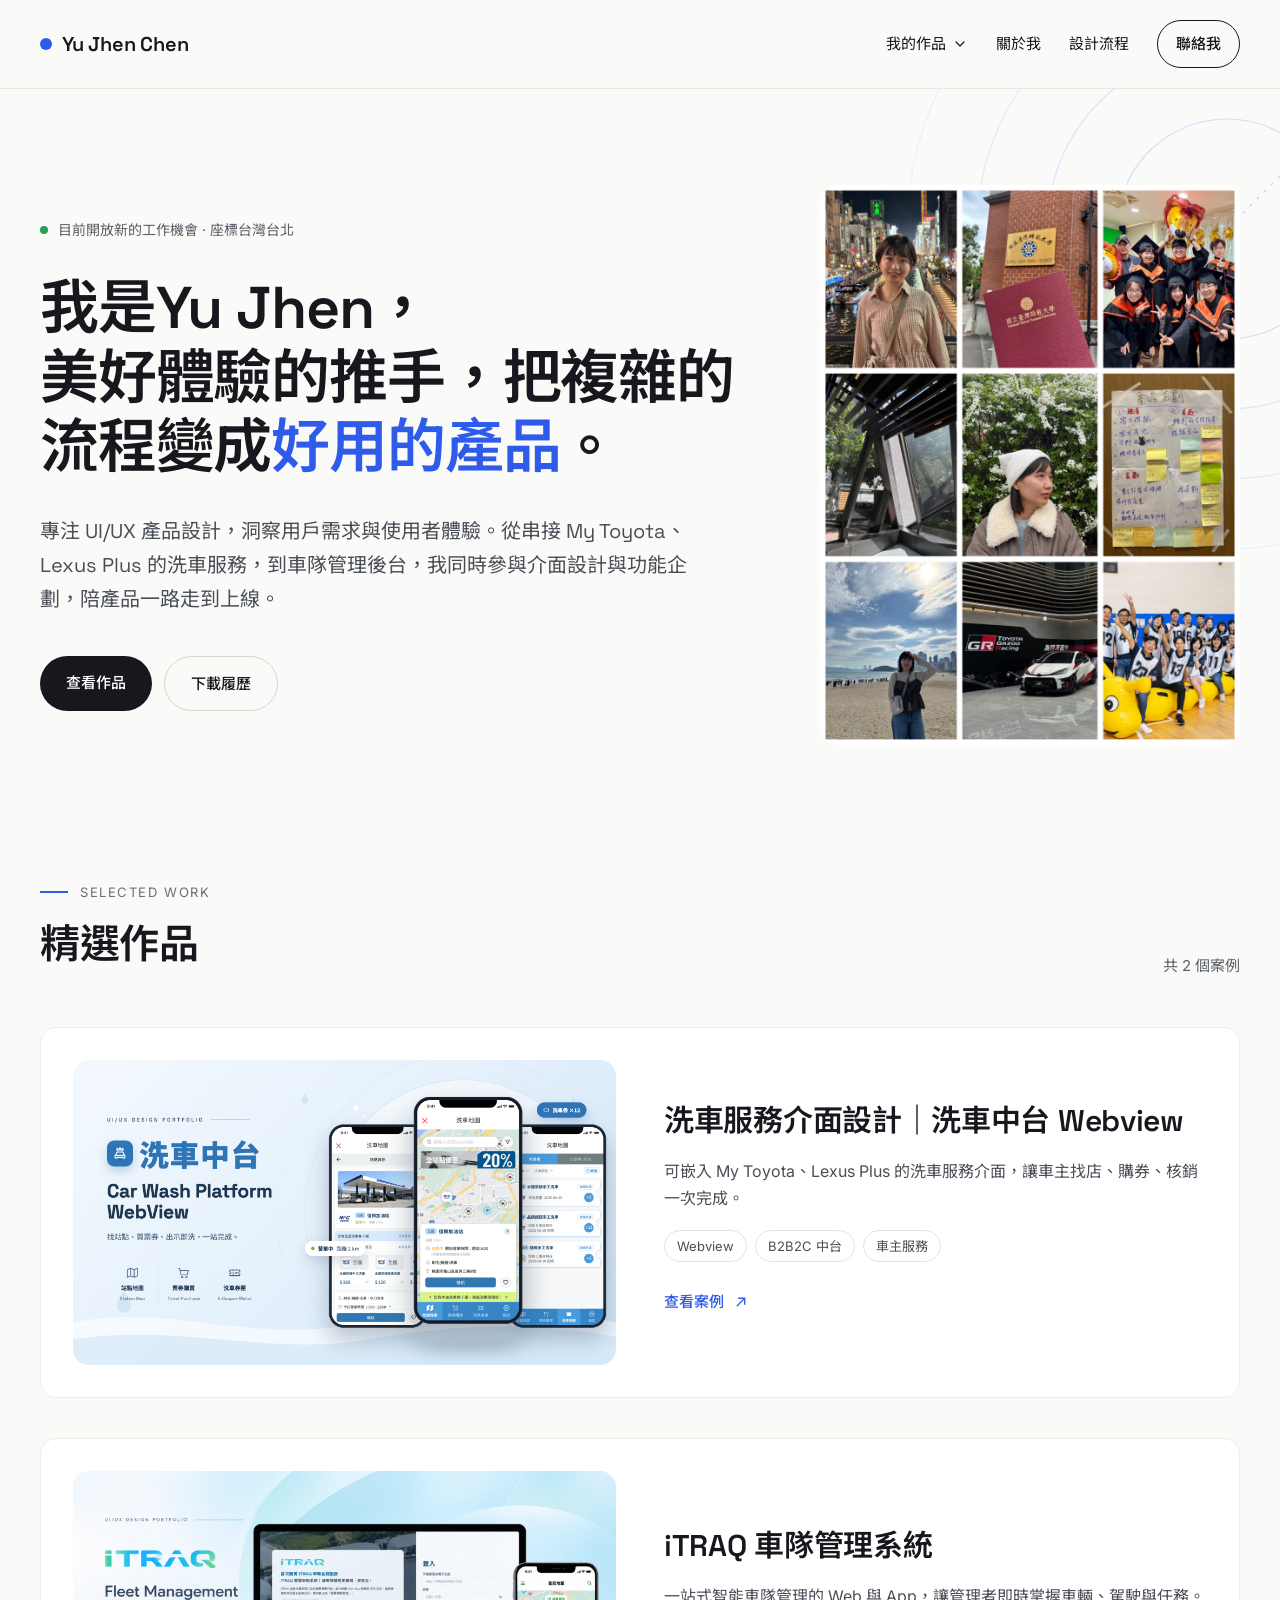
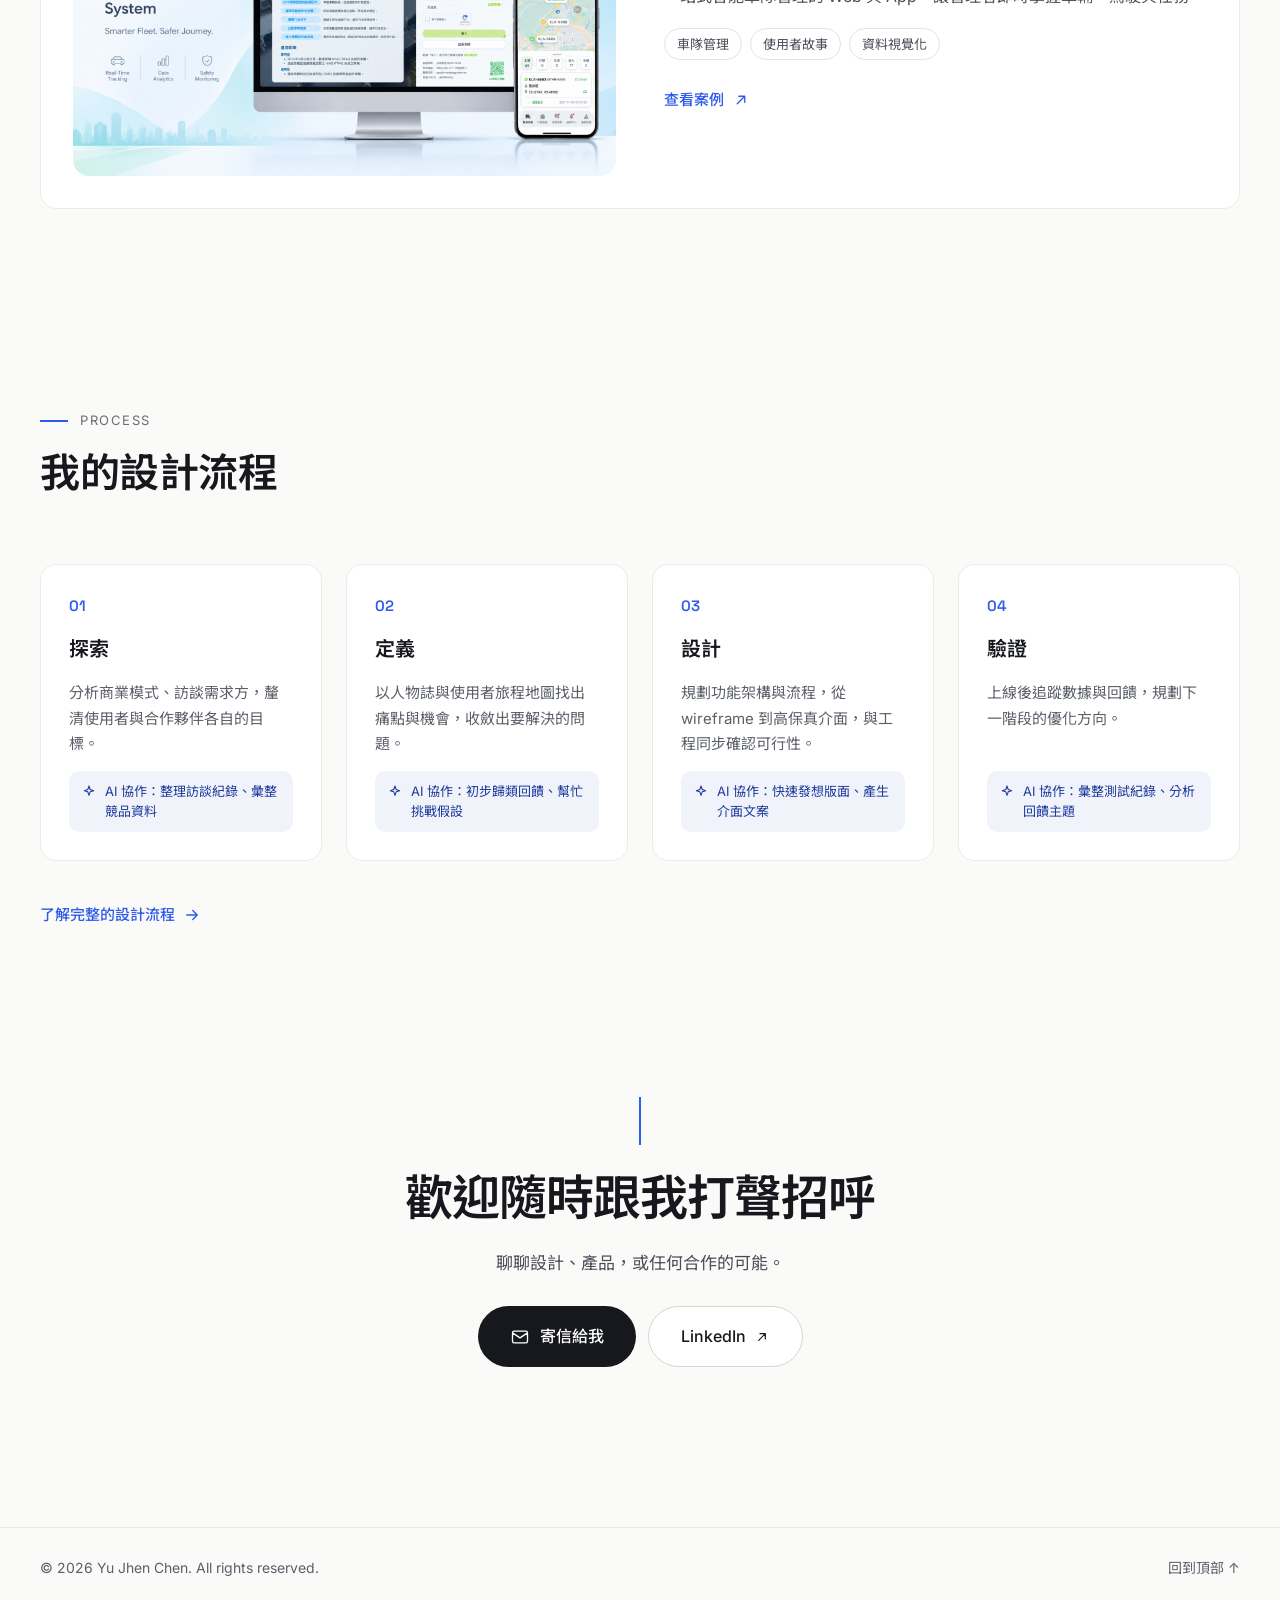
<file: index.html>
<!doctype html>
<html lang="zh-Hant">
<head>
<meta charset="utf-8">
<meta name="viewport" content="width=device-width, initial-scale=1">
<title>Yu Jhen Chen｜產品設計師｜UI/UX 作品集</title>
<link rel="preconnect" href="https://fonts.googleapis.com">
<link href="https://fonts.googleapis.com/css2?family=Inter:wght@400;500;600&amp;family=Noto+Sans+TC:wght@400;500;700&amp;family=Space+Grotesk:wght@500;600&amp;display=swap" rel="stylesheet">
<link rel="stylesheet" href="css/site.css">
</head>
<body>
<div class="page">

<!-- 導覽列與頁尾由 js/site.js 產生 -->
<header id="site-header" class="site-header">
<nav aria-label="主要導覽" class="site-nav"><a href="index.html" class="brand">Yu Jhen Chen</a></nav>
</header>
<script src="js/site.js"></script>

<main id="top">

<!-- Hero -->
<section class="home-section1">
<svg data-ln="arcs" aria-hidden="true" viewBox="0 0 560 560" fill="none" class="home-svg1">
<circle cx="420" cy="140" r="110" stroke="#D5DDF9" stroke-width="1.2"></circle>
<circle cx="420" cy="140" r="180" stroke="#DDE4FA" stroke-width="1.2"></circle>
<circle cx="420" cy="140" r="250" stroke="#E4E9FB" stroke-width="1.2"></circle>
<circle cx="420" cy="140" r="320" stroke="#EBEFFC" stroke-width="1.2"></circle>
<path d="M40 520L540 20" stroke="#C2CEF7" stroke-width="1.2" stroke-dasharray="2 8" stroke-linecap="round"></path>
</svg>
<div class="home-div2">
<p class="home-p3"><span aria-hidden="true" class="home-span2"></span>
目前開放新的工作機會 · 座標台灣台北
</p>
<h1 class="home-h11">我是Yu Jhen，<br>美好體驗的推手，把複雜的流程變成<span class="home-span3">好用的產品</span>。
</h1>
<p class="home-p4">
專注 UI/UX 產品設計，洞察用戶需求與使用者體驗。從串接 My Toyota、Lexus Plus 的洗車服務，到車隊管理後台，我同時參與介面設計與功能企劃，陪產品一路走到上線。
</p>
<div class="c-div3">
<a href="#work" class="btn-primary" data-h="primary">查看作品</a>
<a href="assets/resume.pdf" download="Yu-Jhen-Chen-Resume.pdf" class="btn-outline" data-h="pill">下載履歷</a>
</div>
</div>
<img src="assets/images/hero-collage.jpg" alt="Yu Jhen 的生活與工作照片拼貼：旅行、畢業、工作坊與團隊活動" class="home-img1">
</section>

<!-- 作品 -->
<section id="work" class="home-section2">
<div class="home-div3">
<div>
<p class="eyebrow" data-ln="eyebrow">Selected Work</p>
<h2 class="home-h21">精選作品</h2>
</div>
<p class="text-15-muted">共 2 個案例</p>
</div>

<div class="home-div4">

<a href="carwash.html" class="home-a1" data-h="card">

<!-- 封面 -->
<div class="home-div5">


<img src="assets/images/carwash-cover.png" alt="洗車中台 Car Wash Platform WebView 封面：站點資訊、地圖探索與洗車券匣三支手機畫面" class="img-cover">


</div>

<!-- 說明 -->
<div class="home-div1">
<h3 class="home-h31">洗車服務介面設計｜洗車中台 Webview</h3>
<p class="home-p2">可嵌入 My Toyota、Lexus Plus 的洗車服務介面，讓車主找店、購券、核銷一次完成。</p>
<div class="wrap-8">

<span class="tag">Webview</span>

<span class="tag">B2B2C 中台</span>

<span class="tag">車主服務</span>

</div>
<span class="home-span1">查看案例
<svg aria-hidden="true" width="18" height="18" viewBox="0 0 24 24" fill="none" stroke="currentColor" stroke-width="1.8" stroke-linecap="round" stroke-linejoin="round"><path d="M7 17L17 7M9 7h8v8"></path></svg>
</span>
</div>
</a>

<a href="itraq.html" class="home-a1" data-h="card">

<!-- 封面 -->
<div class="home-div6">


<img src="assets/images/itraq-cover.png" alt="iTRAQ Fleet Management System 主視覺：桌機版登入頁與手機版監控地圖" class="img-cover">


</div>

<!-- 說明 -->
<div class="home-div1">
<h3 class="home-h31">iTRAQ 車隊管理系統</h3>
<p class="home-p2">一站式智能車隊管理的 Web 與 App，讓管理者即時掌握車輛、駕駛與任務。</p>
<div class="wrap-8">

<span class="tag">車隊管理</span>

<span class="tag">使用者故事</span>

<span class="tag">資料視覺化</span>

</div>
<span class="home-span1">查看案例
<svg aria-hidden="true" width="18" height="18" viewBox="0 0 24 24" fill="none" stroke="currentColor" stroke-width="1.8" stroke-linecap="round" stroke-linejoin="round"><path d="M7 17L17 7M9 7h8v8"></path></svg>
</span>
</div>
</a>

</div>
</section>

<!-- 設計流程 -->
<section id="process" class="home-section3">
<p class="eyebrow" data-ln="eyebrow">Process</p>
<h2 class="home-h22">我的設計流程</h2>
<ol class="home-ol1">

<li class="home-li1">
<span class="num-accent">01</span>
<h3 class="title-20">探索</h3>
<p class="text-15-muted">分析商業模式、訪談需求方，釐清使用者與合作夥伴各自的目標。</p>
<p class="home-p1">
<svg aria-hidden="true" width="16" height="16" viewBox="0 0 24 24" fill="none" stroke="currentColor" stroke-width="1.6" stroke-linecap="round" stroke-linejoin="round" class="icon-inline"><path d="M12 3l1.8 5.2L19 10l-5.2 1.8L12 17l-1.8-5.2L5 10l5.2-1.8z"></path></svg>
<span>AI 協作：整理訪談紀錄、彙整競品資料</span>
</p>
</li>

<li class="home-li1">
<span class="num-accent">02</span>
<h3 class="title-20">定義</h3>
<p class="text-15-muted">以人物誌與使用者旅程地圖找出痛點與機會，收斂出要解決的問題。</p>
<p class="home-p1">
<svg aria-hidden="true" width="16" height="16" viewBox="0 0 24 24" fill="none" stroke="currentColor" stroke-width="1.6" stroke-linecap="round" stroke-linejoin="round" class="icon-inline"><path d="M12 3l1.8 5.2L19 10l-5.2 1.8L12 17l-1.8-5.2L5 10l5.2-1.8z"></path></svg>
<span>AI 協作：初步歸類回饋、幫忙挑戰假設</span>
</p>
</li>

<li class="home-li1">
<span class="num-accent">03</span>
<h3 class="title-20">設計</h3>
<p class="text-15-muted">規劃功能架構與流程，從 wireframe 到高保真介面，與工程同步確認可行性。</p>
<p class="home-p1">
<svg aria-hidden="true" width="16" height="16" viewBox="0 0 24 24" fill="none" stroke="currentColor" stroke-width="1.6" stroke-linecap="round" stroke-linejoin="round" class="icon-inline"><path d="M12 3l1.8 5.2L19 10l-5.2 1.8L12 17l-1.8-5.2L5 10l5.2-1.8z"></path></svg>
<span>AI 協作：快速發想版面、產生介面文案</span>
</p>
</li>

<li class="home-li1">
<span class="num-accent">04</span>
<h3 class="title-20">驗證</h3>
<p class="text-15-muted">上線後追蹤數據與回饋，規劃下一階段的優化方向。</p>
<p class="home-p1">
<svg aria-hidden="true" width="16" height="16" viewBox="0 0 24 24" fill="none" stroke="currentColor" stroke-width="1.6" stroke-linecap="round" stroke-linejoin="round" class="icon-inline"><path d="M12 3l1.8 5.2L19 10l-5.2 1.8L12 17l-1.8-5.2L5 10l5.2-1.8z"></path></svg>
<span>AI 協作：彙整測試紀錄、分析回饋主題</span>
</p>
</li>

</ol>
<a href="process.html" class="home-a2" data-h="link">了解完整的設計流程
<svg aria-hidden="true" width="18" height="18" viewBox="0 0 24 24" fill="none" stroke="currentColor" stroke-width="1.8" stroke-linecap="round" stroke-linejoin="round"><path d="M5 12h14M13 6l6 6-6 6"></path></svg>
</a>
</section>

<!-- 聯絡 -->
<section id="contact" class="home-section4">
<div class="contact-inner">
<h2 class="c-h21" data-ln="contact">歡迎隨時跟我打聲招呼</h2>
<p class="text-17">聊聊設計、產品，或任何合作的可能。</p>
<div class="c-div1">
<a href="mailto:yujhen99127@gmail.com" class="btn-primary-lg" data-h="primary">
<svg aria-hidden="true" width="20" height="20" viewBox="0 0 24 24" fill="none" stroke="currentColor" stroke-width="1.6" stroke-linecap="round" stroke-linejoin="round"><path d="M5 5h14a2 2 0 0 1 2 2v10a2 2 0 0 1-2 2H5a2 2 0 0 1-2-2V7a2 2 0 0 1 2-2zM3 7l9 6 9-6"></path></svg>
寄信給我
</a>
<a href="https://www.linkedin.com/in/yu-jhen-c-207bb4201/" class="btn-outline-lg" data-h="pill">LinkedIn
<svg aria-hidden="true" width="16" height="16" viewBox="0 0 24 24" fill="none" stroke="currentColor" stroke-width="1.8" stroke-linecap="round" stroke-linejoin="round"><path d="M7 17L17 7M9 7h8v8"></path></svg>
</a>
</div>
</div>
</section>

</main>

<footer id="site-footer" class="site-footer"></footer>

</div>
</body>
</html>
</file>
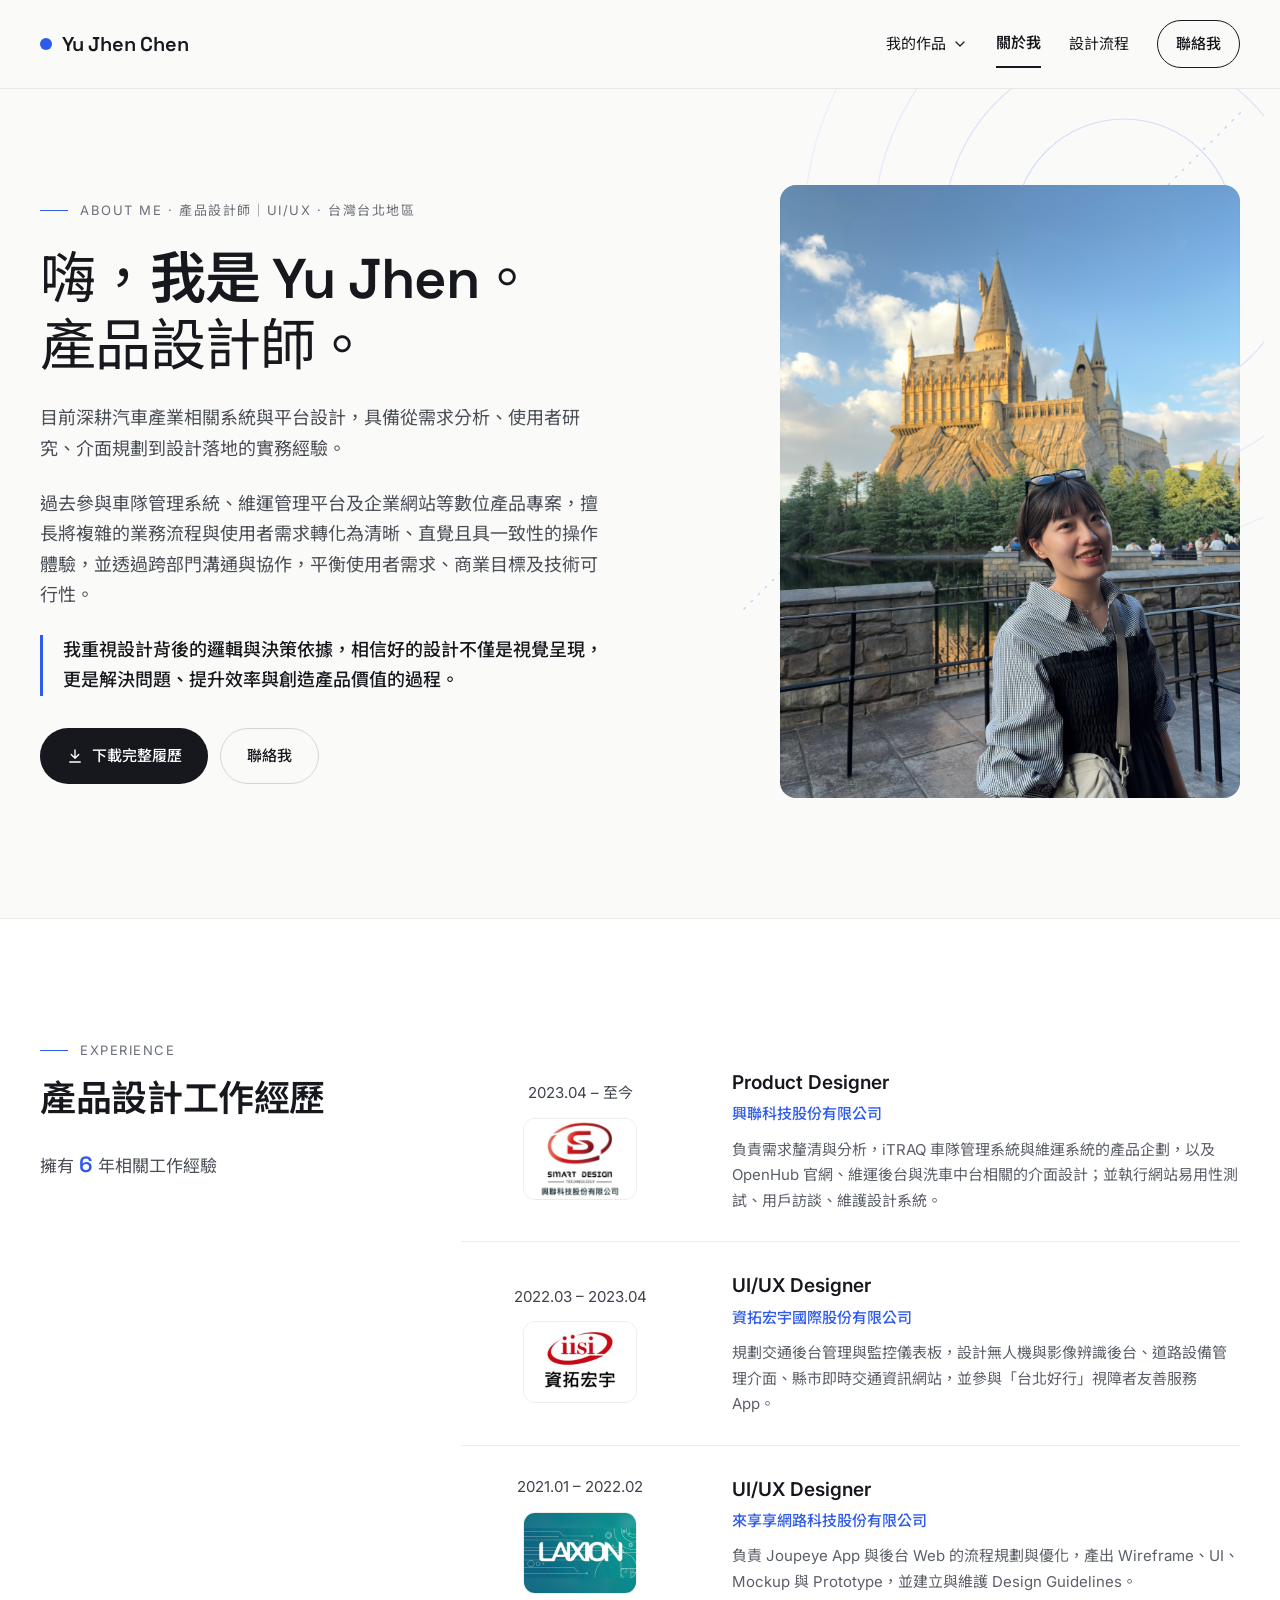
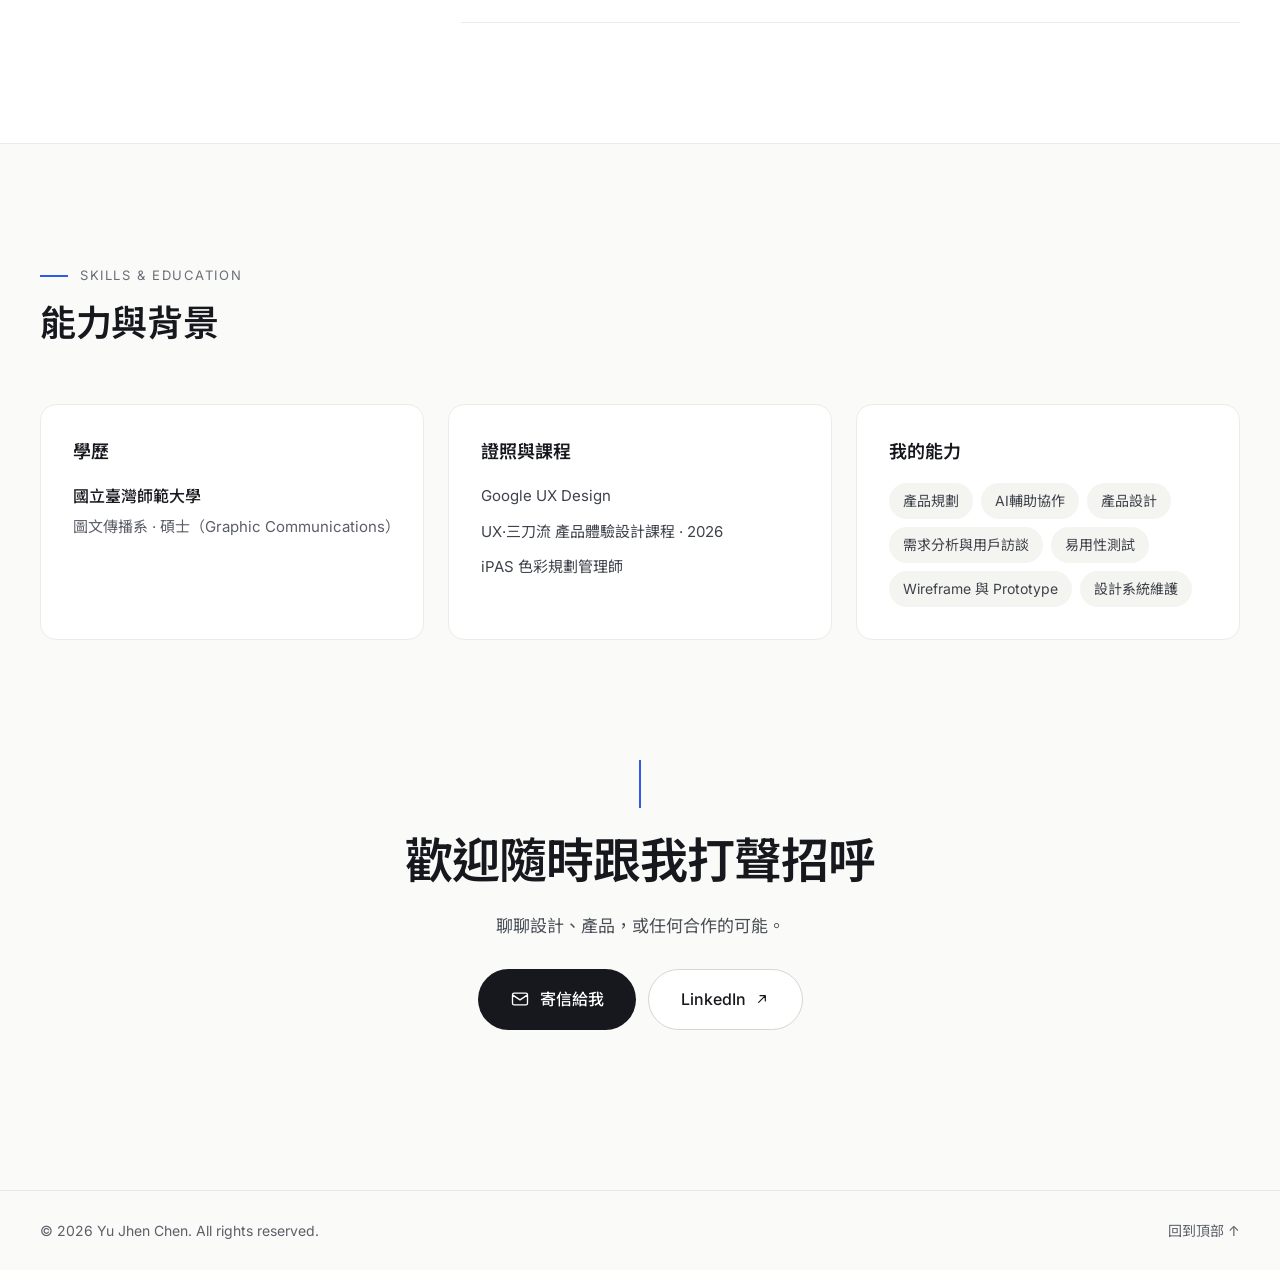
<file: about.html>
<!doctype html>
<html lang="zh-Hant">
<head>
<meta charset="utf-8">
<meta name="viewport" content="width=device-width, initial-scale=1">
<title>關於我與履歷</title>
<link rel="preconnect" href="https://fonts.googleapis.com">
<link href="https://fonts.googleapis.com/css2?family=Inter:wght@400;500;600&amp;family=Noto+Sans+TC:wght@400;500;700&amp;family=Space+Grotesk:wght@500;600&amp;display=swap" rel="stylesheet">
<link rel="stylesheet" href="css/site.css">
</head>
<body>
<div class="page">

<!-- 導覽列與頁尾由 js/site.js 產生 -->
<header id="site-header" class="site-header">
<nav aria-label="主要導覽" class="site-nav"><a href="index.html" class="brand">Yu Jhen Chen</a></nav>
</header>
<script src="js/site.js"></script>

<main id="top">

<!-- 介紹 -->
<section class="about-section1">
<svg data-ln="arcs" aria-hidden="true" viewBox="0 0 560 560" fill="none" class="c-svg1">
<circle cx="420" cy="140" r="110" stroke="#D5DDF9" stroke-width="1.2"></circle>
<circle cx="420" cy="140" r="180" stroke="#DDE4FA" stroke-width="1.2"></circle>
<circle cx="420" cy="140" r="250" stroke="#E4E9FB" stroke-width="1.2"></circle>
<circle cx="420" cy="140" r="320" stroke="#EBEFFC" stroke-width="1.2"></circle>
<path d="M40 520L540 20" stroke="#C2CEF7" stroke-width="1.2" stroke-dasharray="2 8" stroke-linecap="round"></path>
</svg>
<div class="about-div5">
<p class="c-p2" data-ln="eyebrow">ABOUT ME · 產品設計師｜UI/UX · 台灣台北地區</p>
<h1 class="about-h11"><span class="about-span3">嗨，</span>我是 Yu Jhen<span class="about-span3">。<br>產品設計師。</span></h1>
<p class="about-p2">目前深耕汽車產業相關系統與平台設計，具備從需求分析、使用者研究、介面規劃到設計落地的實務經驗。</p>
<p class="about-p2">過去參與車隊管理系統、維運管理平台及企業網站等數位產品專案，擅長將複雜的業務流程與使用者需求轉化為清晰、直覺且具一致性的操作體驗，並透過跨部門溝通與協作，平衡使用者需求、商業目標及技術可行性。</p>
<p class="about-p3">我重視設計背後的邏輯與決策依據，相信好的設計不僅是視覺呈現，更是解決問題、提升效率與創造產品價值的過程。</p>
<div class="c-div3">
<a href="assets/resume.pdf" download="Yu-Jhen-Chen-Resume.pdf" class="about-a1" data-h="primary">
<svg aria-hidden="true" width="18" height="18" viewBox="0 0 24 24" fill="none" stroke="currentColor" stroke-width="1.8" stroke-linecap="round" stroke-linejoin="round"><path d="M12 4v11M7 10l5 5 5-5M5 20h14"></path></svg>
下載完整履歷
</a>
<a href="#contact" class="btn-outline" data-h="pill">聯絡我</a>
</div>
</div>
<img src="assets/images/portrait.jpg" alt="Yu Jhen 的個人照片" class="about-img1">
</section>

<!-- 工作經歷 -->
<section class="c-section1">
<div class="about-div6">
<div>
<p class="eyebrow" data-ln="eyebrow">Experience</p>
<h2 class="about-h21">產品設計工作經歷</h2>
<p class="about-p4">擁有 <strong class="about-strong1">6</strong> 年相關工作經驗</p>
</div>
<ol class="c-ol1">

<li class="about-li1">
<div class="about-div1">
<span class="about-span1">2023.04 – 至今</span>
<div class="about-div2">

<img src="assets/images/logo-smartdesign.png" alt="興聯科技股份有限公司 標誌" class="img-cover">


</div>
</div>
<div class="about-div3">
<div class="stack-2">
<h3 class="about-h31">Product Designer</h3>
<span class="about-span2">興聯科技股份有限公司</span>
</div>
<p class="about-p1">負責需求釐清與分析，iTRAQ 車隊管理系統與維運系統的產品企劃，以及 OpenHub 官網、維運後台與洗車中台相關的介面設計；並執行網站易用性測試、用戶訪談、維護設計系統。</p>
</div>
</li>

<li class="about-li1">
<div class="about-div1">
<span class="about-span1">2022.03 – 2023.04</span>
<div class="about-div2">

<img src="assets/images/logo-iisi.png" alt="資拓宏宇國際股份有限公司 標誌" class="img-cover">


</div>
</div>
<div class="about-div3">
<div class="stack-2">
<h3 class="about-h31">UI/UX Designer</h3>
<span class="about-span2">資拓宏宇國際股份有限公司</span>
</div>
<p class="about-p1">規劃交通後台管理與監控儀表板，設計無人機與影像辨識後台、道路設備管理介面、縣市即時交通資訊網站，並參與「台北好行」視障者友善服務 App。</p>
</div>
</li>

<li class="about-li1">
<div class="about-div1">
<span class="about-span1">2021.01 – 2022.02</span>
<div class="about-div2">

<img src="assets/images/logo-laixion.png" alt="來享享網路科技股份有限公司 標誌" class="img-cover">


</div>
</div>
<div class="about-div3">
<div class="stack-2">
<h3 class="about-h31">UI/UX Designer</h3>
<span class="about-span2">來享享網路科技股份有限公司</span>
</div>
<p class="about-p1">負責 Joupeye App 與後台 Web 的流程規劃與優化，產出 Wireframe、UI、Mockup 與 Prototype，並建立與維護 Design Guidelines。</p>
</div>
</li>

</ol>
</div>
</section>

<!-- 技能 / 工具 / 學歷 -->
<section class="about-section2">
<p class="eyebrow" data-ln="eyebrow">Skills &amp; Education</p>
<h2 class="about-h22">能力與背景</h2>
<div class="about-div7">

<div class="about-div4">
<h3 class="title-18">學歷</h3>
<div class="about-div8">
<span class="about-span5">國立臺灣師範大學</span>
<span class="about-span6">圖文傳播系 · 碩士（Graphic Communications）</span>
</div>
</div><div class="about-div4">
<h3 class="title-18">證照與課程</h3>
<ul class="c-ul1">
<li>Google UX Design</li>
<li>UX‧三刀流 產品體驗設計課程 · 2026</li>
<li>iPAS 色彩規劃管理師</li>
</ul>
</div><div class="about-div4">
<h3 class="title-18">我的能力</h3>
<div class="wrap-8"><span class="skill-chip">產品規劃</span><span class="skill-chip">AI輔助協作</span><span class="skill-chip">產品設計</span><span class="skill-chip">需求分析與用戶訪談</span><span class="skill-chip">易用性測試</span><span class="skill-chip">Wireframe 與 Prototype</span><span class="skill-chip">設計系統維護</span></div>
</div>







</div>
</section>

<!-- 聯絡 -->
<section id="contact" class="about-section3">
<div class="contact-inner">
<h2 class="c-h21" data-ln="contact">歡迎隨時跟我打聲招呼</h2>
<p class="text-17">聊聊設計、產品，或任何合作的可能。</p>
<div class="c-div1">
<a href="mailto:yujhen99127@gmail.com" class="btn-primary-lg" data-h="primary">
<svg aria-hidden="true" width="20" height="20" viewBox="0 0 24 24" fill="none" stroke="currentColor" stroke-width="1.6" stroke-linecap="round" stroke-linejoin="round"><path d="M5 5h14a2 2 0 0 1 2 2v10a2 2 0 0 1-2 2H5a2 2 0 0 1-2-2V7a2 2 0 0 1 2-2zM3 7l9 6 9-6"></path></svg>
寄信給我
</a>
<a href="https://www.linkedin.com/in/yu-jhen-c-207bb4201/" class="btn-outline-lg" data-h="pill">LinkedIn
<svg aria-hidden="true" width="16" height="16" viewBox="0 0 24 24" fill="none" stroke="currentColor" stroke-width="1.8" stroke-linecap="round" stroke-linejoin="round"><path d="M7 17L17 7M9 7h8v8"></path></svg>
</a>
</div>
</div>
</section>

</main>

<footer id="site-footer" class="site-footer"></footer>

</div>
</body>
</html>
</file>
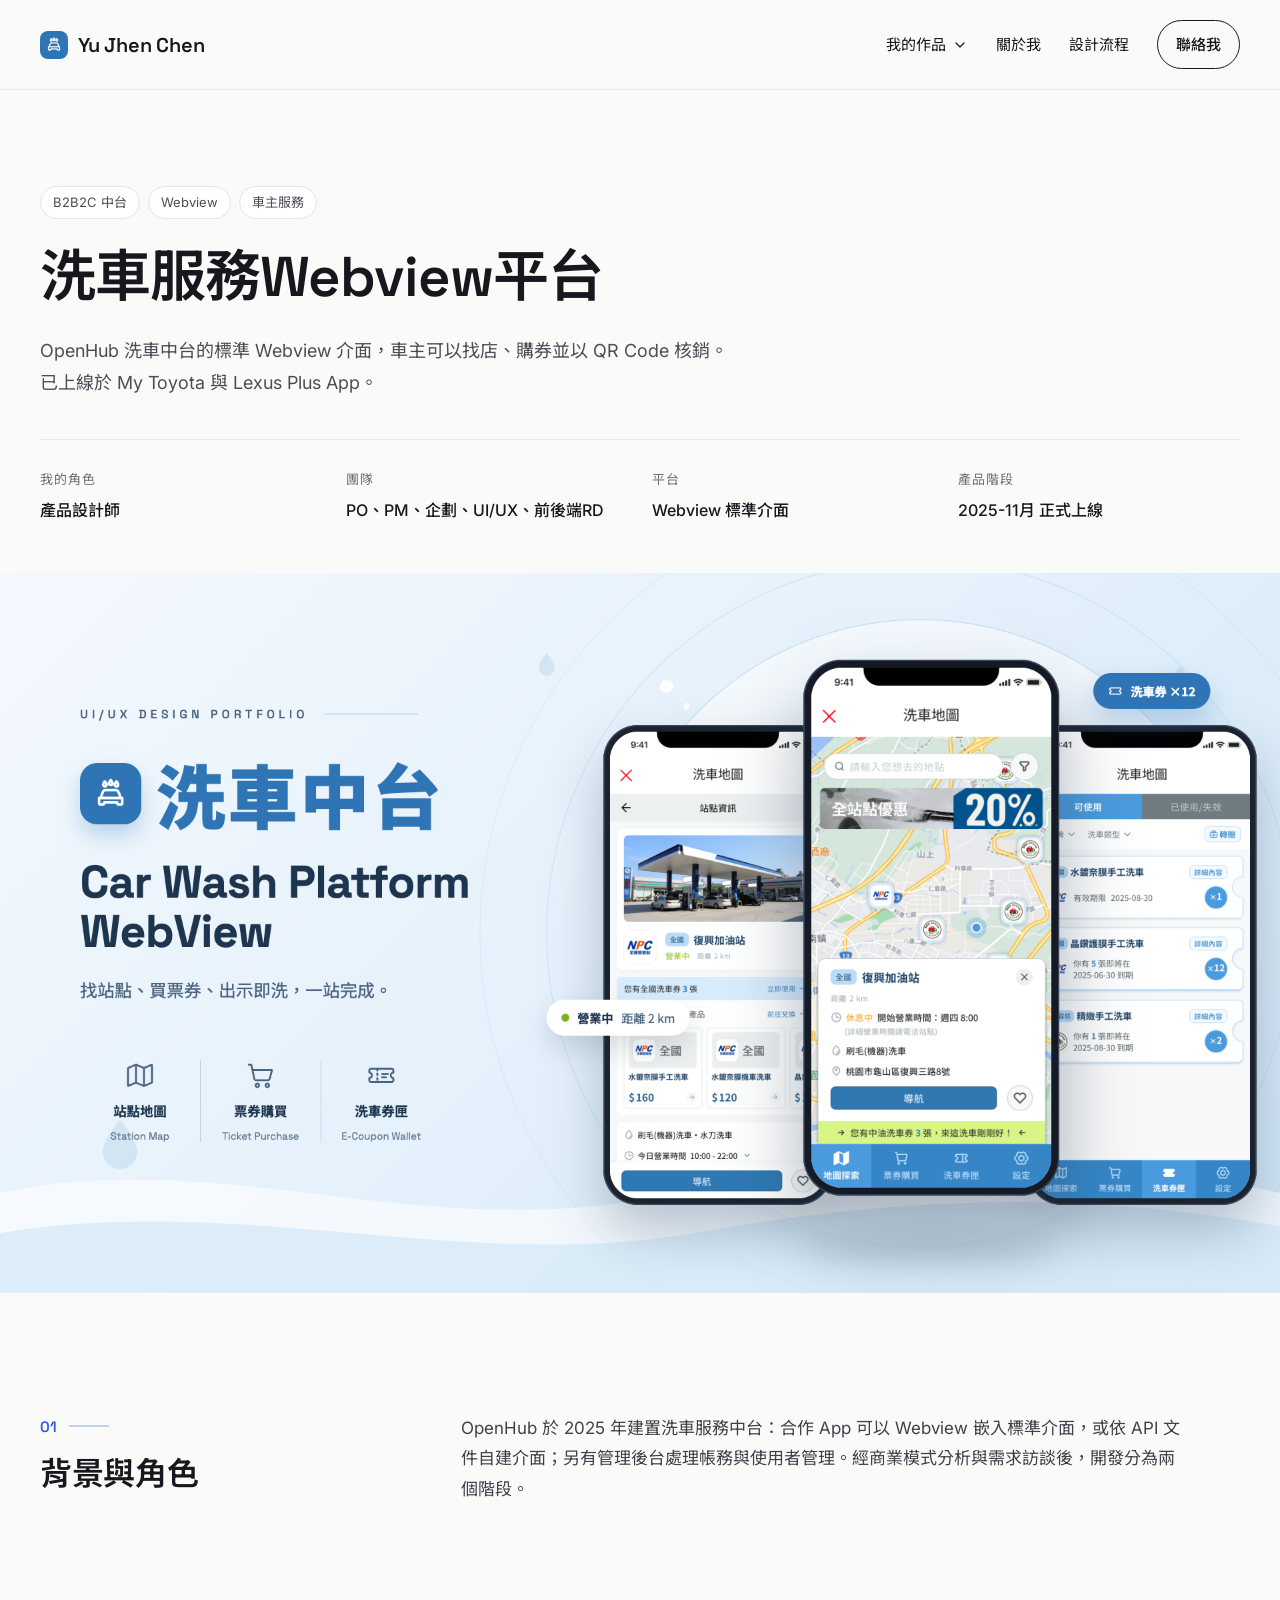
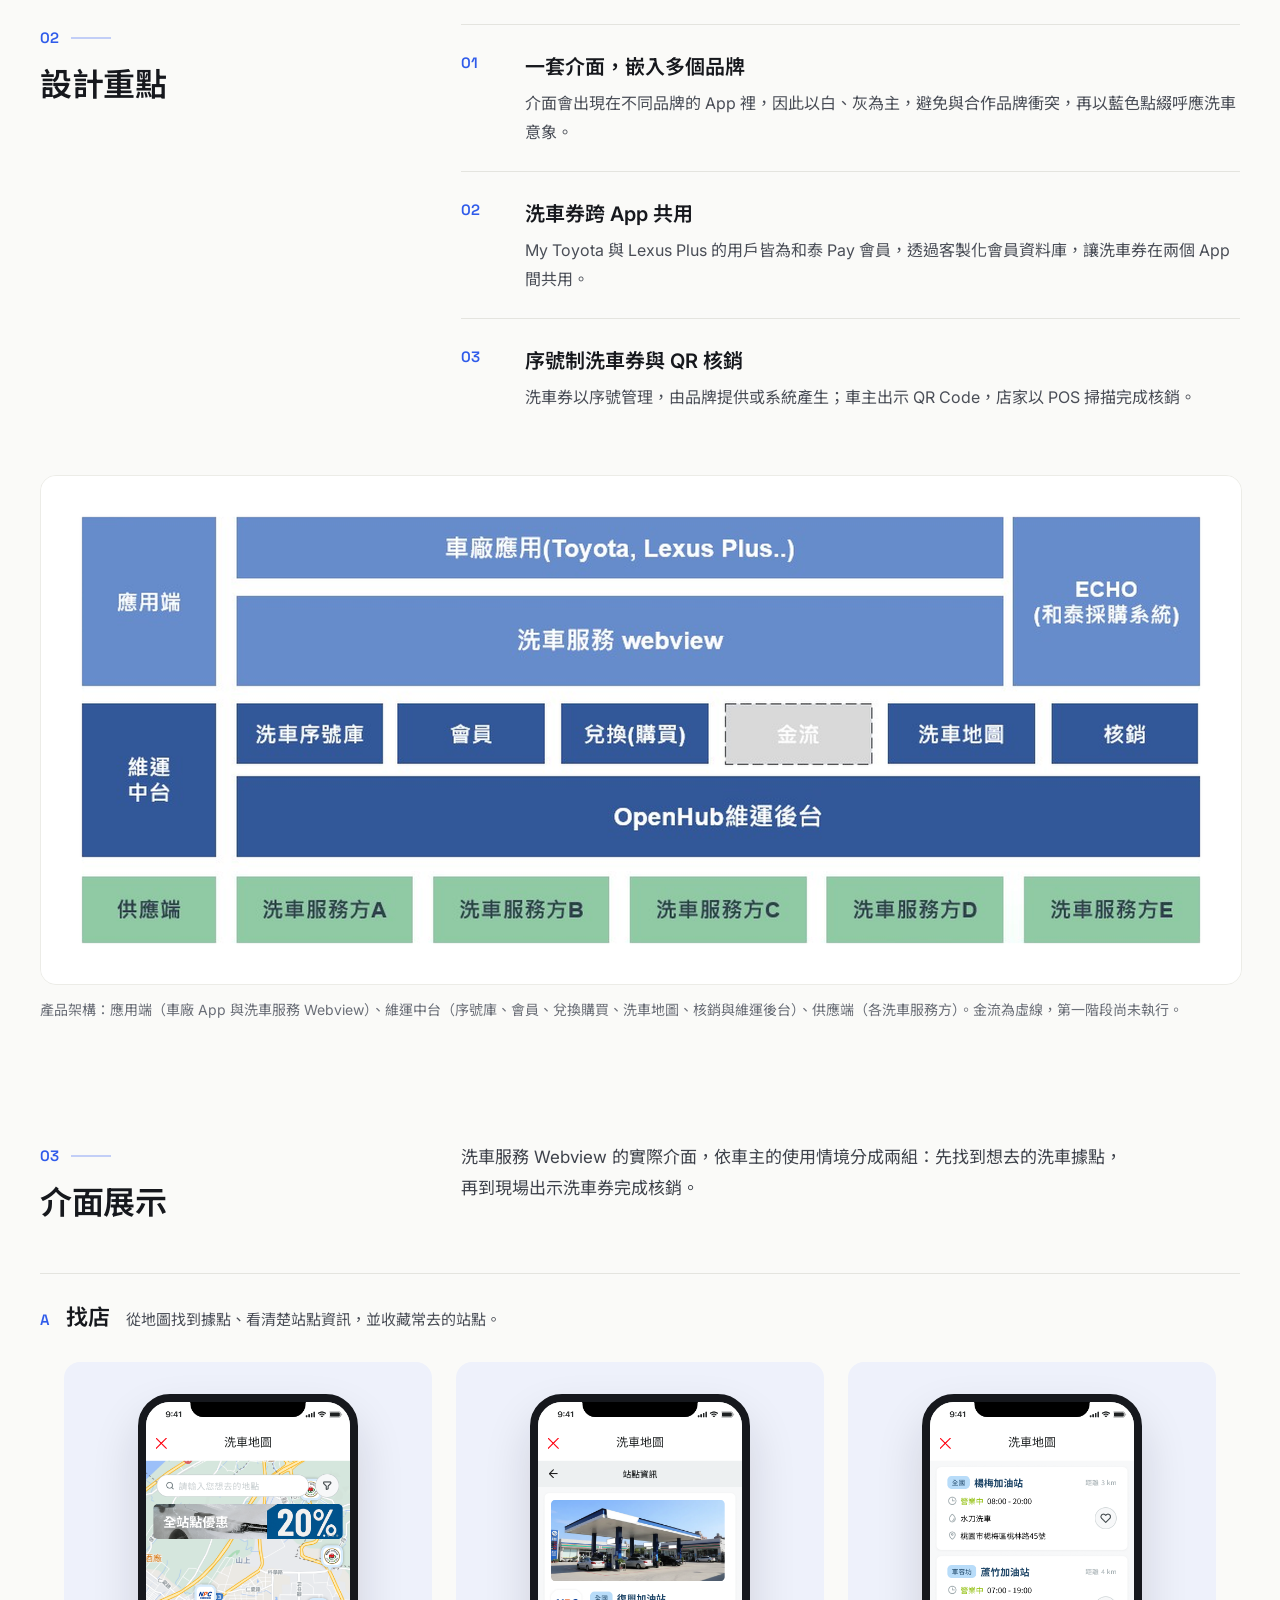
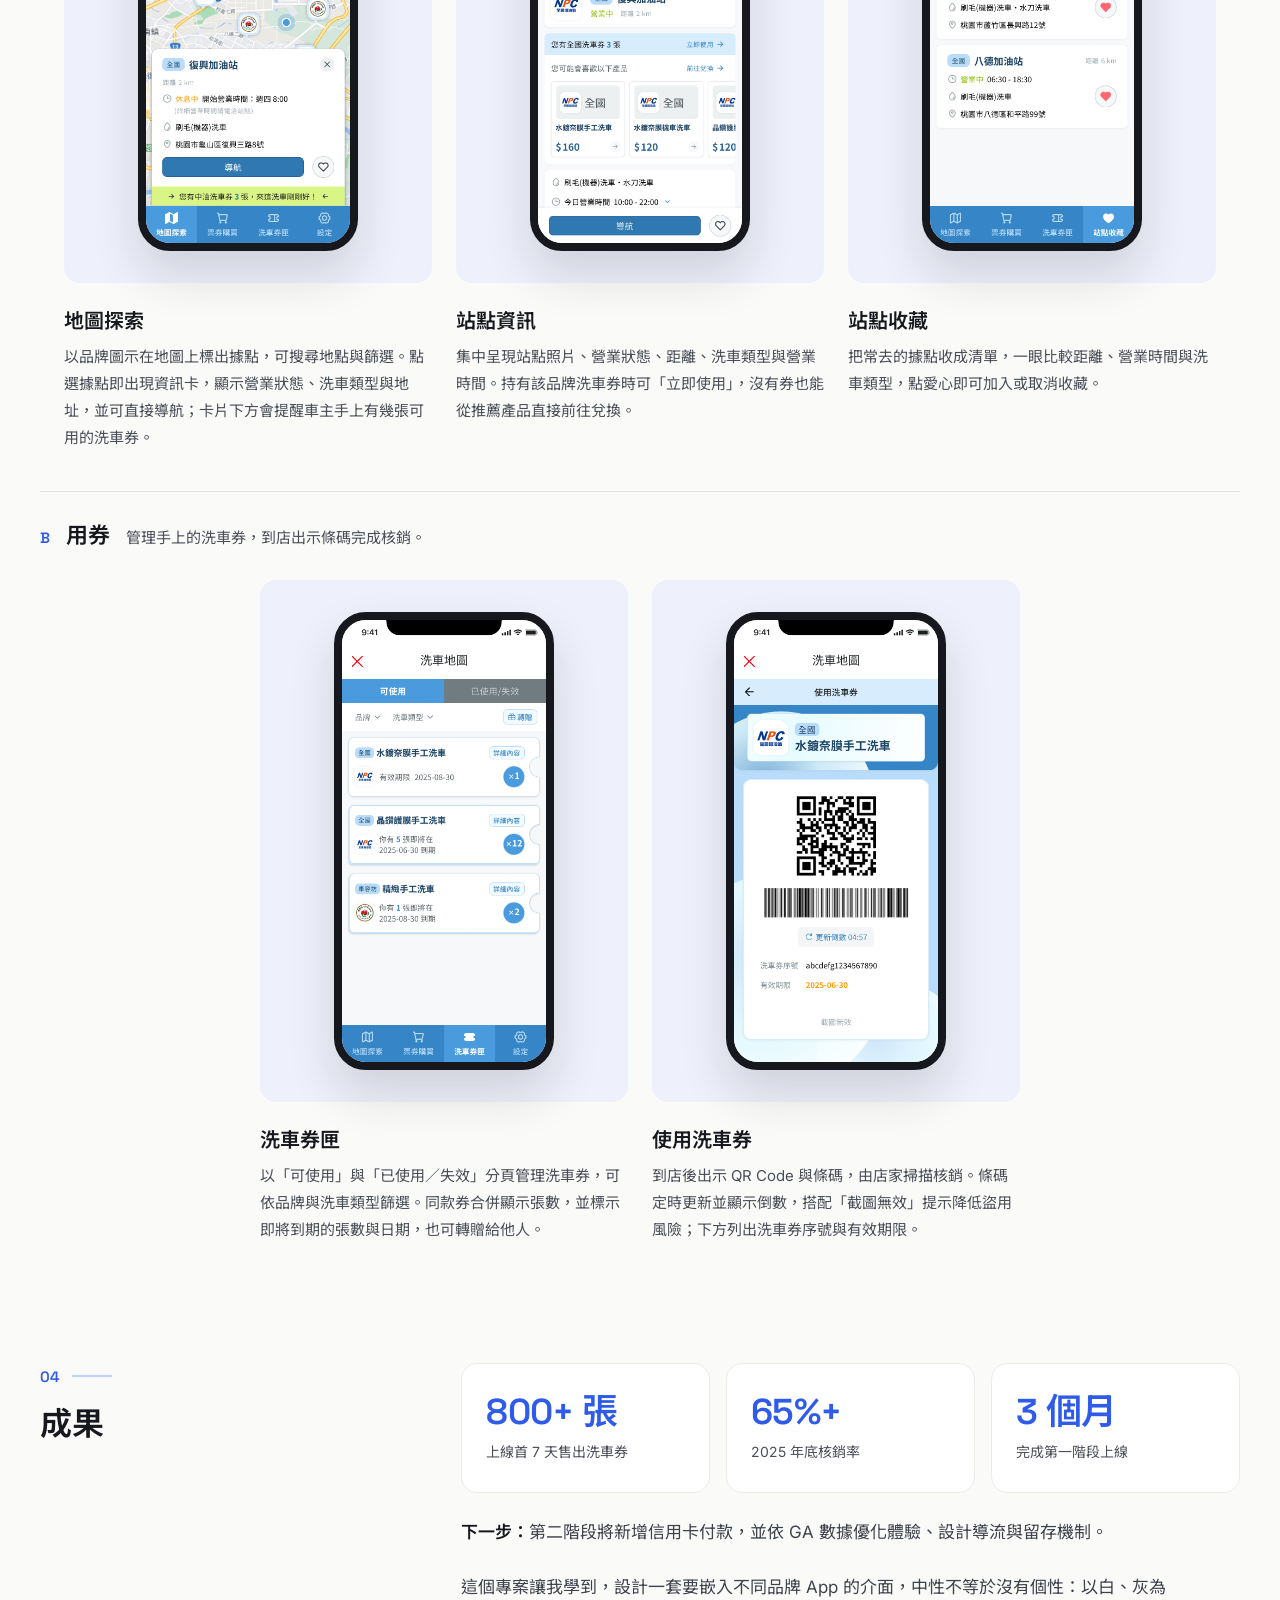
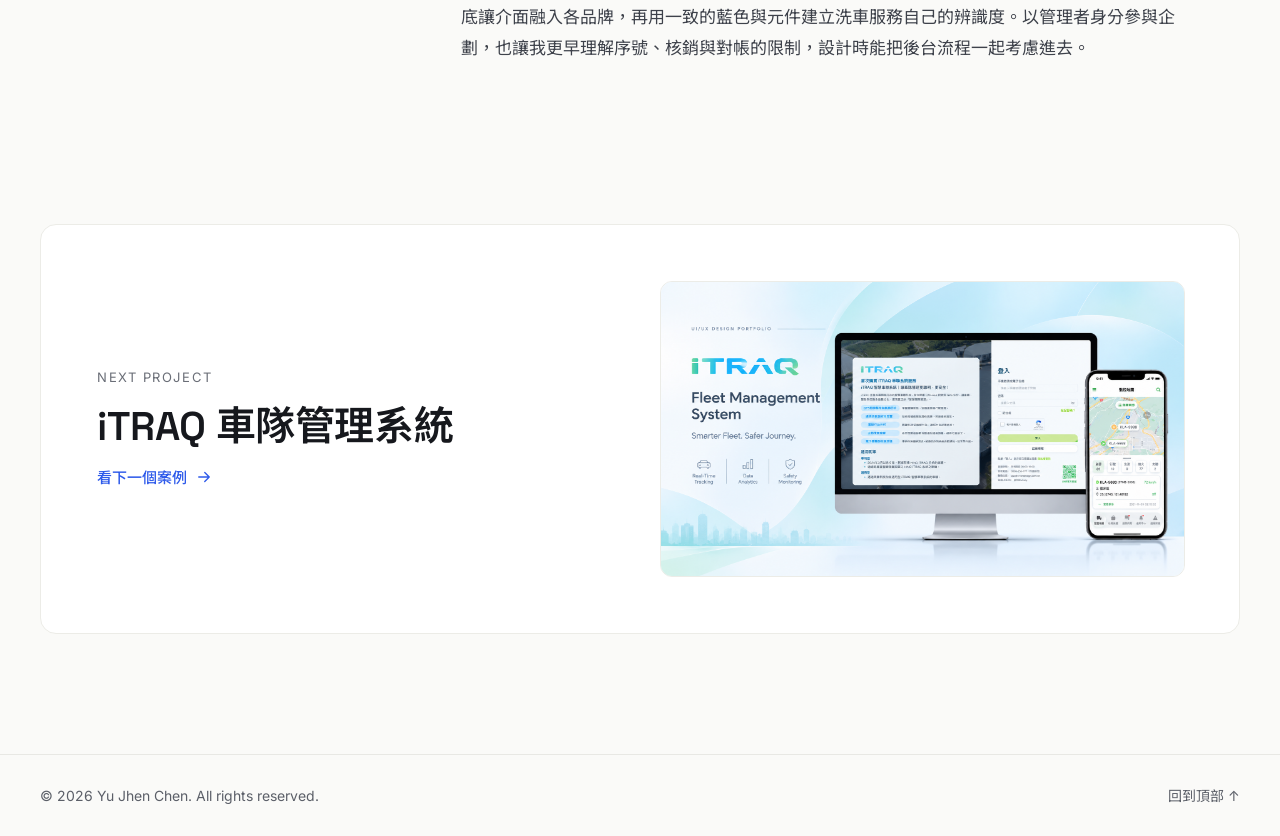
<file: carwash.html>
<!doctype html>
<html lang="zh-Hant">
<head>
<meta charset="utf-8">
<meta name="viewport" content="width=device-width, initial-scale=1">
<title>洗車服務介面設計</title>
<link rel="preconnect" href="https://fonts.googleapis.com">
<link href="https://fonts.googleapis.com/css2?family=Inter:wght@400;500;600&amp;family=Noto+Sans+TC:wght@400;500;700&amp;family=Space+Grotesk:wght@500;600&amp;display=swap" rel="stylesheet">
<link rel="stylesheet" href="css/site.css">
</head>
<body data-brand-icon="assets/images/carwash-icon.png">
<div class="page page-case">

<header id="site-header" class="site-header">
<nav aria-label="主要導覽" class="site-nav"><a href="index.html" class="brand">Yu Jhen Chen</a></nav>
</header>
<script src="js/site.js"></script>

<main id="top">

<section class="c-section2">
<div class="wrap-8">
<span class="tag">B2B2C 中台</span><span class="tag">Webview</span><span class="tag">車主服務</span>
</div>
<h1 class="carwash-h11">洗車服務Webview平台</h1>
<p class="carwash-p1">OpenHub 洗車中台的標準 Webview 介面，車主可以找店、購券並以 QR Code 核銷。已上線於 My Toyota 與 Lexus Plus App。</p>
<dl class="c-dl1">

<div><dt class="label-caps">我的角色</dt><dd class="meta-value">產品設計師</dd></div>

<div><dt class="label-caps">團隊</dt><dd class="meta-value">PO、PM、企劃、UI/UX、前後端RD</dd></div>

<div><dt class="label-caps">平台</dt><dd class="meta-value">Webview 標準介面</dd></div>

<div><dt class="label-caps">產品階段</dt><dd class="meta-value">2025-11月 正式上線</dd></div>

</dl>

</section>

<img src="assets/images/carwash-cover.png" alt="洗車中台 Car Wash Platform WebView 封面：站點資訊、地圖探索與洗車券匣三支手機畫面" width="1920" height="1080" class="carwash-img3">

<div class="c-div5">
<section class="case-section">
<div>
<p class="section-num" data-ln="num">01</p>
<h2 class="section-title">背景與角色</h2>
</div>
<div class="c-div6">
<p class="c-p1">OpenHub 於 2025 年建置洗車服務中台：合作 App 可以 Webview 嵌入標準介面，或依 API 文件自建介面；另有管理後台處理帳務與使用者管理。經商業模式分析與需求訪談後，開發分為兩個階段。</p>

</div>
</section>

<section class="case-section">
<div>
<p class="section-num" data-ln="num">02</p>
<h2 class="section-title">設計重點</h2>
</div>
<ol class="c-ol1">

<li class="point-row">
<span class="num-accent">01</span>
<div class="stack-4"><h3 class="title-20">一套介面，嵌入多個品牌</h3><p class="text-16-muted">介面會出現在不同品牌的 App 裡，因此以白、灰為主，避免與合作品牌衝突，再以藍色點綴呼應洗車意象。</p></div>
</li>

<li class="point-row">
<span class="num-accent">02</span>
<div class="stack-4"><h3 class="title-20">洗車券跨 App 共用</h3><p class="text-16-muted">My Toyota 與 Lexus Plus 的用戶皆為和泰 Pay 會員，透過客製化會員資料庫，讓洗車券在兩個 App 間共用。</p></div>
</li>

<li class="point-row">
<span class="num-accent">03</span>
<div class="stack-4"><h3 class="title-20">序號制洗車券與 QR 核銷</h3><p class="text-16-muted">洗車券以序號管理，由品牌提供或系統產生；車主出示 QR Code，店家以 POS 掃描完成核銷。</p></div>
</li>

</ol>
<figure class="c-figure1">
<img src="assets/images/carwash-architecture.png" alt="洗車中台產品架構圖：應用端為車廠 App 與洗車服務 Webview，維運中台包含洗車序號庫、會員、兌換購買、金流、洗車地圖、核銷與 OpenHub 維運後台，供應端為各洗車服務方" class="carwash-img4">
<figcaption class="caption">產品架構：應用端（車廠 App 與洗車服務 Webview）、維運中台（序號庫、會員、兌換購買、洗車地圖、核銷與維運後台）、供應端（各洗車服務方）。金流為虛線，第一階段尚未執行。</figcaption>
</figure>
</section>

<section class="case-section">
<div>
<p class="section-num" data-ln="num">03</p>
<h2 class="section-title">介面展示</h2>
</div>
<div class="c-div2"><p class="carwash-p2">洗車服務 Webview 的實際介面，依車主的使用情境分成兩組：先找到想去的洗車據點，再到現場出示洗車券完成核銷。</p></div>
<div class="carwash-div3">
<div class="carwash-div4">
<span class="carwash-span1">A</span>
<h3 class="title-22">找店</h3>
<p class="text-15">從地圖找到據點、看清楚站點資訊，並收藏常去的站點。</p>
</div>
<ul class="carwash-ul1">

<li class="carwash-li1">
<div class="carwash-div1">
<div class="carwash-div2">
<img src="assets/images/carwash-map.png" alt="地圖探索畫面：地圖上標示各品牌洗車據點，下方為復興加油站的資訊卡" class="carwash-img1">
</div>
</div>
<div class="stack-4"><h4 class="title-20">地圖探索</h4><p class="text-15">以品牌圖示在地圖上標出據點，可搜尋地點與篩選。點選據點即出現資訊卡，顯示營業狀態、洗車類型與地址，並可直接導航；卡片下方會提醒車主手上有幾張可用的洗車券。</p></div>
</li>

<li class="carwash-li1">
<div class="carwash-div1">
<div class="carwash-div2">
<img src="assets/images/carwash-station.png" alt="站點資訊畫面：站點照片、營業狀態、持有的洗車券與推薦產品" class="carwash-img1">
</div>
</div>
<div class="stack-4"><h4 class="title-20">站點資訊</h4><p class="text-15">集中呈現站點照片、營業狀態、距離、洗車類型與營業時間。持有該品牌洗車券時可「立即使用」，沒有券也能從推薦產品直接前往兌換。</p></div>
</li>

<li class="carwash-li1">
<div class="carwash-div1">
<div class="carwash-div2">
<img src="assets/images/carwash-favorites.png" alt="站點收藏畫面：已收藏的加油站列表" class="carwash-img1">
</div>
</div>
<div class="stack-4"><h4 class="title-20">站點收藏</h4><p class="text-15">把常去的據點收成清單，一眼比較距離、營業時間與洗車類型，點愛心即可加入或取消收藏。</p></div>
</li>

</ul>
</div>
<div class="carwash-div3">
<div class="carwash-div4">
<span class="carwash-span1">B</span>
<h3 class="title-22">用券</h3>
<p class="text-15">管理手上的洗車券，到店出示條碼完成核銷。</p>
</div>
<ul class="carwash-ul1">

<li class="carwash-li1">
<div class="carwash-div1">
<div class="carwash-div2">
<img src="assets/images/carwash-wallet.png" alt="洗車券匣畫面：可使用的洗車券列表，顯示張數與到期日" class="carwash-img1">
</div>
</div>
<div class="stack-4"><h4 class="title-20">洗車券匣</h4><p class="text-15">以「可使用」與「已使用／失效」分頁管理洗車券，可依品牌與洗車類型篩選。同款券合併顯示張數，並標示即將到期的張數與日期，也可轉贈給他人。</p></div>
</li>

<li class="carwash-li1">
<div class="carwash-div1">
<div class="carwash-div2">
<img src="assets/images/carwash-redeem.png" alt="使用洗車券畫面：QR Code、條碼、更新倒數與洗車券序號" class="carwash-img1">
</div>
</div>
<div class="stack-4"><h4 class="title-20">使用洗車券</h4><p class="text-15">到店後出示 QR Code 與條碼，由店家掃描核銷。條碼定時更新並顯示倒數，搭配「截圖無效」提示降低盜用風險；下方列出洗車券序號與有效期限。</p></div>
</li>

</ul>
</div>
</section>

<section class="case-section">
<div>
<p class="section-num" data-ln="num">04</p>
<h2 class="section-title">成果</h2>
</div>
<div class="c-div7">
<div class="c-div8">

<div class="stat-card">
<span class="stat-value">800+ 張</span>
<span class="text-14">上線首 7 天售出洗車券</span>
</div>

<div class="stat-card">
<span class="stat-value">65%+</span>
<span class="text-14">2025 年底核銷率</span>
</div>

<div class="stat-card">
<span class="stat-value">3 個月</span>
<span class="text-14">完成第一階段上線</span>
</div>

</div>
<p class="c-p3"><strong class="c-strong2">下一步：</strong>第二階段將新增信用卡付款，並依 GA 數據優化體驗、設計導流與留存機制。</p>
<p class="c-p3">這個專案讓我學到，設計一套要嵌入不同品牌 App 的介面，中性不等於沒有個性：以白、灰為底讓介面融入各品牌，再用一致的藍色與元件建立洗車服務自己的辨識度。以管理者身分參與企劃，也讓我更早理解序號、核銷與對帳的限制，設計時能把後台流程一起考慮進去。</p>
</div>
</section>
</div>

<section class="c-section3">
<a href="itraq.html" class="c-a5" data-h="card">
<div class="c-div9">
<span class="c-span1">Next Project</span>
<span class="c-span2">iTRAQ 車隊管理系統</span>
<span class="c-span3">看下一個案例
<svg aria-hidden="true" width="18" height="18" viewBox="0 0 24 24" fill="none" stroke="currentColor" stroke-width="1.8" stroke-linecap="round" stroke-linejoin="round"><path d="M5 12h14M13 6l6 6-6 6"></path></svg>
</span>
</div>
<img src="assets/images/itraq-cover.png" alt="iTRAQ Fleet Management System 主視覺" class="c-img1">
</a>
</section>

</main>

<footer id="site-footer" class="site-footer"></footer>

</div>
</body>
</html>
</file>
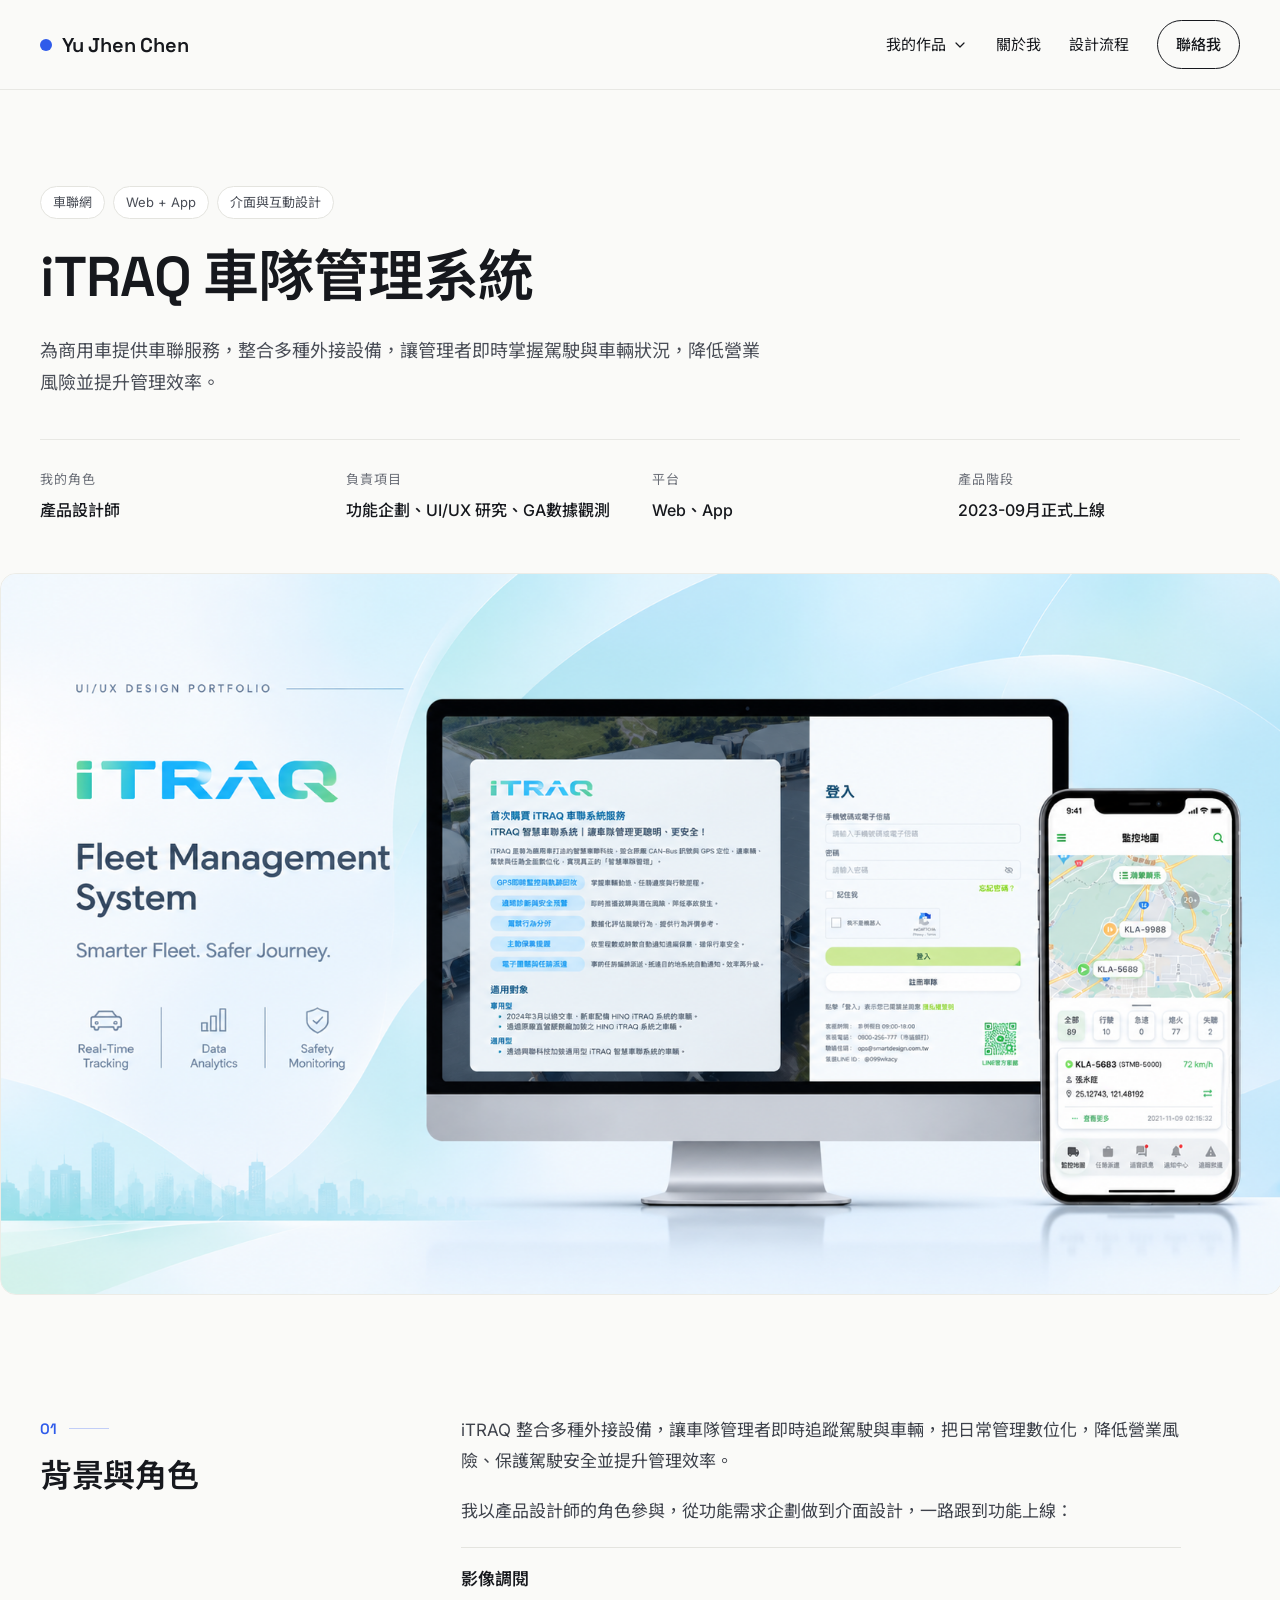
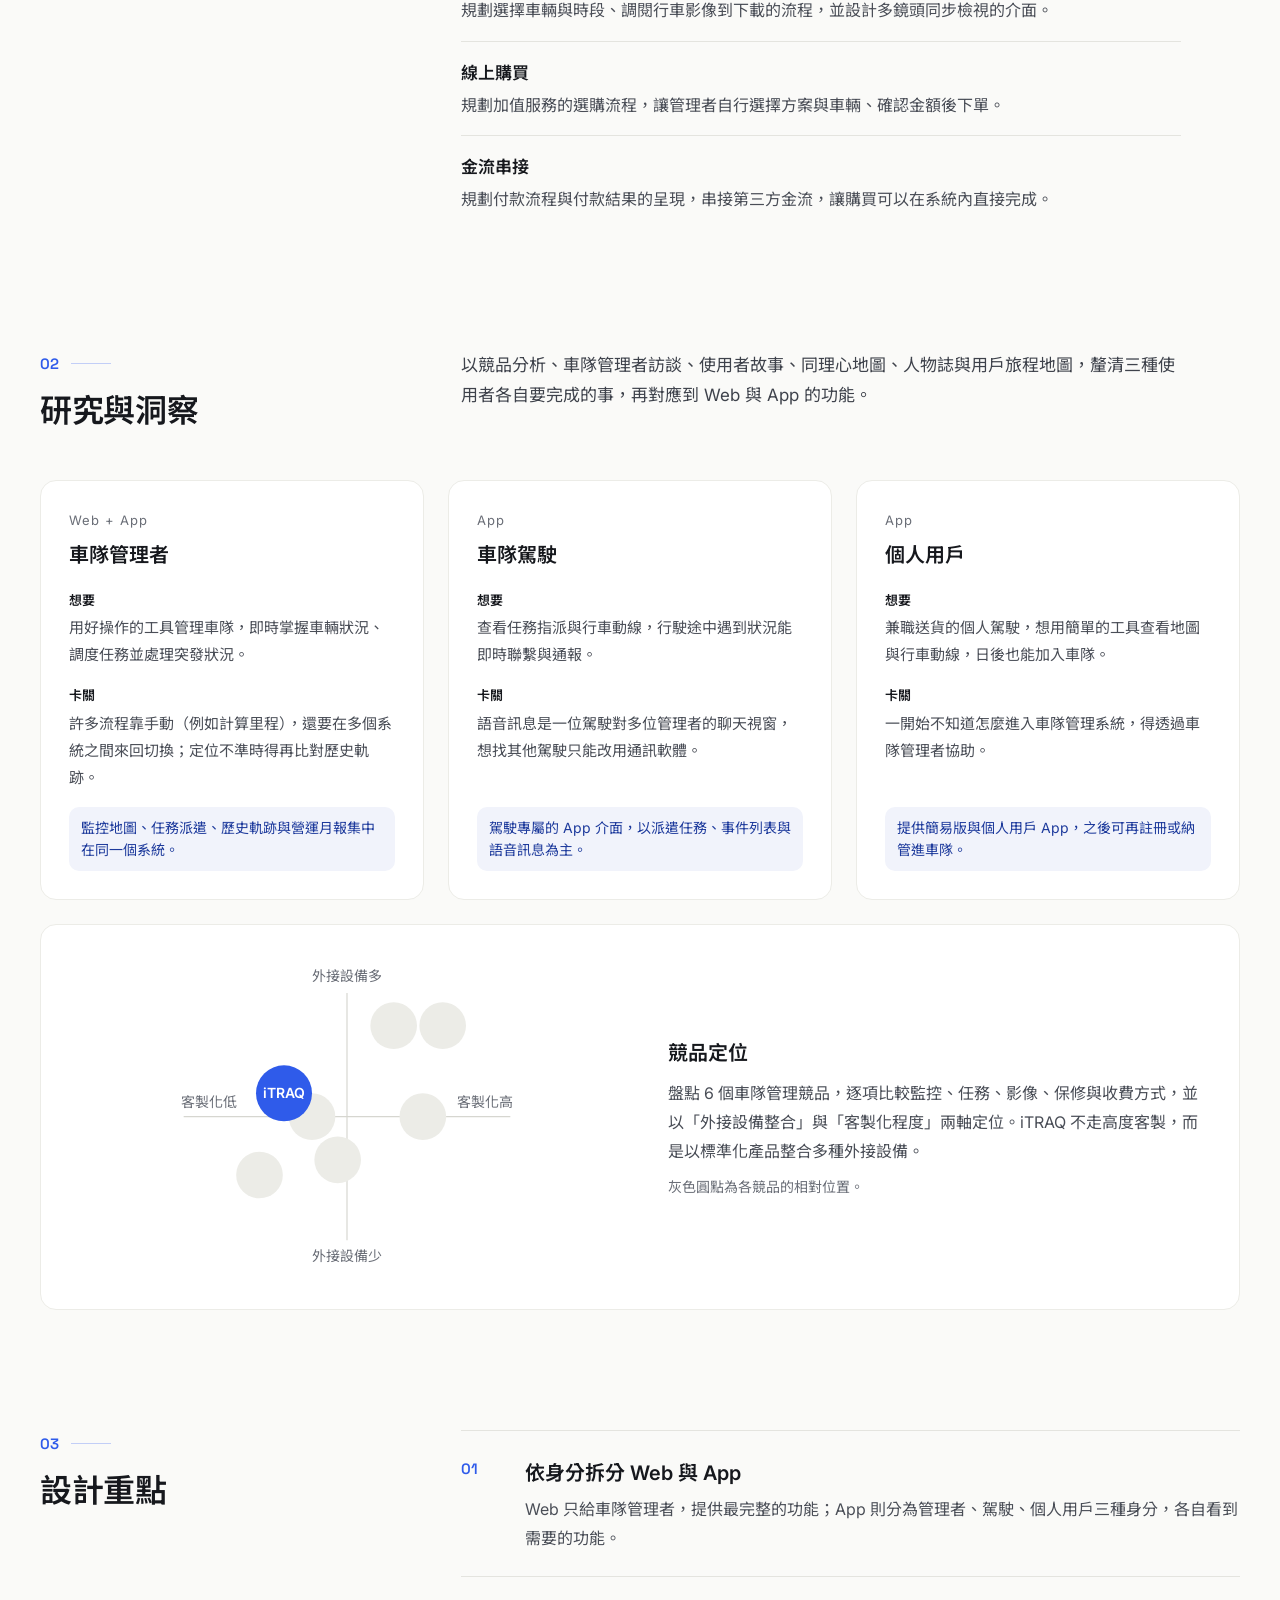
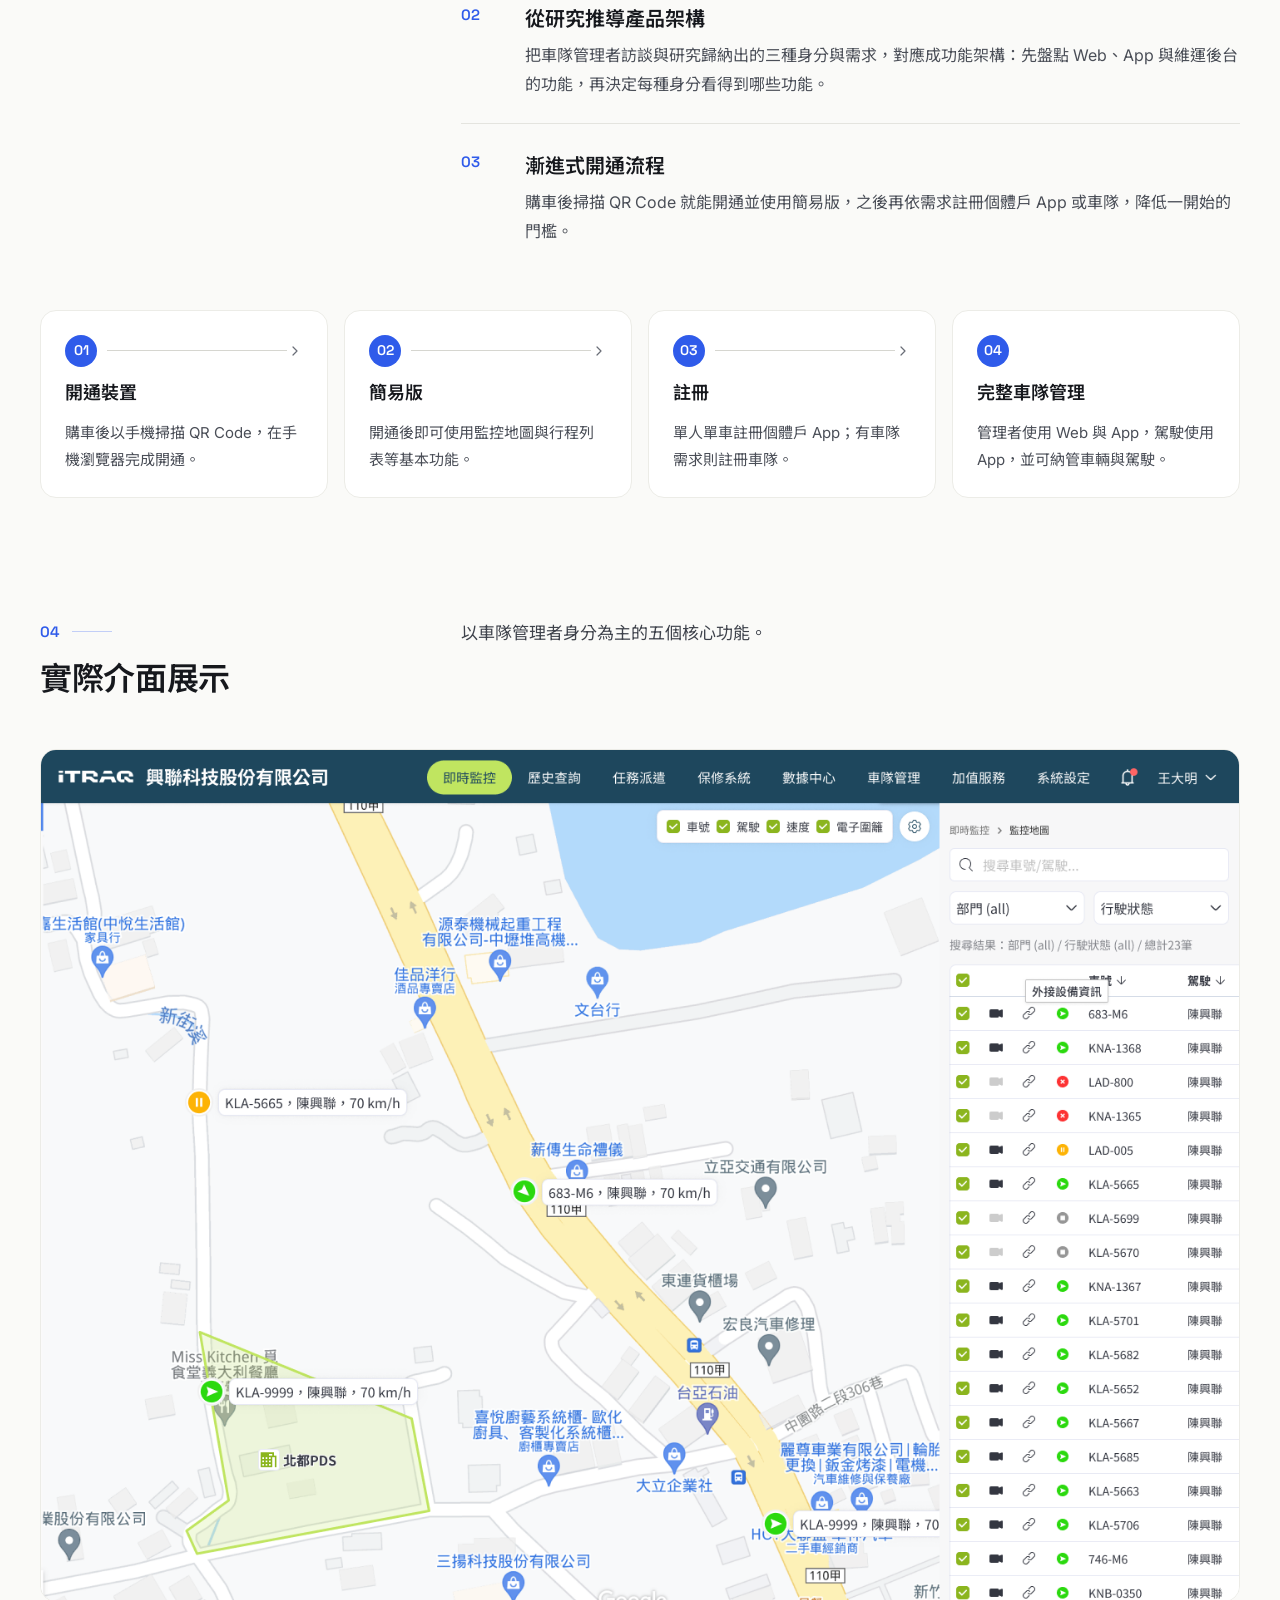
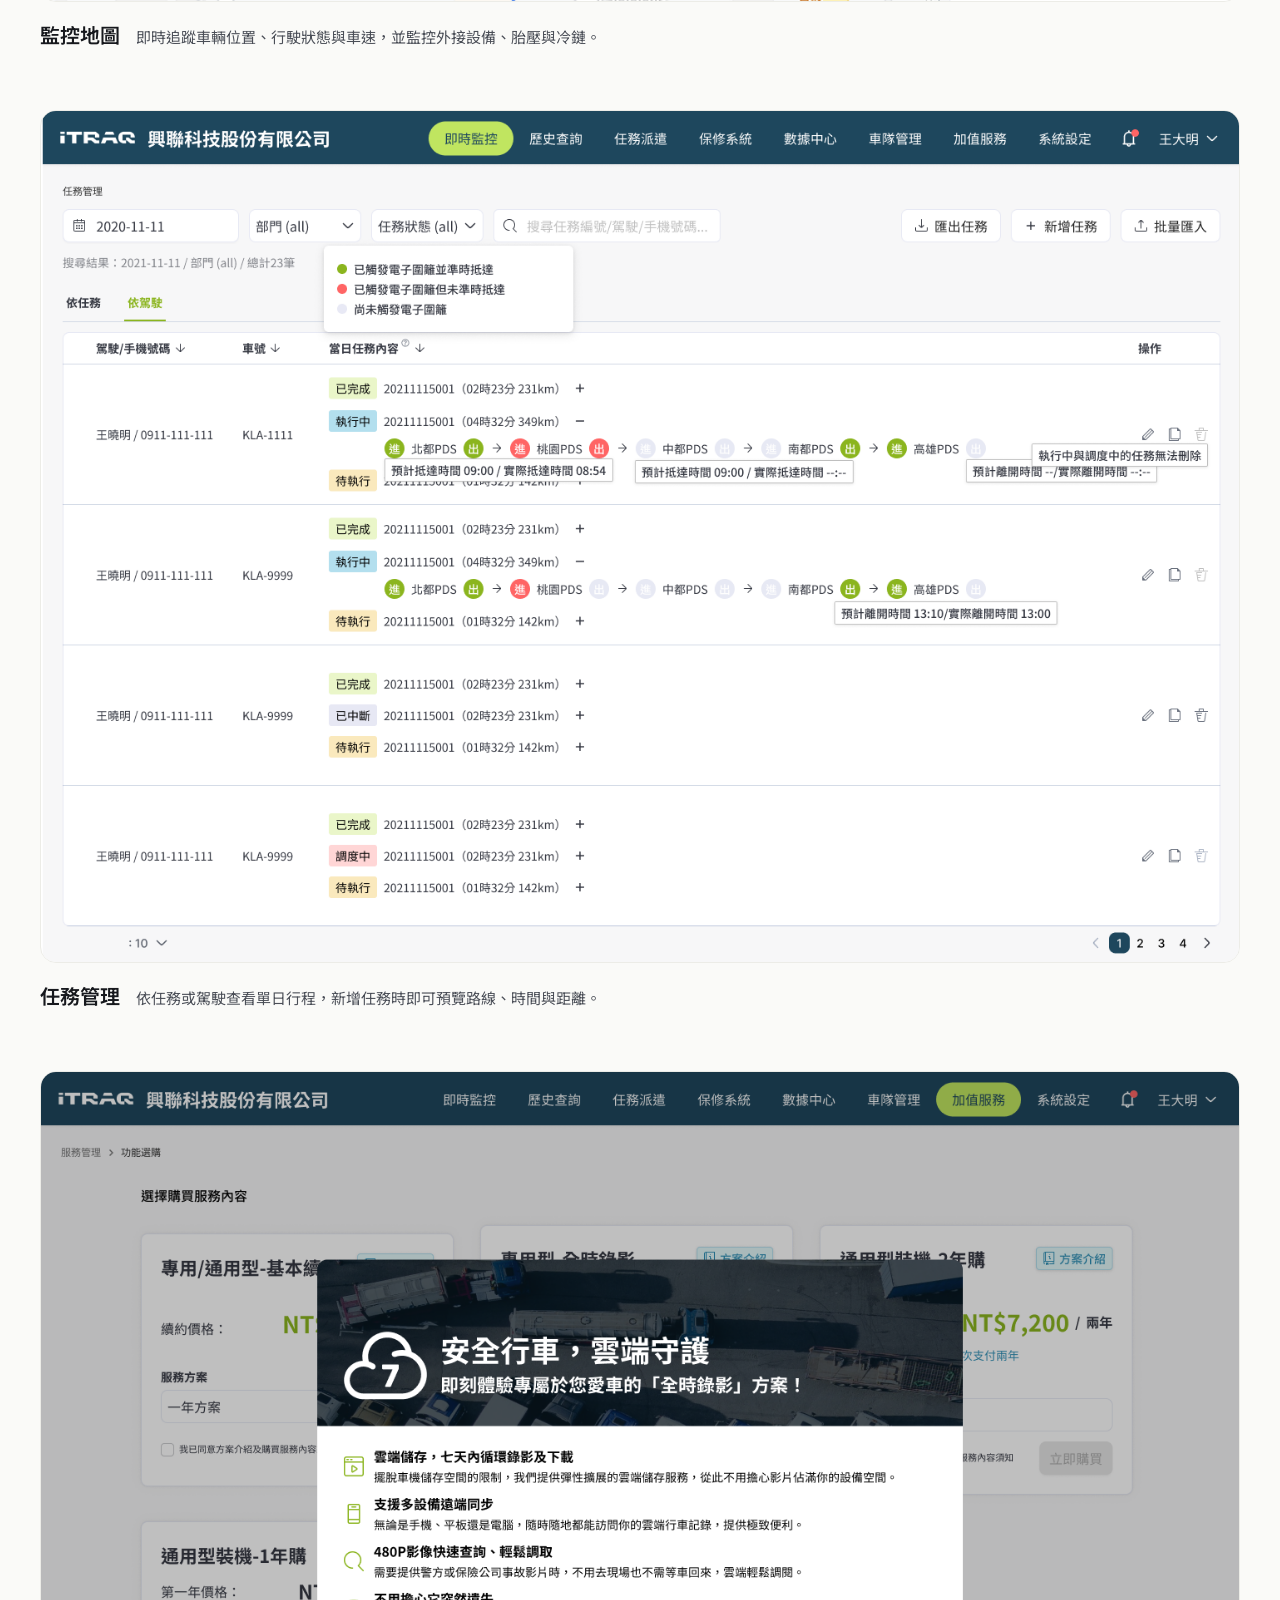
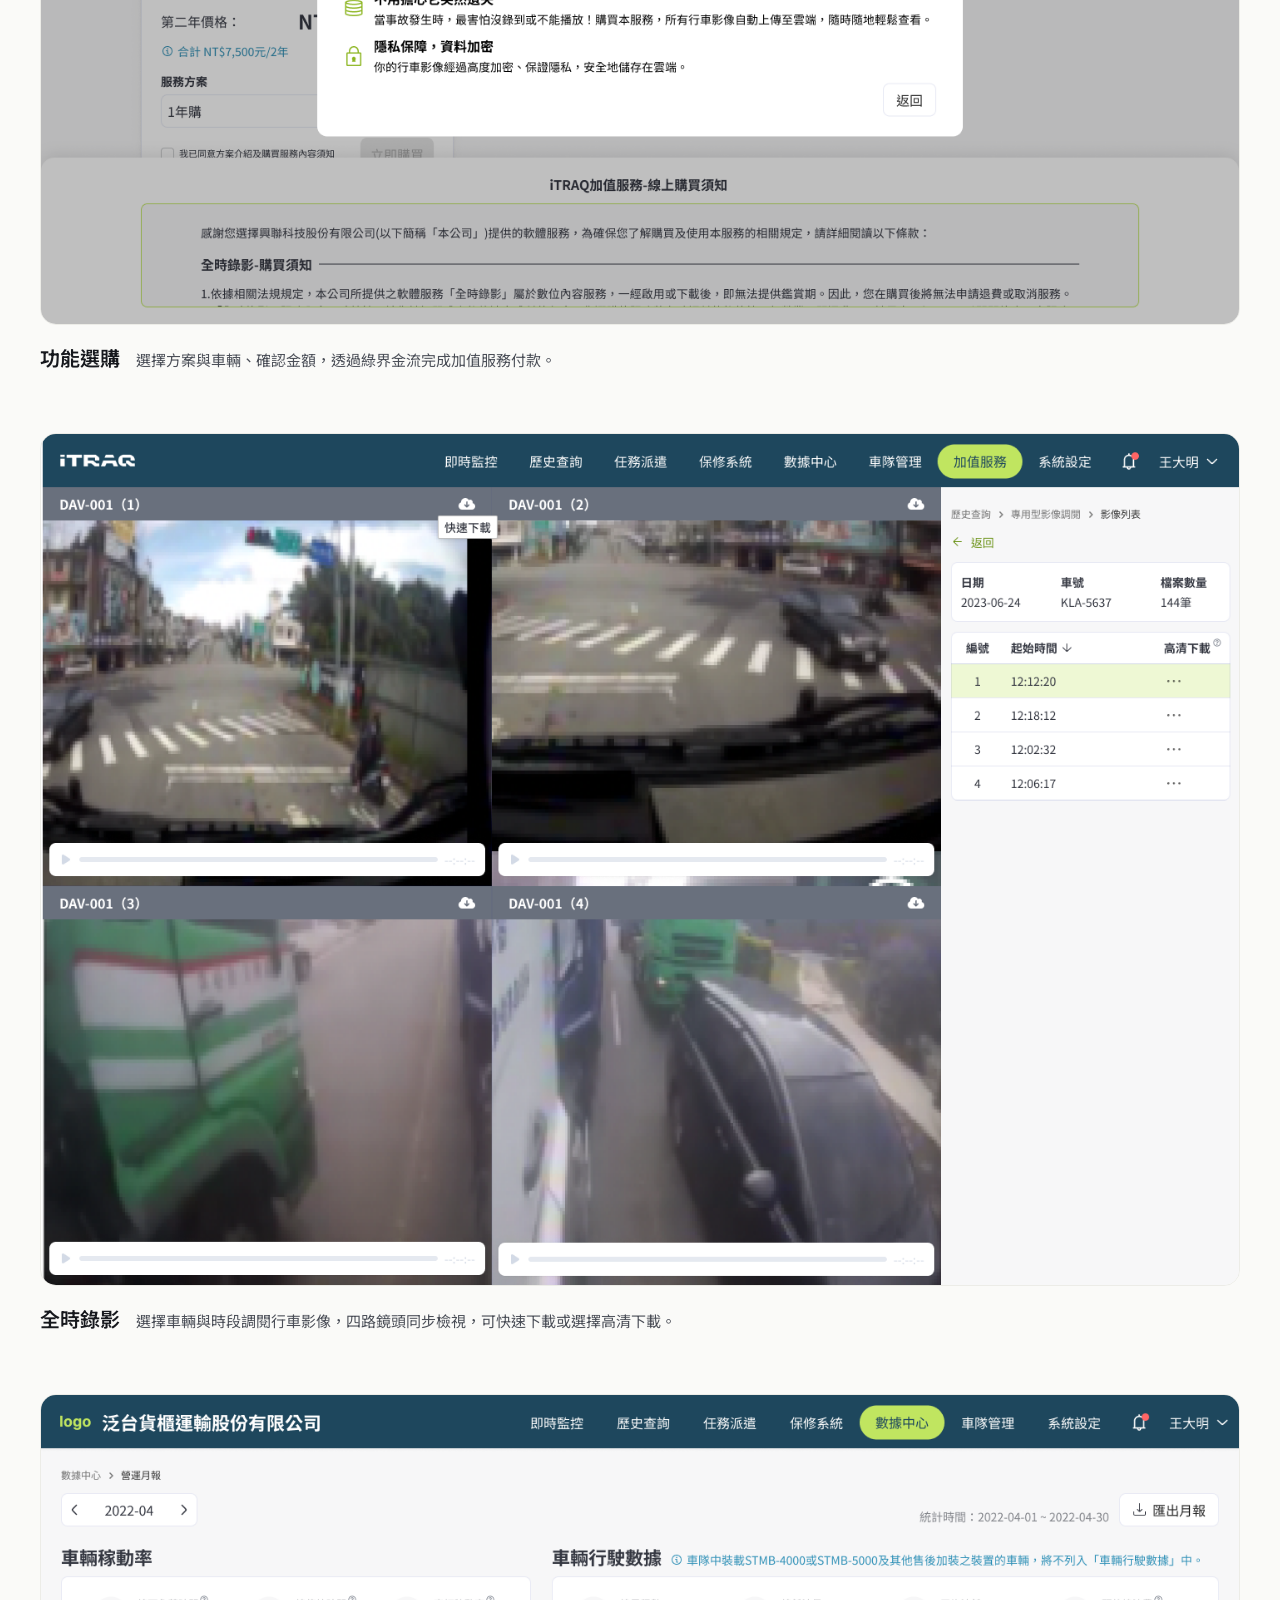
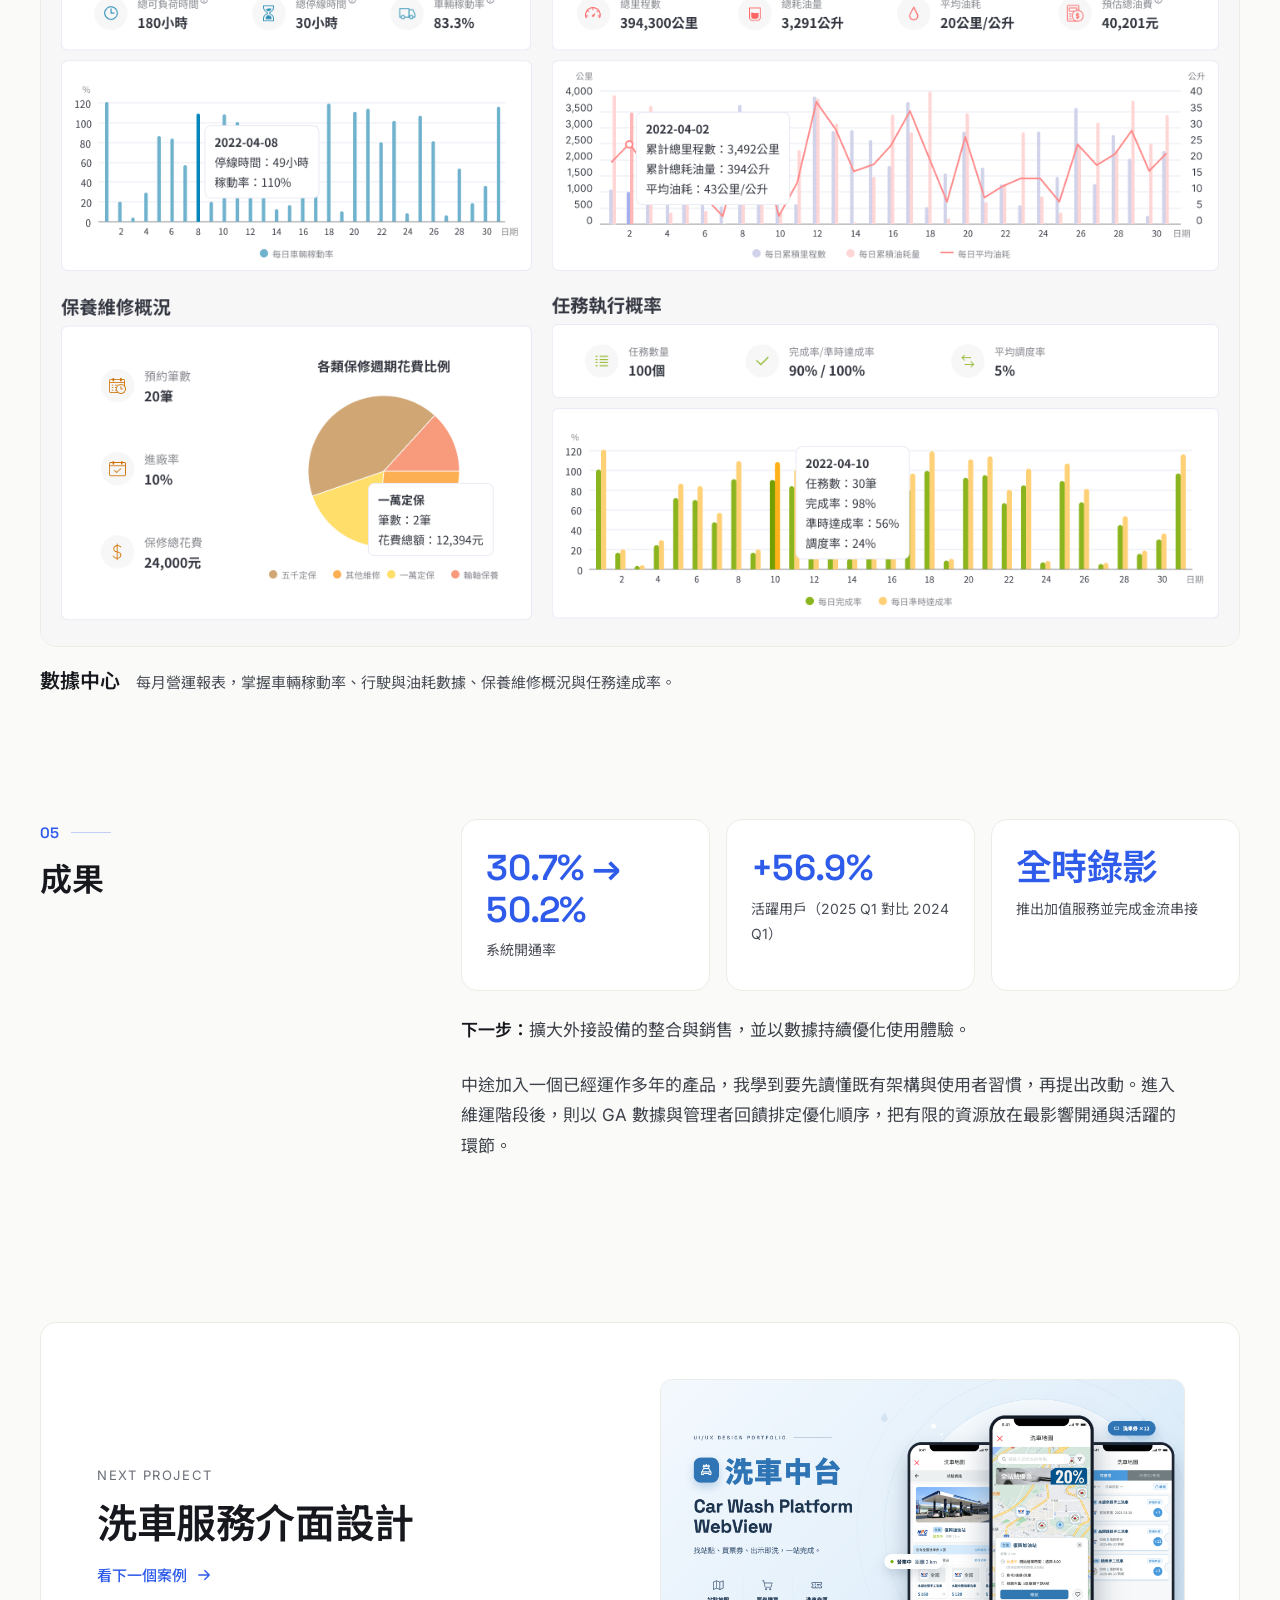
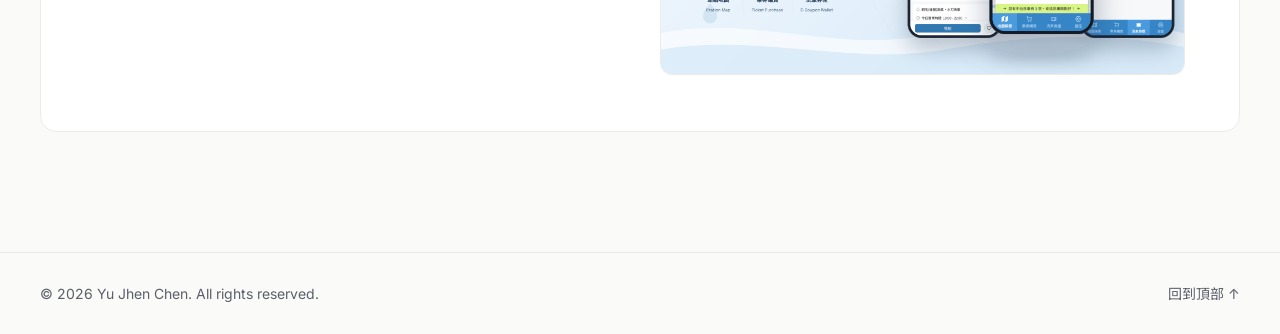
<file: itraq.html>
<!doctype html>
<html lang="zh-Hant">
<head>
<meta charset="utf-8">
<meta name="viewport" content="width=device-width, initial-scale=1">
<title>iTRAQ 車隊管理系統</title>
<link rel="preconnect" href="https://fonts.googleapis.com">
<link href="https://fonts.googleapis.com/css2?family=Inter:wght@400;500;600&amp;family=Noto+Sans+TC:wght@400;500;700&amp;family=Space+Grotesk:wght@500;600&amp;display=swap" rel="stylesheet">
<link rel="stylesheet" href="css/site.css">
</head>
<body>
<div class="page page-case">

<header id="site-header" class="site-header">
<nav aria-label="主要導覽" class="site-nav"><a href="index.html" class="brand">Yu Jhen Chen</a></nav>
</header>
<script src="js/site.js"></script>

<main id="top">

<section class="c-section2">
<div class="wrap-8">
<span class="tag">車聯網</span><span class="tag">Web + App</span><span class="tag">介面與互動設計</span>
</div>
<h1 class="itraq-h11">iTRAQ 車隊管理系統</h1>
<p class="itraq-p2">為商用車提供車聯服務，整合多種外接設備，讓管理者即時掌握駕駛與車輛狀況，降低營業風險並提升管理效率。</p>
<dl class="c-dl1">

<div><dt class="label-caps">我的角色</dt><dd class="meta-value">產品設計師</dd></div>

<div><dt class="label-caps">負責項目</dt><dd class="meta-value">功能企劃、UI/UX 研究、GA數據觀測</dd></div>

<div><dt class="label-caps">平台</dt><dd class="meta-value">Web、App</dd></div>

<div><dt class="label-caps">產品階段</dt><dd class="meta-value">2023-09月正式上線</dd></div>

</dl>

</section>

<img src="assets/images/itraq-cover.png" alt="iTRAQ Fleet Management System 主視覺：桌機版登入頁與手機版監控地圖" class="itraq-img2"><section class="itraq-section1">

</section>

<div class="c-div5">
<section class="case-section">
<div>
<p class="section-num" data-ln="num">01</p>
<h2 class="section-title">背景與角色</h2>
</div>
<div class="c-div6">
<p class="c-p1">iTRAQ 整合多種外接設備，讓車隊管理者即時追蹤駕駛與車輛，把日常管理數位化，降低營業風險、保護駕駛安全並提升管理效率。</p>
<p class="c-p1">我以產品設計師的角色參與，從功能需求企劃做到介面設計，一路跟到功能上線：</p>
<ul class="c-ol2">
<li class="itraq-li1"><strong class="itraq-strong2">影像調閱</strong><span class="itraq-span2">規劃選擇車輛與時段、調閱行車影像到下載的流程，並設計多鏡頭同步檢視的介面。</span></li>
<li class="itraq-li1"><strong class="itraq-strong2">線上購買</strong><span class="itraq-span2">規劃加值服務的選購流程，讓管理者自行選擇方案與車輛、確認金額後下單。</span></li>
<li class="itraq-li1"><strong class="itraq-strong2">金流串接</strong><span class="itraq-span2">規劃付款流程與付款結果的呈現，串接第三方金流，讓購買可以在系統內直接完成。</span></li>
</ul>


</div>
</section>

<section class="case-section">
<div>
<p class="section-num" data-ln="num">02</p>
<h2 class="section-title">研究與洞察</h2>
</div>
<div class="c-div2"><p class="c-p1">以競品分析、車隊管理者訪談、使用者故事、同理心地圖、人物誌與用戶旅程地圖，釐清三種使用者各自要完成的事，再對應到 Web 與 App 的功能。</p></div>
<ul class="itraq-ul1">

<li class="itraq-li2">
<div class="stack-4">
<span class="label-caps">Web + App</span>
<h3 class="title-20">車隊管理者</h3>
</div>
<div class="stack-2"><span class="label-13">想要</span><p class="text-15">用好操作的工具管理車隊，即時掌握車輛狀況、調度任務並處理突發狀況。</p></div>
<div class="stack-2"><span class="label-13">卡關</span><p class="text-15">許多流程靠手動（例如計算里程），還要在多個系統之間來回切換；定位不準時得再比對歷史軌跡。</p></div>
<p class="itraq-p1">監控地圖、任務派遣、歷史軌跡與營運月報集中在同一個系統。</p>
</li>

<li class="itraq-li2">
<div class="stack-4">
<span class="label-caps">App</span>
<h3 class="title-20">車隊駕駛</h3>
</div>
<div class="stack-2"><span class="label-13">想要</span><p class="text-15">查看任務指派與行車動線，行駛途中遇到狀況能即時聯繫與通報。</p></div>
<div class="stack-2"><span class="label-13">卡關</span><p class="text-15">語音訊息是一位駕駛對多位管理者的聊天視窗，想找其他駕駛只能改用通訊軟體。</p></div>
<p class="itraq-p1">駕駛專屬的 App 介面，以派遣任務、事件列表與語音訊息為主。</p>
</li>

<li class="itraq-li2">
<div class="stack-4">
<span class="label-caps">App</span>
<h3 class="title-20">個人用戶</h3>
</div>
<div class="stack-2"><span class="label-13">想要</span><p class="text-15">兼職送貨的個人駕駛，想用簡單的工具查看地圖與行車動線，日後也能加入車隊。</p></div>
<div class="stack-2"><span class="label-13">卡關</span><p class="text-15">一開始不知道怎麼進入車隊管理系統，得透過車隊管理者協助。</p></div>
<p class="itraq-p1">提供簡易版與個人用戶 App，之後可再註冊或納管進車隊。</p>
</li>

</ul>
<figure class="itraq-figure2">
<svg role="img" aria-label="競品定位圖：縱軸為外接設備整合，橫軸為客製化程度，iTRAQ 位於外接設備偏多、客製化偏低的象限" viewBox="0 0 360 260" class="itraq-svg2">
<line x1="40" y1="130" x2="320" y2="130" stroke="#D6D6D0" stroke-width="1"></line>
<line x1="180" y1="24" x2="180" y2="236" stroke="#D6D6D0" stroke-width="1"></line>
<text x="180" y="14" text-anchor="middle" font-size="12" fill="#6A6E77">外接設備多</text>
<text x="180" y="254" text-anchor="middle" font-size="12" fill="#6A6E77">外接設備少</text>
<text x="322" y="122" text-anchor="end" font-size="12" fill="#6A6E77">客製化高</text>
<text x="38" y="122" text-anchor="start" font-size="12" fill="#6A6E77">客製化低</text>
<circle cx="220" cy="52" r="20" fill="#ECECE7"></circle>
<circle cx="262" cy="52" r="20" fill="#ECECE7"></circle>
<circle cx="150" cy="130" r="20" fill="#ECECE7"></circle>
<circle cx="245" cy="130" r="20" fill="#ECECE7"></circle>
<circle cx="172" cy="167" r="20" fill="#ECECE7"></circle>
<circle cx="105" cy="180" r="20" fill="#ECECE7"></circle>
<circle cx="126" cy="110" r="24" fill="#2F5BEA"></circle>
<text x="126" y="114" text-anchor="middle" font-size="12" font-weight="600" fill="#FFFFFF">iTRAQ</text>
</svg>
<figcaption class="stack-8">
<strong class="c-strong1">競品定位</strong>
<span class="itraq-span2">盤點 6 個車隊管理競品，逐項比較監控、任務、影像、保修與收費方式，並以「外接設備整合」與「客製化程度」兩軸定位。iTRAQ 不走高度客製，而是以標準化產品整合多種外接設備。</span>
<span class="caption">灰色圓點為各競品的相對位置。</span>
</figcaption>
</figure>
</section>

<section class="case-section">
<div>
<p class="section-num" data-ln="num">03</p>
<h2 class="section-title">設計重點</h2>
</div>
<ol class="c-ol1">

<li class="point-row">
<span class="num-accent">01</span>
<div class="stack-4"><h3 class="title-20">依身分拆分 Web 與 App</h3><p class="text-16-muted">Web 只給車隊管理者，提供最完整的功能；App 則分為管理者、駕駛、個人用戶三種身分，各自看到需要的功能。</p></div>
</li>

<li class="point-row">
<span class="num-accent">02</span>
<div class="stack-4"><h3 class="title-20">從研究推導產品架構</h3><p class="text-16-muted">把車隊管理者訪談與研究歸納出的三種身分與需求，對應成功能架構：先盤點 Web、App 與維運後台的功能，再決定每種身分看得到哪些功能。</p></div>
</li>

<li class="point-row">
<span class="num-accent">03</span>
<div class="stack-4"><h3 class="title-20">漸進式開通流程</h3><p class="text-16-muted">購車後掃描 QR Code 就能開通並使用簡易版，之後再依需求註冊個體戶 App 或車隊，降低一開始的門檻。</p></div>
</li>

</ol>
<figure class="c-figure1">
<ol class="c-ol3">

<li class="flow-card">
<div class="itraq-div1">
<span class="itraq-span3">01</span>
<span aria-hidden="true" class="itraq-span4"></span><svg aria-hidden="true" width="16" height="16" viewBox="0 0 24 24" fill="none" stroke="#6A6E77" stroke-width="1.8" stroke-linecap="round" stroke-linejoin="round" class="itraq-svg1"><path d="M9 6l6 6-6 6"></path></svg>
</div>
<h3 class="title-18">開通裝置</h3>
<p class="text-15">購車後以手機掃描 QR Code，在手機瀏覽器完成開通。</p>
</li>

<li class="flow-card">
<div class="itraq-div1">
<span class="itraq-span3">02</span>
<span aria-hidden="true" class="itraq-span4"></span><svg aria-hidden="true" width="16" height="16" viewBox="0 0 24 24" fill="none" stroke="#6A6E77" stroke-width="1.8" stroke-linecap="round" stroke-linejoin="round" class="itraq-svg1"><path d="M9 6l6 6-6 6"></path></svg>
</div>
<h3 class="title-18">簡易版</h3>
<p class="text-15">開通後即可使用監控地圖與行程列表等基本功能。</p>
</li>

<li class="flow-card">
<div class="itraq-div1">
<span class="itraq-span3">03</span>
<span aria-hidden="true" class="itraq-span4"></span><svg aria-hidden="true" width="16" height="16" viewBox="0 0 24 24" fill="none" stroke="#6A6E77" stroke-width="1.8" stroke-linecap="round" stroke-linejoin="round" class="itraq-svg1"><path d="M9 6l6 6-6 6"></path></svg>
</div>
<h3 class="title-18">註冊</h3>
<p class="text-15">單人單車註冊個體戶 App；有車隊需求則註冊車隊。</p>
</li>

<li class="flow-card">
<div class="itraq-div1">
<span class="itraq-span3">04</span>

</div>
<h3 class="title-18">完整車隊管理</h3>
<p class="text-15">管理者使用 Web 與 App，駕駛使用 App，並可納管車輛與駕駛。</p>
</li>

</ol>

</figure>

</section>

<section class="case-section">
<div>
<p class="section-num" data-ln="num">04</p>
<h2 class="section-title">實際介面展示</h2>
</div>
<div class="c-div2"><p class="c-p1">以車隊管理者身分為主的五個核心功能。</p></div>
<div class="itraq-div2">

<figure class="itraq-figure1">

<img src="assets/images/itraq-monitor-map.png" alt="監控地圖畫面" class="itraq-img1">


<figcaption class="group-head"><strong class="itraq-strong1">監控地圖</strong><span class="itraq-span1">即時追蹤車輛位置、行駛狀態與車速，並監控外接設備、胎壓與冷鏈。</span></figcaption>
</figure>

<figure class="itraq-figure1">

<img src="assets/images/itraq-task.png" alt="任務管理畫面" class="itraq-img1">


<figcaption class="group-head"><strong class="itraq-strong1">任務管理</strong><span class="itraq-span1">依任務或駕駛查看單日行程，新增任務時即可預覽路線、時間與距離。</span></figcaption>
</figure>

<figure class="itraq-figure1">

<img src="assets/images/itraq-purchase.png" alt="功能選購畫面" class="itraq-img1">


<figcaption class="group-head"><strong class="itraq-strong1">功能選購</strong><span class="itraq-span1">選擇方案與車輛、確認金額，透過綠界金流完成加值服務付款。</span></figcaption>
</figure>

<figure class="itraq-figure1">

<img src="assets/images/itraq-video.png" alt="全時錄影畫面" class="itraq-img1">


<figcaption class="group-head"><strong class="itraq-strong1">全時錄影</strong><span class="itraq-span1">選擇車輛與時段調閱行車影像，四路鏡頭同步檢視，可快速下載或選擇高清下載。</span></figcaption>
</figure>

<figure class="itraq-figure1">

<img src="assets/images/itraq-data-center.png" alt="數據中心畫面" class="itraq-img1">


<figcaption class="group-head"><strong class="itraq-strong1">數據中心</strong><span class="itraq-span1">每月營運報表，掌握車輛稼動率、行駛與油耗數據、保養維修概況與任務達成率。</span></figcaption>
</figure>

</div>
</section>

<section class="case-section">
<div>
<p class="section-num" data-ln="num">05</p>
<h2 class="section-title">成果</h2>
</div>
<div class="c-div7">
<div class="c-div8">

<div class="stat-card">
<span class="stat-value">30.7% → 50.2%</span>
<span class="text-14">系統開通率</span>
</div>

<div class="stat-card">
<span class="stat-value">+56.9%</span>
<span class="text-14">活躍用戶（2025 Q1 對比 2024 Q1）</span>
</div>

<div class="stat-card">
<span class="stat-value">全時錄影</span>
<span class="text-14">推出加值服務並完成金流串接</span>
</div>

</div>
<p class="c-p3"><strong class="c-strong2">下一步：</strong>擴大外接設備的整合與銷售，並以數據持續優化使用體驗。</p>
<p class="c-p3">中途加入一個已經運作多年的產品，我學到要先讀懂既有架構與使用者習慣，再提出改動。進入維運階段後，則以 GA 數據與管理者回饋排定優化順序，把有限的資源放在最影響開通與活躍的環節。</p>
</div>
</section>
</div>

<section class="c-section3">
<a href="carwash.html" class="c-a5" data-h="card">
<div class="c-div9">
<span class="c-span1">Next Project</span>
<span class="c-span2">洗車服務介面設計</span>
<span class="c-span3">看下一個案例
<svg aria-hidden="true" width="18" height="18" viewBox="0 0 24 24" fill="none" stroke="currentColor" stroke-width="1.8" stroke-linecap="round" stroke-linejoin="round"><path d="M5 12h14M13 6l6 6-6 6"></path></svg>
</span>
</div>
<img src="assets/images/carwash-cover.png" alt="洗車中台 Car Wash Platform WebView 封面：站點資訊、地圖探索與洗車券匣三支手機畫面" class="c-img1">
</a>
</section>

</main>

<footer id="site-footer" class="site-footer"></footer>

</div>
</body>
</html>
</file>
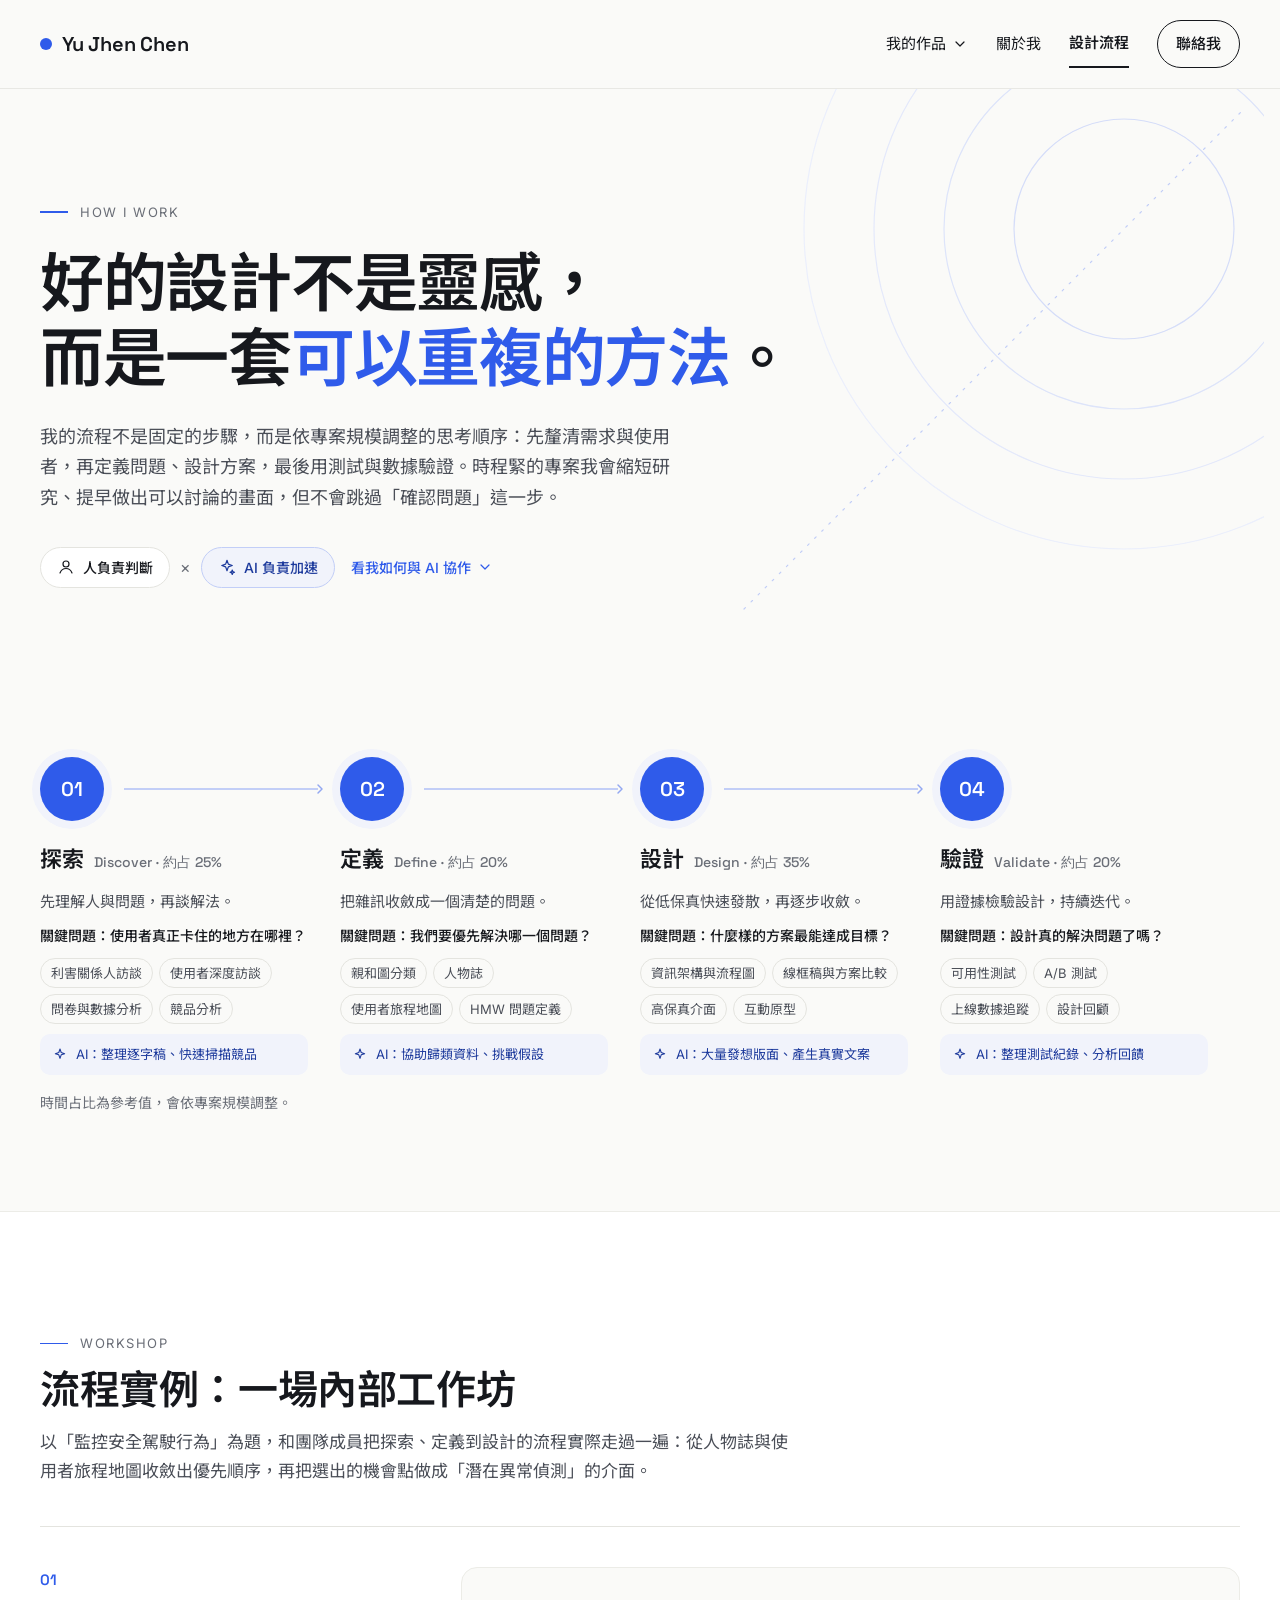
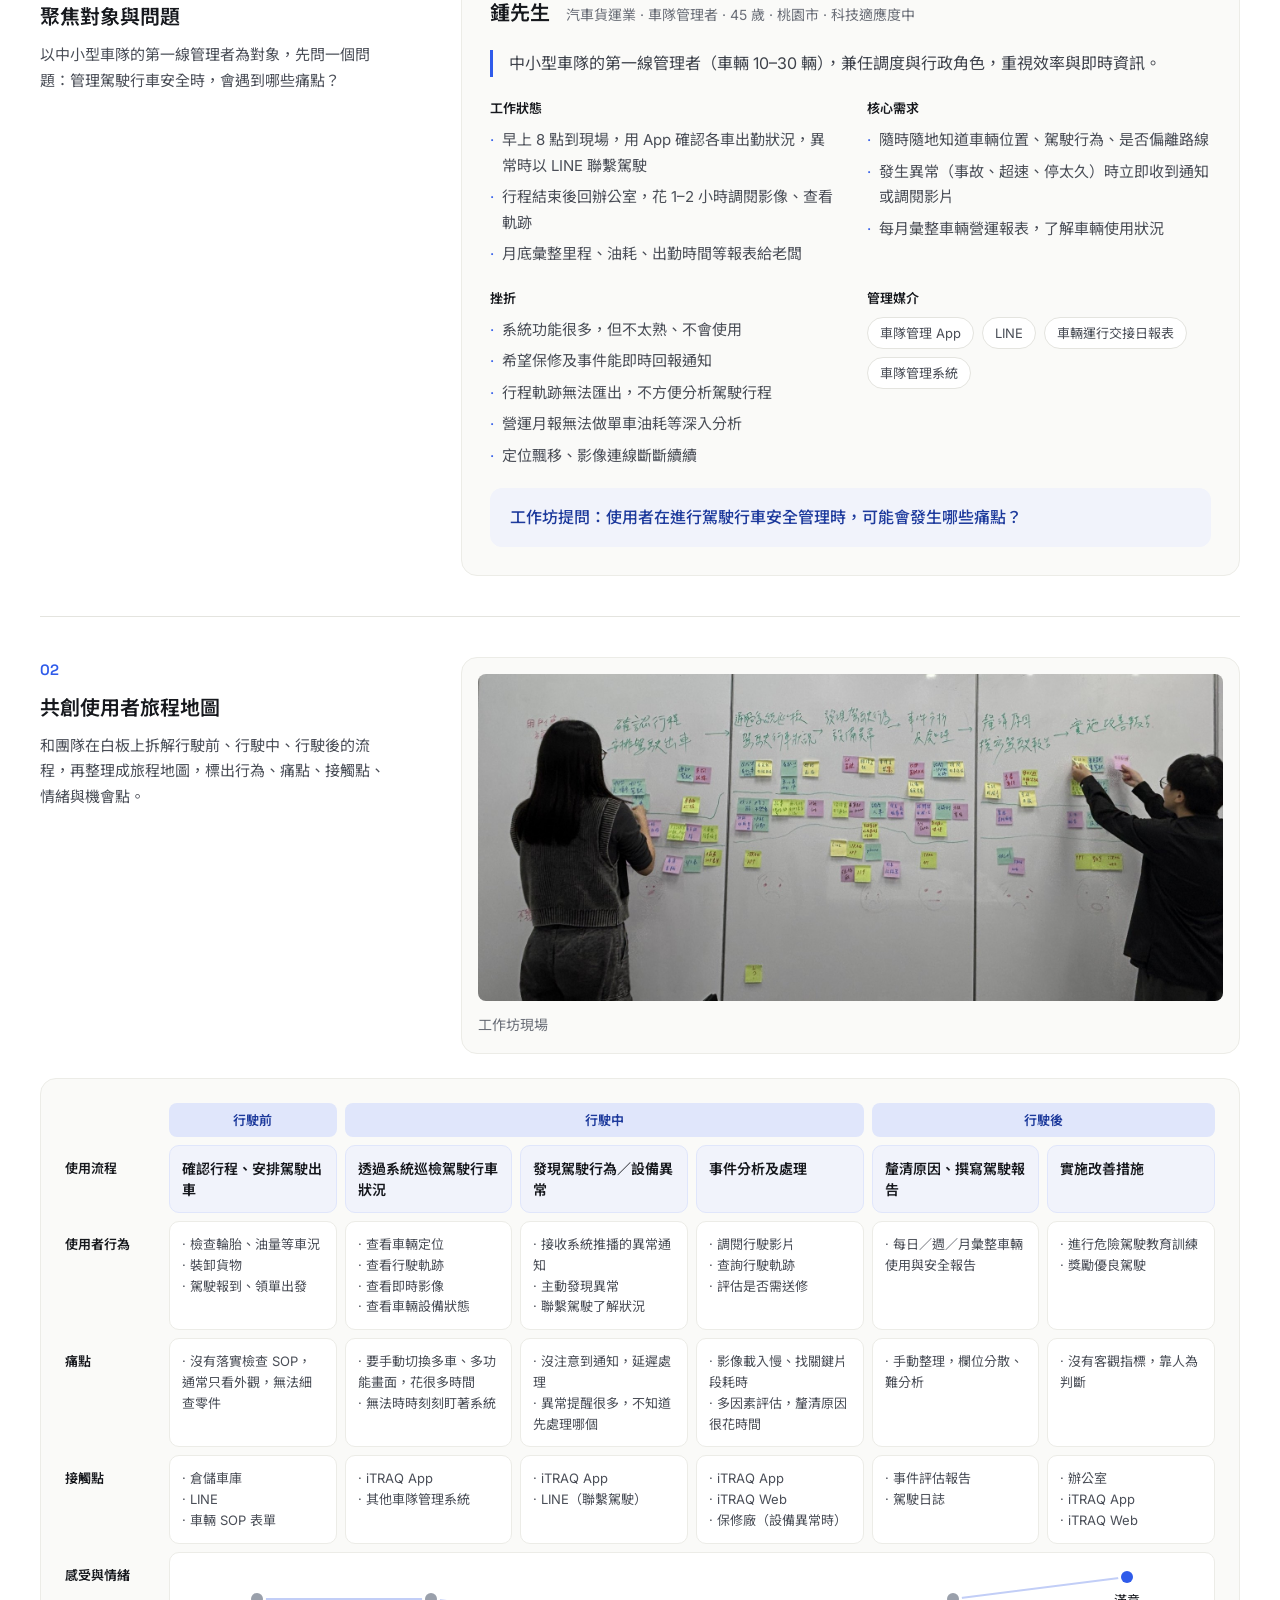
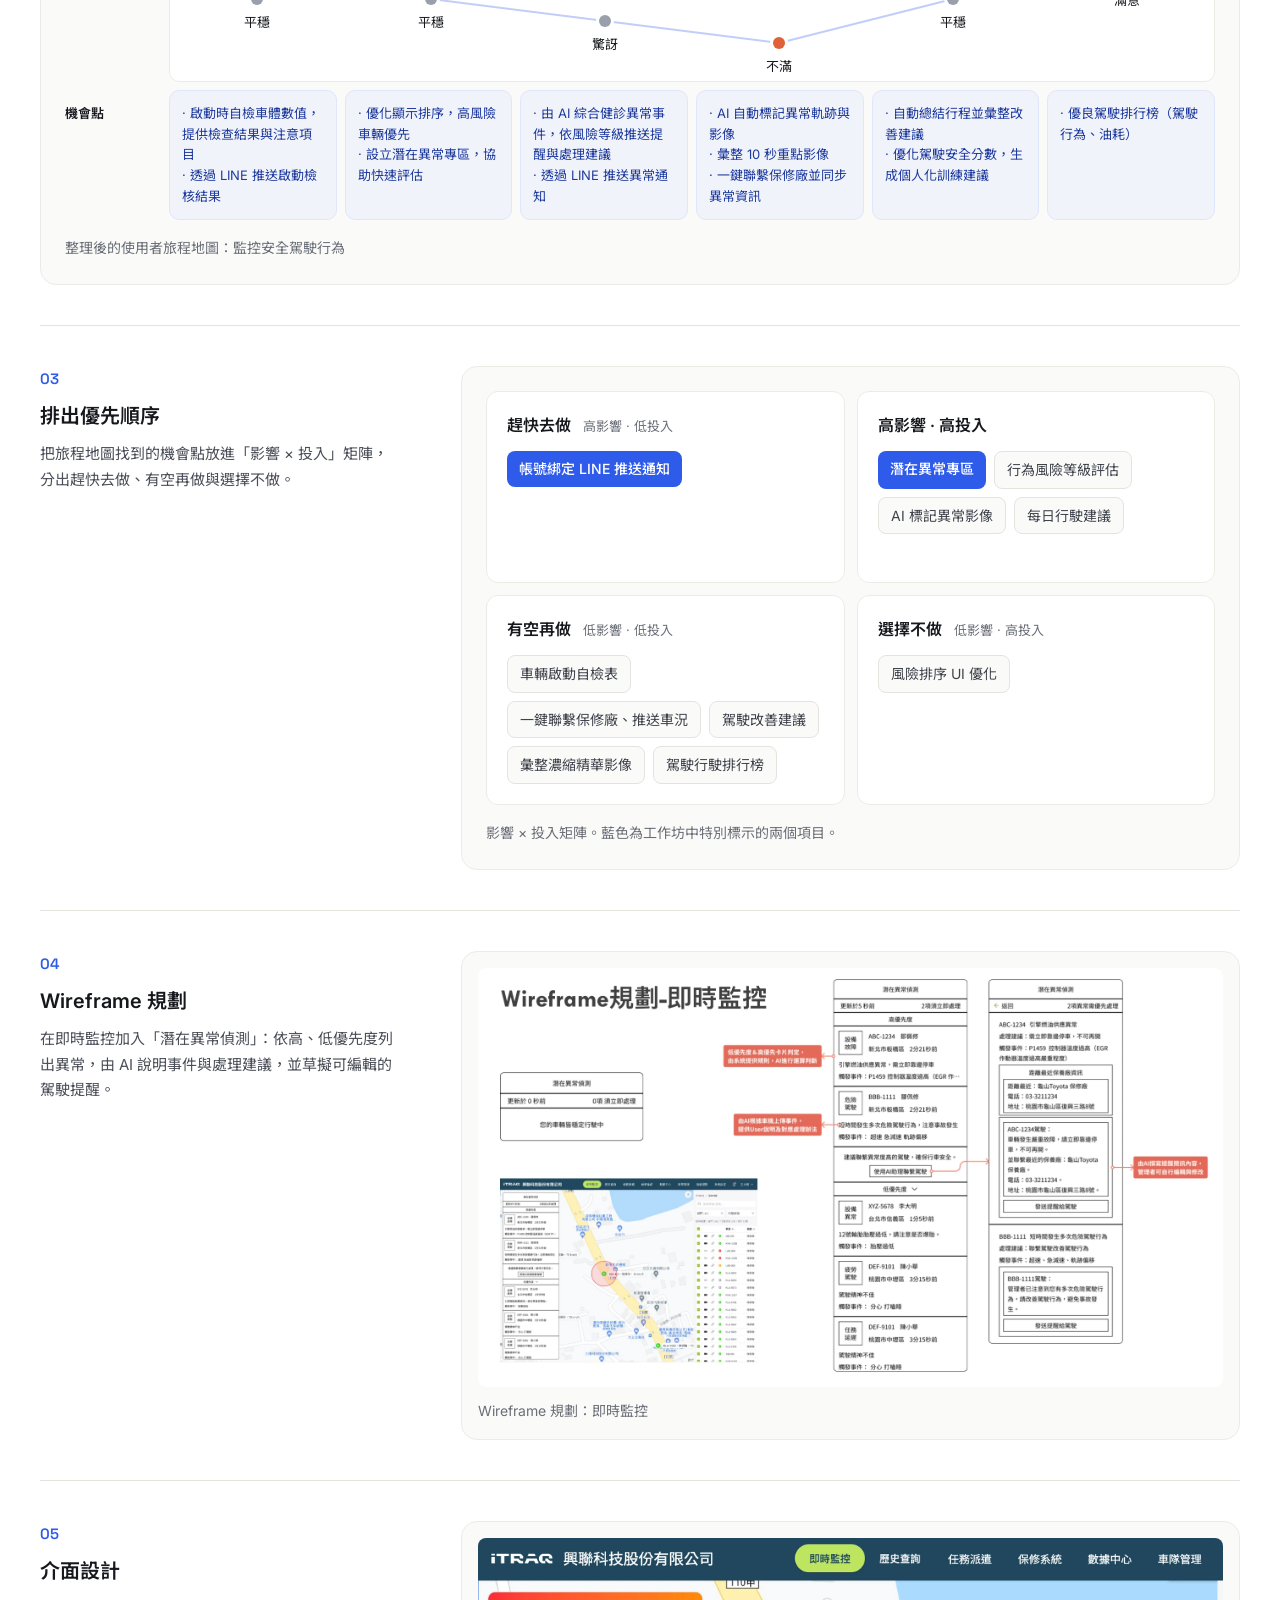
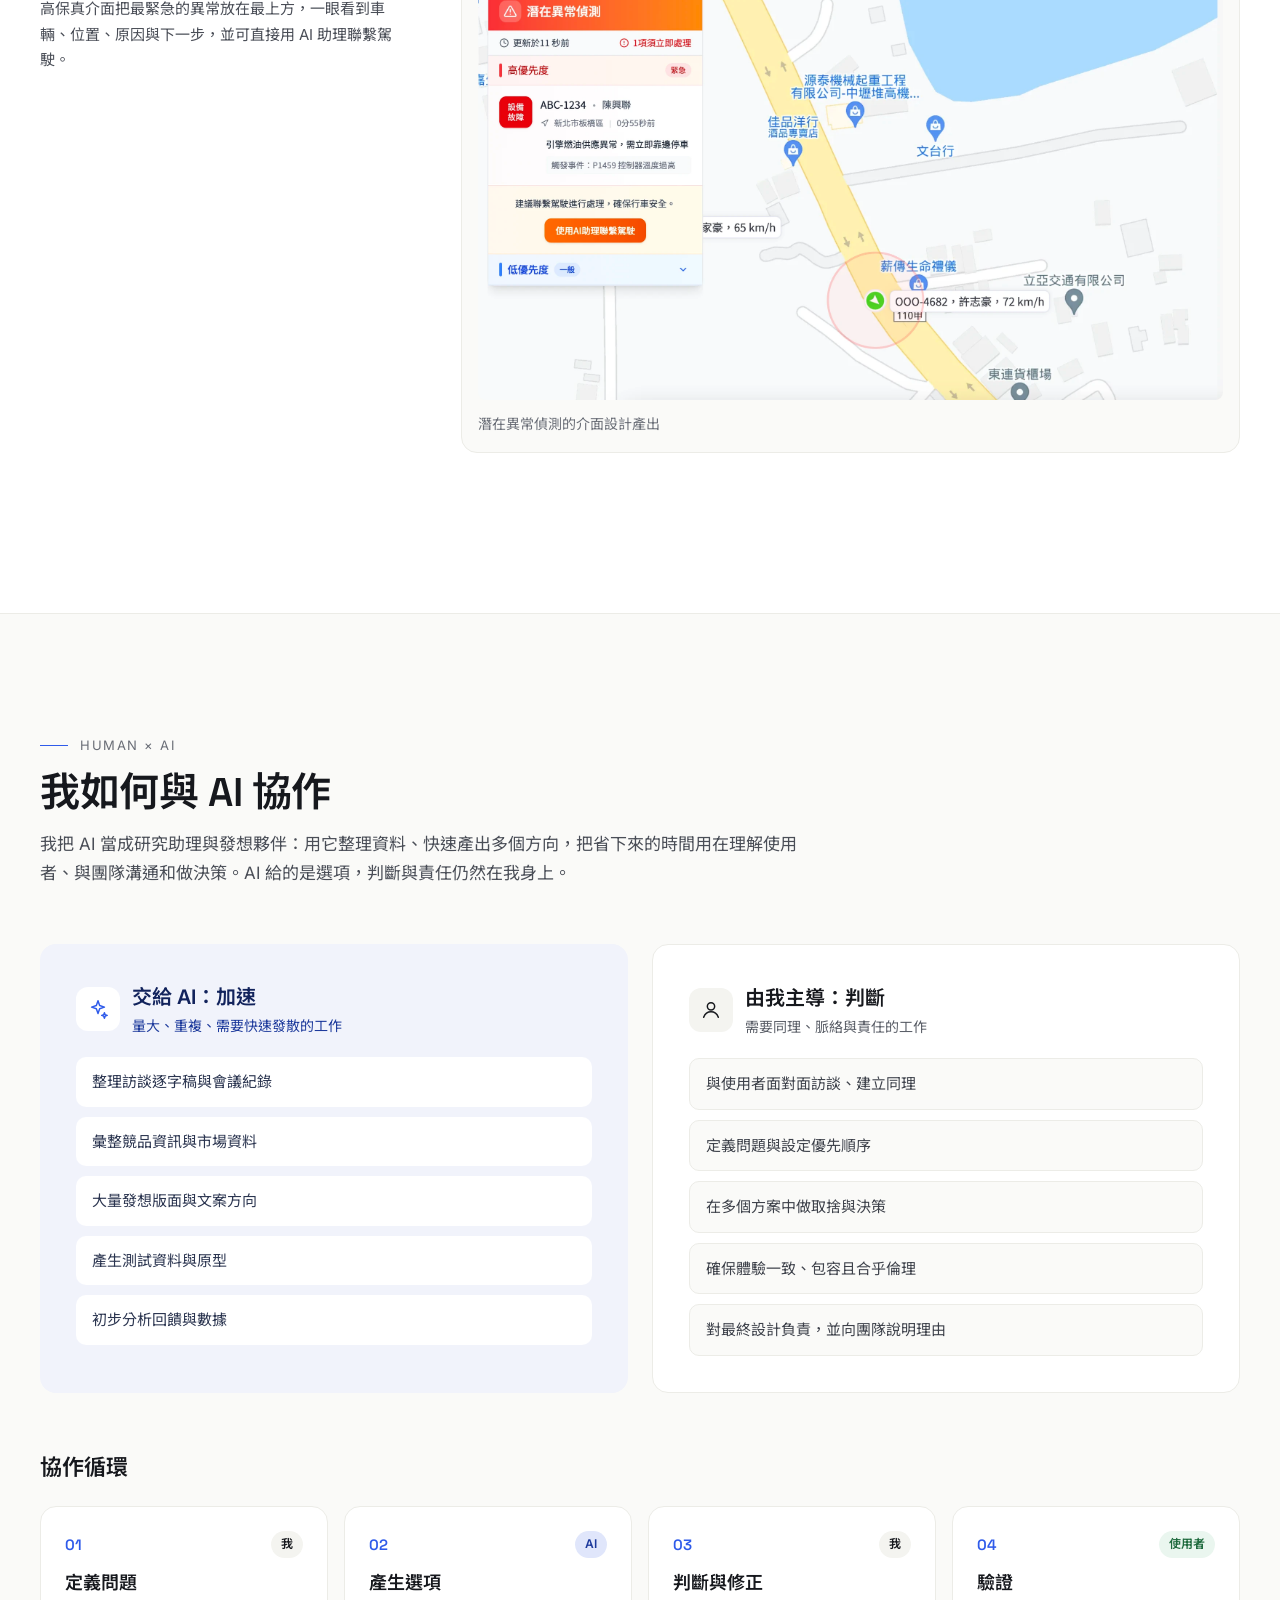
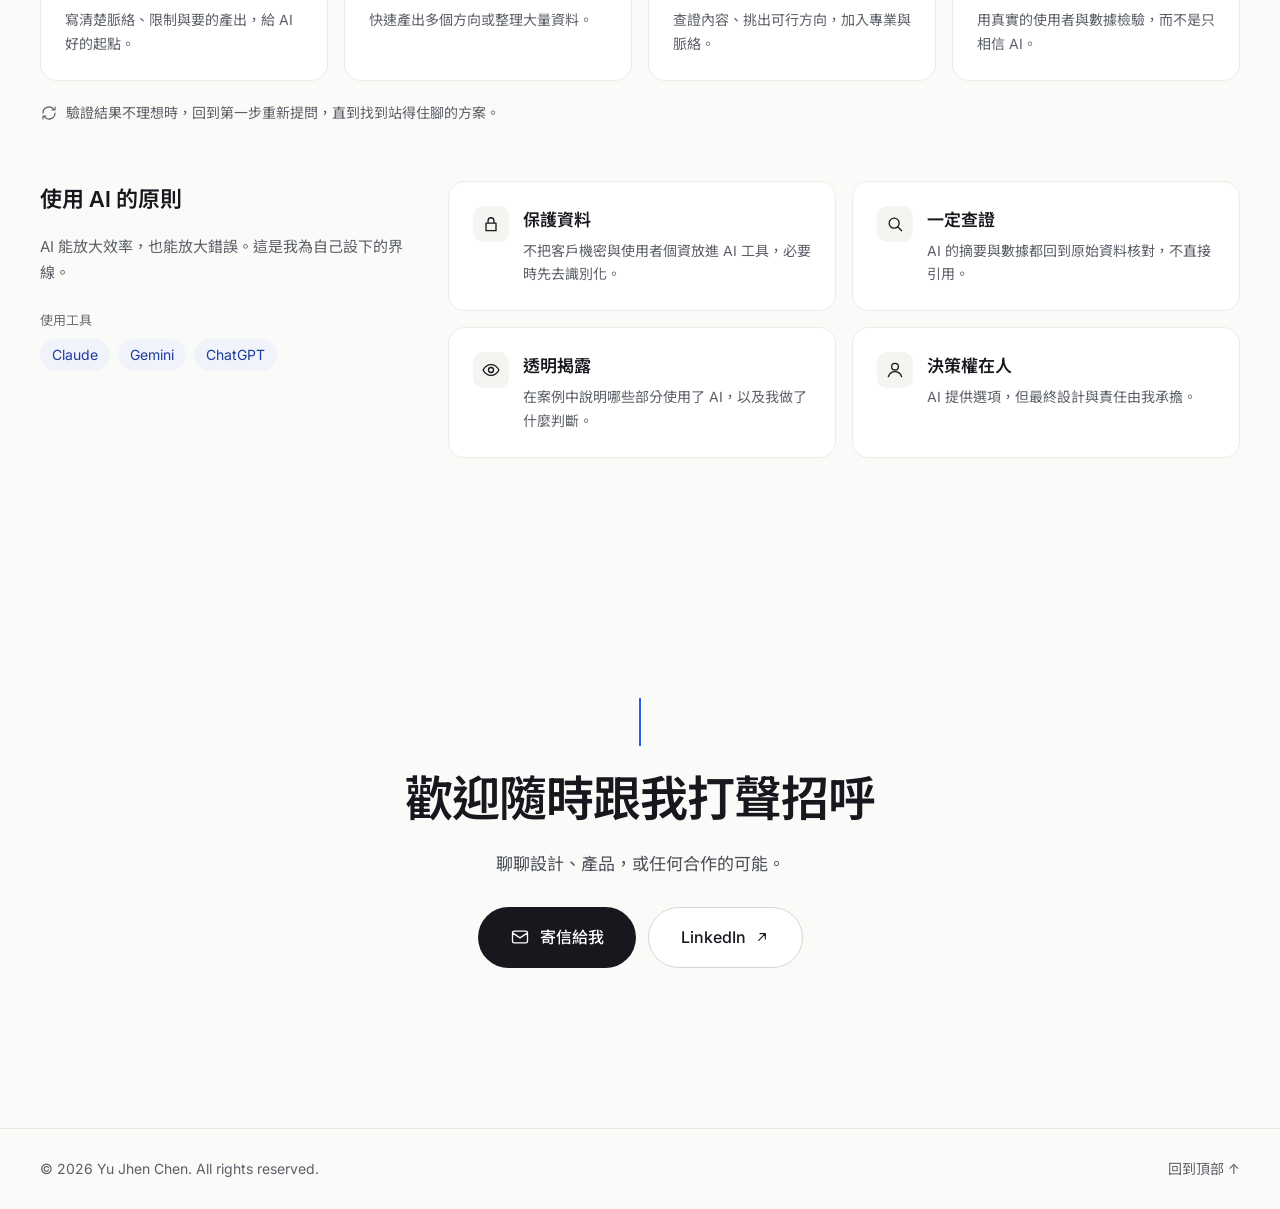
<file: process.html>
<!doctype html>
<html lang="zh-Hant">
<head>
<meta charset="utf-8">
<meta name="viewport" content="width=device-width, initial-scale=1">
<title>我的設計流程</title>
<link rel="preconnect" href="https://fonts.googleapis.com">
<link href="https://fonts.googleapis.com/css2?family=Inter:wght@400;500;600&amp;family=Noto+Sans+TC:wght@400;500;700&amp;family=Space+Grotesk:wght@500;600&amp;display=swap" rel="stylesheet">
<link rel="stylesheet" href="css/site.css">
</head>
<body>
<div class="page">

<!-- 導覽列與頁尾由 js/site.js 產生 -->
<header id="site-header" class="site-header">
<nav aria-label="主要導覽" class="site-nav"><a href="index.html" class="brand">Yu Jhen Chen</a></nav>
</header>
<script src="js/site.js"></script>

<main id="top">

<!-- Hero -->
<section class="process-section1">
<svg data-ln="arcs" aria-hidden="true" viewBox="0 0 560 560" fill="none" class="c-svg1">
<circle cx="420" cy="140" r="110" stroke="#D5DDF9" stroke-width="1.2"></circle>
<circle cx="420" cy="140" r="180" stroke="#DDE4FA" stroke-width="1.2"></circle>
<circle cx="420" cy="140" r="250" stroke="#E4E9FB" stroke-width="1.2"></circle>
<circle cx="420" cy="140" r="320" stroke="#EBEFFC" stroke-width="1.2"></circle>
<path d="M40 520L540 20" stroke="#C2CEF7" stroke-width="1.2" stroke-dasharray="2 8" stroke-linecap="round"></path>
</svg>
<p class="c-p2" data-ln="eyebrow">How I Work</p>
<h1 class="process-h11">好的設計不是靈感，<br>而是一套<span class="text-accent">可以重複的方法</span>。</h1>
<p class="process-p3">我的流程不是固定的步驟，而是依專案規模調整的思考順序：先釐清需求與使用者，再定義問題、設計方案，最後用測試與數據驗證。時程緊的專案我會縮短研究、提早做出可以討論的畫面，但不會跳過「確認問題」這一步。</p>
<div class="process-div12">
<span class="process-span9">
<svg aria-hidden="true" width="18" height="18" viewBox="0 0 24 24" fill="none" stroke="currentColor" stroke-width="1.6" stroke-linecap="round" stroke-linejoin="round"><path d="M8 8a4 4 0 1 0 8 0a4 4 0 1 0-8 0M4 20c1.5-4 4.5-6 8-6s6.5 2 8 6"></path></svg>
人負責判斷
</span>
<span aria-hidden="true" class="process-span10">×</span>
<span class="process-span11">
<svg aria-hidden="true" width="18" height="18" viewBox="0 0 24 24" fill="none" stroke="currentColor" stroke-width="1.6" stroke-linecap="round" stroke-linejoin="round"><path d="M12 3l1.8 5.2L19 10l-5.2 1.8L12 17l-1.8-5.2L5 10l5.2-1.8zM19 16l.8 2.2L22 19l-2.2.8L19 22l-.8-2.2L16 19l2.2-.8z"></path></svg>
AI 負責加速
</span>
<a href="#ai" class="process-a1" data-h="link">看我如何與 AI 協作
<svg aria-hidden="true" width="16" height="16" viewBox="0 0 24 24" fill="none" stroke="currentColor" stroke-width="1.8" stroke-linecap="round" stroke-linejoin="round"><path d="M6 9l6 6 6-6"></path></svg>
</a>
</div>
</section>

<!-- 流程總覽 -->
<div>
<section aria-label="流程總覽" class="process-section2">
<ol aria-label="設計流程：探索、定義、設計、驗證，依序進行" class="process-ol1">

<li class="process-li1">
<div class="process-div2">
<span class="process-span2">01</span>

<div aria-hidden="true" class="process-div9">
<span class="process-span5"></span>
<svg width="16" height="16" viewBox="0 0 24 24" fill="none" stroke="currentColor" stroke-width="2.2" stroke-linecap="round" stroke-linejoin="round" class="process-svg1"><path d="M9 6l6 6-6 6"></path></svg>
</div>

</div>
<div class="process-div3">
<div class="process-div4">
<h2 class="title-22">探索</h2>
<span class="process-span3">Discover · 約占 25%</span>
</div>
<p class="text-15">先理解人與問題，再談解法。</p>
<p class="process-p1">關鍵問題：使用者真正卡住的地方在哪裡？</p>
<ul aria-label="常用方法" class="process-ul1">
<li class="method-chip">利害關係人訪談</li><li class="method-chip">使用者深度訪談</li><li class="method-chip">問卷與數據分析</li><li class="method-chip">競品分析</li>
</ul>
<p class="process-p2">
<svg aria-hidden="true" width="16" height="16" viewBox="0 0 24 24" fill="none" stroke="currentColor" stroke-width="1.6" stroke-linecap="round" stroke-linejoin="round" class="icon-inline"><path d="M12 3l1.8 5.2L19 10l-5.2 1.8L12 17l-1.8-5.2L5 10l5.2-1.8z"></path></svg>
<span>AI：整理逐字稿、快速掃描競品</span>
</p>
</div>
</li>

<li class="process-li1">
<div class="process-div2">
<span class="process-span2">02</span>

<div aria-hidden="true" class="process-div9">
<span class="process-span5"></span>
<svg width="16" height="16" viewBox="0 0 24 24" fill="none" stroke="currentColor" stroke-width="2.2" stroke-linecap="round" stroke-linejoin="round" class="process-svg1"><path d="M9 6l6 6-6 6"></path></svg>
</div>

</div>
<div class="process-div3">
<div class="process-div4">
<h2 class="title-22">定義</h2>
<span class="process-span3">Define · 約占 20%</span>
</div>
<p class="text-15">把雜訊收斂成一個清楚的問題。</p>
<p class="process-p1">關鍵問題：我們要優先解決哪一個問題？</p>
<ul aria-label="常用方法" class="process-ul1">
<li class="method-chip">親和圖分類</li><li class="method-chip">人物誌</li><li class="method-chip">使用者旅程地圖</li><li class="method-chip">HMW 問題定義</li>
</ul>
<p class="process-p2">
<svg aria-hidden="true" width="16" height="16" viewBox="0 0 24 24" fill="none" stroke="currentColor" stroke-width="1.6" stroke-linecap="round" stroke-linejoin="round" class="icon-inline"><path d="M12 3l1.8 5.2L19 10l-5.2 1.8L12 17l-1.8-5.2L5 10l5.2-1.8z"></path></svg>
<span>AI：協助歸類資料、挑戰假設</span>
</p>
</div>
</li>

<li class="process-li1">
<div class="process-div2">
<span class="process-span2">03</span>

<div aria-hidden="true" class="process-div9">
<span class="process-span5"></span>
<svg width="16" height="16" viewBox="0 0 24 24" fill="none" stroke="currentColor" stroke-width="2.2" stroke-linecap="round" stroke-linejoin="round" class="process-svg1"><path d="M9 6l6 6-6 6"></path></svg>
</div>

</div>
<div class="process-div3">
<div class="process-div4">
<h2 class="title-22">設計</h2>
<span class="process-span3">Design · 約占 35%</span>
</div>
<p class="text-15">從低保真快速發散，再逐步收斂。</p>
<p class="process-p1">關鍵問題：什麼樣的方案最能達成目標？</p>
<ul aria-label="常用方法" class="process-ul1">
<li class="method-chip">資訊架構與流程圖</li><li class="method-chip">線框稿與方案比較</li><li class="method-chip">高保真介面</li><li class="method-chip">互動原型</li>
</ul>
<p class="process-p2">
<svg aria-hidden="true" width="16" height="16" viewBox="0 0 24 24" fill="none" stroke="currentColor" stroke-width="1.6" stroke-linecap="round" stroke-linejoin="round" class="icon-inline"><path d="M12 3l1.8 5.2L19 10l-5.2 1.8L12 17l-1.8-5.2L5 10l5.2-1.8z"></path></svg>
<span>AI：大量發想版面、產生真實文案</span>
</p>
</div>
</li>

<li class="process-li1">
<div class="process-div2">
<span class="process-span2">04</span>

</div>
<div class="process-div3">
<div class="process-div4">
<h2 class="title-22">驗證</h2>
<span class="process-span3">Validate · 約占 20%</span>
</div>
<p class="text-15">用證據檢驗設計，持續迭代。</p>
<p class="process-p1">關鍵問題：設計真的解決問題了嗎？</p>
<ul aria-label="常用方法" class="process-ul1">
<li class="method-chip">可用性測試</li><li class="method-chip">A/B 測試</li><li class="method-chip">上線數據追蹤</li><li class="method-chip">設計回顧</li>
</ul>
<p class="process-p2">
<svg aria-hidden="true" width="16" height="16" viewBox="0 0 24 24" fill="none" stroke="currentColor" stroke-width="1.6" stroke-linecap="round" stroke-linejoin="round" class="icon-inline"><path d="M12 3l1.8 5.2L19 10l-5.2 1.8L12 17l-1.8-5.2L5 10l5.2-1.8z"></path></svg>
<span>AI：整理測試紀錄、分析回饋</span>
</p>
</div>
</li>

</ol>
<p class="process-p4">時間占比為參考值，會依專案規模調整。</p>
</section>
</div>

<!-- 流程實例：工作坊 -->
<div class="c-section1">
<section id="workshop" class="process-section3">
<div class="process-div10">
<p class="c-p2" data-ln="eyebrow">Workshop</p>
<h2 class="process-h21">流程實例：一場內部工作坊</h2>
<p class="text-17">以「監控安全駕駛行為」為題，和團隊成員把探索、定義到設計的流程實際走過一遍：從人物誌與使用者旅程地圖收斂出優先順序，再把選出的機會點做成「潛在異常偵測」的介面。</p>
</div>
<ol class="c-ol2">
<li class="process-li2">
<div class="stack-8">
<span class="num-accent">01</span>
<h3 class="title-20">聚焦對象與問題</h3>
<p class="text-15">以中小型車隊的第一線管理者為對象，先問一個問題：管理駕駛行車安全時，會遇到哪些痛點？</p>
</div>
<div class="process-div1">
<figure class="process-figure2">
<div class="group-head">
<strong class="c-strong1">鍾先生</strong>
<span class="caption">汽車貨運業 · 車隊管理者 · 45 歲 · 桃園市 · 科技適應度中</span>
</div>
<p class="process-p5">中小型車隊的第一線管理者（車輛 10–30 輛），兼任調度與行政角色，重視效率與即時資訊。</p>
<div class="process-div13">
<div class="stack-8"><span class="label-13">工作狀態</span><ul class="process-ul2"><li class="row-8"><span aria-hidden="true" class="text-accent">·</span><span>早上 8 點到現場，用 App 確認各車出勤狀況，異常時以 LINE 聯繫駕駛</span></li><li class="row-8"><span aria-hidden="true" class="text-accent">·</span><span>行程結束後回辦公室，花 1–2 小時調閱影像、查看軌跡</span></li><li class="row-8"><span aria-hidden="true" class="text-accent">·</span><span>月底彙整里程、油耗、出勤時間等報表給老闆</span></li></ul></div>
<div class="stack-8"><span class="label-13">核心需求</span><ul class="process-ul2"><li class="row-8"><span aria-hidden="true" class="text-accent">·</span><span>隨時隨地知道車輛位置、駕駛行為、是否偏離路線</span></li><li class="row-8"><span aria-hidden="true" class="text-accent">·</span><span>發生異常（事故、超速、停太久）時立即收到通知或調閱影片</span></li><li class="row-8"><span aria-hidden="true" class="text-accent">·</span><span>每月彙整車輛營運報表，了解車輛使用狀況</span></li></ul></div>
<div class="stack-8"><span class="label-13">挫折</span><ul class="process-ul2"><li class="row-8"><span aria-hidden="true" class="text-accent">·</span><span>系統功能很多，但不太熟、不會使用</span></li><li class="row-8"><span aria-hidden="true" class="text-accent">·</span><span>希望保修及事件能即時回報通知</span></li><li class="row-8"><span aria-hidden="true" class="text-accent">·</span><span>行程軌跡無法匯出，不方便分析駕駛行程</span></li><li class="row-8"><span aria-hidden="true" class="text-accent">·</span><span>營運月報無法做單車油耗等深入分析</span></li><li class="row-8"><span aria-hidden="true" class="text-accent">·</span><span>定位飄移、影像連線斷斷續續</span></li></ul></div>
<div class="stack-8"><span class="label-13">管理媒介</span><div class="wrap-8"><span class="tag">車隊管理 App</span><span class="tag">LINE</span><span class="tag">車輛運行交接日報表</span><span class="tag">車隊管理系統</span></div></div>
</div>
<p class="process-p6">工作坊提問：使用者在進行駕駛行車安全管理時，可能會發生哪些痛點？</p>
</figure>
</div>
</li>
<li class="process-li2">
<div class="stack-8">
<span class="num-accent">02</span>
<h3 class="title-20">共創使用者旅程地圖</h3>
<p class="text-15">和團隊在白板上拆解行駛前、行駛中、行駛後的流程，再整理成旅程地圖，標出行為、痛點、接觸點、情緒與機會點。</p>
</div>
<div class="process-div1">
<figure class="process-figure1">
<img src="assets/images/workshop-photo.jpg" alt="兩位團隊成員在白板前以便利貼排出使用者旅程地圖" class="process-img1">
<figcaption class="caption">工作坊現場</figcaption>
</figure>
</div>
<figure class="process-figure3">
<div class="process-div14"><div class="process-div15"><div></div><div class="process-div16">行駛前</div><div class="process-div17">行駛中</div><div class="process-div18">行駛後</div><div class="jm-row-label">使用流程</div><div class="jm-step">確認行程、安排駕駛出車</div><div class="jm-step">透過系統巡檢駕駛行車狀況</div><div class="jm-step">發現駕駛行為／設備異常</div><div class="jm-step">事件分析及處理</div><div class="jm-step">釐清原因、撰寫駕駛報告</div><div class="jm-step">實施改善措施</div><div class="jm-row-label">使用者行為</div><div class="jm-cell">· 檢查輪胎、油量等車況<br>· 裝卸貨物<br>· 駕駛報到、領單出發</div><div class="jm-cell">· 查看車輛定位<br>· 查看行駛軌跡<br>· 查看即時影像<br>· 查看車輛設備狀態</div><div class="jm-cell">· 接收系統推播的異常通知<br>· 主動發現異常<br>· 聯繫駕駛了解狀況</div><div class="jm-cell">· 調閱行駛影片<br>· 查詢行駛軌跡<br>· 評估是否需送修</div><div class="jm-cell">· 每日／週／月彙整車輛使用與安全報告</div><div class="jm-cell">· 進行危險駕駛教育訓練<br>· 獎勵優良駕駛</div><div class="jm-row-label">痛點</div><div class="jm-cell">· 沒有落實檢查 SOP，通常只看外觀，無法細查零件</div><div class="jm-cell">· 要手動切換多車、多功能畫面，花很多時間<br>· 無法時時刻刻盯著系統</div><div class="jm-cell">· 沒注意到通知，延遲處理<br>· 異常提醒很多，不知道先處理哪個</div><div class="jm-cell">· 影像載入慢、找關鍵片段耗時<br>· 多因素評估，釐清原因很花時間</div><div class="jm-cell">· 手動整理，欄位分散、難分析</div><div class="jm-cell">· 沒有客觀指標，靠人為判斷</div><div class="jm-row-label">接觸點</div><div class="jm-cell">· 倉儲車庫<br>· LINE<br>· 車輛 SOP 表單</div><div class="jm-cell">· iTRAQ App<br>· 其他車隊管理系統</div><div class="jm-cell">· iTRAQ App<br>· LINE（聯繫駕駛）</div><div class="jm-cell">· iTRAQ App<br>· iTRAQ Web<br>· 保修廠（設備異常時）</div><div class="jm-cell">· 事件評估報告<br>· 駕駛日誌</div><div class="jm-cell">· 辦公室<br>· iTRAQ App<br>· iTRAQ Web</div><div class="jm-row-label">感受與情緒</div><div class="process-div19"><svg aria-hidden="true" viewBox="0 0 600 128" preserveAspectRatio="none" class="process-svg2"><polyline points="50,46 150,46 250,68 350,90 450,46 550,24" fill="none" stroke="#C2CEF7" stroke-width="2" stroke-linejoin="round" stroke-linecap="round" vector-effect="non-scaling-stroke"></polyline></svg><span class="process-span12"></span><span class="process-span13">平穩</span><span class="process-span14"></span><span class="process-span15">平穩</span><span class="process-span16"></span><span class="process-span17">驚訝</span><span class="process-span18"></span><span class="process-span19">不滿</span><span class="process-span20"></span><span class="process-span21">平穩</span><span class="process-span22"></span><span class="process-span23">滿意</span></div><div class="jm-row-label">機會點</div><div class="jm-opportunity">· 啟動時自檢車體數值，提供檢查結果與注意項目<br>· 透過 LINE 推送啟動檢核結果</div><div class="jm-opportunity">· 優化顯示排序，高風險車輛優先<br>· 設立潛在異常專區，協助快速評估</div><div class="jm-opportunity">· 由 AI 綜合健診異常事件，依風險等級推送提醒與處理建議<br>· 透過 LINE 推送異常通知</div><div class="jm-opportunity">· AI 自動標記異常軌跡與影像<br>· 彙整 10 秒重點影像<br>· 一鍵聯繫保修廠並同步異常資訊</div><div class="jm-opportunity">· 自動總結行程並彙整改善建議<br>· 優化駕駛安全分數，生成個人化訓練建議</div><div class="jm-opportunity">· 優良駕駛排行榜（駕駛行為、油耗）</div></div></div>
<figcaption class="caption">整理後的使用者旅程地圖：監控安全駕駛行為</figcaption>
</figure>
</li>
<li class="process-li2">
<div class="stack-8">
<span class="num-accent">03</span>
<h3 class="title-20">排出優先順序</h3>
<p class="text-15">把旅程地圖找到的機會點放進「影響 × 投入」矩陣，分出趕快去做、有空再做與選擇不做。</p>
</div>
<div class="process-div1">
<figure class="process-figure4">
<div class="process-div20">
<div class="process-div5"><div class="process-div6"><strong class="process-strong1">趕快去做</strong><span class="process-span1">高影響 · 低投入</span></div><div class="wrap-8"><span class="process-span7">帳號綁定 LINE 推送通知</span></div></div>
<div class="process-div5"><div class="process-div6"><strong class="process-strong1">高影響 · 高投入</strong><span class="process-span1"></span></div><div class="wrap-8"><span class="process-span7">潛在異常專區</span><span class="matrix-chip">行為風險等級評估</span><span class="matrix-chip">AI 標記異常影像</span><span class="matrix-chip">每日行駛建議</span></div></div>
<div class="process-div5"><div class="process-div6"><strong class="process-strong1">有空再做</strong><span class="process-span1">低影響 · 低投入</span></div><div class="wrap-8"><span class="matrix-chip">車輛啟動自檢表</span><span class="matrix-chip">一鍵聯繫保修廠、推送車況</span><span class="matrix-chip">駕駛改善建議</span><span class="matrix-chip">彙整濃縮精華影像</span><span class="matrix-chip">駕駛行駛排行榜</span></div></div>
<div class="process-div5"><div class="process-div6"><strong class="process-strong1">選擇不做</strong><span class="process-span1">低影響 · 高投入</span></div><div class="wrap-8"><span class="matrix-chip">風險排序 UI 優化</span></div></div>
</div>
<figcaption class="caption">影響 × 投入矩陣。藍色為工作坊中特別標示的兩個項目。</figcaption>
</figure>
</div>
</li>
<li class="process-li2">
<div class="stack-8">
<span class="num-accent">04</span>
<h3 class="title-20">Wireframe 規劃</h3>
<p class="text-15">在即時監控加入「潛在異常偵測」：依高、低優先度列出異常，由 AI 說明事件與處理建議，並草擬可編輯的駕駛提醒。</p>
</div>
<div class="process-div1">
<figure class="process-figure1">
<img src="assets/images/workshop-wireframe.png" alt="即時監控的 Wireframe：潛在異常偵測面板的空狀態、列表與處理建議頁" class="process-img1">
<figcaption class="caption">Wireframe 規劃：即時監控</figcaption>
</figure>
</div>
</li>
<li class="process-li2">
<div class="stack-8">
<span class="num-accent">05</span>
<h3 class="title-20">介面設計</h3>
<p class="text-15">高保真介面把最緊急的異常放在最上方，一眼看到車輛、位置、原因與下一步，並可直接用 AI 助理聯繫駕駛。</p>
</div>
<div class="process-div1">
<figure class="process-figure1">
<img src="assets/images/workshop-ui.png" alt="iTRAQ 即時監控畫面，左側為潛在異常偵測面板" class="process-img1">
<figcaption class="caption">潛在異常偵測的介面設計產出</figcaption>
</figure>
</div>
</li>
</ol>
</section>
</div>

<!-- 與 AI 協作 -->
<div>
<section id="ai" class="process-section4">
<div class="process-div10">
<p class="c-p2" data-ln="eyebrow">Human × AI</p>
<h2 class="process-h21">我如何與 AI 協作</h2>
<p class="text-17">我把 AI 當成研究助理與發想夥伴：用它整理資料、快速產出多個方向，把省下來的時間用在理解使用者、與團隊溝通和做決策。AI 給的是選項，判斷與責任仍然在我身上。</p>
</div>

<!-- 分工 -->
<div class="process-div21">
<div class="process-div22">
<div class="process-div11">
<span aria-hidden="true" class="process-span24"><svg width="22" height="22" viewBox="0 0 24 24" fill="none" stroke="currentColor" stroke-width="1.6" stroke-linecap="round" stroke-linejoin="round"><path d="M12 3l1.8 5.2L19 10l-5.2 1.8L12 17l-1.8-5.2L5 10l5.2-1.8zM19 16l.8 2.2L22 19l-2.2.8L19 22l-.8-2.2L16 19l2.2-.8z"></path></svg></span>
<div><h3 class="process-h31">交給 AI：加速</h3><p class="process-p7">量大、重複、需要快速發散的工作</p></div>
</div>
<ul class="process-ul3">
<li class="process-li3">整理訪談逐字稿與會議紀錄</li><li class="process-li3">彙整競品資訊與市場資料</li><li class="process-li3">大量發想版面與文案方向</li><li class="process-li3">產生測試資料與原型</li><li class="process-li3">初步分析回饋與數據</li>
</ul>
</div>
<div class="process-div23">
<div class="process-div11">
<span aria-hidden="true" class="process-span25"><svg width="22" height="22" viewBox="0 0 24 24" fill="none" stroke="currentColor" stroke-width="1.6" stroke-linecap="round" stroke-linejoin="round"><path d="M8 8a4 4 0 1 0 8 0a4 4 0 1 0-8 0M4 20c1.5-4 4.5-6 8-6s6.5 2 8 6"></path></svg></span>
<div><h3 class="title-20">由我主導：判斷</h3><p class="text-14-muted">需要同理、脈絡與責任的工作</p></div>
</div>
<ul class="c-ul1">
<li class="process-li4">與使用者面對面訪談、建立同理</li><li class="process-li4">定義問題與設定優先順序</li><li class="process-li4">在多個方案中做取捨與決策</li><li class="process-li4">確保體驗一致、包容且合乎倫理</li><li class="process-li4">對最終設計負責，並向團隊說明理由</li>
</ul>
</div>
</div>

<!-- 協作循環 -->
<div class="process-li1">
<h3 class="title-22">協作循環</h3>
<ol class="c-ol3">

<li class="flow-card">
<div class="process-div7">
<span class="num-accent">01</span>
<span class="process-span8">我</span>
</div>
<h4 class="title-18">定義問題</h4>
<p class="text-14-muted">寫清楚脈絡、限制與要的產出，給 AI 好的起點。</p>
</li>

<li class="flow-card">
<div class="process-div7">
<span class="num-accent">02</span>
<span class="process-span26">AI</span>
</div>
<h4 class="title-18">產生選項</h4>
<p class="text-14-muted">快速產出多個方向或整理大量資料。</p>
</li>

<li class="flow-card">
<div class="process-div7">
<span class="num-accent">03</span>
<span class="process-span8">我</span>
</div>
<h4 class="title-18">判斷與修正</h4>
<p class="text-14-muted">查證內容、挑出可行方向，加入專業與脈絡。</p>
</li>

<li class="flow-card">
<div class="process-div7">
<span class="num-accent">04</span>
<span class="process-span27">使用者</span>
</div>
<h4 class="title-18">驗證</h4>
<p class="text-14-muted">用真實的使用者與數據檢驗，而不是只相信 AI。</p>
</li>

</ol>
<p class="process-p8">
<svg aria-hidden="true" width="18" height="18" viewBox="0 0 24 24" fill="none" stroke="currentColor" stroke-width="1.6" stroke-linecap="round" stroke-linejoin="round"><path d="M4 12a8 8 0 0 1 14-5.3M20 4v4h-4M20 12a8 8 0 0 1-14 5.3M4 20v-4h4"></path></svg>
驗證結果不理想時，回到第一步重新提問，直到找到站得住腳的方案。
</p>
</div>

<!-- 使用原則 -->
<div class="process-div24">
<div class="process-div25">
<h3 class="title-22">使用 AI 的原則</h3>
<p class="process-p9">AI 能放大效率，也能放大錯誤。這是我為自己設下的界線。</p>
<div class="process-div26">
<span class="process-span1">使用工具</span>
<div class="wrap-8"><span class="process-span6">Claude</span><span class="process-span6">Gemini</span><span class="process-span6">ChatGPT</span></div>
</div>
</div>
<div class="process-div27">

<div class="process-div8">
<span aria-hidden="true" class="process-span4"><svg width="20" height="20" viewBox="0 0 24 24" fill="none" stroke="#16181D" stroke-width="1.6" stroke-linecap="round" stroke-linejoin="round"><path d="M6 11h12v9H6zM8.5 11V8a3.5 3.5 0 0 1 7 0v3"></path></svg></span>
<div class="stack-4"><h4 class="process-h41">保護資料</h4><p class="text-14-muted">不把客戶機密與使用者個資放進 AI 工具，必要時先去識別化。</p></div>
</div>

<div class="process-div8">
<span aria-hidden="true" class="process-span4"><svg width="20" height="20" viewBox="0 0 24 24" fill="none" stroke="#16181D" stroke-width="1.6" stroke-linecap="round" stroke-linejoin="round"><path d="M5 11a6 6 0 1 0 12 0a6 6 0 1 0-12 0M20 20l-4.5-4.5"></path></svg></span>
<div class="stack-4"><h4 class="process-h41">一定查證</h4><p class="text-14-muted">AI 的摘要與數據都回到原始資料核對，不直接引用。</p></div>
</div>

<div class="process-div8">
<span aria-hidden="true" class="process-span4"><svg width="20" height="20" viewBox="0 0 24 24" fill="none" stroke="#16181D" stroke-width="1.6" stroke-linecap="round" stroke-linejoin="round"><path d="M2.5 12S6 5.5 12 5.5 21.5 12 21.5 12 18 18.5 12 18.5 2.5 12 2.5 12zM9 12a3 3 0 1 0 6 0a3 3 0 1 0-6 0"></path></svg></span>
<div class="stack-4"><h4 class="process-h41">透明揭露</h4><p class="text-14-muted">在案例中說明哪些部分使用了 AI，以及我做了什麼判斷。</p></div>
</div>

<div class="process-div8">
<span aria-hidden="true" class="process-span4"><svg width="20" height="20" viewBox="0 0 24 24" fill="none" stroke="#16181D" stroke-width="1.6" stroke-linecap="round" stroke-linejoin="round"><path d="M8 8a4 4 0 1 0 8 0a4 4 0 1 0-8 0M4 20c1.5-4 4.5-6 8-6s6.5 2 8 6"></path></svg></span>
<div class="stack-4"><h4 class="process-h41">決策權在人</h4><p class="text-14-muted">AI 提供選項，但最終設計與責任由我承擔。</p></div>
</div>

</div>
</div>
</section>
</div>

<!-- 聯絡 -->
<section id="contact" class="process-section5">
<div class="contact-inner">
<h2 class="c-h21" data-ln="contact">歡迎隨時跟我打聲招呼</h2>
<p class="text-17">聊聊設計、產品，或任何合作的可能。</p>
<div class="c-div1">
<a href="mailto:yujhen99127@gmail.com" class="btn-primary-lg" data-h="primary">
<svg aria-hidden="true" width="20" height="20" viewBox="0 0 24 24" fill="none" stroke="currentColor" stroke-width="1.6" stroke-linecap="round" stroke-linejoin="round"><path d="M5 5h14a2 2 0 0 1 2 2v10a2 2 0 0 1-2 2H5a2 2 0 0 1-2-2V7a2 2 0 0 1 2-2zM3 7l9 6 9-6"></path></svg>
寄信給我
</a>
<a href="https://www.linkedin.com/in/yu-jhen-c-207bb4201/" class="btn-outline-lg" data-h="pill">LinkedIn
<svg aria-hidden="true" width="16" height="16" viewBox="0 0 24 24" fill="none" stroke="currentColor" stroke-width="1.8" stroke-linecap="round" stroke-linejoin="round"><path d="M7 17L17 7M9 7h8v8"></path></svg>
</a>
</div>
</div>
</section>

</main>

<footer id="site-footer" class="site-footer"></footer>

</div>
</body>
</html>
</file>
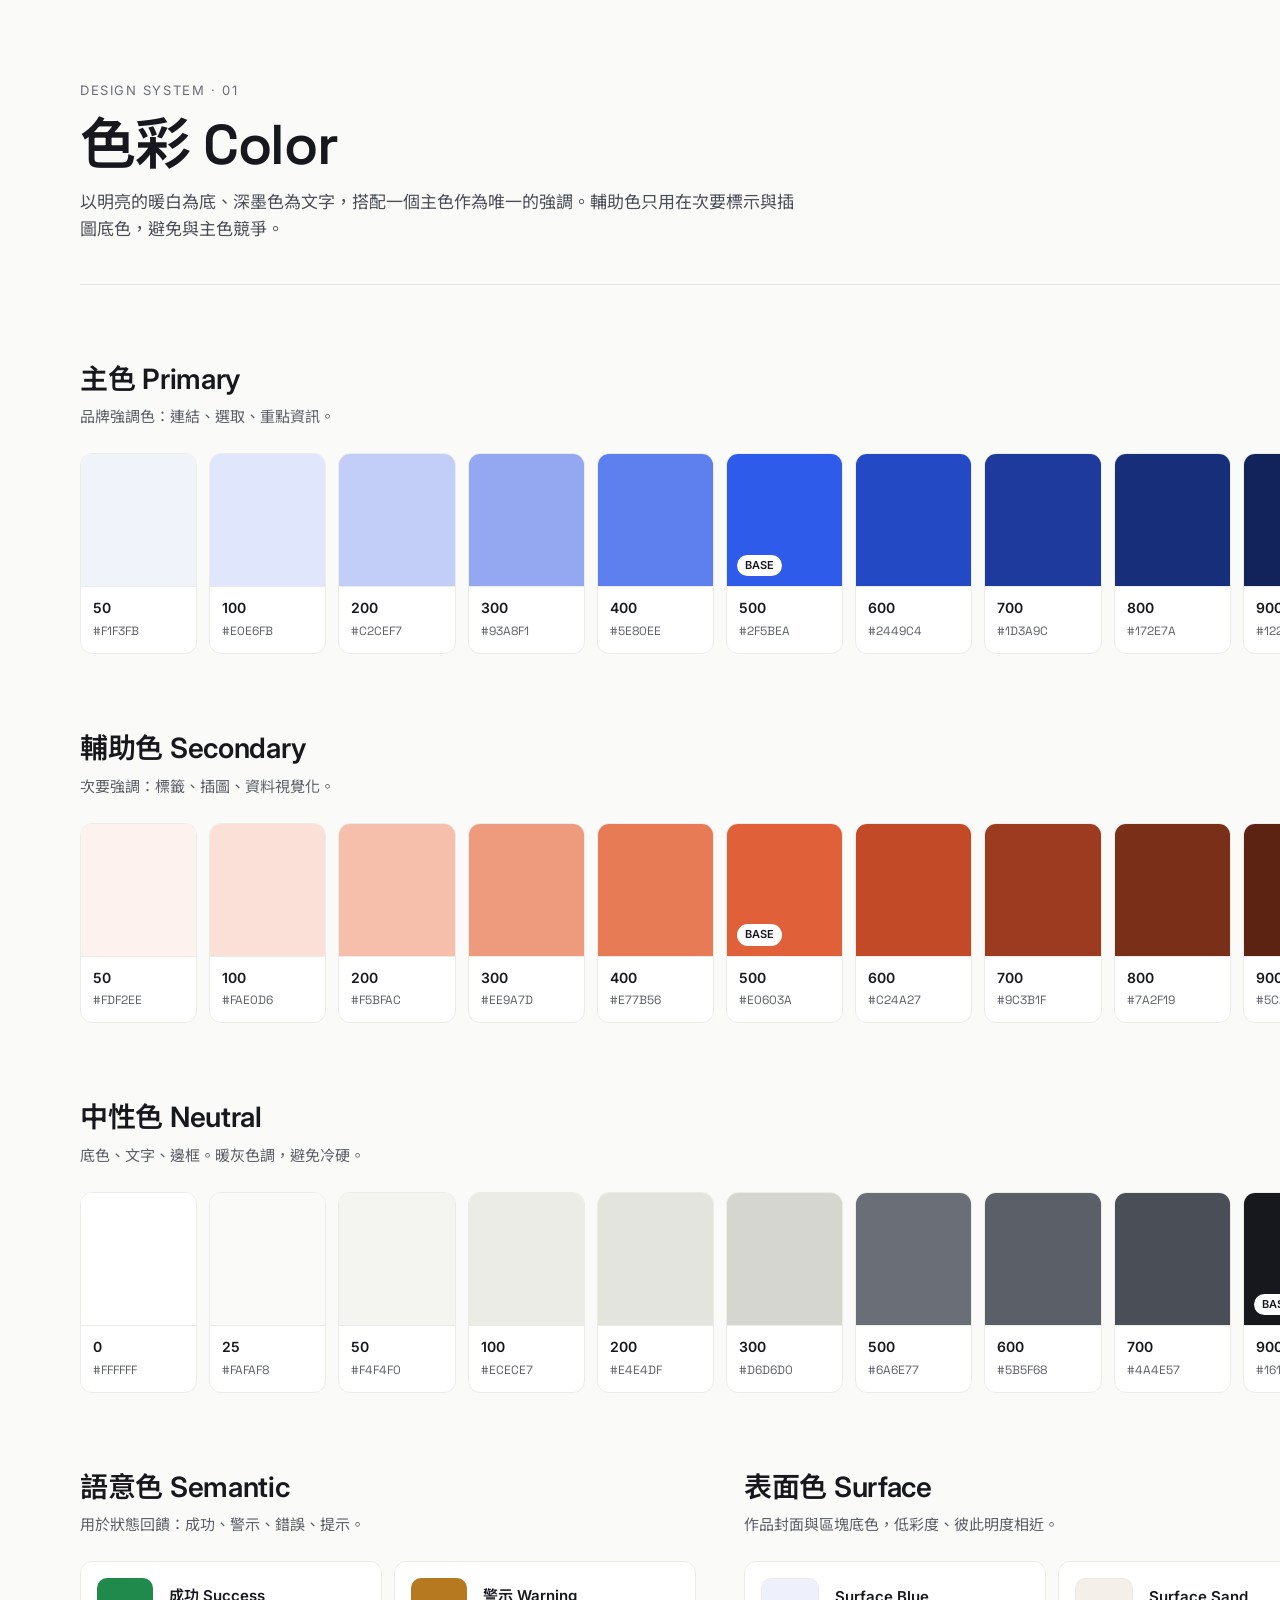
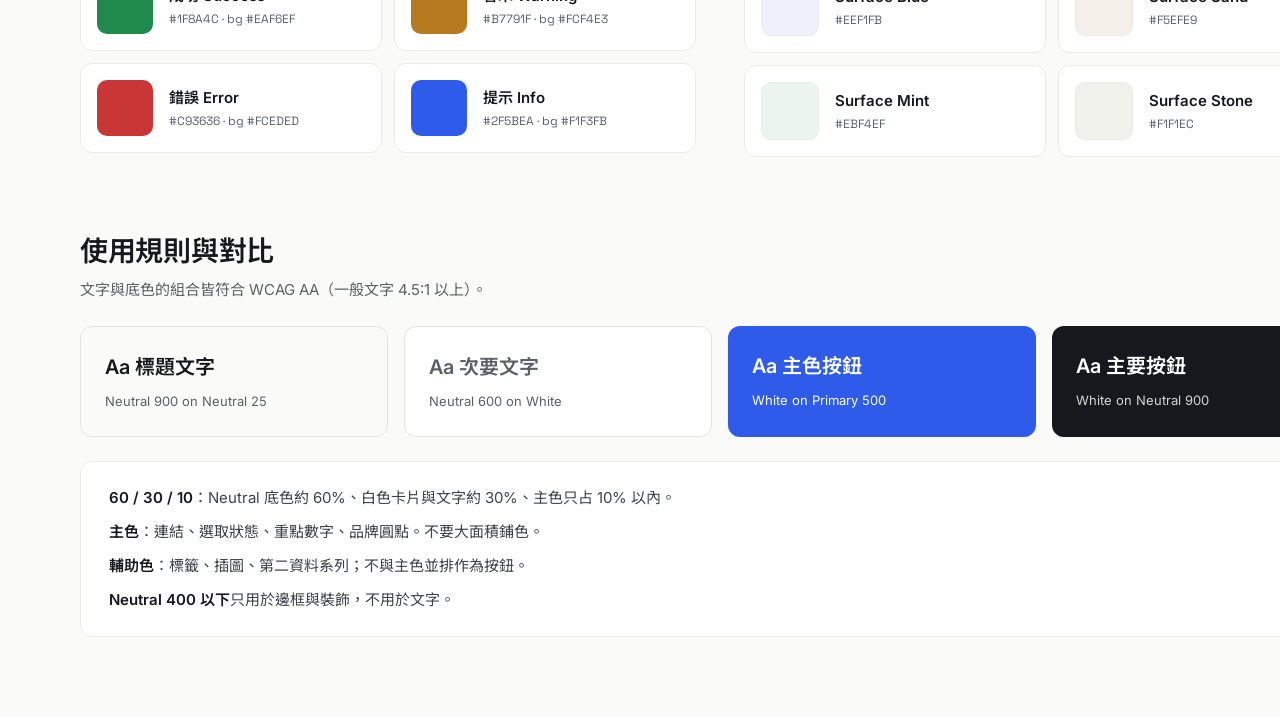
<file: design-system/01-colors.html>
<!doctype html>
<html lang="zh-Hant">
<head>
<meta charset="utf-8">
<meta name="viewport" content="width=device-width, initial-scale=1">
<title>設計系統：色彩</title>
<link rel="preconnect" href="https://fonts.googleapis.com">
<link href="https://fonts.googleapis.com/css2?family=Inter:wght@400;500;600;700&amp;family=Noto+Sans+TC:wght@400;500;700&amp;family=Space+Grotesk:wght@500;600&amp;display=swap" rel="stylesheet">
<style>
body{margin:0;background:#FAFAF8}
</style>
</head>
<body>
<div style="width: 1440px; min-height: 2000px; box-sizing: border-box; padding: 80px; background: #FAFAF8; color: #16181D; font-family: Inter, 'Noto Sans TC', system-ui, sans-serif; font-size: 16px; line-height: 1.6; display: flex; flex-direction: column; gap: 72px">

<header style="display: flex; flex-direction: column; gap: 12px; padding-bottom: 40px; border-bottom: 1px solid #E4E4DF">
<p style="margin: 0; font-size: 13px; letter-spacing: 0.12em; text-transform: uppercase; color: #6A6E77">Design System · 01</p>
<h1 style="margin: 0; font-family: 'Space Grotesk', 'Noto Sans TC', sans-serif; font-weight: 600; font-size: 56px; letter-spacing: -0.02em; line-height: 1.15">色彩 Color</h1>
<p style="margin: 0; max-width: 720px; color: #4A4E57; font-size: 17px">以明亮的暖白為底、深墨色為文字，搭配一個主色作為唯一的強調。輔助色只用在次要標示與插圖底色，避免與主色競爭。</p>
</header>


<section style="display: flex; flex-direction: column; gap: 24px">
<div style="display: flex; align-items: baseline; justify-content: space-between; gap: 24px">
<div style="display: flex; flex-direction: column; gap: 4px">
<h2 style="margin: 0; font-size: 28px; font-weight: 600; letter-spacing: -0.01em">主色 Primary</h2>
<p style="margin: 0; color: #5B5F68; font-size: 15px">品牌強調色：連結、選取、重點資訊。</p>
</div>
<span style="font-size: 14px; color: #5B5F68; font-family: 'Space Grotesk', monospace">primary</span>
</div>
<div style="display: grid; grid-template-columns: repeat(10, minmax(0, 1fr)); gap: 12px">

<div style="border-radius: 12px; overflow: hidden; background: #FFFFFF; border: 1px solid #ECECE7; display: flex; flex-direction: column">
<div style="height: 112px; background: #F1F3FB; border-bottom: 1px solid #ECECE7; display: flex; align-items: flex-end; padding: 10px">

</div>
<div style="padding: 10px 12px 12px; display: flex; flex-direction: column; gap: 2px">
<span style="font-size: 14px; font-weight: 600">50</span>
<span style="font-size: 12px; color: #5B5F68; font-family: 'Space Grotesk', monospace">#F1F3FB</span>
</div>
</div>

<div style="border-radius: 12px; overflow: hidden; background: #FFFFFF; border: 1px solid #ECECE7; display: flex; flex-direction: column">
<div style="height: 112px; background: #E0E6FB; border-bottom: 1px solid #ECECE7; display: flex; align-items: flex-end; padding: 10px">

</div>
<div style="padding: 10px 12px 12px; display: flex; flex-direction: column; gap: 2px">
<span style="font-size: 14px; font-weight: 600">100</span>
<span style="font-size: 12px; color: #5B5F68; font-family: 'Space Grotesk', monospace">#E0E6FB</span>
</div>
</div>

<div style="border-radius: 12px; overflow: hidden; background: #FFFFFF; border: 1px solid #ECECE7; display: flex; flex-direction: column">
<div style="height: 112px; background: #C2CEF7; border-bottom: 1px solid #ECECE7; display: flex; align-items: flex-end; padding: 10px">

</div>
<div style="padding: 10px 12px 12px; display: flex; flex-direction: column; gap: 2px">
<span style="font-size: 14px; font-weight: 600">200</span>
<span style="font-size: 12px; color: #5B5F68; font-family: 'Space Grotesk', monospace">#C2CEF7</span>
</div>
</div>

<div style="border-radius: 12px; overflow: hidden; background: #FFFFFF; border: 1px solid #ECECE7; display: flex; flex-direction: column">
<div style="height: 112px; background: #93A8F1; border-bottom: 1px solid #ECECE7; display: flex; align-items: flex-end; padding: 10px">

</div>
<div style="padding: 10px 12px 12px; display: flex; flex-direction: column; gap: 2px">
<span style="font-size: 14px; font-weight: 600">300</span>
<span style="font-size: 12px; color: #5B5F68; font-family: 'Space Grotesk', monospace">#93A8F1</span>
</div>
</div>

<div style="border-radius: 12px; overflow: hidden; background: #FFFFFF; border: 1px solid #ECECE7; display: flex; flex-direction: column">
<div style="height: 112px; background: #5E80EE; border-bottom: 1px solid #ECECE7; display: flex; align-items: flex-end; padding: 10px">

</div>
<div style="padding: 10px 12px 12px; display: flex; flex-direction: column; gap: 2px">
<span style="font-size: 14px; font-weight: 600">400</span>
<span style="font-size: 12px; color: #5B5F68; font-family: 'Space Grotesk', monospace">#5E80EE</span>
</div>
</div>

<div style="border-radius: 12px; overflow: hidden; background: #FFFFFF; border: 1px solid #ECECE7; display: flex; flex-direction: column">
<div style="height: 112px; background: #2F5BEA; border-bottom: 1px solid #ECECE7; display: flex; align-items: flex-end; padding: 10px">

<span style="font-size: 11px; font-weight: 600; padding: 2px 8px; border-radius: 999px; background: #FFFFFF; color: #16181D">BASE</span>

</div>
<div style="padding: 10px 12px 12px; display: flex; flex-direction: column; gap: 2px">
<span style="font-size: 14px; font-weight: 600">500</span>
<span style="font-size: 12px; color: #5B5F68; font-family: 'Space Grotesk', monospace">#2F5BEA</span>
</div>
</div>

<div style="border-radius: 12px; overflow: hidden; background: #FFFFFF; border: 1px solid #ECECE7; display: flex; flex-direction: column">
<div style="height: 112px; background: #2449C4; border-bottom: 1px solid #ECECE7; display: flex; align-items: flex-end; padding: 10px">

</div>
<div style="padding: 10px 12px 12px; display: flex; flex-direction: column; gap: 2px">
<span style="font-size: 14px; font-weight: 600">600</span>
<span style="font-size: 12px; color: #5B5F68; font-family: 'Space Grotesk', monospace">#2449C4</span>
</div>
</div>

<div style="border-radius: 12px; overflow: hidden; background: #FFFFFF; border: 1px solid #ECECE7; display: flex; flex-direction: column">
<div style="height: 112px; background: #1D3A9C; border-bottom: 1px solid #ECECE7; display: flex; align-items: flex-end; padding: 10px">

</div>
<div style="padding: 10px 12px 12px; display: flex; flex-direction: column; gap: 2px">
<span style="font-size: 14px; font-weight: 600">700</span>
<span style="font-size: 12px; color: #5B5F68; font-family: 'Space Grotesk', monospace">#1D3A9C</span>
</div>
</div>

<div style="border-radius: 12px; overflow: hidden; background: #FFFFFF; border: 1px solid #ECECE7; display: flex; flex-direction: column">
<div style="height: 112px; background: #172E7A; border-bottom: 1px solid #ECECE7; display: flex; align-items: flex-end; padding: 10px">

</div>
<div style="padding: 10px 12px 12px; display: flex; flex-direction: column; gap: 2px">
<span style="font-size: 14px; font-weight: 600">800</span>
<span style="font-size: 12px; color: #5B5F68; font-family: 'Space Grotesk', monospace">#172E7A</span>
</div>
</div>

<div style="border-radius: 12px; overflow: hidden; background: #FFFFFF; border: 1px solid #ECECE7; display: flex; flex-direction: column">
<div style="height: 112px; background: #12235C; border-bottom: 1px solid #ECECE7; display: flex; align-items: flex-end; padding: 10px">

</div>
<div style="padding: 10px 12px 12px; display: flex; flex-direction: column; gap: 2px">
<span style="font-size: 14px; font-weight: 600">900</span>
<span style="font-size: 12px; color: #5B5F68; font-family: 'Space Grotesk', monospace">#12235C</span>
</div>
</div>

</div>
</section>

<section style="display: flex; flex-direction: column; gap: 24px">
<div style="display: flex; align-items: baseline; justify-content: space-between; gap: 24px">
<div style="display: flex; flex-direction: column; gap: 4px">
<h2 style="margin: 0; font-size: 28px; font-weight: 600; letter-spacing: -0.01em">輔助色 Secondary</h2>
<p style="margin: 0; color: #5B5F68; font-size: 15px">次要強調：標籤、插圖、資料視覺化。</p>
</div>
<span style="font-size: 14px; color: #5B5F68; font-family: 'Space Grotesk', monospace">secondary</span>
</div>
<div style="display: grid; grid-template-columns: repeat(10, minmax(0, 1fr)); gap: 12px">

<div style="border-radius: 12px; overflow: hidden; background: #FFFFFF; border: 1px solid #ECECE7; display: flex; flex-direction: column">
<div style="height: 112px; background: #FDF2EE; border-bottom: 1px solid #ECECE7; display: flex; align-items: flex-end; padding: 10px">

</div>
<div style="padding: 10px 12px 12px; display: flex; flex-direction: column; gap: 2px">
<span style="font-size: 14px; font-weight: 600">50</span>
<span style="font-size: 12px; color: #5B5F68; font-family: 'Space Grotesk', monospace">#FDF2EE</span>
</div>
</div>

<div style="border-radius: 12px; overflow: hidden; background: #FFFFFF; border: 1px solid #ECECE7; display: flex; flex-direction: column">
<div style="height: 112px; background: #FAE0D6; border-bottom: 1px solid #ECECE7; display: flex; align-items: flex-end; padding: 10px">

</div>
<div style="padding: 10px 12px 12px; display: flex; flex-direction: column; gap: 2px">
<span style="font-size: 14px; font-weight: 600">100</span>
<span style="font-size: 12px; color: #5B5F68; font-family: 'Space Grotesk', monospace">#FAE0D6</span>
</div>
</div>

<div style="border-radius: 12px; overflow: hidden; background: #FFFFFF; border: 1px solid #ECECE7; display: flex; flex-direction: column">
<div style="height: 112px; background: #F5BFAC; border-bottom: 1px solid #ECECE7; display: flex; align-items: flex-end; padding: 10px">

</div>
<div style="padding: 10px 12px 12px; display: flex; flex-direction: column; gap: 2px">
<span style="font-size: 14px; font-weight: 600">200</span>
<span style="font-size: 12px; color: #5B5F68; font-family: 'Space Grotesk', monospace">#F5BFAC</span>
</div>
</div>

<div style="border-radius: 12px; overflow: hidden; background: #FFFFFF; border: 1px solid #ECECE7; display: flex; flex-direction: column">
<div style="height: 112px; background: #EE9A7D; border-bottom: 1px solid #ECECE7; display: flex; align-items: flex-end; padding: 10px">

</div>
<div style="padding: 10px 12px 12px; display: flex; flex-direction: column; gap: 2px">
<span style="font-size: 14px; font-weight: 600">300</span>
<span style="font-size: 12px; color: #5B5F68; font-family: 'Space Grotesk', monospace">#EE9A7D</span>
</div>
</div>

<div style="border-radius: 12px; overflow: hidden; background: #FFFFFF; border: 1px solid #ECECE7; display: flex; flex-direction: column">
<div style="height: 112px; background: #E77B56; border-bottom: 1px solid #ECECE7; display: flex; align-items: flex-end; padding: 10px">

</div>
<div style="padding: 10px 12px 12px; display: flex; flex-direction: column; gap: 2px">
<span style="font-size: 14px; font-weight: 600">400</span>
<span style="font-size: 12px; color: #5B5F68; font-family: 'Space Grotesk', monospace">#E77B56</span>
</div>
</div>

<div style="border-radius: 12px; overflow: hidden; background: #FFFFFF; border: 1px solid #ECECE7; display: flex; flex-direction: column">
<div style="height: 112px; background: #E0603A; border-bottom: 1px solid #ECECE7; display: flex; align-items: flex-end; padding: 10px">

<span style="font-size: 11px; font-weight: 600; padding: 2px 8px; border-radius: 999px; background: #FFFFFF; color: #16181D">BASE</span>

</div>
<div style="padding: 10px 12px 12px; display: flex; flex-direction: column; gap: 2px">
<span style="font-size: 14px; font-weight: 600">500</span>
<span style="font-size: 12px; color: #5B5F68; font-family: 'Space Grotesk', monospace">#E0603A</span>
</div>
</div>

<div style="border-radius: 12px; overflow: hidden; background: #FFFFFF; border: 1px solid #ECECE7; display: flex; flex-direction: column">
<div style="height: 112px; background: #C24A27; border-bottom: 1px solid #ECECE7; display: flex; align-items: flex-end; padding: 10px">

</div>
<div style="padding: 10px 12px 12px; display: flex; flex-direction: column; gap: 2px">
<span style="font-size: 14px; font-weight: 600">600</span>
<span style="font-size: 12px; color: #5B5F68; font-family: 'Space Grotesk', monospace">#C24A27</span>
</div>
</div>

<div style="border-radius: 12px; overflow: hidden; background: #FFFFFF; border: 1px solid #ECECE7; display: flex; flex-direction: column">
<div style="height: 112px; background: #9C3B1F; border-bottom: 1px solid #ECECE7; display: flex; align-items: flex-end; padding: 10px">

</div>
<div style="padding: 10px 12px 12px; display: flex; flex-direction: column; gap: 2px">
<span style="font-size: 14px; font-weight: 600">700</span>
<span style="font-size: 12px; color: #5B5F68; font-family: 'Space Grotesk', monospace">#9C3B1F</span>
</div>
</div>

<div style="border-radius: 12px; overflow: hidden; background: #FFFFFF; border: 1px solid #ECECE7; display: flex; flex-direction: column">
<div style="height: 112px; background: #7A2F19; border-bottom: 1px solid #ECECE7; display: flex; align-items: flex-end; padding: 10px">

</div>
<div style="padding: 10px 12px 12px; display: flex; flex-direction: column; gap: 2px">
<span style="font-size: 14px; font-weight: 600">800</span>
<span style="font-size: 12px; color: #5B5F68; font-family: 'Space Grotesk', monospace">#7A2F19</span>
</div>
</div>

<div style="border-radius: 12px; overflow: hidden; background: #FFFFFF; border: 1px solid #ECECE7; display: flex; flex-direction: column">
<div style="height: 112px; background: #5C2313; border-bottom: 1px solid #ECECE7; display: flex; align-items: flex-end; padding: 10px">

</div>
<div style="padding: 10px 12px 12px; display: flex; flex-direction: column; gap: 2px">
<span style="font-size: 14px; font-weight: 600">900</span>
<span style="font-size: 12px; color: #5B5F68; font-family: 'Space Grotesk', monospace">#5C2313</span>
</div>
</div>

</div>
</section>

<section style="display: flex; flex-direction: column; gap: 24px">
<div style="display: flex; align-items: baseline; justify-content: space-between; gap: 24px">
<div style="display: flex; flex-direction: column; gap: 4px">
<h2 style="margin: 0; font-size: 28px; font-weight: 600; letter-spacing: -0.01em">中性色 Neutral</h2>
<p style="margin: 0; color: #5B5F68; font-size: 15px">底色、文字、邊框。暖灰色調，避免冷硬。</p>
</div>
<span style="font-size: 14px; color: #5B5F68; font-family: 'Space Grotesk', monospace">neutral</span>
</div>
<div style="display: grid; grid-template-columns: repeat(10, minmax(0, 1fr)); gap: 12px">

<div style="border-radius: 12px; overflow: hidden; background: #FFFFFF; border: 1px solid #ECECE7; display: flex; flex-direction: column">
<div style="height: 112px; background: #FFFFFF; border-bottom: 1px solid #ECECE7; display: flex; align-items: flex-end; padding: 10px">

</div>
<div style="padding: 10px 12px 12px; display: flex; flex-direction: column; gap: 2px">
<span style="font-size: 14px; font-weight: 600">0</span>
<span style="font-size: 12px; color: #5B5F68; font-family: 'Space Grotesk', monospace">#FFFFFF</span>
</div>
</div>

<div style="border-radius: 12px; overflow: hidden; background: #FFFFFF; border: 1px solid #ECECE7; display: flex; flex-direction: column">
<div style="height: 112px; background: #FAFAF8; border-bottom: 1px solid #ECECE7; display: flex; align-items: flex-end; padding: 10px">

</div>
<div style="padding: 10px 12px 12px; display: flex; flex-direction: column; gap: 2px">
<span style="font-size: 14px; font-weight: 600">25</span>
<span style="font-size: 12px; color: #5B5F68; font-family: 'Space Grotesk', monospace">#FAFAF8</span>
</div>
</div>

<div style="border-radius: 12px; overflow: hidden; background: #FFFFFF; border: 1px solid #ECECE7; display: flex; flex-direction: column">
<div style="height: 112px; background: #F4F4F0; border-bottom: 1px solid #ECECE7; display: flex; align-items: flex-end; padding: 10px">

</div>
<div style="padding: 10px 12px 12px; display: flex; flex-direction: column; gap: 2px">
<span style="font-size: 14px; font-weight: 600">50</span>
<span style="font-size: 12px; color: #5B5F68; font-family: 'Space Grotesk', monospace">#F4F4F0</span>
</div>
</div>

<div style="border-radius: 12px; overflow: hidden; background: #FFFFFF; border: 1px solid #ECECE7; display: flex; flex-direction: column">
<div style="height: 112px; background: #ECECE7; border-bottom: 1px solid #ECECE7; display: flex; align-items: flex-end; padding: 10px">

</div>
<div style="padding: 10px 12px 12px; display: flex; flex-direction: column; gap: 2px">
<span style="font-size: 14px; font-weight: 600">100</span>
<span style="font-size: 12px; color: #5B5F68; font-family: 'Space Grotesk', monospace">#ECECE7</span>
</div>
</div>

<div style="border-radius: 12px; overflow: hidden; background: #FFFFFF; border: 1px solid #ECECE7; display: flex; flex-direction: column">
<div style="height: 112px; background: #E4E4DF; border-bottom: 1px solid #ECECE7; display: flex; align-items: flex-end; padding: 10px">

</div>
<div style="padding: 10px 12px 12px; display: flex; flex-direction: column; gap: 2px">
<span style="font-size: 14px; font-weight: 600">200</span>
<span style="font-size: 12px; color: #5B5F68; font-family: 'Space Grotesk', monospace">#E4E4DF</span>
</div>
</div>

<div style="border-radius: 12px; overflow: hidden; background: #FFFFFF; border: 1px solid #ECECE7; display: flex; flex-direction: column">
<div style="height: 112px; background: #D6D6D0; border-bottom: 1px solid #ECECE7; display: flex; align-items: flex-end; padding: 10px">

</div>
<div style="padding: 10px 12px 12px; display: flex; flex-direction: column; gap: 2px">
<span style="font-size: 14px; font-weight: 600">300</span>
<span style="font-size: 12px; color: #5B5F68; font-family: 'Space Grotesk', monospace">#D6D6D0</span>
</div>
</div>

<div style="border-radius: 12px; overflow: hidden; background: #FFFFFF; border: 1px solid #ECECE7; display: flex; flex-direction: column">
<div style="height: 112px; background: #6A6E77; border-bottom: 1px solid #ECECE7; display: flex; align-items: flex-end; padding: 10px">

</div>
<div style="padding: 10px 12px 12px; display: flex; flex-direction: column; gap: 2px">
<span style="font-size: 14px; font-weight: 600">500</span>
<span style="font-size: 12px; color: #5B5F68; font-family: 'Space Grotesk', monospace">#6A6E77</span>
</div>
</div>

<div style="border-radius: 12px; overflow: hidden; background: #FFFFFF; border: 1px solid #ECECE7; display: flex; flex-direction: column">
<div style="height: 112px; background: #5B5F68; border-bottom: 1px solid #ECECE7; display: flex; align-items: flex-end; padding: 10px">

</div>
<div style="padding: 10px 12px 12px; display: flex; flex-direction: column; gap: 2px">
<span style="font-size: 14px; font-weight: 600">600</span>
<span style="font-size: 12px; color: #5B5F68; font-family: 'Space Grotesk', monospace">#5B5F68</span>
</div>
</div>

<div style="border-radius: 12px; overflow: hidden; background: #FFFFFF; border: 1px solid #ECECE7; display: flex; flex-direction: column">
<div style="height: 112px; background: #4A4E57; border-bottom: 1px solid #ECECE7; display: flex; align-items: flex-end; padding: 10px">

</div>
<div style="padding: 10px 12px 12px; display: flex; flex-direction: column; gap: 2px">
<span style="font-size: 14px; font-weight: 600">700</span>
<span style="font-size: 12px; color: #5B5F68; font-family: 'Space Grotesk', monospace">#4A4E57</span>
</div>
</div>

<div style="border-radius: 12px; overflow: hidden; background: #FFFFFF; border: 1px solid #ECECE7; display: flex; flex-direction: column">
<div style="height: 112px; background: #16181D; border-bottom: 1px solid #ECECE7; display: flex; align-items: flex-end; padding: 10px">

<span style="font-size: 11px; font-weight: 600; padding: 2px 8px; border-radius: 999px; background: #FFFFFF; color: #16181D">BASE</span>

</div>
<div style="padding: 10px 12px 12px; display: flex; flex-direction: column; gap: 2px">
<span style="font-size: 14px; font-weight: 600">900</span>
<span style="font-size: 12px; color: #5B5F68; font-family: 'Space Grotesk', monospace">#16181D</span>
</div>
</div>

</div>
</section>


<section style="display: grid; grid-template-columns: repeat(2, minmax(0, 1fr)); gap: 48px">
<div style="display: flex; flex-direction: column; gap: 24px">
<div style="display: flex; flex-direction: column; gap: 4px">
<h2 style="margin: 0; font-size: 28px; font-weight: 600; letter-spacing: -0.01em">語意色 Semantic</h2>
<p style="margin: 0; color: #5B5F68; font-size: 15px">用於狀態回饋：成功、警示、錯誤、提示。</p>
</div>
<div style="display: grid; grid-template-columns: repeat(2, minmax(0, 1fr)); gap: 12px">

<div style="display: flex; align-items: center; gap: 16px; padding: 16px; border-radius: 12px; background: #FFFFFF; border: 1px solid #ECECE7">
<div style="width: 56px; height: 56px; border-radius: 10px; background: #1F8A4C; flex: none"></div>
<div style="display: flex; flex-direction: column; gap: 2px">
<span style="font-size: 15px; font-weight: 600">成功 Success</span>
<span style="font-size: 12px; color: #5B5F68; font-family: 'Space Grotesk', monospace">#1F8A4C · bg #EAF6EF</span>
</div>
</div>

<div style="display: flex; align-items: center; gap: 16px; padding: 16px; border-radius: 12px; background: #FFFFFF; border: 1px solid #ECECE7">
<div style="width: 56px; height: 56px; border-radius: 10px; background: #B7791F; flex: none"></div>
<div style="display: flex; flex-direction: column; gap: 2px">
<span style="font-size: 15px; font-weight: 600">警示 Warning</span>
<span style="font-size: 12px; color: #5B5F68; font-family: 'Space Grotesk', monospace">#B7791F · bg #FCF4E3</span>
</div>
</div>

<div style="display: flex; align-items: center; gap: 16px; padding: 16px; border-radius: 12px; background: #FFFFFF; border: 1px solid #ECECE7">
<div style="width: 56px; height: 56px; border-radius: 10px; background: #C93636; flex: none"></div>
<div style="display: flex; flex-direction: column; gap: 2px">
<span style="font-size: 15px; font-weight: 600">錯誤 Error</span>
<span style="font-size: 12px; color: #5B5F68; font-family: 'Space Grotesk', monospace">#C93636 · bg #FCEDED</span>
</div>
</div>

<div style="display: flex; align-items: center; gap: 16px; padding: 16px; border-radius: 12px; background: #FFFFFF; border: 1px solid #ECECE7">
<div style="width: 56px; height: 56px; border-radius: 10px; background: #2F5BEA; flex: none"></div>
<div style="display: flex; flex-direction: column; gap: 2px">
<span style="font-size: 15px; font-weight: 600">提示 Info</span>
<span style="font-size: 12px; color: #5B5F68; font-family: 'Space Grotesk', monospace">#2F5BEA · bg #F1F3FB</span>
</div>
</div>

</div>
</div>
<div style="display: flex; flex-direction: column; gap: 24px">
<div style="display: flex; flex-direction: column; gap: 4px">
<h2 style="margin: 0; font-size: 28px; font-weight: 600; letter-spacing: -0.01em">表面色 Surface</h2>
<p style="margin: 0; color: #5B5F68; font-size: 15px">作品封面與區塊底色，低彩度、彼此明度相近。</p>
</div>
<div style="display: grid; grid-template-columns: repeat(2, minmax(0, 1fr)); gap: 12px">

<div style="display: flex; align-items: center; gap: 16px; padding: 16px; border-radius: 12px; background: #FFFFFF; border: 1px solid #ECECE7">
<div style="width: 56px; height: 56px; border-radius: 10px; background: #EEF1FB; border: 1px solid #ECECE7; flex: none"></div>
<div style="display: flex; flex-direction: column; gap: 2px">
<span style="font-size: 15px; font-weight: 600">Surface Blue</span>
<span style="font-size: 12px; color: #5B5F68; font-family: 'Space Grotesk', monospace">#EEF1FB</span>
</div>
</div>

<div style="display: flex; align-items: center; gap: 16px; padding: 16px; border-radius: 12px; background: #FFFFFF; border: 1px solid #ECECE7">
<div style="width: 56px; height: 56px; border-radius: 10px; background: #F5EFE9; border: 1px solid #ECECE7; flex: none"></div>
<div style="display: flex; flex-direction: column; gap: 2px">
<span style="font-size: 15px; font-weight: 600">Surface Sand</span>
<span style="font-size: 12px; color: #5B5F68; font-family: 'Space Grotesk', monospace">#F5EFE9</span>
</div>
</div>

<div style="display: flex; align-items: center; gap: 16px; padding: 16px; border-radius: 12px; background: #FFFFFF; border: 1px solid #ECECE7">
<div style="width: 56px; height: 56px; border-radius: 10px; background: #EBF4EF; border: 1px solid #ECECE7; flex: none"></div>
<div style="display: flex; flex-direction: column; gap: 2px">
<span style="font-size: 15px; font-weight: 600">Surface Mint</span>
<span style="font-size: 12px; color: #5B5F68; font-family: 'Space Grotesk', monospace">#EBF4EF</span>
</div>
</div>

<div style="display: flex; align-items: center; gap: 16px; padding: 16px; border-radius: 12px; background: #FFFFFF; border: 1px solid #ECECE7">
<div style="width: 56px; height: 56px; border-radius: 10px; background: #F1F1EC; border: 1px solid #ECECE7; flex: none"></div>
<div style="display: flex; flex-direction: column; gap: 2px">
<span style="font-size: 15px; font-weight: 600">Surface Stone</span>
<span style="font-size: 12px; color: #5B5F68; font-family: 'Space Grotesk', monospace">#F1F1EC</span>
</div>
</div>

</div>
</div>
</section>

<section style="display: flex; flex-direction: column; gap: 24px">
<div style="display: flex; flex-direction: column; gap: 4px">
<h2 style="margin: 0; font-size: 28px; font-weight: 600; letter-spacing: -0.01em">使用規則與對比</h2>
<p style="margin: 0; color: #5B5F68; font-size: 15px">文字與底色的組合皆符合 WCAG AA（一般文字 4.5:1 以上）。</p>
</div>
<div style="display: grid; grid-template-columns: repeat(4, minmax(0, 1fr)); gap: 16px">
<div style="padding: 24px; border-radius: 12px; background: #FAFAF8; border: 1px solid #E4E4DF; display: flex; flex-direction: column; gap: 8px"><span style="font-size: 20px; font-weight: 600; color: #16181D">Aa 標題文字</span><span style="font-size: 13px; color: #5B5F68">Neutral 900 on Neutral 25</span></div>
<div style="padding: 24px; border-radius: 12px; background: #FFFFFF; border: 1px solid #E4E4DF; display: flex; flex-direction: column; gap: 8px"><span style="font-size: 20px; font-weight: 600; color: #5B5F68">Aa 次要文字</span><span style="font-size: 13px; color: #5B5F68">Neutral 600 on White</span></div>
<div style="padding: 24px; border-radius: 12px; background: #2F5BEA; display: flex; flex-direction: column; gap: 8px"><span style="font-size: 20px; font-weight: 600; color: #FFFFFF">Aa 主色按鈕</span><span style="font-size: 13px; color: #FFFFFF">White on Primary 500</span></div>
<div style="padding: 24px; border-radius: 12px; background: #16181D; display: flex; flex-direction: column; gap: 8px"><span style="font-size: 20px; font-weight: 600; color: #FFFFFF">Aa 主要按鈕</span><span style="font-size: 13px; color: #D6D6D0">White on Neutral 900</span></div>
</div>
<ul style="margin: 0; padding: 24px 28px; border-radius: 12px; background: #FFFFFF; border: 1px solid #ECECE7; list-style: none; display: flex; flex-direction: column; gap: 10px; font-size: 15px; color: #3E424B">
<li><strong style="font-weight: 600; color: #16181D">60 / 30 / 10</strong>：Neutral 底色約 60%、白色卡片與文字約 30%、主色只占 10% 以內。</li>
<li><strong style="font-weight: 600; color: #16181D">主色</strong>：連結、選取狀態、重點數字、品牌圓點。不要大面積鋪色。</li>
<li><strong style="font-weight: 600; color: #16181D">輔助色</strong>：標籤、插圖、第二資料系列；不與主色並排作為按鈕。</li>
<li><strong style="font-weight: 600; color: #16181D">Neutral 400 以下</strong>只用於邊框與裝飾，不用於文字。</li>
</ul>
</section>

</div>
</body>
</html>
</file>
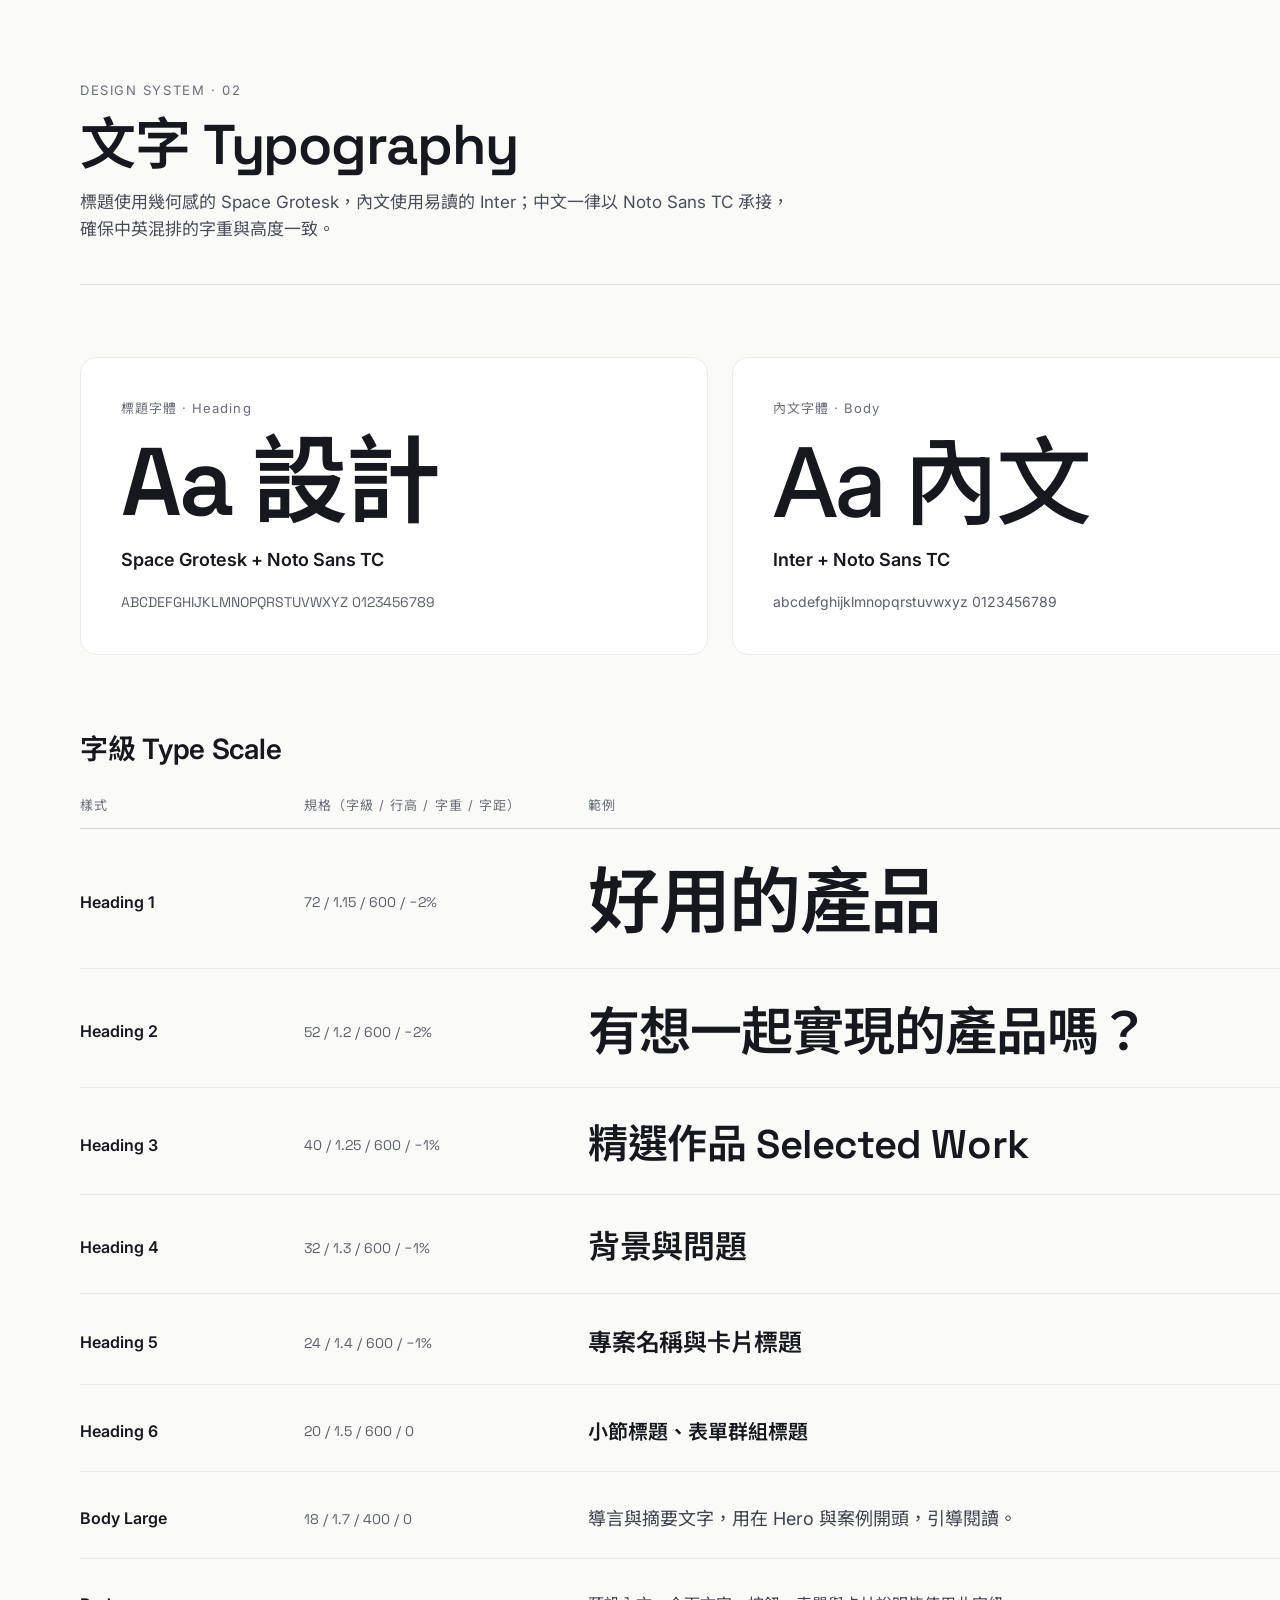
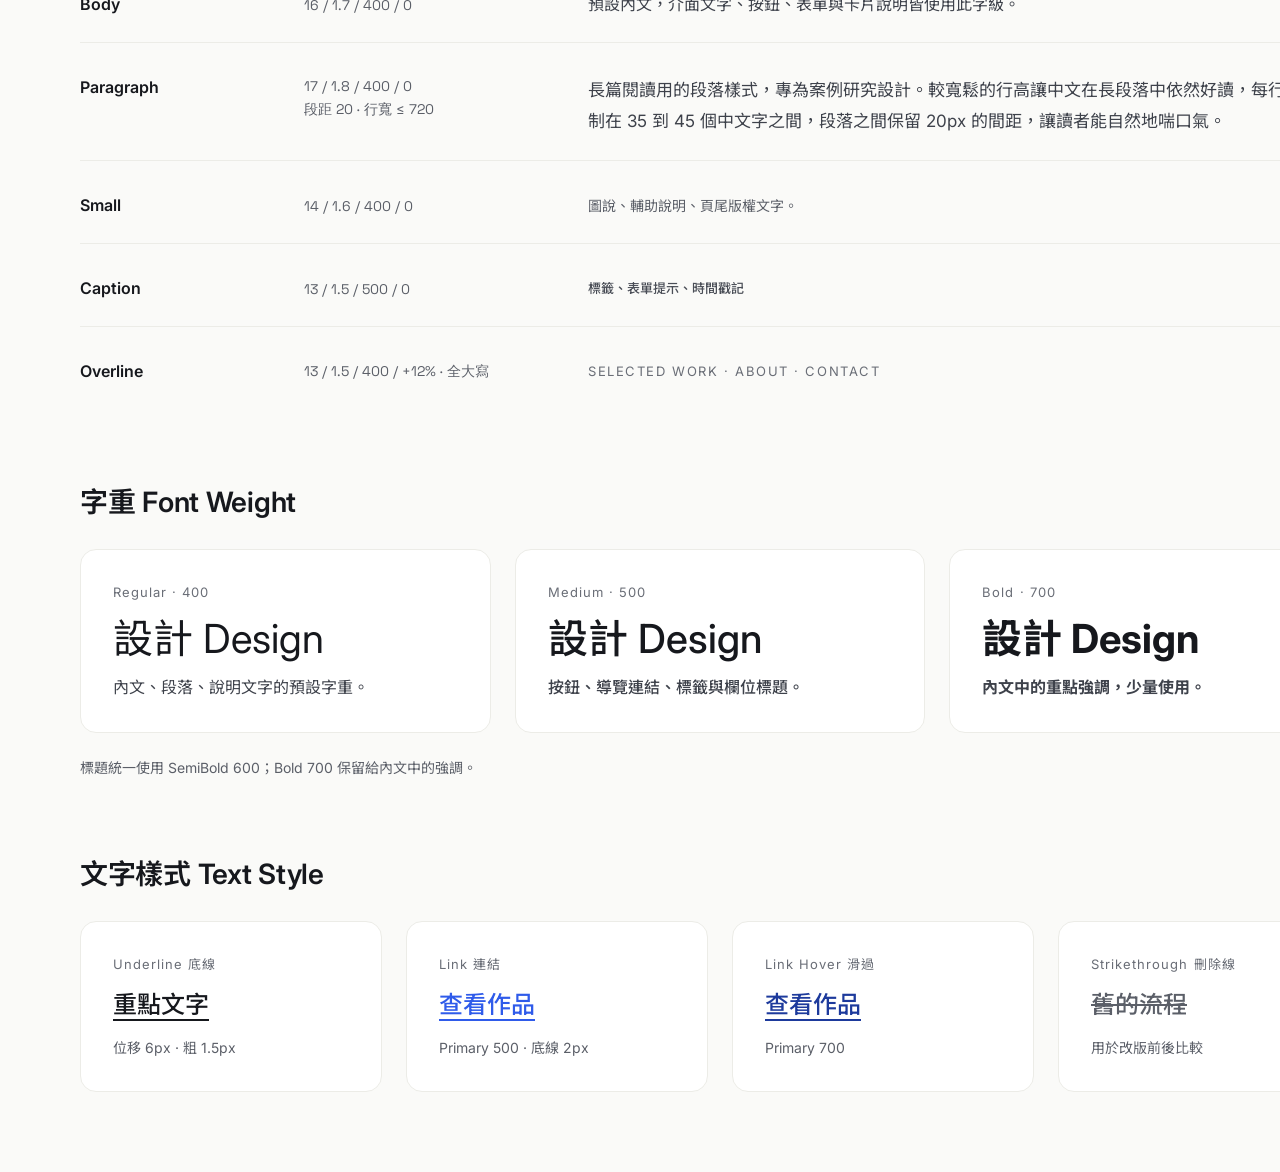
<file: design-system/02-typography.html>
<!doctype html>
<html lang="zh-Hant">
<head>
<meta charset="utf-8">
<meta name="viewport" content="width=device-width, initial-scale=1">
<title>設計系統：文字</title>
<link rel="preconnect" href="https://fonts.googleapis.com">
<link href="https://fonts.googleapis.com/css2?family=Inter:wght@400;500;600;700&amp;family=Noto+Sans+TC:wght@400;500;700&amp;family=Space+Grotesk:wght@500;600;700&amp;display=swap" rel="stylesheet">
<style>
body{margin:0;background:#FAFAF8}
</style>
</head>
<body>
<div style="width: 1440px; min-height: 2600px; box-sizing: border-box; padding: 80px; background: #FAFAF8; color: #16181D; font-family: Inter, 'Noto Sans TC', system-ui, sans-serif; font-size: 16px; line-height: 1.6; display: flex; flex-direction: column; gap: 72px">

<header style="display: flex; flex-direction: column; gap: 12px; padding-bottom: 40px; border-bottom: 1px solid #E4E4DF">
<p style="margin: 0; font-size: 13px; letter-spacing: 0.12em; text-transform: uppercase; color: #6A6E77">Design System · 02</p>
<h1 style="margin: 0; font-family: 'Space Grotesk', 'Noto Sans TC', sans-serif; font-weight: 600; font-size: 56px; letter-spacing: -0.02em; line-height: 1.15">文字 Typography</h1>
<p style="margin: 0; max-width: 720px; color: #4A4E57; font-size: 17px">標題使用幾何感的 Space Grotesk，內文使用易讀的 Inter；中文一律以 Noto Sans TC 承接，確保中英混排的字重與高度一致。</p>
</header>

<!-- 字體家族 -->
<section style="display: grid; grid-template-columns: repeat(2, minmax(0, 1fr)); gap: 24px">
<div style="padding: 40px; border-radius: 16px; background: #FFFFFF; border: 1px solid #ECECE7; display: flex; flex-direction: column; gap: 16px">
<span style="font-size: 13px; letter-spacing: 0.08em; color: #6A6E77">標題字體 · Heading</span>
<span style="font-family: 'Space Grotesk', 'Noto Sans TC', sans-serif; font-size: 96px; font-weight: 600; line-height: 1; letter-spacing: -0.03em">Aa 設計</span>
<span style="font-size: 18px; font-weight: 600">Space Grotesk + Noto Sans TC</span>
<span style="font-size: 14px; color: #5B5F68; font-family: 'Space Grotesk', monospace">ABCDEFGHIJKLMNOPQRSTUVWXYZ 0123456789</span>
</div>
<div style="padding: 40px; border-radius: 16px; background: #FFFFFF; border: 1px solid #ECECE7; display: flex; flex-direction: column; gap: 16px">
<span style="font-size: 13px; letter-spacing: 0.08em; color: #6A6E77">內文字體 · Body</span>
<span style="font-family: Inter, 'Noto Sans TC', sans-serif; font-size: 96px; font-weight: 500; line-height: 1; letter-spacing: -0.03em">Aa 內文</span>
<span style="font-size: 18px; font-weight: 600">Inter + Noto Sans TC</span>
<span style="font-size: 14px; color: #5B5F68">abcdefghijklmnopqrstuvwxyz 0123456789</span>
</div>
</section>

<!-- 字級 -->
<section style="display: flex; flex-direction: column; gap: 8px">
<h2 style="margin: 0 0 16px; font-size: 28px; font-weight: 600; letter-spacing: -0.01em">字級 Type Scale</h2>
<div style="display: grid; grid-template-columns: 200px 260px minmax(0, 1fr); gap: 24px; padding: 0 0 12px; border-bottom: 1px solid #D6D6D0; font-size: 13px; letter-spacing: 0.08em; color: #6A6E77">
<span>樣式</span><span>規格（字級 / 行高 / 字重 / 字距）</span><span>範例</span>
</div>

<div style="display: grid; grid-template-columns: 200px 260px minmax(0, 1fr); gap: 24px; align-items: center; padding: 24px 0; border-bottom: 1px solid #ECECE7">
<span style="font-weight: 600">Heading 1</span><span style="font-size: 14px; color: #5B5F68; font-family: 'Space Grotesk', monospace">72 / 1.15 / 600 / −2%</span>
<span style="font-family: 'Space Grotesk', 'Noto Sans TC', sans-serif; font-size: 72px; line-height: 1.15; font-weight: 600; letter-spacing: -0.02em">好用的產品</span>
</div>
<div style="display: grid; grid-template-columns: 200px 260px minmax(0, 1fr); gap: 24px; align-items: center; padding: 24px 0; border-bottom: 1px solid #ECECE7">
<span style="font-weight: 600">Heading 2</span><span style="font-size: 14px; color: #5B5F68; font-family: 'Space Grotesk', monospace">52 / 1.2 / 600 / −2%</span>
<span style="font-family: 'Space Grotesk', 'Noto Sans TC', sans-serif; font-size: 52px; line-height: 1.2; font-weight: 600; letter-spacing: -0.02em">有想一起實現的產品嗎？</span>
</div>
<div style="display: grid; grid-template-columns: 200px 260px minmax(0, 1fr); gap: 24px; align-items: center; padding: 24px 0; border-bottom: 1px solid #ECECE7">
<span style="font-weight: 600">Heading 3</span><span style="font-size: 14px; color: #5B5F68; font-family: 'Space Grotesk', monospace">40 / 1.25 / 600 / −1%</span>
<span style="font-family: 'Space Grotesk', 'Noto Sans TC', sans-serif; font-size: 40px; line-height: 1.25; font-weight: 600; letter-spacing: -0.01em">精選作品 Selected Work</span>
</div>
<div style="display: grid; grid-template-columns: 200px 260px minmax(0, 1fr); gap: 24px; align-items: center; padding: 24px 0; border-bottom: 1px solid #ECECE7">
<span style="font-weight: 600">Heading 4</span><span style="font-size: 14px; color: #5B5F68; font-family: 'Space Grotesk', monospace">32 / 1.3 / 600 / −1%</span>
<span style="font-family: 'Space Grotesk', 'Noto Sans TC', sans-serif; font-size: 32px; line-height: 1.3; font-weight: 600; letter-spacing: -0.01em">背景與問題</span>
</div>
<div style="display: grid; grid-template-columns: 200px 260px minmax(0, 1fr); gap: 24px; align-items: center; padding: 24px 0; border-bottom: 1px solid #ECECE7">
<span style="font-weight: 600">Heading 5</span><span style="font-size: 14px; color: #5B5F68; font-family: 'Space Grotesk', monospace">24 / 1.4 / 600 / −1%</span>
<span style="font-size: 24px; line-height: 1.4; font-weight: 600; letter-spacing: -0.01em">專案名稱與卡片標題</span>
</div>
<div style="display: grid; grid-template-columns: 200px 260px minmax(0, 1fr); gap: 24px; align-items: center; padding: 24px 0; border-bottom: 1px solid #ECECE7">
<span style="font-weight: 600">Heading 6</span><span style="font-size: 14px; color: #5B5F68; font-family: 'Space Grotesk', monospace">20 / 1.5 / 600 / 0</span>
<span style="font-size: 20px; line-height: 1.5; font-weight: 600">小節標題、表單群組標題</span>
</div>
<div style="display: grid; grid-template-columns: 200px 260px minmax(0, 1fr); gap: 24px; align-items: center; padding: 24px 0; border-bottom: 1px solid #ECECE7">
<span style="font-weight: 600">Body Large</span><span style="font-size: 14px; color: #5B5F68; font-family: 'Space Grotesk', monospace">18 / 1.7 / 400 / 0</span>
<span style="font-size: 18px; line-height: 1.7; color: #3E424B">導言與摘要文字，用在 Hero 與案例開頭，引導閱讀。</span>
</div>
<div style="display: grid; grid-template-columns: 200px 260px minmax(0, 1fr); gap: 24px; align-items: center; padding: 24px 0; border-bottom: 1px solid #ECECE7">
<span style="font-weight: 600">Body</span><span style="font-size: 14px; color: #5B5F68; font-family: 'Space Grotesk', monospace">16 / 1.7 / 400 / 0</span>
<span style="font-size: 16px; line-height: 1.7; color: #3E424B">預設內文，介面文字、按鈕、表單與卡片說明皆使用此字級。</span>
</div>
<div style="display: grid; grid-template-columns: 200px 260px minmax(0, 1fr); gap: 24px; align-items: start; padding: 24px 0; border-bottom: 1px solid #ECECE7">
<span style="font-weight: 600">Paragraph</span><span style="font-size: 14px; color: #5B5F68; font-family: 'Space Grotesk', monospace">17 / 1.8 / 400 / 0<br>段距 20 · 行寬 ≤ 720</span>
<p style="margin: 0; max-width: 720px; font-size: 17px; line-height: 1.8; color: #3E424B">長篇閱讀用的段落樣式，專為案例研究設計。較寬鬆的行高讓中文在長段落中依然好讀，每行控制在 35 到 45 個中文字之間，段落之間保留 20px 的間距，讓讀者能自然地喘口氣。</p>
</div>
<div style="display: grid; grid-template-columns: 200px 260px minmax(0, 1fr); gap: 24px; align-items: center; padding: 24px 0; border-bottom: 1px solid #ECECE7">
<span style="font-weight: 600">Small</span><span style="font-size: 14px; color: #5B5F68; font-family: 'Space Grotesk', monospace">14 / 1.6 / 400 / 0</span>
<span style="font-size: 14px; line-height: 1.6; color: #5B5F68">圖說、輔助說明、頁尾版權文字。</span>
</div>
<div style="display: grid; grid-template-columns: 200px 260px minmax(0, 1fr); gap: 24px; align-items: center; padding: 24px 0; border-bottom: 1px solid #ECECE7">
<span style="font-weight: 600">Caption</span><span style="font-size: 14px; color: #5B5F68; font-family: 'Space Grotesk', monospace">13 / 1.5 / 500 / 0</span>
<span style="font-size: 13px; line-height: 1.5; font-weight: 500; color: #4A4E57">標籤、表單提示、時間戳記</span>
</div>
<div style="display: grid; grid-template-columns: 200px 260px minmax(0, 1fr); gap: 24px; align-items: center; padding: 24px 0">
<span style="font-weight: 600">Overline</span><span style="font-size: 14px; color: #5B5F68; font-family: 'Space Grotesk', monospace">13 / 1.5 / 400 / +12% · 全大寫</span>
<span style="font-size: 13px; line-height: 1.5; letter-spacing: 0.12em; text-transform: uppercase; color: #6A6E77">Selected Work · About · Contact</span>
</div>
</section>

<!-- 字重 -->
<section style="display: flex; flex-direction: column; gap: 24px">
<h2 style="margin: 0; font-size: 28px; font-weight: 600; letter-spacing: -0.01em">字重 Font Weight</h2>
<div style="display: grid; grid-template-columns: repeat(3, minmax(0, 1fr)); gap: 24px">
<div style="padding: 32px; border-radius: 16px; background: #FFFFFF; border: 1px solid #ECECE7; display: flex; flex-direction: column; gap: 12px">
<span style="font-size: 13px; letter-spacing: 0.08em; color: #6A6E77">Regular · 400</span>
<span style="font-size: 40px; font-weight: 400; line-height: 1.2">設計 Design</span>
<span style="font-size: 16px; font-weight: 400; color: #3E424B">內文、段落、說明文字的預設字重。</span>
</div>
<div style="padding: 32px; border-radius: 16px; background: #FFFFFF; border: 1px solid #ECECE7; display: flex; flex-direction: column; gap: 12px">
<span style="font-size: 13px; letter-spacing: 0.08em; color: #6A6E77">Medium · 500</span>
<span style="font-size: 40px; font-weight: 500; line-height: 1.2">設計 Design</span>
<span style="font-size: 16px; font-weight: 500; color: #3E424B">按鈕、導覽連結、標籤與欄位標題。</span>
</div>
<div style="padding: 32px; border-radius: 16px; background: #FFFFFF; border: 1px solid #ECECE7; display: flex; flex-direction: column; gap: 12px">
<span style="font-size: 13px; letter-spacing: 0.08em; color: #6A6E77">Bold · 700</span>
<span style="font-size: 40px; font-weight: 700; line-height: 1.2">設計 Design</span>
<span style="font-size: 16px; font-weight: 700; color: #3E424B">內文中的重點強調，少量使用。</span>
</div>
</div>
<p style="margin: 0; font-size: 14px; color: #5B5F68">標題統一使用 SemiBold 600；Bold 700 保留給內文中的強調。</p>
</section>

<!-- 文字樣式 -->
<section style="display: flex; flex-direction: column; gap: 24px">
<h2 style="margin: 0; font-size: 28px; font-weight: 600; letter-spacing: -0.01em">文字樣式 Text Style</h2>
<div style="display: grid; grid-template-columns: repeat(4, minmax(0, 1fr)); gap: 24px">
<div style="padding: 32px; border-radius: 16px; background: #FFFFFF; border: 1px solid #ECECE7; display: flex; flex-direction: column; gap: 12px">
<span style="font-size: 13px; letter-spacing: 0.08em; color: #6A6E77">Underline 底線</span>
<span style="font-size: 24px; font-weight: 500; text-decoration: underline; text-underline-offset: 6px; text-decoration-thickness: 1.5px">重點文字</span>
<span style="font-size: 14px; color: #5B5F68">位移 6px · 粗 1.5px</span>
</div>
<div style="padding: 32px; border-radius: 16px; background: #FFFFFF; border: 1px solid #ECECE7; display: flex; flex-direction: column; gap: 12px">
<span style="font-size: 13px; letter-spacing: 0.08em; color: #6A6E77">Link 連結</span>
<span style="font-size: 24px; font-weight: 500; color: #2F5BEA; text-decoration: underline; text-underline-offset: 6px; text-decoration-thickness: 2px">查看作品</span>
<span style="font-size: 14px; color: #5B5F68">Primary 500 · 底線 2px</span>
</div>
<div style="padding: 32px; border-radius: 16px; background: #FFFFFF; border: 1px solid #ECECE7; display: flex; flex-direction: column; gap: 12px">
<span style="font-size: 13px; letter-spacing: 0.08em; color: #6A6E77">Link Hover 滑過</span>
<span style="font-size: 24px; font-weight: 500; color: #1D3A9C; text-decoration: underline; text-underline-offset: 6px; text-decoration-thickness: 2px">查看作品</span>
<span style="font-size: 14px; color: #5B5F68">Primary 700</span>
</div>
<div style="padding: 32px; border-radius: 16px; background: #FFFFFF; border: 1px solid #ECECE7; display: flex; flex-direction: column; gap: 12px">
<span style="font-size: 13px; letter-spacing: 0.08em; color: #6A6E77">Strikethrough 刪除線</span>
<span style="font-size: 24px; font-weight: 500; color: #5B5F68; text-decoration: line-through">舊的流程</span>
<span style="font-size: 14px; color: #5B5F68">用於改版前後比較</span>
</div>
</div>
</section>

</div>
</body>
</html>
</file>
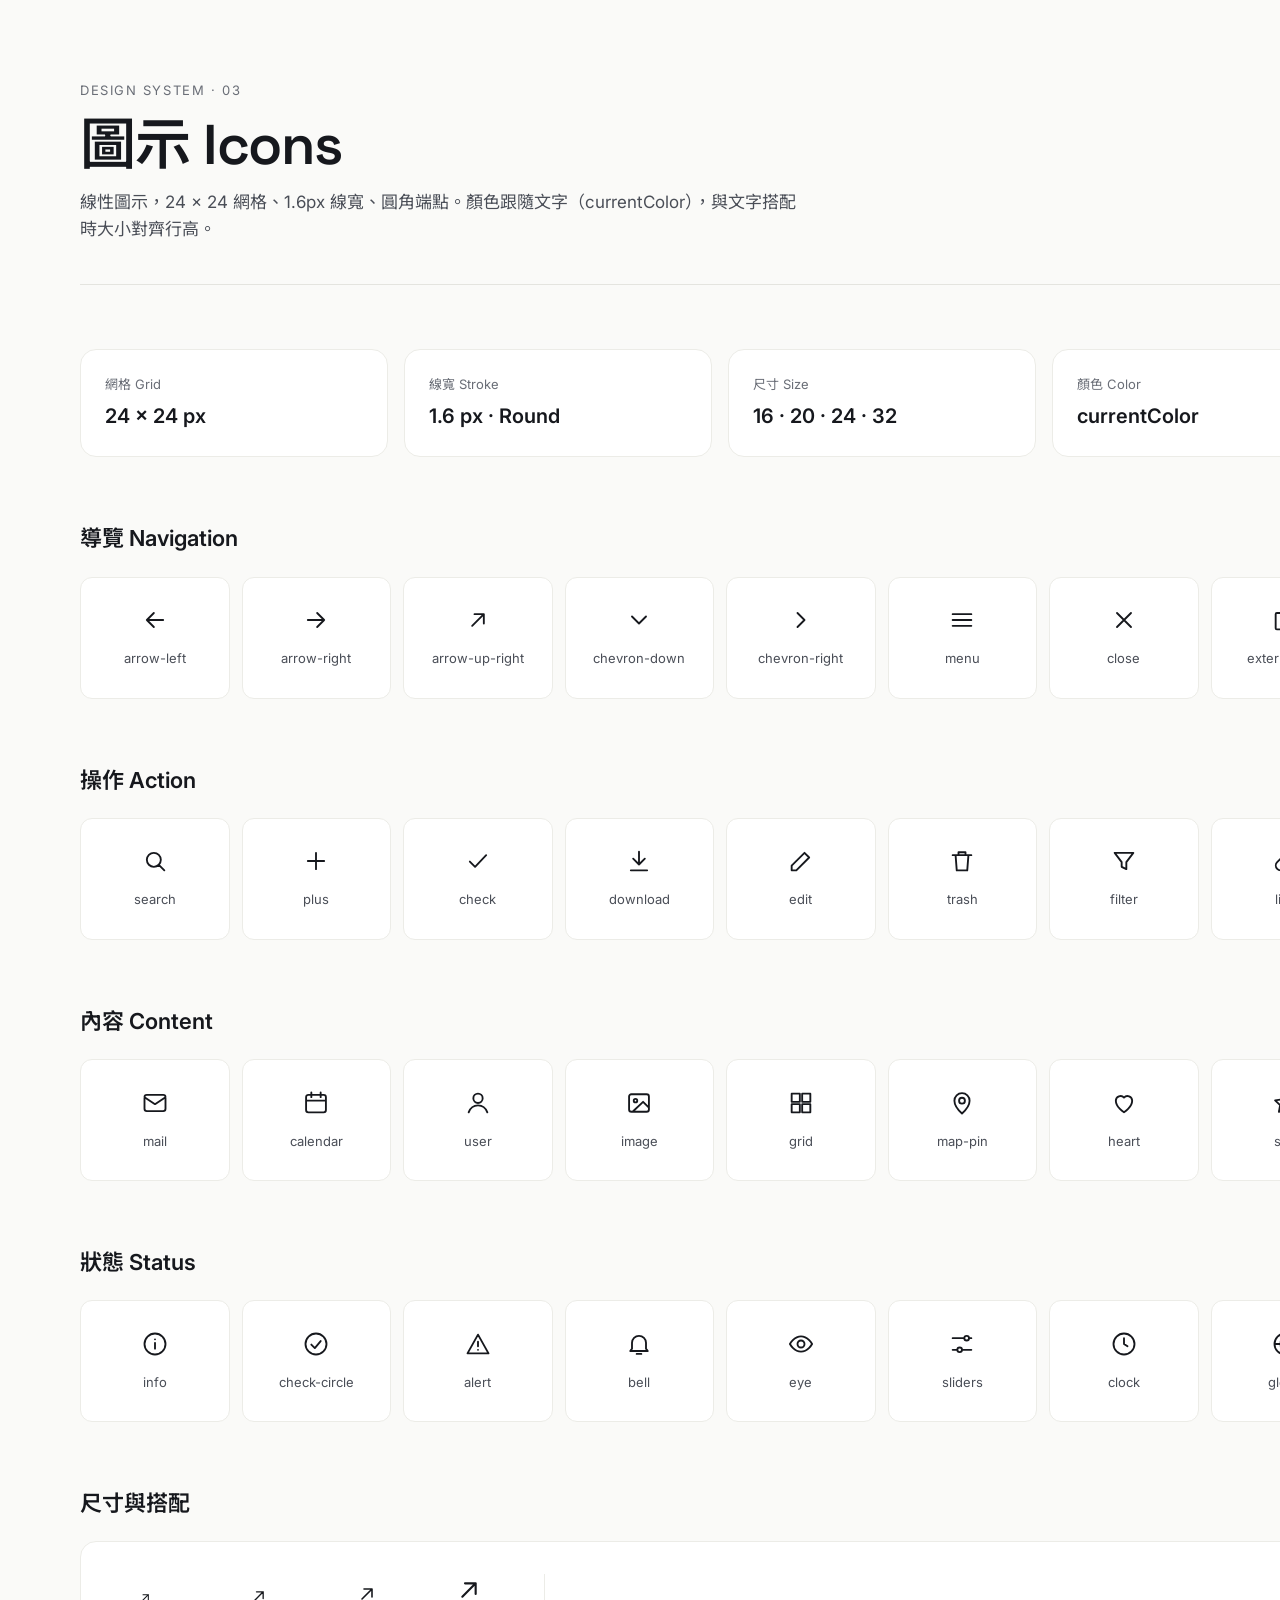
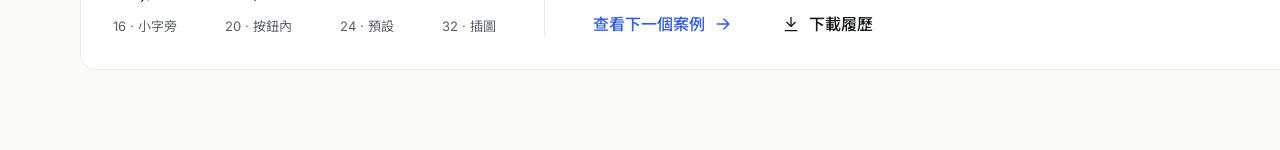
<file: design-system/03-icons.html>
<!doctype html>
<html lang="zh-Hant">
<head>
<meta charset="utf-8">
<meta name="viewport" content="width=device-width, initial-scale=1">
<title>設計系統：圖示</title>
<link rel="preconnect" href="https://fonts.googleapis.com">
<link href="https://fonts.googleapis.com/css2?family=Inter:wght@400;500;600;700&amp;family=Noto+Sans+TC:wght@400;500;700&amp;family=Space+Grotesk:wght@500;600&amp;display=swap" rel="stylesheet">
<style>
body{margin:0;background:#FAFAF8}
</style>
</head>
<body>
<div style="width: 1440px; min-height: 1500px; box-sizing: border-box; padding: 80px; background: #FAFAF8; color: #16181D; font-family: Inter, 'Noto Sans TC', system-ui, sans-serif; font-size: 16px; line-height: 1.6; display: flex; flex-direction: column; gap: 64px">

<header style="display: flex; flex-direction: column; gap: 12px; padding-bottom: 40px; border-bottom: 1px solid #E4E4DF">
<p style="margin: 0; font-size: 13px; letter-spacing: 0.12em; text-transform: uppercase; color: #6A6E77">Design System · 03</p>
<h1 style="margin: 0; font-family: 'Space Grotesk', 'Noto Sans TC', sans-serif; font-weight: 600; font-size: 56px; letter-spacing: -0.02em; line-height: 1.15">圖示 Icons</h1>
<p style="margin: 0; max-width: 720px; color: #4A4E57; font-size: 17px">線性圖示，24 × 24 網格、1.6px 線寬、圓角端點。顏色跟隨文字（currentColor），與文字搭配時大小對齊行高。</p>
</header>

<section style="display: grid; grid-template-columns: repeat(4, minmax(0, 1fr)); gap: 16px">
<div style="padding: 24px; border-radius: 16px; background: #FFFFFF; border: 1px solid #ECECE7; display: flex; flex-direction: column; gap: 6px"><span style="font-size: 13px; color: #6A6E77">網格 Grid</span><span style="font-size: 20px; font-weight: 600">24 × 24 px</span></div>
<div style="padding: 24px; border-radius: 16px; background: #FFFFFF; border: 1px solid #ECECE7; display: flex; flex-direction: column; gap: 6px"><span style="font-size: 13px; color: #6A6E77">線寬 Stroke</span><span style="font-size: 20px; font-weight: 600">1.6 px · Round</span></div>
<div style="padding: 24px; border-radius: 16px; background: #FFFFFF; border: 1px solid #ECECE7; display: flex; flex-direction: column; gap: 6px"><span style="font-size: 13px; color: #6A6E77">尺寸 Size</span><span style="font-size: 20px; font-weight: 600">16 · 20 · 24 · 32</span></div>
<div style="padding: 24px; border-radius: 16px; background: #FFFFFF; border: 1px solid #ECECE7; display: flex; flex-direction: column; gap: 6px"><span style="font-size: 13px; color: #6A6E77">顏色 Color</span><span style="font-size: 20px; font-weight: 600">currentColor</span></div>
</section>


<section style="display: flex; flex-direction: column; gap: 20px">
<h2 style="margin: 0; font-size: 22px; font-weight: 600">導覽 Navigation</h2>
<ul style="margin: 0; padding: 0; list-style: none; display: grid; grid-template-columns: repeat(8, minmax(0, 1fr)); gap: 12px">

<li style="height: 120px; border-radius: 12px; background: #FFFFFF; border: 1px solid #ECECE7; display: flex; flex-direction: column; align-items: center; justify-content: center; gap: 14px">
<svg aria-hidden="true" width="28" height="28" viewBox="0 0 24 24" fill="none" stroke="currentColor" stroke-width="1.6" stroke-linecap="round" stroke-linejoin="round"><path d="M19 12H5M11 18l-6-6 6-6"></path></svg>
<span style="font-size: 13px; color: #4A4E57">arrow-left</span>
</li>

<li style="height: 120px; border-radius: 12px; background: #FFFFFF; border: 1px solid #ECECE7; display: flex; flex-direction: column; align-items: center; justify-content: center; gap: 14px">
<svg aria-hidden="true" width="28" height="28" viewBox="0 0 24 24" fill="none" stroke="currentColor" stroke-width="1.6" stroke-linecap="round" stroke-linejoin="round"><path d="M5 12h14M13 6l6 6-6 6"></path></svg>
<span style="font-size: 13px; color: #4A4E57">arrow-right</span>
</li>

<li style="height: 120px; border-radius: 12px; background: #FFFFFF; border: 1px solid #ECECE7; display: flex; flex-direction: column; align-items: center; justify-content: center; gap: 14px">
<svg aria-hidden="true" width="28" height="28" viewBox="0 0 24 24" fill="none" stroke="currentColor" stroke-width="1.6" stroke-linecap="round" stroke-linejoin="round"><path d="M7 17L17 7M9 7h8v8"></path></svg>
<span style="font-size: 13px; color: #4A4E57">arrow-up-right</span>
</li>

<li style="height: 120px; border-radius: 12px; background: #FFFFFF; border: 1px solid #ECECE7; display: flex; flex-direction: column; align-items: center; justify-content: center; gap: 14px">
<svg aria-hidden="true" width="28" height="28" viewBox="0 0 24 24" fill="none" stroke="currentColor" stroke-width="1.6" stroke-linecap="round" stroke-linejoin="round"><path d="M6 9l6 6 6-6"></path></svg>
<span style="font-size: 13px; color: #4A4E57">chevron-down</span>
</li>

<li style="height: 120px; border-radius: 12px; background: #FFFFFF; border: 1px solid #ECECE7; display: flex; flex-direction: column; align-items: center; justify-content: center; gap: 14px">
<svg aria-hidden="true" width="28" height="28" viewBox="0 0 24 24" fill="none" stroke="currentColor" stroke-width="1.6" stroke-linecap="round" stroke-linejoin="round"><path d="M9 6l6 6-6 6"></path></svg>
<span style="font-size: 13px; color: #4A4E57">chevron-right</span>
</li>

<li style="height: 120px; border-radius: 12px; background: #FFFFFF; border: 1px solid #ECECE7; display: flex; flex-direction: column; align-items: center; justify-content: center; gap: 14px">
<svg aria-hidden="true" width="28" height="28" viewBox="0 0 24 24" fill="none" stroke="currentColor" stroke-width="1.6" stroke-linecap="round" stroke-linejoin="round"><path d="M4 7h16M4 12h16M4 17h16"></path></svg>
<span style="font-size: 13px; color: #4A4E57">menu</span>
</li>

<li style="height: 120px; border-radius: 12px; background: #FFFFFF; border: 1px solid #ECECE7; display: flex; flex-direction: column; align-items: center; justify-content: center; gap: 14px">
<svg aria-hidden="true" width="28" height="28" viewBox="0 0 24 24" fill="none" stroke="currentColor" stroke-width="1.6" stroke-linecap="round" stroke-linejoin="round"><path d="M6 6l12 12M18 6L6 18"></path></svg>
<span style="font-size: 13px; color: #4A4E57">close</span>
</li>

<li style="height: 120px; border-radius: 12px; background: #FFFFFF; border: 1px solid #ECECE7; display: flex; flex-direction: column; align-items: center; justify-content: center; gap: 14px">
<svg aria-hidden="true" width="28" height="28" viewBox="0 0 24 24" fill="none" stroke="currentColor" stroke-width="1.6" stroke-linecap="round" stroke-linejoin="round"><path d="M14 4h6v6M20 4l-9 9M18 14v5a1 1 0 0 1-1 1H5a1 1 0 0 1-1-1V7a1 1 0 0 1 1-1h5"></path></svg>
<span style="font-size: 13px; color: #4A4E57">external-link</span>
</li>

</ul>
</section>

<section style="display: flex; flex-direction: column; gap: 20px">
<h2 style="margin: 0; font-size: 22px; font-weight: 600">操作 Action</h2>
<ul style="margin: 0; padding: 0; list-style: none; display: grid; grid-template-columns: repeat(8, minmax(0, 1fr)); gap: 12px">

<li style="height: 120px; border-radius: 12px; background: #FFFFFF; border: 1px solid #ECECE7; display: flex; flex-direction: column; align-items: center; justify-content: center; gap: 14px">
<svg aria-hidden="true" width="28" height="28" viewBox="0 0 24 24" fill="none" stroke="currentColor" stroke-width="1.6" stroke-linecap="round" stroke-linejoin="round"><path d="M5 11a6 6 0 1 0 12 0a6 6 0 1 0-12 0M20 20l-4.5-4.5"></path></svg>
<span style="font-size: 13px; color: #4A4E57">search</span>
</li>

<li style="height: 120px; border-radius: 12px; background: #FFFFFF; border: 1px solid #ECECE7; display: flex; flex-direction: column; align-items: center; justify-content: center; gap: 14px">
<svg aria-hidden="true" width="28" height="28" viewBox="0 0 24 24" fill="none" stroke="currentColor" stroke-width="1.6" stroke-linecap="round" stroke-linejoin="round"><path d="M12 5v14M5 12h14"></path></svg>
<span style="font-size: 13px; color: #4A4E57">plus</span>
</li>

<li style="height: 120px; border-radius: 12px; background: #FFFFFF; border: 1px solid #ECECE7; display: flex; flex-direction: column; align-items: center; justify-content: center; gap: 14px">
<svg aria-hidden="true" width="28" height="28" viewBox="0 0 24 24" fill="none" stroke="currentColor" stroke-width="1.6" stroke-linecap="round" stroke-linejoin="round"><path d="M5 12.5l4.5 4.5L19 7"></path></svg>
<span style="font-size: 13px; color: #4A4E57">check</span>
</li>

<li style="height: 120px; border-radius: 12px; background: #FFFFFF; border: 1px solid #ECECE7; display: flex; flex-direction: column; align-items: center; justify-content: center; gap: 14px">
<svg aria-hidden="true" width="28" height="28" viewBox="0 0 24 24" fill="none" stroke="currentColor" stroke-width="1.6" stroke-linecap="round" stroke-linejoin="round"><path d="M12 4v11M7 10l5 5 5-5M5 20h14"></path></svg>
<span style="font-size: 13px; color: #4A4E57">download</span>
</li>

<li style="height: 120px; border-radius: 12px; background: #FFFFFF; border: 1px solid #ECECE7; display: flex; flex-direction: column; align-items: center; justify-content: center; gap: 14px">
<svg aria-hidden="true" width="28" height="28" viewBox="0 0 24 24" fill="none" stroke="currentColor" stroke-width="1.6" stroke-linecap="round" stroke-linejoin="round"><path d="M4 20h4L19 9l-4-4L4 16z"></path></svg>
<span style="font-size: 13px; color: #4A4E57">edit</span>
</li>

<li style="height: 120px; border-radius: 12px; background: #FFFFFF; border: 1px solid #ECECE7; display: flex; flex-direction: column; align-items: center; justify-content: center; gap: 14px">
<svg aria-hidden="true" width="28" height="28" viewBox="0 0 24 24" fill="none" stroke="currentColor" stroke-width="1.6" stroke-linecap="round" stroke-linejoin="round"><path d="M4 7h16M9 7V4.5h6V7M6.5 7l1 13h9l1-13"></path></svg>
<span style="font-size: 13px; color: #4A4E57">trash</span>
</li>

<li style="height: 120px; border-radius: 12px; background: #FFFFFF; border: 1px solid #ECECE7; display: flex; flex-direction: column; align-items: center; justify-content: center; gap: 14px">
<svg aria-hidden="true" width="28" height="28" viewBox="0 0 24 24" fill="none" stroke="currentColor" stroke-width="1.6" stroke-linecap="round" stroke-linejoin="round"><path d="M4 5h16l-6 8v6l-4-2v-4z"></path></svg>
<span style="font-size: 13px; color: #4A4E57">filter</span>
</li>

<li style="height: 120px; border-radius: 12px; background: #FFFFFF; border: 1px solid #ECECE7; display: flex; flex-direction: column; align-items: center; justify-content: center; gap: 14px">
<svg aria-hidden="true" width="28" height="28" viewBox="0 0 24 24" fill="none" stroke="currentColor" stroke-width="1.6" stroke-linecap="round" stroke-linejoin="round"><path d="M10 14a4 4 0 0 0 5.7 0l3-3a4 4 0 0 0-5.7-5.7l-1 1M14 10a4 4 0 0 0-5.7 0l-3 3a4 4 0 0 0 5.7 5.7l1-1"></path></svg>
<span style="font-size: 13px; color: #4A4E57">link</span>
</li>

</ul>
</section>

<section style="display: flex; flex-direction: column; gap: 20px">
<h2 style="margin: 0; font-size: 22px; font-weight: 600">內容 Content</h2>
<ul style="margin: 0; padding: 0; list-style: none; display: grid; grid-template-columns: repeat(8, minmax(0, 1fr)); gap: 12px">

<li style="height: 120px; border-radius: 12px; background: #FFFFFF; border: 1px solid #ECECE7; display: flex; flex-direction: column; align-items: center; justify-content: center; gap: 14px">
<svg aria-hidden="true" width="28" height="28" viewBox="0 0 24 24" fill="none" stroke="currentColor" stroke-width="1.6" stroke-linecap="round" stroke-linejoin="round"><path d="M5 5h14a2 2 0 0 1 2 2v10a2 2 0 0 1-2 2H5a2 2 0 0 1-2-2V7a2 2 0 0 1 2-2zM3 7l9 6 9-6"></path></svg>
<span style="font-size: 13px; color: #4A4E57">mail</span>
</li>

<li style="height: 120px; border-radius: 12px; background: #FFFFFF; border: 1px solid #ECECE7; display: flex; flex-direction: column; align-items: center; justify-content: center; gap: 14px">
<svg aria-hidden="true" width="28" height="28" viewBox="0 0 24 24" fill="none" stroke="currentColor" stroke-width="1.6" stroke-linecap="round" stroke-linejoin="round"><path d="M5.5 5h13a2 2 0 0 1 2 2v11a2 2 0 0 1-2 2h-13a2 2 0 0 1-2-2V7a2 2 0 0 1 2-2zM3.5 10h17M8 3v4M16 3v4"></path></svg>
<span style="font-size: 13px; color: #4A4E57">calendar</span>
</li>

<li style="height: 120px; border-radius: 12px; background: #FFFFFF; border: 1px solid #ECECE7; display: flex; flex-direction: column; align-items: center; justify-content: center; gap: 14px">
<svg aria-hidden="true" width="28" height="28" viewBox="0 0 24 24" fill="none" stroke="currentColor" stroke-width="1.6" stroke-linecap="round" stroke-linejoin="round"><path d="M8 8a4 4 0 1 0 8 0a4 4 0 1 0-8 0M4 20c1.5-4 4.5-6 8-6s6.5 2 8 6"></path></svg>
<span style="font-size: 13px; color: #4A4E57">user</span>
</li>

<li style="height: 120px; border-radius: 12px; background: #FFFFFF; border: 1px solid #ECECE7; display: flex; flex-direction: column; align-items: center; justify-content: center; gap: 14px">
<svg aria-hidden="true" width="28" height="28" viewBox="0 0 24 24" fill="none" stroke="currentColor" stroke-width="1.6" stroke-linecap="round" stroke-linejoin="round"><path d="M5.5 4.5h13a2 2 0 0 1 2 2v11a2 2 0 0 1-2 2h-13a2 2 0 0 1-2-2v-11a2 2 0 0 1 2-2zM7.5 10a1.5 1.5 0 1 0 3 0a1.5 1.5 0 1 0-3 0M20.5 16l-5-5-9 8.5"></path></svg>
<span style="font-size: 13px; color: #4A4E57">image</span>
</li>

<li style="height: 120px; border-radius: 12px; background: #FFFFFF; border: 1px solid #ECECE7; display: flex; flex-direction: column; align-items: center; justify-content: center; gap: 14px">
<svg aria-hidden="true" width="28" height="28" viewBox="0 0 24 24" fill="none" stroke="currentColor" stroke-width="1.6" stroke-linecap="round" stroke-linejoin="round"><path d="M4 4h7v7H4zM13 4h7v7h-7zM4 13h7v7H4zM13 13h7v7h-7z"></path></svg>
<span style="font-size: 13px; color: #4A4E57">grid</span>
</li>

<li style="height: 120px; border-radius: 12px; background: #FFFFFF; border: 1px solid #ECECE7; display: flex; flex-direction: column; align-items: center; justify-content: center; gap: 14px">
<svg aria-hidden="true" width="28" height="28" viewBox="0 0 24 24" fill="none" stroke="currentColor" stroke-width="1.6" stroke-linecap="round" stroke-linejoin="round"><path d="M12 21s-6.5-6-6.5-11a6.5 6.5 0 0 1 13 0c0 5-6.5 11-6.5 11zM9.5 10a2.5 2.5 0 1 0 5 0a2.5 2.5 0 1 0-5 0"></path></svg>
<span style="font-size: 13px; color: #4A4E57">map-pin</span>
</li>

<li style="height: 120px; border-radius: 12px; background: #FFFFFF; border: 1px solid #ECECE7; display: flex; flex-direction: column; align-items: center; justify-content: center; gap: 14px">
<svg aria-hidden="true" width="28" height="28" viewBox="0 0 24 24" fill="none" stroke="currentColor" stroke-width="1.6" stroke-linecap="round" stroke-linejoin="round"><path d="M12 20s-7-4.5-7-10a4 4 0 0 1 7-2.6A4 4 0 0 1 19 10c0 5.5-7 10-7 10z"></path></svg>
<span style="font-size: 13px; color: #4A4E57">heart</span>
</li>

<li style="height: 120px; border-radius: 12px; background: #FFFFFF; border: 1px solid #ECECE7; display: flex; flex-direction: column; align-items: center; justify-content: center; gap: 14px">
<svg aria-hidden="true" width="28" height="28" viewBox="0 0 24 24" fill="none" stroke="currentColor" stroke-width="1.6" stroke-linecap="round" stroke-linejoin="round"><path d="M12 3.5l2.6 5.4 5.9.8-4.3 4.1 1 5.8L12 16.9l-5.2 2.7 1-5.8-4.3-4.1 5.9-.8z"></path></svg>
<span style="font-size: 13px; color: #4A4E57">star</span>
</li>

</ul>
</section>

<section style="display: flex; flex-direction: column; gap: 20px">
<h2 style="margin: 0; font-size: 22px; font-weight: 600">狀態 Status</h2>
<ul style="margin: 0; padding: 0; list-style: none; display: grid; grid-template-columns: repeat(8, minmax(0, 1fr)); gap: 12px">

<li style="height: 120px; border-radius: 12px; background: #FFFFFF; border: 1px solid #ECECE7; display: flex; flex-direction: column; align-items: center; justify-content: center; gap: 14px">
<svg aria-hidden="true" width="28" height="28" viewBox="0 0 24 24" fill="none" stroke="currentColor" stroke-width="1.6" stroke-linecap="round" stroke-linejoin="round"><path d="M3 12a9 9 0 1 0 18 0a9 9 0 1 0-18 0M12 11v5M12 8h.01"></path></svg>
<span style="font-size: 13px; color: #4A4E57">info</span>
</li>

<li style="height: 120px; border-radius: 12px; background: #FFFFFF; border: 1px solid #ECECE7; display: flex; flex-direction: column; align-items: center; justify-content: center; gap: 14px">
<svg aria-hidden="true" width="28" height="28" viewBox="0 0 24 24" fill="none" stroke="currentColor" stroke-width="1.6" stroke-linecap="round" stroke-linejoin="round"><path d="M3 12a9 9 0 1 0 18 0a9 9 0 1 0-18 0M8 12.5l3 3 5-6"></path></svg>
<span style="font-size: 13px; color: #4A4E57">check-circle</span>
</li>

<li style="height: 120px; border-radius: 12px; background: #FFFFFF; border: 1px solid #ECECE7; display: flex; flex-direction: column; align-items: center; justify-content: center; gap: 14px">
<svg aria-hidden="true" width="28" height="28" viewBox="0 0 24 24" fill="none" stroke="currentColor" stroke-width="1.6" stroke-linecap="round" stroke-linejoin="round"><path d="M12 4l9 16H3zM12 10v4M12 17h.01"></path></svg>
<span style="font-size: 13px; color: #4A4E57">alert</span>
</li>

<li style="height: 120px; border-radius: 12px; background: #FFFFFF; border: 1px solid #ECECE7; display: flex; flex-direction: column; align-items: center; justify-content: center; gap: 14px">
<svg aria-hidden="true" width="28" height="28" viewBox="0 0 24 24" fill="none" stroke="currentColor" stroke-width="1.6" stroke-linecap="round" stroke-linejoin="round"><path d="M6 16v-5a6 6 0 0 1 12 0v5l1.5 2h-15zM10 20.5h4"></path></svg>
<span style="font-size: 13px; color: #4A4E57">bell</span>
</li>

<li style="height: 120px; border-radius: 12px; background: #FFFFFF; border: 1px solid #ECECE7; display: flex; flex-direction: column; align-items: center; justify-content: center; gap: 14px">
<svg aria-hidden="true" width="28" height="28" viewBox="0 0 24 24" fill="none" stroke="currentColor" stroke-width="1.6" stroke-linecap="round" stroke-linejoin="round"><path d="M2.5 12S6 5.5 12 5.5 21.5 12 21.5 12 18 18.5 12 18.5 2.5 12 2.5 12zM9 12a3 3 0 1 0 6 0a3 3 0 1 0-6 0"></path></svg>
<span style="font-size: 13px; color: #4A4E57">eye</span>
</li>

<li style="height: 120px; border-radius: 12px; background: #FFFFFF; border: 1px solid #ECECE7; display: flex; flex-direction: column; align-items: center; justify-content: center; gap: 14px">
<svg aria-hidden="true" width="28" height="28" viewBox="0 0 24 24" fill="none" stroke="currentColor" stroke-width="1.6" stroke-linecap="round" stroke-linejoin="round"><path d="M4 7h10M18 7h2M4 17h4M12 17h8M14 7a2 2 0 1 0 4 0a2 2 0 1 0-4 0M8 17a2 2 0 1 0 4 0a2 2 0 1 0-4 0"></path></svg>
<span style="font-size: 13px; color: #4A4E57">sliders</span>
</li>

<li style="height: 120px; border-radius: 12px; background: #FFFFFF; border: 1px solid #ECECE7; display: flex; flex-direction: column; align-items: center; justify-content: center; gap: 14px">
<svg aria-hidden="true" width="28" height="28" viewBox="0 0 24 24" fill="none" stroke="currentColor" stroke-width="1.6" stroke-linecap="round" stroke-linejoin="round"><path d="M3 12a9 9 0 1 0 18 0a9 9 0 1 0-18 0M12 7v5l3 2"></path></svg>
<span style="font-size: 13px; color: #4A4E57">clock</span>
</li>

<li style="height: 120px; border-radius: 12px; background: #FFFFFF; border: 1px solid #ECECE7; display: flex; flex-direction: column; align-items: center; justify-content: center; gap: 14px">
<svg aria-hidden="true" width="28" height="28" viewBox="0 0 24 24" fill="none" stroke="currentColor" stroke-width="1.6" stroke-linecap="round" stroke-linejoin="round"><path d="M3 12a9 9 0 1 0 18 0a9 9 0 1 0-18 0M3 12h18M12 3c2.5 2.5 3.8 5.5 3.8 9s-1.3 6.5-3.8 9c-2.5-2.5-3.8-5.5-3.8-9S9.5 5.5 12 3z"></path></svg>
<span style="font-size: 13px; color: #4A4E57">globe</span>
</li>

</ul>
</section>


<section style="display: flex; flex-direction: column; gap: 20px">
<h2 style="margin: 0; font-size: 22px; font-weight: 600">尺寸與搭配</h2>
<div style="display: flex; align-items: flex-end; gap: 48px; padding: 32px; border-radius: 16px; background: #FFFFFF; border: 1px solid #ECECE7">
<div style="display: flex; flex-direction: column; align-items: center; gap: 10px"><svg aria-hidden="true" width="16" height="16" viewBox="0 0 24 24" fill="none" stroke="currentColor" stroke-width="1.6" stroke-linecap="round" stroke-linejoin="round"><path d="M7 17L17 7M9 7h8v8"></path></svg><span style="font-size: 13px; color: #5B5F68">16 · 小字旁</span></div>
<div style="display: flex; flex-direction: column; align-items: center; gap: 10px"><svg aria-hidden="true" width="20" height="20" viewBox="0 0 24 24" fill="none" stroke="currentColor" stroke-width="1.6" stroke-linecap="round" stroke-linejoin="round"><path d="M7 17L17 7M9 7h8v8"></path></svg><span style="font-size: 13px; color: #5B5F68">20 · 按鈕內</span></div>
<div style="display: flex; flex-direction: column; align-items: center; gap: 10px"><svg aria-hidden="true" width="24" height="24" viewBox="0 0 24 24" fill="none" stroke="currentColor" stroke-width="1.6" stroke-linecap="round" stroke-linejoin="round"><path d="M7 17L17 7M9 7h8v8"></path></svg><span style="font-size: 13px; color: #5B5F68">24 · 預設</span></div>
<div style="display: flex; flex-direction: column; align-items: center; gap: 10px"><svg aria-hidden="true" width="32" height="32" viewBox="0 0 24 24" fill="none" stroke="currentColor" stroke-width="1.6" stroke-linecap="round" stroke-linejoin="round"><path d="M7 17L17 7M9 7h8v8"></path></svg><span style="font-size: 13px; color: #5B5F68">32 · 插圖</span></div>
<div style="width: 1px; align-self: stretch; background: #ECECE7"></div>
<span style="display: flex; align-items: center; gap: 8px; font-size: 16px; font-weight: 500; color: #2F5BEA">查看下一個案例<svg aria-hidden="true" width="20" height="20" viewBox="0 0 24 24" fill="none" stroke="currentColor" stroke-width="1.6" stroke-linecap="round" stroke-linejoin="round"><path d="M5 12h14M13 6l6 6-6 6"></path></svg></span>
<span style="display: flex; align-items: center; gap: 8px; font-size: 16px; font-weight: 500; color: #16181D"><svg aria-hidden="true" width="20" height="20" viewBox="0 0 24 24" fill="none" stroke="currentColor" stroke-width="1.6" stroke-linecap="round" stroke-linejoin="round"><path d="M12 4v11M7 10l5 5 5-5M5 20h14"></path></svg>下載履歷</span>
</div>
</section>

</div>
</body>
</html>
</file>
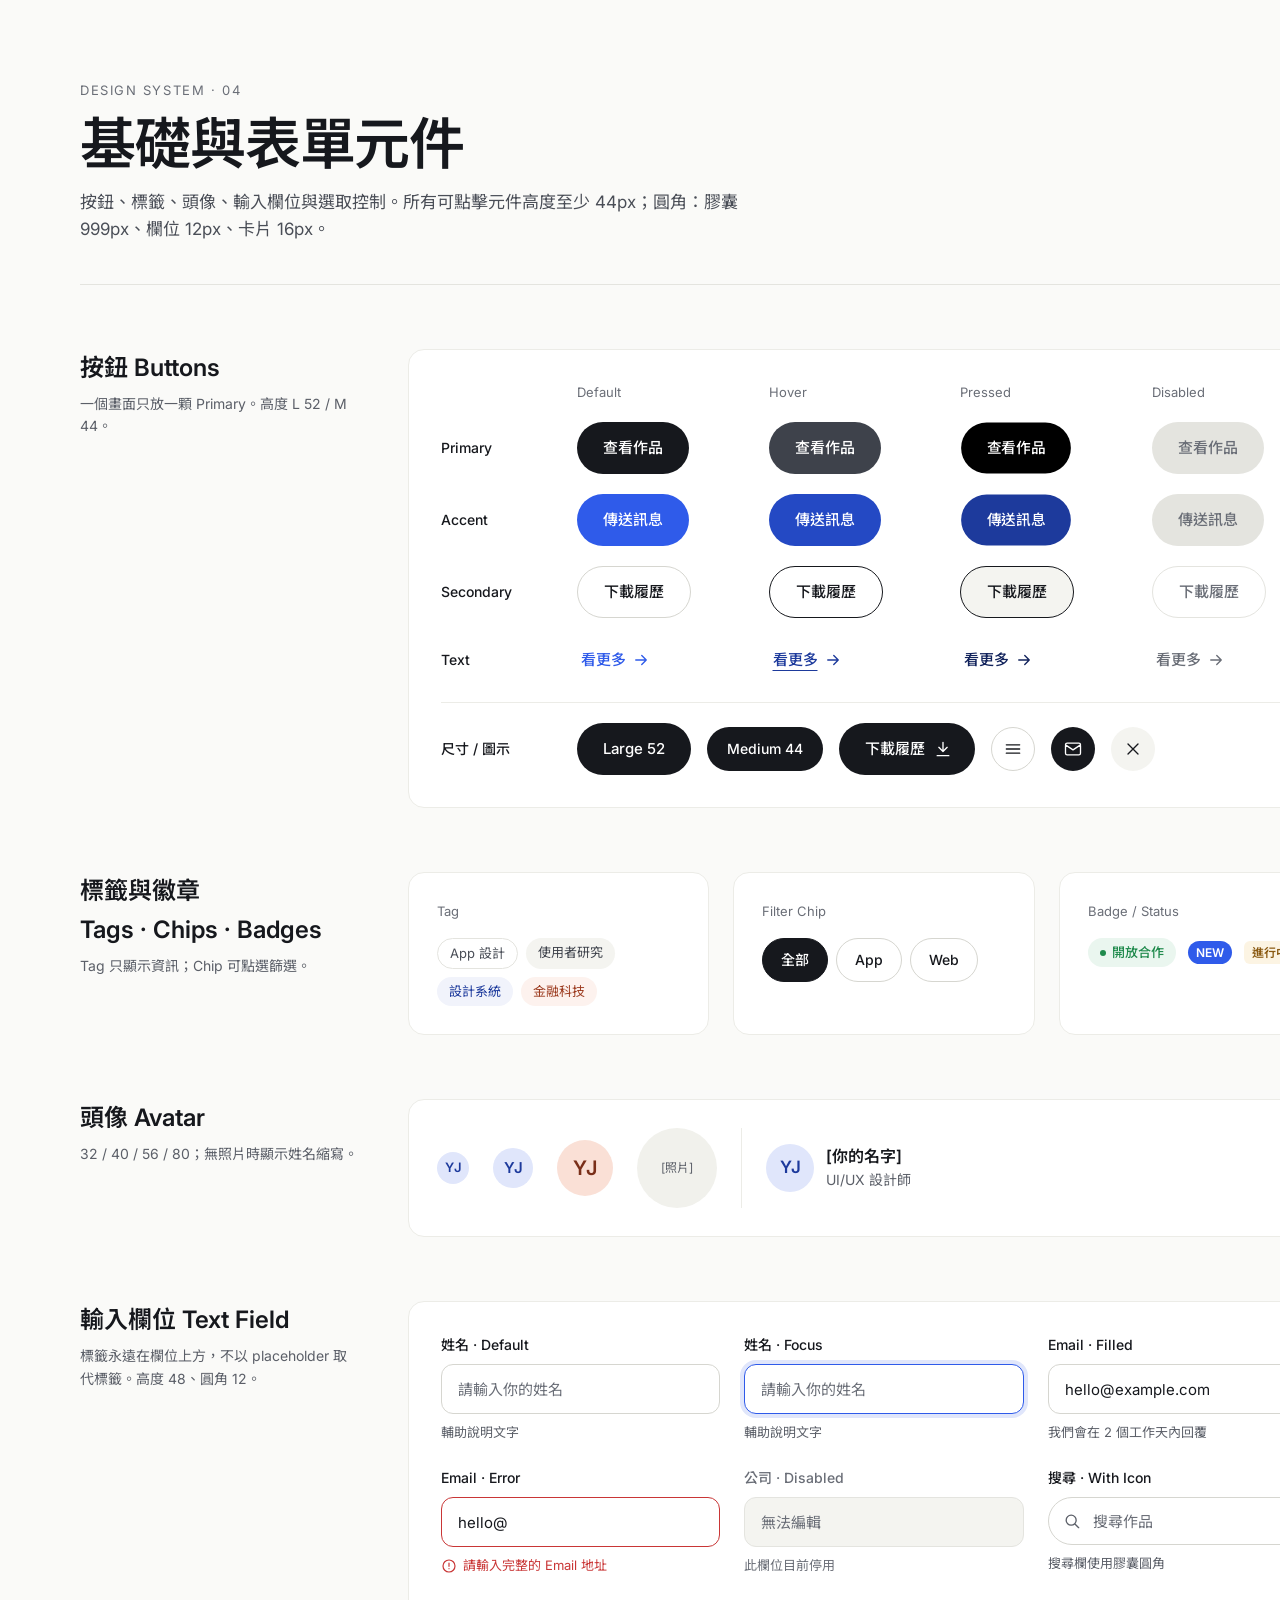
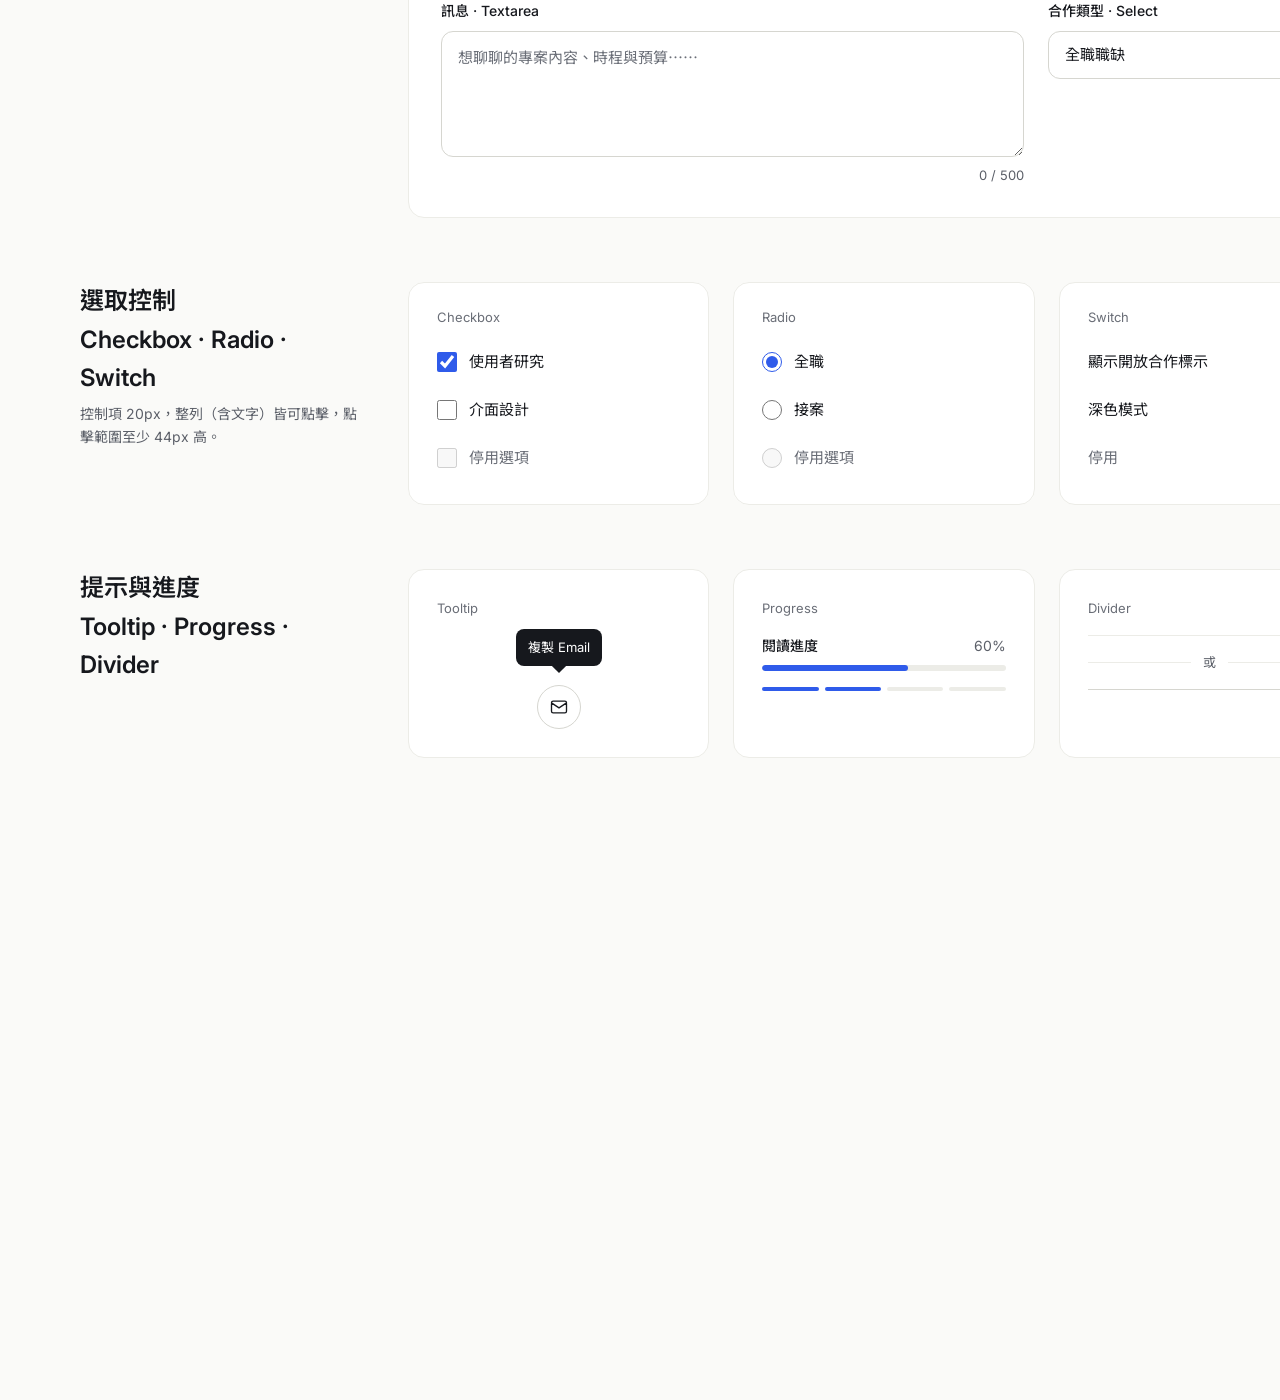
<file: design-system/04-components-base.html>
<!doctype html>
<html lang="zh-Hant">
<head>
<meta charset="utf-8">
<meta name="viewport" content="width=device-width, initial-scale=1">
<title>設計系統：基礎與表單元件</title>
<link rel="preconnect" href="https://fonts.googleapis.com">
<link href="https://fonts.googleapis.com/css2?family=Inter:wght@400;500;600;700&amp;family=Noto+Sans+TC:wght@400;500;700&amp;family=Space+Grotesk:wght@500;600&amp;display=swap" rel="stylesheet">
<style>
body{margin:0;background:#FAFAF8}
input::placeholder,textarea::placeholder{color:#6A6E77}
</style>
</head>
<body>
<div style="width: 1440px; min-height: 3000px; box-sizing: border-box; padding: 80px; background: #FAFAF8; color: #16181D; font-family: Inter, 'Noto Sans TC', system-ui, sans-serif; font-size: 16px; line-height: 1.6; display: flex; flex-direction: column; gap: 64px">

<header style="display: flex; flex-direction: column; gap: 12px; padding-bottom: 40px; border-bottom: 1px solid #E4E4DF">
<p style="margin: 0; font-size: 13px; letter-spacing: 0.12em; text-transform: uppercase; color: #6A6E77">Design System · 04</p>
<h1 style="margin: 0; font-family: 'Space Grotesk', 'Noto Sans TC', sans-serif; font-weight: 600; font-size: 56px; letter-spacing: -0.02em; line-height: 1.15">基礎與表單元件</h1>
<p style="margin: 0; max-width: 720px; color: #4A4E57; font-size: 17px">按鈕、標籤、頭像、輸入欄位與選取控制。所有可點擊元件高度至少 44px；圓角：膠囊 999px、欄位 12px、卡片 16px。</p>
</header>

<!-- Buttons -->
<section style="display: grid; grid-template-columns: 280px minmax(0, 1fr); gap: 48px">
<div style="display: flex; flex-direction: column; gap: 6px"><h2 style="margin: 0; font-size: 24px; font-weight: 600">按鈕 Buttons</h2><p style="margin: 0; font-size: 14px; color: #5B5F68">一個畫面只放一顆 Primary。高度 L 52 / M 44。</p></div>
<div style="display: flex; flex-direction: column; gap: 20px; padding: 32px; border-radius: 16px; background: #FFFFFF; border: 1px solid #ECECE7">
<div style="display: grid; grid-template-columns: 120px repeat(4, minmax(0, 1fr)); gap: 16px; align-items: center; font-size: 13px; color: #6A6E77"><span></span><span>Default</span><span>Hover</span><span>Pressed</span><span>Disabled</span></div>
<div style="display: grid; grid-template-columns: 120px repeat(4, minmax(0, 1fr)); gap: 16px; align-items: center">
<span style="font-size: 14px; font-weight: 500">Primary</span>
<button type="button" style="height: 52px; padding: 0 26px; border-radius: 999px; border: 0; background: #16181D; color: #FFFFFF; font: inherit; font-size: 15px; font-weight: 500; justify-self: start">查看作品</button>
<button type="button" style="height: 52px; padding: 0 26px; border-radius: 999px; border: 0; background: #3E424B; color: #FFFFFF; font: inherit; font-size: 15px; font-weight: 500; justify-self: start">查看作品</button>
<button type="button" style="height: 52px; padding: 0 26px; border-radius: 999px; border: 0; background: #000000; color: #FFFFFF; font: inherit; font-size: 15px; font-weight: 500; justify-self: start; transform: scale(0.98)">查看作品</button>
<button type="button" disabled="" style="height: 52px; padding: 0 26px; border-radius: 999px; border: 0; background: #E4E4DF; color: #6A6E77; font: inherit; font-size: 15px; font-weight: 500; justify-self: start">查看作品</button>
</div>
<div style="display: grid; grid-template-columns: 120px repeat(4, minmax(0, 1fr)); gap: 16px; align-items: center">
<span style="font-size: 14px; font-weight: 500">Accent</span>
<button type="button" style="height: 52px; padding: 0 26px; border-radius: 999px; border: 0; background: #2F5BEA; color: #FFFFFF; font: inherit; font-size: 15px; font-weight: 500; justify-self: start">傳送訊息</button>
<button type="button" style="height: 52px; padding: 0 26px; border-radius: 999px; border: 0; background: #2449C4; color: #FFFFFF; font: inherit; font-size: 15px; font-weight: 500; justify-self: start">傳送訊息</button>
<button type="button" style="height: 52px; padding: 0 26px; border-radius: 999px; border: 0; background: #1D3A9C; color: #FFFFFF; font: inherit; font-size: 15px; font-weight: 500; justify-self: start; transform: scale(0.98)">傳送訊息</button>
<button type="button" disabled="" style="height: 52px; padding: 0 26px; border-radius: 999px; border: 0; background: #E4E4DF; color: #6A6E77; font: inherit; font-size: 15px; font-weight: 500; justify-self: start">傳送訊息</button>
</div>
<div style="display: grid; grid-template-columns: 120px repeat(4, minmax(0, 1fr)); gap: 16px; align-items: center">
<span style="font-size: 14px; font-weight: 500">Secondary</span>
<button type="button" style="height: 52px; padding: 0 26px; border-radius: 999px; border: 1px solid #D6D6D0; background: #FFFFFF; color: #16181D; font: inherit; font-size: 15px; font-weight: 500; justify-self: start">下載履歷</button>
<button type="button" style="height: 52px; padding: 0 26px; border-radius: 999px; border: 1px solid #16181D; background: #FFFFFF; color: #16181D; font: inherit; font-size: 15px; font-weight: 500; justify-self: start">下載履歷</button>
<button type="button" style="height: 52px; padding: 0 26px; border-radius: 999px; border: 1px solid #16181D; background: #F4F4F0; color: #16181D; font: inherit; font-size: 15px; font-weight: 500; justify-self: start">下載履歷</button>
<button type="button" disabled="" style="height: 52px; padding: 0 26px; border-radius: 999px; border: 1px solid #E4E4DF; background: #FFFFFF; color: #6A6E77; font: inherit; font-size: 15px; font-weight: 500; justify-self: start">下載履歷</button>
</div>
<div style="display: grid; grid-template-columns: 120px repeat(4, minmax(0, 1fr)); gap: 16px; align-items: center">
<span style="font-size: 14px; font-weight: 500">Text</span>
<button type="button" style="height: 44px; padding: 0 4px; border: 0; background: transparent; color: #2F5BEA; font: inherit; font-size: 15px; font-weight: 500; justify-self: start; display: flex; align-items: center; gap: 6px">看更多<svg aria-hidden="true" width="18" height="18" viewBox="0 0 24 24" fill="none" stroke="currentColor" stroke-width="1.8" stroke-linecap="round" stroke-linejoin="round"><path d="M5 12h14M13 6l6 6-6 6"></path></svg></button>
<button type="button" style="height: 44px; padding: 0 4px; border: 0; background: transparent; color: #1D3A9C; font: inherit; font-size: 15px; font-weight: 500; justify-self: start; display: flex; align-items: center; gap: 6px; text-decoration: underline; text-underline-offset: 5px">看更多<svg aria-hidden="true" width="18" height="18" viewBox="0 0 24 24" fill="none" stroke="currentColor" stroke-width="1.8" stroke-linecap="round" stroke-linejoin="round"><path d="M5 12h14M13 6l6 6-6 6"></path></svg></button>
<button type="button" style="height: 44px; padding: 0 4px; border: 0; background: transparent; color: #12235C; font: inherit; font-size: 15px; font-weight: 500; justify-self: start; display: flex; align-items: center; gap: 6px">看更多<svg aria-hidden="true" width="18" height="18" viewBox="0 0 24 24" fill="none" stroke="currentColor" stroke-width="1.8" stroke-linecap="round" stroke-linejoin="round"><path d="M5 12h14M13 6l6 6-6 6"></path></svg></button>
<button type="button" disabled="" style="height: 44px; padding: 0 4px; border: 0; background: transparent; color: #6A6E77; font: inherit; font-size: 15px; font-weight: 500; justify-self: start; display: flex; align-items: center; gap: 6px">看更多<svg aria-hidden="true" width="18" height="18" viewBox="0 0 24 24" fill="none" stroke="currentColor" stroke-width="1.8" stroke-linecap="round" stroke-linejoin="round"><path d="M5 12h14M13 6l6 6-6 6"></path></svg></button>
</div>
<div style="display: flex; flex-wrap: wrap; align-items: center; gap: 16px; padding-top: 20px; border-top: 1px solid #ECECE7">
<span style="width: 120px; font-size: 14px; font-weight: 500">尺寸 / 圖示</span>
<button type="button" style="height: 52px; padding: 0 26px; border-radius: 999px; border: 0; background: #16181D; color: #FFFFFF; font: inherit; font-size: 15px; font-weight: 500">Large 52</button>
<button type="button" style="height: 44px; padding: 0 20px; border-radius: 999px; border: 0; background: #16181D; color: #FFFFFF; font: inherit; font-size: 14px; font-weight: 500">Medium 44</button>
<button type="button" style="height: 52px; padding: 0 22px 0 26px; border-radius: 999px; border: 0; background: #16181D; color: #FFFFFF; font: inherit; font-size: 15px; font-weight: 500; display: flex; align-items: center; gap: 8px">下載履歷<svg aria-hidden="true" width="20" height="20" viewBox="0 0 24 24" fill="none" stroke="currentColor" stroke-width="1.6" stroke-linecap="round" stroke-linejoin="round"><path d="M12 4v11M7 10l5 5 5-5M5 20h14"></path></svg></button>
<button type="button" aria-label="開啟選單" style="width: 44px; height: 44px; border-radius: 999px; border: 1px solid #D6D6D0; background: #FFFFFF; color: #16181D; display: flex; align-items: center; justify-content: center"><svg aria-hidden="true" width="20" height="20" viewBox="0 0 24 24" fill="none" stroke="currentColor" stroke-width="1.6" stroke-linecap="round" stroke-linejoin="round"><path d="M4 7h16M4 12h16M4 17h16"></path></svg></button>
<button type="button" aria-label="寄送 Email" style="width: 44px; height: 44px; border-radius: 999px; border: 0; background: #16181D; color: #FFFFFF; display: flex; align-items: center; justify-content: center"><svg aria-hidden="true" width="20" height="20" viewBox="0 0 24 24" fill="none" stroke="currentColor" stroke-width="1.6" stroke-linecap="round" stroke-linejoin="round"><path d="M5 5h14a2 2 0 0 1 2 2v10a2 2 0 0 1-2 2H5a2 2 0 0 1-2-2V7a2 2 0 0 1 2-2zM3 7l9 6 9-6"></path></svg></button>
<button type="button" aria-label="關閉" style="width: 44px; height: 44px; border-radius: 999px; border: 0; background: #F4F4F0; color: #16181D; display: flex; align-items: center; justify-content: center"><svg aria-hidden="true" width="20" height="20" viewBox="0 0 24 24" fill="none" stroke="currentColor" stroke-width="1.6" stroke-linecap="round" stroke-linejoin="round"><path d="M6 6l12 12M18 6L6 18"></path></svg></button>
</div>
</div>
</section>

<!-- Tags, chips, badges -->
<section style="display: grid; grid-template-columns: 280px minmax(0, 1fr); gap: 48px">
<div style="display: flex; flex-direction: column; gap: 6px"><h2 style="margin: 0; font-size: 24px; font-weight: 600">標籤與徽章<br>Tags · Chips · Badges</h2><p style="margin: 0; font-size: 14px; color: #5B5F68">Tag 只顯示資訊；Chip 可點選篩選。</p></div>
<div style="display: grid; grid-template-columns: repeat(3, minmax(0, 1fr)); gap: 24px">
<div style="padding: 28px; border-radius: 16px; background: #FFFFFF; border: 1px solid #ECECE7; display: flex; flex-direction: column; gap: 16px">
<span style="font-size: 13px; color: #6A6E77">Tag</span>
<div style="display: flex; flex-wrap: wrap; gap: 8px">
<span style="font-size: 13px; padding: 4px 12px; border-radius: 999px; background: #FFFFFF; border: 1px solid #E4E4DF; color: #4A4E57">App 設計</span>
<span style="font-size: 13px; padding: 4px 12px; border-radius: 999px; background: #F4F4F0; color: #3E424B">使用者研究</span>
<span style="font-size: 13px; padding: 4px 12px; border-radius: 999px; background: #F1F3FB; color: #1D3A9C">設計系統</span>
<span style="font-size: 13px; padding: 4px 12px; border-radius: 999px; background: #FDF2EE; color: #9C3B1F">金融科技</span>
</div>
</div>
<div style="padding: 28px; border-radius: 16px; background: #FFFFFF; border: 1px solid #ECECE7; display: flex; flex-direction: column; gap: 16px">
<span style="font-size: 13px; color: #6A6E77">Filter Chip</span>
<div style="display: flex; flex-wrap: wrap; gap: 8px">
<button type="button" aria-pressed="true" style="min-height: 44px; padding: 0 18px; border-radius: 999px; border: 1px solid #16181D; background: #16181D; color: #FFFFFF; font: inherit; font-size: 14px; font-weight: 500">全部</button>
<button type="button" aria-pressed="false" style="min-height: 44px; padding: 0 18px; border-radius: 999px; border: 1px solid #D6D6D0; background: #FFFFFF; color: #16181D; font: inherit; font-size: 14px; font-weight: 500">App</button>
<button type="button" aria-pressed="false" style="min-height: 44px; padding: 0 18px; border-radius: 999px; border: 1px solid #D6D6D0; background: #FFFFFF; color: #16181D; font: inherit; font-size: 14px; font-weight: 500">Web</button>
</div>
</div>
<div style="padding: 28px; border-radius: 16px; background: #FFFFFF; border: 1px solid #ECECE7; display: flex; flex-direction: column; gap: 16px">
<span style="font-size: 13px; color: #6A6E77">Badge / Status</span>
<div style="display: flex; flex-wrap: wrap; align-items: center; gap: 12px">
<span style="display: inline-flex; align-items: center; gap: 6px; font-size: 13px; font-weight: 500; padding: 4px 12px; border-radius: 999px; background: #EAF6EF; color: #1F8A4C"><span aria-hidden="true" style="width: 6px; height: 6px; border-radius: 50%; background: #1F8A4C"></span>開放合作</span>
<span style="font-size: 12px; font-weight: 600; padding: 2px 8px; border-radius: 999px; background: #2F5BEA; color: #FFFFFF">NEW</span>
<span style="font-size: 12px; font-weight: 600; padding: 2px 8px; border-radius: 6px; background: #FCF4E3; color: #8A5A12">進行中</span>
<span style="min-width: 20px; height: 20px; padding: 0 6px; box-sizing: border-box; border-radius: 999px; background: #C93636; color: #FFFFFF; font-size: 12px; font-weight: 600; display: inline-flex; align-items: center; justify-content: center">3</span>
</div>
</div>
</div>
</section>

<!-- Avatars -->
<section style="display: grid; grid-template-columns: 280px minmax(0, 1fr); gap: 48px">
<div style="display: flex; flex-direction: column; gap: 6px"><h2 style="margin: 0; font-size: 24px; font-weight: 600">頭像 Avatar</h2><p style="margin: 0; font-size: 14px; color: #5B5F68">32 / 40 / 56 / 80；無照片時顯示姓名縮寫。</p></div>
<div style="display: flex; align-items: center; gap: 24px; padding: 28px; border-radius: 16px; background: #FFFFFF; border: 1px solid #ECECE7">
<span style="width: 32px; height: 32px; border-radius: 50%; background: #E0E6FB; color: #1D3A9C; font-size: 13px; font-weight: 600; display: flex; align-items: center; justify-content: center">YJ</span>
<span style="width: 40px; height: 40px; border-radius: 50%; background: #E0E6FB; color: #1D3A9C; font-size: 15px; font-weight: 600; display: flex; align-items: center; justify-content: center">YJ</span>
<span style="width: 56px; height: 56px; border-radius: 50%; background: #FAE0D6; color: #7A2F19; font-size: 20px; font-weight: 600; display: flex; align-items: center; justify-content: center">YJ</span>
<span style="width: 80px; height: 80px; border-radius: 50%; background: #F1F1EC; color: #5B5F68; font-size: 12px; display: flex; align-items: center; justify-content: center">[照片]</span>
<div style="width: 1px; align-self: stretch; background: #ECECE7"></div>
<div style="display: flex; align-items: center; gap: 12px">
<span style="width: 48px; height: 48px; border-radius: 50%; background: #E0E6FB; color: #1D3A9C; font-size: 17px; font-weight: 600; display: flex; align-items: center; justify-content: center">YJ</span>
<div style="display: flex; flex-direction: column"><span style="font-size: 16px; font-weight: 600">[你的名字]</span><span style="font-size: 14px; color: #5B5F68">UI/UX 設計師</span></div>
</div>
</div>
</section>

<!-- Text fields -->
<section style="display: grid; grid-template-columns: 280px minmax(0, 1fr); gap: 48px">
<div style="display: flex; flex-direction: column; gap: 6px"><h2 style="margin: 0; font-size: 24px; font-weight: 600">輸入欄位 Text Field</h2><p style="margin: 0; font-size: 14px; color: #5B5F68">標籤永遠在欄位上方，不以 placeholder 取代標籤。高度 48、圓角 12。</p></div>
<div style="display: grid; grid-template-columns: repeat(3, minmax(0, 1fr)); gap: 24px 24px; padding: 32px; border-radius: 16px; background: #FFFFFF; border: 1px solid #ECECE7">
<div style="display: flex; flex-direction: column; gap: 8px">
<label for="tf-default" style="font-size: 14px; font-weight: 500">姓名 · Default</label>
<input id="tf-default" type="text" placeholder="請輸入你的姓名" style="height: 48px; padding: 0 16px; border-radius: 12px; border: 1px solid #D6D6D0; background: #FFFFFF; font: inherit; font-size: 15px; color: #16181D; outline: none">
<span style="font-size: 13px; color: #5B5F68">輔助說明文字</span>
</div>
<div style="display: flex; flex-direction: column; gap: 8px">
<label for="tf-focus" style="font-size: 14px; font-weight: 500">姓名 · Focus</label>
<input id="tf-focus" type="text" placeholder="請輸入你的姓名" style="height: 48px; padding: 0 16px; border-radius: 12px; border: 1.5px solid #2F5BEA; box-shadow: 0 0 0 4px #E0E6FB; background: #FFFFFF; font: inherit; font-size: 15px; color: #16181D; outline: none">
<span style="font-size: 13px; color: #5B5F68">輔助說明文字</span>
</div>
<div style="display: flex; flex-direction: column; gap: 8px">
<label for="tf-filled" style="font-size: 14px; font-weight: 500">Email · Filled</label>
<input id="tf-filled" type="email" value="hello@example.com" readonly style="height: 48px; padding: 0 16px; border-radius: 12px; border: 1px solid #D6D6D0; background: #FFFFFF; font: inherit; font-size: 15px; color: #16181D; outline: none">
<span style="font-size: 13px; color: #5B5F68">我們會在 2 個工作天內回覆</span>
</div>
<div style="display: flex; flex-direction: column; gap: 8px">
<label for="tf-error" style="font-size: 14px; font-weight: 500">Email · Error</label>
<input id="tf-error" type="email" value="hello@" readonly aria-invalid="true" aria-describedby="tf-error-msg" style="height: 48px; padding: 0 16px; border-radius: 12px; border: 1.5px solid #C93636; background: #FFFFFF; font: inherit; font-size: 15px; color: #16181D; outline: none">
<span id="tf-error-msg" style="display: flex; align-items: center; gap: 6px; font-size: 13px; color: #C93636"><svg aria-hidden="true" width="16" height="16" viewBox="0 0 24 24" fill="none" stroke="currentColor" stroke-width="1.8" stroke-linecap="round" stroke-linejoin="round"><path d="M3 12a9 9 0 1 0 18 0a9 9 0 1 0-18 0M12 7.5v5M12 16h.01"></path></svg>請輸入完整的 Email 地址</span>
</div>
<div style="display: flex; flex-direction: column; gap: 8px">
<label for="tf-disabled" style="font-size: 14px; font-weight: 500; color: #6A6E77">公司 · Disabled</label>
<input id="tf-disabled" type="text" placeholder="無法編輯" disabled="" style="height: 48px; padding: 0 16px; border-radius: 12px; border: 1px solid #E4E4DF; background: #F4F4F0; font: inherit; font-size: 15px; color: #6A6E77; outline: none">
<span style="font-size: 13px; color: #6A6E77">此欄位目前停用</span>
</div>
<div style="display: flex; flex-direction: column; gap: 8px">
<label for="tf-search" style="font-size: 14px; font-weight: 500">搜尋 · With Icon</label>
<div style="position: relative; display: flex; align-items: center">
<svg aria-hidden="true" width="20" height="20" viewBox="0 0 24 24" fill="none" stroke="#5B5F68" stroke-width="1.6" stroke-linecap="round" stroke-linejoin="round" style="position: absolute; left: 14px"><path d="M5 11a6 6 0 1 0 12 0a6 6 0 1 0-12 0M20 20l-4.5-4.5"></path></svg>
<input id="tf-search" type="search" placeholder="搜尋作品" style="width: 100%; box-sizing: border-box; height: 48px; padding: 0 16px 0 44px; border-radius: 999px; border: 1px solid #D6D6D0; background: #FFFFFF; font: inherit; font-size: 15px; color: #16181D; outline: none">
</div>
<span style="font-size: 13px; color: #5B5F68">搜尋欄使用膠囊圓角</span>
</div>
<div style="grid-column: span 2; display: flex; flex-direction: column; gap: 8px">
<label for="tf-area" style="font-size: 14px; font-weight: 500">訊息 · Textarea</label>
<textarea id="tf-area" rows="4" placeholder="想聊聊的專案內容、時程與預算⋯⋯" style="padding: 14px 16px; border-radius: 12px; border: 1px solid #D6D6D0; background: #FFFFFF; font: inherit; font-size: 15px; color: #16181D; resize: vertical; outline: none"></textarea>
<span style="font-size: 13px; color: #5B5F68; align-self: flex-end">0 / 500</span>
</div>
<div style="display: flex; flex-direction: column; gap: 8px">
<label for="tf-select" style="font-size: 14px; font-weight: 500">合作類型 · Select</label>
<div style="position: relative; display: flex; align-items: center">
<select id="tf-select" style="width: 100%; height: 48px; padding: 0 44px 0 16px; border-radius: 12px; border: 1px solid #D6D6D0; background: #FFFFFF; font: inherit; font-size: 15px; color: #16181D; appearance: none; -webkit-appearance: none; outline: none">
<option>全職職缺</option>
<option>接案合作</option>
<option>顧問諮詢</option>
</select>
<svg aria-hidden="true" width="20" height="20" viewBox="0 0 24 24" fill="none" stroke="#5B5F68" stroke-width="1.6" stroke-linecap="round" stroke-linejoin="round" style="position: absolute; right: 14px; pointer-events: none"><path d="M6 9l6 6 6-6"></path></svg>
</div>
</div>
</div>
</section>

<!-- Selection controls -->
<section style="display: grid; grid-template-columns: 280px minmax(0, 1fr); gap: 48px">
<div style="display: flex; flex-direction: column; gap: 6px"><h2 style="margin: 0; font-size: 24px; font-weight: 600">選取控制<br>Checkbox · Radio · Switch</h2><p style="margin: 0; font-size: 14px; color: #5B5F68">控制項 20px，整列（含文字）皆可點擊，點擊範圍至少 44px 高。</p></div>
<div style="display: grid; grid-template-columns: repeat(3, minmax(0, 1fr)); gap: 24px">
<fieldset style="margin: 0; padding: 24px 28px; border-radius: 16px; background: #FFFFFF; border: 1px solid #ECECE7; display: flex; flex-direction: column; gap: 4px">
<legend style="padding: 0; font-size: 13px; color: #6A6E77; float: left; width: 100%; margin-bottom: 8px">Checkbox</legend>
<label style="min-height: 44px; display: flex; align-items: center; gap: 12px; font-size: 15px"><input type="checkbox" checked="" readonly style="width: 20px; height: 20px; margin: 0; accent-color: #2F5BEA">使用者研究</label>
<label style="min-height: 44px; display: flex; align-items: center; gap: 12px; font-size: 15px"><input type="checkbox" style="width: 20px; height: 20px; margin: 0; accent-color: #2F5BEA">介面設計</label>
<label style="min-height: 44px; display: flex; align-items: center; gap: 12px; font-size: 15px; color: #6A6E77"><input type="checkbox" disabled="" style="width: 20px; height: 20px; margin: 0">停用選項</label>
</fieldset>
<fieldset style="margin: 0; padding: 24px 28px; border-radius: 16px; background: #FFFFFF; border: 1px solid #ECECE7; display: flex; flex-direction: column; gap: 4px">
<legend style="padding: 0; font-size: 13px; color: #6A6E77; float: left; width: 100%; margin-bottom: 8px">Radio</legend>
<label style="min-height: 44px; display: flex; align-items: center; gap: 12px; font-size: 15px"><input type="radio" name="ds-radio" checked="" readonly style="width: 20px; height: 20px; margin: 0; accent-color: #2F5BEA">全職</label>
<label style="min-height: 44px; display: flex; align-items: center; gap: 12px; font-size: 15px"><input type="radio" name="ds-radio" style="width: 20px; height: 20px; margin: 0; accent-color: #2F5BEA">接案</label>
<label style="min-height: 44px; display: flex; align-items: center; gap: 12px; font-size: 15px; color: #6A6E77"><input type="radio" name="ds-radio" disabled="" style="width: 20px; height: 20px; margin: 0">停用選項</label>
</fieldset>
<div style="padding: 24px 28px; border-radius: 16px; background: #FFFFFF; border: 1px solid #ECECE7; display: flex; flex-direction: column; gap: 4px">
<span style="font-size: 13px; color: #6A6E77; margin-bottom: 8px">Switch</span>
<div style="min-height: 44px; display: flex; align-items: center; justify-content: space-between; gap: 12px; font-size: 15px"><span id="sw1">顯示開放合作標示</span><button type="button" role="switch" aria-checked="true" aria-labelledby="sw1" style="width: 44px; height: 26px; padding: 3px; border-radius: 999px; border: 0; background: #2F5BEA; display: flex; justify-content: flex-end"><span style="width: 20px; height: 20px; border-radius: 50%; background: #FFFFFF; box-shadow: 0 1px 3px rgba(0,0,0,0.2)"></span></button></div>
<div style="min-height: 44px; display: flex; align-items: center; justify-content: space-between; gap: 12px; font-size: 15px"><span id="sw2">深色模式</span><button type="button" role="switch" aria-checked="false" aria-labelledby="sw2" style="width: 44px; height: 26px; padding: 3px; border-radius: 999px; border: 0; background: #D6D6D0; display: flex; justify-content: flex-start"><span style="width: 20px; height: 20px; border-radius: 50%; background: #FFFFFF; box-shadow: 0 1px 3px rgba(0,0,0,0.2)"></span></button></div>
<div style="min-height: 44px; display: flex; align-items: center; justify-content: space-between; gap: 12px; font-size: 15px; color: #6A6E77"><span id="sw3">停用</span><button type="button" role="switch" aria-checked="false" aria-labelledby="sw3" disabled="" style="width: 44px; height: 26px; padding: 3px; border-radius: 999px; border: 0; background: #ECECE7; display: flex; justify-content: flex-start"><span style="width: 20px; height: 20px; border-radius: 50%; background: #FAFAF8"></span></button></div>
</div>
</div>
</section>

<!-- Feedback small -->
<section style="display: grid; grid-template-columns: 280px minmax(0, 1fr); gap: 48px">
<div style="display: flex; flex-direction: column; gap: 6px"><h2 style="margin: 0; font-size: 24px; font-weight: 600">提示與進度<br>Tooltip · Progress · Divider</h2></div>
<div style="display: grid; grid-template-columns: repeat(3, minmax(0, 1fr)); gap: 24px">
<div style="padding: 28px; border-radius: 16px; background: #FFFFFF; border: 1px solid #ECECE7; display: flex; flex-direction: column; align-items: center; gap: 10px">
<span style="align-self: flex-start; font-size: 13px; color: #6A6E77">Tooltip</span>
<div style="display: flex; flex-direction: column; align-items: center">
<span style="padding: 8px 12px; border-radius: 8px; background: #16181D; color: #FFFFFF; font-size: 13px">複製 Email</span>
<span aria-hidden="true" style="width: 10px; height: 10px; background: #16181D; transform: rotate(45deg); margin-top: -5px"></span>
</div>
<button type="button" aria-label="複製 Email" style="width: 44px; height: 44px; margin-top: 4px; border-radius: 999px; border: 1px solid #D6D6D0; background: #FFFFFF; color: #16181D; display: flex; align-items: center; justify-content: center"><svg aria-hidden="true" width="20" height="20" viewBox="0 0 24 24" fill="none" stroke="currentColor" stroke-width="1.6" stroke-linecap="round" stroke-linejoin="round"><path d="M5 5h14a2 2 0 0 1 2 2v10a2 2 0 0 1-2 2H5a2 2 0 0 1-2-2V7a2 2 0 0 1 2-2zM3 7l9 6 9-6"></path></svg></button>
</div>
<div style="padding: 28px; border-radius: 16px; background: #FFFFFF; border: 1px solid #ECECE7; display: flex; flex-direction: column; gap: 16px">
<span style="font-size: 13px; color: #6A6E77">Progress</span>
<div style="display: flex; flex-direction: column; gap: 8px">
<div style="display: flex; justify-content: space-between; font-size: 14px"><span style="font-weight: 500">閱讀進度</span><span style="color: #5B5F68">60%</span></div>
<div role="progressbar" aria-valuenow="60" aria-valuemin="0" aria-valuemax="100" aria-label="閱讀進度" style="height: 6px; border-radius: 999px; background: #ECECE7; overflow: hidden"><div style="width: 60%; height: 100%; background: #2F5BEA; border-radius: 999px"></div></div>
</div>
<div style="display: flex; gap: 6px" aria-label="步驟 2／4">
<span style="flex: 1; height: 4px; border-radius: 999px; background: #2F5BEA"></span>
<span style="flex: 1; height: 4px; border-radius: 999px; background: #2F5BEA"></span>
<span style="flex: 1; height: 4px; border-radius: 999px; background: #ECECE7"></span>
<span style="flex: 1; height: 4px; border-radius: 999px; background: #ECECE7"></span>
</div>
</div>
<div style="padding: 28px; border-radius: 16px; background: #FFFFFF; border: 1px solid #ECECE7; display: flex; flex-direction: column; gap: 16px">
<span style="font-size: 13px; color: #6A6E77">Divider</span>
<hr style="margin: 0; border: 0; border-top: 1px solid #ECECE7"></hr>
<div style="display: flex; align-items: center; gap: 12px; font-size: 13px; color: #5B5F68"><span style="flex: 1; height: 1px; background: #ECECE7"></span>或<span style="flex: 1; height: 1px; background: #ECECE7"></span></div>
<hr style="margin: 0; border: 0; border-top: 1px solid #D6D6D0"></hr>
</div>
</div>
</section>

</div>
</body>
</html>
</file>
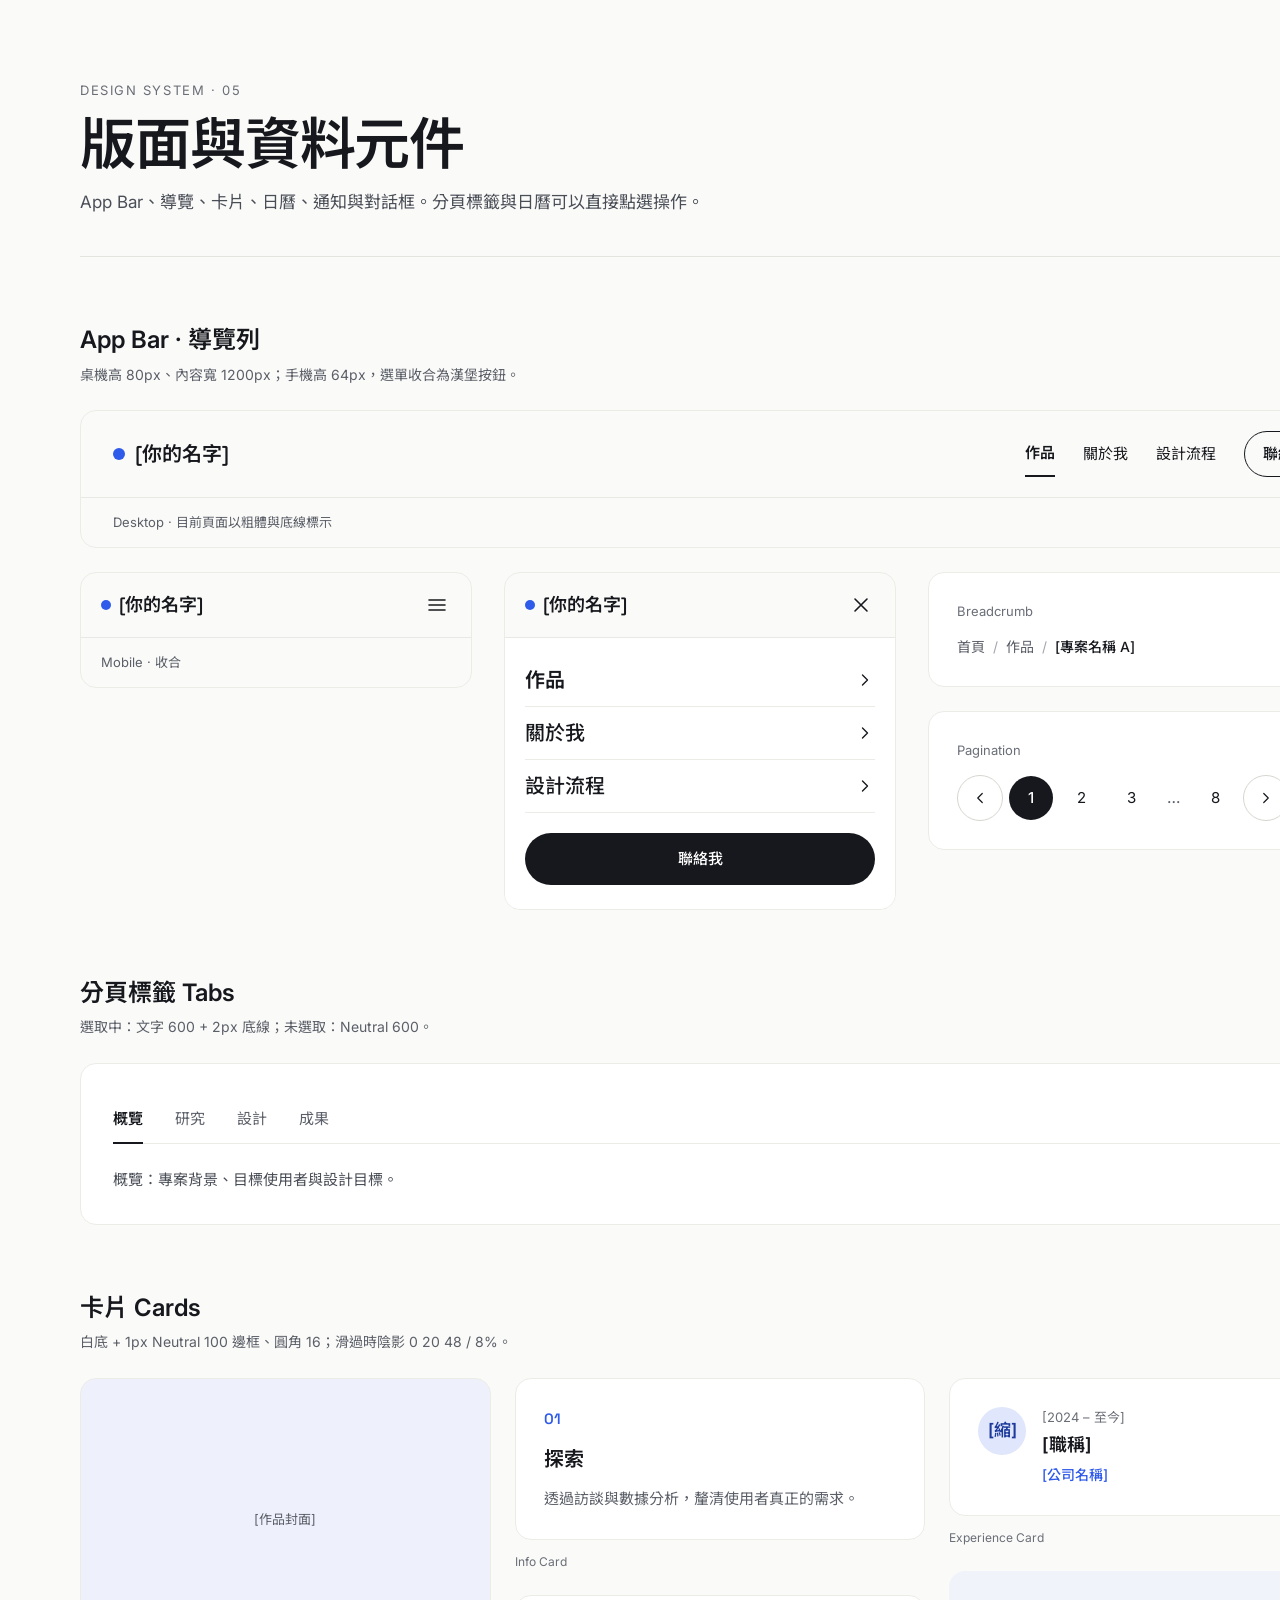
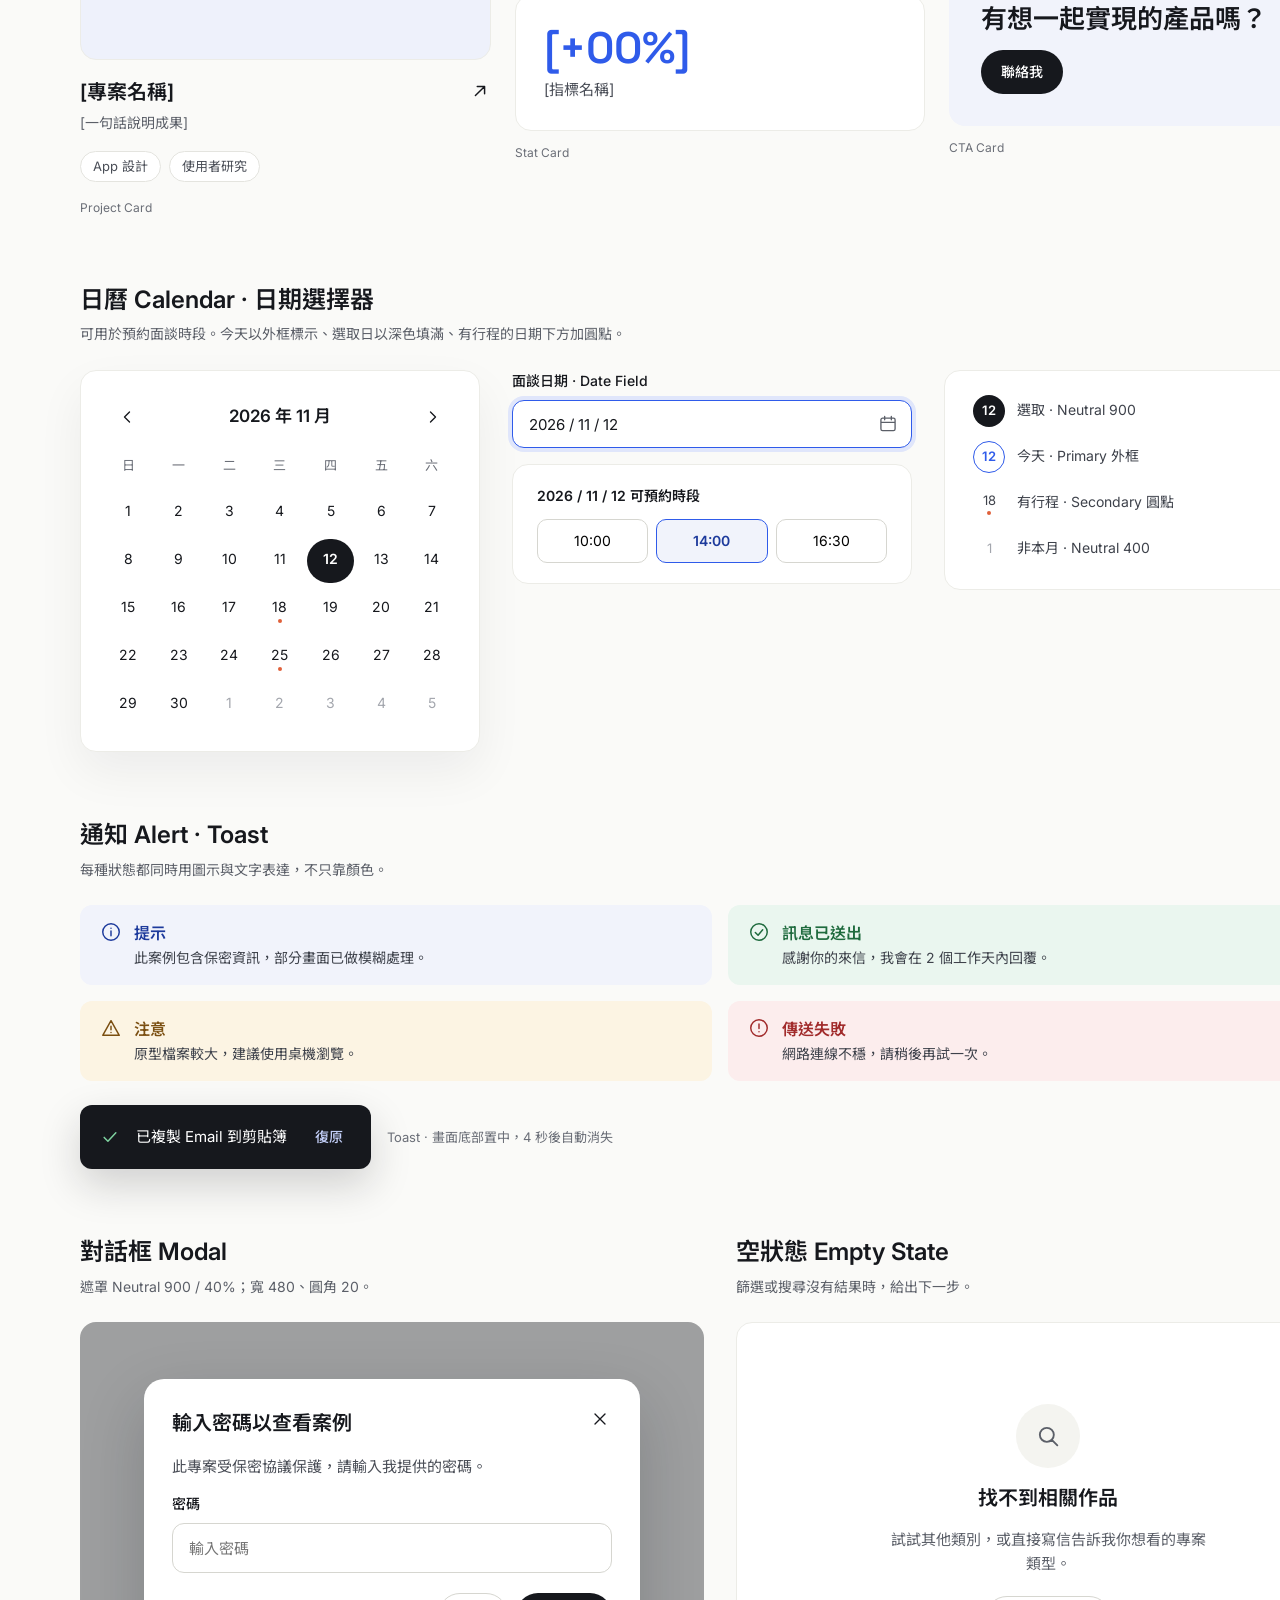
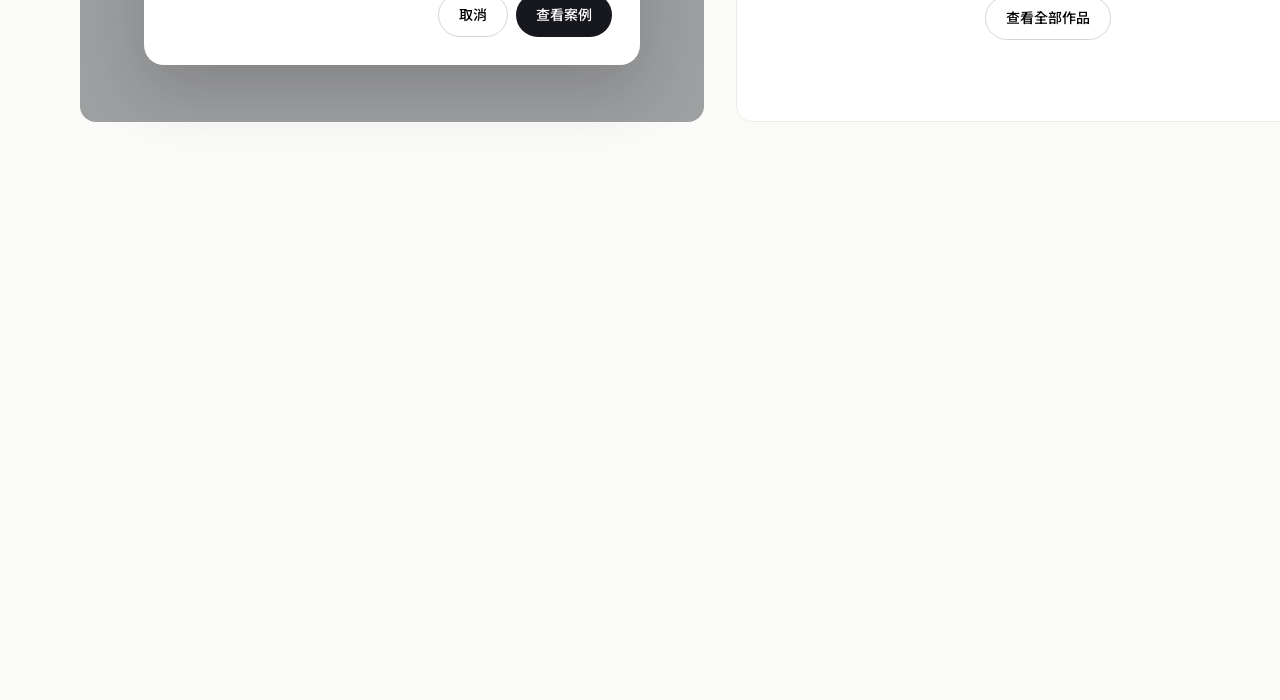
<file: design-system/05-components-layout.html>
<!doctype html>
<html lang="zh-Hant">
<head>
<meta charset="utf-8">
<meta name="viewport" content="width=device-width, initial-scale=1">
<title>設計系統：版面與資料元件</title>
<link rel="preconnect" href="https://fonts.googleapis.com">
<link href="https://fonts.googleapis.com/css2?family=Inter:wght@400;500;600;700&amp;family=Noto+Sans+TC:wght@400;500;700&amp;family=Space+Grotesk:wght@500;600&amp;display=swap" rel="stylesheet">
<style>
body{margin:0;background:#FAFAF8}
a{color:#16181D;text-decoration:none}
</style>
</head>
<body>
<div style="width: 1440px; min-height: 3900px; box-sizing: border-box; padding: 80px; background: #FAFAF8; color: #16181D; font-family: Inter, 'Noto Sans TC', system-ui, sans-serif; font-size: 16px; line-height: 1.6; display: flex; flex-direction: column; gap: 64px">

<header style="display: flex; flex-direction: column; gap: 12px; padding-bottom: 40px; border-bottom: 1px solid #E4E4DF">
<p style="margin: 0; font-size: 13px; letter-spacing: 0.12em; text-transform: uppercase; color: #6A6E77">Design System · 05</p>
<h1 style="margin: 0; font-family: 'Space Grotesk', 'Noto Sans TC', sans-serif; font-weight: 600; font-size: 56px; letter-spacing: -0.02em; line-height: 1.15">版面與資料元件</h1>
<p style="margin: 0; max-width: 720px; color: #4A4E57; font-size: 17px">App Bar、導覽、卡片、日曆、通知與對話框。分頁標籤與日曆可以直接點選操作。</p>
</header>

<!-- App bars -->
<section style="display: flex; flex-direction: column; gap: 24px">
<div style="display: flex; flex-direction: column; gap: 4px"><h2 style="margin: 0; font-size: 24px; font-weight: 600">App Bar · 導覽列</h2><p style="margin: 0; font-size: 14px; color: #5B5F68">桌機高 80px、內容寬 1200px；手機高 64px，選單收合為漢堡按鈕。</p></div>
<div style="border-radius: 16px; border: 1px solid #ECECE7; overflow: hidden; background: #FAFAF8">
<nav aria-label="桌機導覽範例" style="padding: 20px 32px; display: flex; align-items: center; justify-content: space-between; gap: 16px; border-bottom: 1px solid #E8E8E4">
<a href="#" style="font-family: 'Space Grotesk', 'Noto Sans TC', sans-serif; font-weight: 600; font-size: 20px; display: flex; align-items: center; gap: 10px"><span aria-hidden="true" style="width: 12px; height: 12px; border-radius: 50%; background: #2F5BEA"></span>[你的名字]</a>
<div style="display: flex; align-items: center; gap: 28px; font-size: 15px">
<a href="#" aria-current="page" style="padding: 10px 0; font-weight: 600; border-bottom: 2px solid #16181D">作品</a>
<a href="#" style="padding: 10px 0">關於我</a>
<a href="#" style="padding: 10px 0">設計流程</a>
<a href="#" style="padding: 10px 18px; border: 1px solid #16181D; border-radius: 999px; font-weight: 500">聯絡我</a>
</div>
</nav>
<div style="padding: 14px 32px; font-size: 13px; color: #5B5F68">Desktop · 目前頁面以粗體與底線標示</div>
</div>
<div style="display: flex; gap: 32px; align-items: flex-start">
<div style="width: 390px; border-radius: 16px; border: 1px solid #ECECE7; overflow: hidden; background: #FAFAF8">
<nav aria-label="手機導覽範例" style="height: 64px; padding: 0 12px 0 20px; display: flex; align-items: center; justify-content: space-between; border-bottom: 1px solid #E8E8E4">
<a href="#" style="font-family: 'Space Grotesk', 'Noto Sans TC', sans-serif; font-weight: 600; font-size: 18px; display: flex; align-items: center; gap: 8px"><span aria-hidden="true" style="width: 10px; height: 10px; border-radius: 50%; background: #2F5BEA"></span>[你的名字]</a>
<button type="button" aria-label="開啟選單" aria-expanded="false" style="width: 44px; height: 44px; border: 0; background: transparent; color: #16181D; display: flex; align-items: center; justify-content: center"><svg aria-hidden="true" width="24" height="24" viewBox="0 0 24 24" fill="none" stroke="currentColor" stroke-width="1.6" stroke-linecap="round" stroke-linejoin="round"><path d="M4 7h16M4 12h16M4 17h16"></path></svg></button>
</nav>
<div style="padding: 14px 20px; font-size: 13px; color: #5B5F68">Mobile · 收合</div>
</div>
<div style="width: 390px; border-radius: 16px; border: 1px solid #ECECE7; overflow: hidden; background: #FAFAF8">
<nav aria-label="手機選單展開範例" style="height: 64px; padding: 0 12px 0 20px; display: flex; align-items: center; justify-content: space-between; border-bottom: 1px solid #E8E8E4">
<a href="#" style="font-family: 'Space Grotesk', 'Noto Sans TC', sans-serif; font-weight: 600; font-size: 18px; display: flex; align-items: center; gap: 8px"><span aria-hidden="true" style="width: 10px; height: 10px; border-radius: 50%; background: #2F5BEA"></span>[你的名字]</a>
<button type="button" aria-label="關閉選單" aria-expanded="true" style="width: 44px; height: 44px; border: 0; background: transparent; color: #16181D; display: flex; align-items: center; justify-content: center"><svg aria-hidden="true" width="24" height="24" viewBox="0 0 24 24" fill="none" stroke="currentColor" stroke-width="1.6" stroke-linecap="round" stroke-linejoin="round"><path d="M6 6l12 12M18 6L6 18"></path></svg></button>
</nav>
<div style="padding: 16px 20px 24px; display: flex; flex-direction: column; background: #FFFFFF">
<a href="#" style="min-height: 52px; display: flex; align-items: center; justify-content: space-between; font-size: 20px; font-weight: 600; border-bottom: 1px solid #ECECE7">作品<svg aria-hidden="true" width="20" height="20" viewBox="0 0 24 24" fill="none" stroke="currentColor" stroke-width="1.6" stroke-linecap="round" stroke-linejoin="round"><path d="M9 6l6 6-6 6"></path></svg></a>
<a href="#" style="min-height: 52px; display: flex; align-items: center; justify-content: space-between; font-size: 20px; font-weight: 500; border-bottom: 1px solid #ECECE7">關於我<svg aria-hidden="true" width="20" height="20" viewBox="0 0 24 24" fill="none" stroke="currentColor" stroke-width="1.6" stroke-linecap="round" stroke-linejoin="round"><path d="M9 6l6 6-6 6"></path></svg></a>
<a href="#" style="min-height: 52px; display: flex; align-items: center; justify-content: space-between; font-size: 20px; font-weight: 500; border-bottom: 1px solid #ECECE7">設計流程<svg aria-hidden="true" width="20" height="20" viewBox="0 0 24 24" fill="none" stroke="currentColor" stroke-width="1.6" stroke-linecap="round" stroke-linejoin="round"><path d="M9 6l6 6-6 6"></path></svg></a>
<a href="#" style="margin-top: 20px; height: 52px; border-radius: 999px; background: #16181D; color: #FFFFFF; display: flex; align-items: center; justify-content: center; font-size: 15px; font-weight: 500">聯絡我</a>
</div>
</div>
<div style="flex: 1; display: flex; flex-direction: column; gap: 24px">
<div style="padding: 28px; border-radius: 16px; background: #FFFFFF; border: 1px solid #ECECE7; display: flex; flex-direction: column; gap: 14px">
<span style="font-size: 13px; color: #6A6E77">Breadcrumb</span>
<nav aria-label="麵包屑">
<ol style="margin: 0; padding: 0; list-style: none; display: flex; align-items: center; gap: 8px; font-size: 14px">
<li><a href="#" style="color: #5B5F68">首頁</a></li>
<li aria-hidden="true" style="color: #A3A6AD">/</li>
<li><a href="#" style="color: #5B5F68">作品</a></li>
<li aria-hidden="true" style="color: #A3A6AD">/</li>
<li aria-current="page" style="font-weight: 500">[專案名稱 A]</li>
</ol>
</nav>
</div>
<div style="padding: 28px; border-radius: 16px; background: #FFFFFF; border: 1px solid #ECECE7; display: flex; flex-direction: column; gap: 14px">
<span style="font-size: 13px; color: #6A6E77">Pagination</span>
<nav aria-label="分頁" style="display: flex; align-items: center; gap: 6px">
<a href="#" aria-label="上一頁" style="width: 44px; height: 44px; border-radius: 999px; border: 1px solid #D6D6D0; display: flex; align-items: center; justify-content: center"><svg aria-hidden="true" width="18" height="18" viewBox="0 0 24 24" fill="none" stroke="currentColor" stroke-width="1.6" stroke-linecap="round" stroke-linejoin="round"><path d="M15 6l-6 6 6 6"></path></svg></a>
<a href="#" aria-current="page" style="width: 44px; height: 44px; border-radius: 999px; background: #16181D; color: #FFFFFF; display: flex; align-items: center; justify-content: center; font-size: 15px; font-weight: 500">1</a>
<a href="#" style="width: 44px; height: 44px; border-radius: 999px; display: flex; align-items: center; justify-content: center; font-size: 15px">2</a>
<a href="#" style="width: 44px; height: 44px; border-radius: 999px; display: flex; align-items: center; justify-content: center; font-size: 15px">3</a>
<span style="width: 28px; text-align: center; color: #5B5F68">…</span>
<a href="#" style="width: 44px; height: 44px; border-radius: 999px; display: flex; align-items: center; justify-content: center; font-size: 15px">8</a>
<a href="#" aria-label="下一頁" style="width: 44px; height: 44px; border-radius: 999px; border: 1px solid #D6D6D0; display: flex; align-items: center; justify-content: center"><svg aria-hidden="true" width="18" height="18" viewBox="0 0 24 24" fill="none" stroke="currentColor" stroke-width="1.6" stroke-linecap="round" stroke-linejoin="round"><path d="M9 6l6 6-6 6"></path></svg></a>
</nav>
</div>
</div>
</div>
</section>

<!-- Tabs -->
<section style="display: flex; flex-direction: column; gap: 24px">
<div style="display: flex; flex-direction: column; gap: 4px"><h2 style="margin: 0; font-size: 24px; font-weight: 600">分頁標籤 Tabs</h2><p style="margin: 0; font-size: 14px; color: #5B5F68">選取中：文字 600 + 2px 底線；未選取：Neutral 600。</p></div>
<div style="padding: 32px; border-radius: 16px; background: #FFFFFF; border: 1px solid #ECECE7; display: flex; flex-direction: column; gap: 24px">
<div role="tablist" aria-label="案例內容" style="display: flex; gap: 32px; border-bottom: 1px solid #ECECE7">

<button type="button" role="tab" aria-selected="true" style="height: 48px; padding: 0; margin-bottom: -1px; border: 0; border-bottom: 2px solid #16181D; background: transparent; color: #16181D; font: inherit; font-size: 15px; font-weight: 600; cursor: pointer">概覽</button>

<button type="button" role="tab" aria-selected="false" style="height: 48px; padding: 0; margin-bottom: -1px; border: 0; border-bottom: 2px solid transparent; background: transparent; color: #5B5F68; font: inherit; font-size: 15px; font-weight: 400; cursor: pointer">研究</button>

<button type="button" role="tab" aria-selected="false" style="height: 48px; padding: 0; margin-bottom: -1px; border: 0; border-bottom: 2px solid transparent; background: transparent; color: #5B5F68; font: inherit; font-size: 15px; font-weight: 400; cursor: pointer">設計</button>

<button type="button" role="tab" aria-selected="false" style="height: 48px; padding: 0; margin-bottom: -1px; border: 0; border-bottom: 2px solid transparent; background: transparent; color: #5B5F68; font: inherit; font-size: 15px; font-weight: 400; cursor: pointer">成果</button>

</div>
<p role="tabpanel" style="margin: 0; font-size: 15px; color: #4A4E57">概覽：專案背景、目標使用者與設計目標。</p>
</div>
</section>

<!-- Cards -->
<section style="display: flex; flex-direction: column; gap: 24px">
<div style="display: flex; flex-direction: column; gap: 4px"><h2 style="margin: 0; font-size: 24px; font-weight: 600">卡片 Cards</h2><p style="margin: 0; font-size: 14px; color: #5B5F68">白底 + 1px Neutral 100 邊框、圓角 16；滑過時陰影 0 20 48 / 8%。</p></div>
<div style="display: grid; grid-template-columns: repeat(3, minmax(0, 1fr)); gap: 24px; align-items: start">
<a href="#" style="display: flex; flex-direction: column; gap: 16px; color: #16181D">
<div style="aspect-ratio: 16 / 11; border-radius: 16px; background: #EEF1FB; border: 1px solid #ECECE7; display: flex; align-items: center; justify-content: center; font-size: 13px; color: #5B5F68">[作品封面]</div>
<div style="display: flex; justify-content: space-between; gap: 12px"><div><h3 style="margin: 0 0 4px; font-size: 20px; font-weight: 600">[專案名稱]</h3><p style="margin: 0; font-size: 14px; color: #5B5F68">[一句話說明成果]</p></div><svg aria-hidden="true" width="22" height="22" viewBox="0 0 24 24" fill="none" stroke="currentColor" stroke-width="1.6" stroke-linecap="round" stroke-linejoin="round" style="flex: none; margin-top: 4px"><path d="M7 17L17 7M9 7h8v8"></path></svg></div>
<div style="display: flex; gap: 8px"><span style="font-size: 13px; padding: 4px 12px; border-radius: 999px; background: #FFFFFF; border: 1px solid #E4E4DF; color: #4A4E57">App 設計</span><span style="font-size: 13px; padding: 4px 12px; border-radius: 999px; background: #FFFFFF; border: 1px solid #E4E4DF; color: #4A4E57">使用者研究</span></div>
<span style="font-size: 12px; color: #6A6E77">Project Card</span>
</a>
<div style="display: flex; flex-direction: column; gap: 24px">
<div style="padding: 28px; border-radius: 16px; background: #FFFFFF; border: 1px solid #ECECE7; display: flex; flex-direction: column; gap: 12px">
<span style="font-family: 'Space Grotesk', sans-serif; font-size: 15px; font-weight: 600; color: #2F5BEA">01</span>
<h3 style="margin: 0; font-size: 20px; font-weight: 600">探索</h3>
<p style="margin: 0; font-size: 15px; color: #5B5F68">透過訪談與數據分析，釐清使用者真正的需求。</p>
</div>
<span style="font-size: 12px; color: #6A6E77; margin-top: -12px">Info Card</span>
<div style="padding: 28px; border-radius: 16px; background: #FFFFFF; border: 1px solid #ECECE7; display: flex; flex-direction: column; gap: 6px">
<span style="font-family: 'Space Grotesk', 'Noto Sans TC', sans-serif; font-size: 44px; font-weight: 600; line-height: 1.1; color: #2F5BEA">[+00%]</span>
<span style="font-size: 15px; color: #4A4E57">[指標名稱]</span>
</div>
<span style="font-size: 12px; color: #6A6E77; margin-top: -12px">Stat Card</span>
</div>
<div style="display: flex; flex-direction: column; gap: 24px">
<div style="padding: 28px; border-radius: 16px; background: #FFFFFF; border: 1px solid #ECECE7; display: flex; gap: 16px; align-items: flex-start">
<span style="width: 48px; height: 48px; flex: none; border-radius: 50%; background: #E0E6FB; color: #1D3A9C; font-size: 17px; font-weight: 600; display: flex; align-items: center; justify-content: center">[縮]</span>
<div style="display: flex; flex-direction: column; gap: 4px"><span style="font-size: 13px; color: #6A6E77">[2024 – 至今]</span><h3 style="margin: 0; font-size: 18px; font-weight: 600">[職稱]</h3><span style="font-size: 14px; color: #2F5BEA; font-weight: 500">[公司名稱]</span></div>
</div>
<span style="font-size: 12px; color: #6A6E77; margin-top: -12px">Experience Card</span>
<div style="padding: 32px; border-radius: 16px; background: #F1F3FB; display: flex; flex-direction: column; align-items: flex-start; gap: 14px">
<h3 style="margin: 0; font-family: 'Space Grotesk', 'Noto Sans TC', sans-serif; font-size: 26px; font-weight: 600; line-height: 1.3">有想一起實現的產品嗎？</h3>
<a href="#" style="height: 44px; padding: 0 20px; border-radius: 999px; background: #16181D; color: #FFFFFF; display: flex; align-items: center; font-size: 14px; font-weight: 500">聯絡我</a>
</div>
<span style="font-size: 12px; color: #6A6E77; margin-top: -12px">CTA Card</span>
</div>
</div>
</section>

<!-- Calendar -->
<section style="display: flex; flex-direction: column; gap: 24px">
<div style="display: flex; flex-direction: column; gap: 4px"><h2 style="margin: 0; font-size: 24px; font-weight: 600">日曆 Calendar · 日期選擇器</h2><p style="margin: 0; font-size: 14px; color: #5B5F68">可用於預約面談時段。今天以外框標示、選取日以深色填滿、有行程的日期下方加圓點。</p></div>
<div style="display: grid; grid-template-columns: 400px 400px minmax(0, 1fr); gap: 32px; align-items: start">
<div style="padding: 24px; border-radius: 16px; background: #FFFFFF; border: 1px solid #ECECE7; box-shadow: 0 20px 48px rgba(22,24,29,0.06); display: flex; flex-direction: column; gap: 16px">
<div style="display: flex; align-items: center; justify-content: space-between">
<button type="button" aria-label="上個月" style="width: 44px; height: 44px; border-radius: 999px; border: 0; background: transparent; color: #16181D; display: flex; align-items: center; justify-content: center"><svg aria-hidden="true" width="20" height="20" viewBox="0 0 24 24" fill="none" stroke="currentColor" stroke-width="1.6" stroke-linecap="round" stroke-linejoin="round"><path d="M15 6l-6 6 6 6"></path></svg></button>
<span style="font-size: 17px; font-weight: 600">2026 年 11 月</span>
<button type="button" aria-label="下個月" style="width: 44px; height: 44px; border-radius: 999px; border: 0; background: transparent; color: #16181D; display: flex; align-items: center; justify-content: center"><svg aria-hidden="true" width="20" height="20" viewBox="0 0 24 24" fill="none" stroke="currentColor" stroke-width="1.6" stroke-linecap="round" stroke-linejoin="round"><path d="M9 6l6 6-6 6"></path></svg></button>
</div>
<div style="display: grid; grid-template-columns: repeat(7, minmax(0, 1fr)); gap: 4px; text-align: center; font-size: 13px; color: #6A6E77">
<span>日</span><span>一</span><span>二</span><span>三</span><span>四</span><span>五</span><span>六</span>
</div>
<div style="display: grid; grid-template-columns: repeat(7, minmax(0, 1fr)); gap: 4px">

<button type="button" aria-label="11 月 1 日" aria-pressed="false" style="height: 44px; border-radius: 999px; border: 1.5px solid transparent; background: transparent; color: #16181D; font: inherit; font-size: 14px; font-weight: 400; cursor: pointer; display: flex; flex-direction: column; align-items: center; justify-content: center; gap: 1px; padding: 0">
<span>1</span>
<span aria-hidden="true" style="width: 4px; height: 4px; border-radius: 50%; background: transparent"></span>
</button>

<button type="button" aria-label="11 月 2 日" aria-pressed="false" style="height: 44px; border-radius: 999px; border: 1.5px solid transparent; background: transparent; color: #16181D; font: inherit; font-size: 14px; font-weight: 400; cursor: pointer; display: flex; flex-direction: column; align-items: center; justify-content: center; gap: 1px; padding: 0">
<span>2</span>
<span aria-hidden="true" style="width: 4px; height: 4px; border-radius: 50%; background: transparent"></span>
</button>

<button type="button" aria-label="11 月 3 日" aria-pressed="false" style="height: 44px; border-radius: 999px; border: 1.5px solid transparent; background: transparent; color: #16181D; font: inherit; font-size: 14px; font-weight: 400; cursor: pointer; display: flex; flex-direction: column; align-items: center; justify-content: center; gap: 1px; padding: 0">
<span>3</span>
<span aria-hidden="true" style="width: 4px; height: 4px; border-radius: 50%; background: transparent"></span>
</button>

<button type="button" aria-label="11 月 4 日" aria-pressed="false" style="height: 44px; border-radius: 999px; border: 1.5px solid transparent; background: transparent; color: #16181D; font: inherit; font-size: 14px; font-weight: 400; cursor: pointer; display: flex; flex-direction: column; align-items: center; justify-content: center; gap: 1px; padding: 0">
<span>4</span>
<span aria-hidden="true" style="width: 4px; height: 4px; border-radius: 50%; background: transparent"></span>
</button>

<button type="button" aria-label="11 月 5 日" aria-pressed="false" style="height: 44px; border-radius: 999px; border: 1.5px solid transparent; background: transparent; color: #16181D; font: inherit; font-size: 14px; font-weight: 400; cursor: pointer; display: flex; flex-direction: column; align-items: center; justify-content: center; gap: 1px; padding: 0">
<span>5</span>
<span aria-hidden="true" style="width: 4px; height: 4px; border-radius: 50%; background: transparent"></span>
</button>

<button type="button" aria-label="11 月 6 日" aria-pressed="false" style="height: 44px; border-radius: 999px; border: 1.5px solid transparent; background: transparent; color: #16181D; font: inherit; font-size: 14px; font-weight: 400; cursor: pointer; display: flex; flex-direction: column; align-items: center; justify-content: center; gap: 1px; padding: 0">
<span>6</span>
<span aria-hidden="true" style="width: 4px; height: 4px; border-radius: 50%; background: transparent"></span>
</button>

<button type="button" aria-label="11 月 7 日" aria-pressed="false" style="height: 44px; border-radius: 999px; border: 1.5px solid transparent; background: transparent; color: #16181D; font: inherit; font-size: 14px; font-weight: 400; cursor: pointer; display: flex; flex-direction: column; align-items: center; justify-content: center; gap: 1px; padding: 0">
<span>7</span>
<span aria-hidden="true" style="width: 4px; height: 4px; border-radius: 50%; background: transparent"></span>
</button>

<button type="button" aria-label="11 月 8 日" aria-pressed="false" style="height: 44px; border-radius: 999px; border: 1.5px solid transparent; background: transparent; color: #16181D; font: inherit; font-size: 14px; font-weight: 400; cursor: pointer; display: flex; flex-direction: column; align-items: center; justify-content: center; gap: 1px; padding: 0">
<span>8</span>
<span aria-hidden="true" style="width: 4px; height: 4px; border-radius: 50%; background: transparent"></span>
</button>

<button type="button" aria-label="11 月 9 日" aria-pressed="false" style="height: 44px; border-radius: 999px; border: 1.5px solid transparent; background: transparent; color: #16181D; font: inherit; font-size: 14px; font-weight: 400; cursor: pointer; display: flex; flex-direction: column; align-items: center; justify-content: center; gap: 1px; padding: 0">
<span>9</span>
<span aria-hidden="true" style="width: 4px; height: 4px; border-radius: 50%; background: transparent"></span>
</button>

<button type="button" aria-label="11 月 10 日" aria-pressed="false" style="height: 44px; border-radius: 999px; border: 1.5px solid transparent; background: transparent; color: #16181D; font: inherit; font-size: 14px; font-weight: 400; cursor: pointer; display: flex; flex-direction: column; align-items: center; justify-content: center; gap: 1px; padding: 0">
<span>10</span>
<span aria-hidden="true" style="width: 4px; height: 4px; border-radius: 50%; background: transparent"></span>
</button>

<button type="button" aria-label="11 月 11 日" aria-pressed="false" style="height: 44px; border-radius: 999px; border: 1.5px solid transparent; background: transparent; color: #16181D; font: inherit; font-size: 14px; font-weight: 400; cursor: pointer; display: flex; flex-direction: column; align-items: center; justify-content: center; gap: 1px; padding: 0">
<span>11</span>
<span aria-hidden="true" style="width: 4px; height: 4px; border-radius: 50%; background: transparent"></span>
</button>

<button type="button" aria-label="11 月 12 日" aria-pressed="true" style="height: 44px; border-radius: 999px; border: 1.5px solid transparent; background: #16181D; color: #FFFFFF; font: inherit; font-size: 14px; font-weight: 600; cursor: pointer; display: flex; flex-direction: column; align-items: center; justify-content: center; gap: 1px; padding: 0">
<span>12</span>
<span aria-hidden="true" style="width: 4px; height: 4px; border-radius: 50%; background: transparent"></span>
</button>

<button type="button" aria-label="11 月 13 日" aria-pressed="false" style="height: 44px; border-radius: 999px; border: 1.5px solid transparent; background: transparent; color: #16181D; font: inherit; font-size: 14px; font-weight: 400; cursor: pointer; display: flex; flex-direction: column; align-items: center; justify-content: center; gap: 1px; padding: 0">
<span>13</span>
<span aria-hidden="true" style="width: 4px; height: 4px; border-radius: 50%; background: transparent"></span>
</button>

<button type="button" aria-label="11 月 14 日" aria-pressed="false" style="height: 44px; border-radius: 999px; border: 1.5px solid transparent; background: transparent; color: #16181D; font: inherit; font-size: 14px; font-weight: 400; cursor: pointer; display: flex; flex-direction: column; align-items: center; justify-content: center; gap: 1px; padding: 0">
<span>14</span>
<span aria-hidden="true" style="width: 4px; height: 4px; border-radius: 50%; background: transparent"></span>
</button>

<button type="button" aria-label="11 月 15 日" aria-pressed="false" style="height: 44px; border-radius: 999px; border: 1.5px solid transparent; background: transparent; color: #16181D; font: inherit; font-size: 14px; font-weight: 400; cursor: pointer; display: flex; flex-direction: column; align-items: center; justify-content: center; gap: 1px; padding: 0">
<span>15</span>
<span aria-hidden="true" style="width: 4px; height: 4px; border-radius: 50%; background: transparent"></span>
</button>

<button type="button" aria-label="11 月 16 日" aria-pressed="false" style="height: 44px; border-radius: 999px; border: 1.5px solid transparent; background: transparent; color: #16181D; font: inherit; font-size: 14px; font-weight: 400; cursor: pointer; display: flex; flex-direction: column; align-items: center; justify-content: center; gap: 1px; padding: 0">
<span>16</span>
<span aria-hidden="true" style="width: 4px; height: 4px; border-radius: 50%; background: transparent"></span>
</button>

<button type="button" aria-label="11 月 17 日" aria-pressed="false" style="height: 44px; border-radius: 999px; border: 1.5px solid transparent; background: transparent; color: #16181D; font: inherit; font-size: 14px; font-weight: 400; cursor: pointer; display: flex; flex-direction: column; align-items: center; justify-content: center; gap: 1px; padding: 0">
<span>17</span>
<span aria-hidden="true" style="width: 4px; height: 4px; border-radius: 50%; background: transparent"></span>
</button>

<button type="button" aria-label="11 月 18 日" aria-pressed="false" style="height: 44px; border-radius: 999px; border: 1.5px solid transparent; background: transparent; color: #16181D; font: inherit; font-size: 14px; font-weight: 400; cursor: pointer; display: flex; flex-direction: column; align-items: center; justify-content: center; gap: 1px; padding: 0">
<span>18</span>
<span aria-hidden="true" style="width: 4px; height: 4px; border-radius: 50%; background: #E0603A"></span>
</button>

<button type="button" aria-label="11 月 19 日" aria-pressed="false" style="height: 44px; border-radius: 999px; border: 1.5px solid transparent; background: transparent; color: #16181D; font: inherit; font-size: 14px; font-weight: 400; cursor: pointer; display: flex; flex-direction: column; align-items: center; justify-content: center; gap: 1px; padding: 0">
<span>19</span>
<span aria-hidden="true" style="width: 4px; height: 4px; border-radius: 50%; background: transparent"></span>
</button>

<button type="button" aria-label="11 月 20 日" aria-pressed="false" style="height: 44px; border-radius: 999px; border: 1.5px solid transparent; background: transparent; color: #16181D; font: inherit; font-size: 14px; font-weight: 400; cursor: pointer; display: flex; flex-direction: column; align-items: center; justify-content: center; gap: 1px; padding: 0">
<span>20</span>
<span aria-hidden="true" style="width: 4px; height: 4px; border-radius: 50%; background: transparent"></span>
</button>

<button type="button" aria-label="11 月 21 日" aria-pressed="false" style="height: 44px; border-radius: 999px; border: 1.5px solid transparent; background: transparent; color: #16181D; font: inherit; font-size: 14px; font-weight: 400; cursor: pointer; display: flex; flex-direction: column; align-items: center; justify-content: center; gap: 1px; padding: 0">
<span>21</span>
<span aria-hidden="true" style="width: 4px; height: 4px; border-radius: 50%; background: transparent"></span>
</button>

<button type="button" aria-label="11 月 22 日" aria-pressed="false" style="height: 44px; border-radius: 999px; border: 1.5px solid transparent; background: transparent; color: #16181D; font: inherit; font-size: 14px; font-weight: 400; cursor: pointer; display: flex; flex-direction: column; align-items: center; justify-content: center; gap: 1px; padding: 0">
<span>22</span>
<span aria-hidden="true" style="width: 4px; height: 4px; border-radius: 50%; background: transparent"></span>
</button>

<button type="button" aria-label="11 月 23 日" aria-pressed="false" style="height: 44px; border-radius: 999px; border: 1.5px solid transparent; background: transparent; color: #16181D; font: inherit; font-size: 14px; font-weight: 400; cursor: pointer; display: flex; flex-direction: column; align-items: center; justify-content: center; gap: 1px; padding: 0">
<span>23</span>
<span aria-hidden="true" style="width: 4px; height: 4px; border-radius: 50%; background: transparent"></span>
</button>

<button type="button" aria-label="11 月 24 日" aria-pressed="false" style="height: 44px; border-radius: 999px; border: 1.5px solid transparent; background: transparent; color: #16181D; font: inherit; font-size: 14px; font-weight: 400; cursor: pointer; display: flex; flex-direction: column; align-items: center; justify-content: center; gap: 1px; padding: 0">
<span>24</span>
<span aria-hidden="true" style="width: 4px; height: 4px; border-radius: 50%; background: transparent"></span>
</button>

<button type="button" aria-label="11 月 25 日" aria-pressed="false" style="height: 44px; border-radius: 999px; border: 1.5px solid transparent; background: transparent; color: #16181D; font: inherit; font-size: 14px; font-weight: 400; cursor: pointer; display: flex; flex-direction: column; align-items: center; justify-content: center; gap: 1px; padding: 0">
<span>25</span>
<span aria-hidden="true" style="width: 4px; height: 4px; border-radius: 50%; background: #E0603A"></span>
</button>

<button type="button" aria-label="11 月 26 日" aria-pressed="false" style="height: 44px; border-radius: 999px; border: 1.5px solid transparent; background: transparent; color: #16181D; font: inherit; font-size: 14px; font-weight: 400; cursor: pointer; display: flex; flex-direction: column; align-items: center; justify-content: center; gap: 1px; padding: 0">
<span>26</span>
<span aria-hidden="true" style="width: 4px; height: 4px; border-radius: 50%; background: transparent"></span>
</button>

<button type="button" aria-label="11 月 27 日" aria-pressed="false" style="height: 44px; border-radius: 999px; border: 1.5px solid transparent; background: transparent; color: #16181D; font: inherit; font-size: 14px; font-weight: 400; cursor: pointer; display: flex; flex-direction: column; align-items: center; justify-content: center; gap: 1px; padding: 0">
<span>27</span>
<span aria-hidden="true" style="width: 4px; height: 4px; border-radius: 50%; background: transparent"></span>
</button>

<button type="button" aria-label="11 月 28 日" aria-pressed="false" style="height: 44px; border-radius: 999px; border: 1.5px solid transparent; background: transparent; color: #16181D; font: inherit; font-size: 14px; font-weight: 400; cursor: pointer; display: flex; flex-direction: column; align-items: center; justify-content: center; gap: 1px; padding: 0">
<span>28</span>
<span aria-hidden="true" style="width: 4px; height: 4px; border-radius: 50%; background: transparent"></span>
</button>

<button type="button" aria-label="11 月 29 日" aria-pressed="false" style="height: 44px; border-radius: 999px; border: 1.5px solid transparent; background: transparent; color: #16181D; font: inherit; font-size: 14px; font-weight: 400; cursor: pointer; display: flex; flex-direction: column; align-items: center; justify-content: center; gap: 1px; padding: 0">
<span>29</span>
<span aria-hidden="true" style="width: 4px; height: 4px; border-radius: 50%; background: transparent"></span>
</button>

<button type="button" aria-label="11 月 30 日" aria-pressed="false" style="height: 44px; border-radius: 999px; border: 1.5px solid transparent; background: transparent; color: #16181D; font: inherit; font-size: 14px; font-weight: 400; cursor: pointer; display: flex; flex-direction: column; align-items: center; justify-content: center; gap: 1px; padding: 0">
<span>30</span>
<span aria-hidden="true" style="width: 4px; height: 4px; border-radius: 50%; background: transparent"></span>
</button>

<button type="button" aria-label="12 月 1 日" aria-pressed="false" style="height: 44px; border-radius: 999px; border: 1.5px solid transparent; background: transparent; color: #A3A6AD; font: inherit; font-size: 14px; font-weight: 400; cursor: pointer; display: flex; flex-direction: column; align-items: center; justify-content: center; gap: 1px; padding: 0">
<span>1</span>
<span aria-hidden="true" style="width: 4px; height: 4px; border-radius: 50%; background: transparent"></span>
</button>

<button type="button" aria-label="12 月 2 日" aria-pressed="false" style="height: 44px; border-radius: 999px; border: 1.5px solid transparent; background: transparent; color: #A3A6AD; font: inherit; font-size: 14px; font-weight: 400; cursor: pointer; display: flex; flex-direction: column; align-items: center; justify-content: center; gap: 1px; padding: 0">
<span>2</span>
<span aria-hidden="true" style="width: 4px; height: 4px; border-radius: 50%; background: transparent"></span>
</button>

<button type="button" aria-label="12 月 3 日" aria-pressed="false" style="height: 44px; border-radius: 999px; border: 1.5px solid transparent; background: transparent; color: #A3A6AD; font: inherit; font-size: 14px; font-weight: 400; cursor: pointer; display: flex; flex-direction: column; align-items: center; justify-content: center; gap: 1px; padding: 0">
<span>3</span>
<span aria-hidden="true" style="width: 4px; height: 4px; border-radius: 50%; background: transparent"></span>
</button>

<button type="button" aria-label="12 月 4 日" aria-pressed="false" style="height: 44px; border-radius: 999px; border: 1.5px solid transparent; background: transparent; color: #A3A6AD; font: inherit; font-size: 14px; font-weight: 400; cursor: pointer; display: flex; flex-direction: column; align-items: center; justify-content: center; gap: 1px; padding: 0">
<span>4</span>
<span aria-hidden="true" style="width: 4px; height: 4px; border-radius: 50%; background: transparent"></span>
</button>

<button type="button" aria-label="12 月 5 日" aria-pressed="false" style="height: 44px; border-radius: 999px; border: 1.5px solid transparent; background: transparent; color: #A3A6AD; font: inherit; font-size: 14px; font-weight: 400; cursor: pointer; display: flex; flex-direction: column; align-items: center; justify-content: center; gap: 1px; padding: 0">
<span>5</span>
<span aria-hidden="true" style="width: 4px; height: 4px; border-radius: 50%; background: transparent"></span>
</button>

</div>
</div>
<div style="display: flex; flex-direction: column; gap: 16px">
<div style="display: flex; flex-direction: column; gap: 8px">
<label for="date-field" style="font-size: 14px; font-weight: 500">面談日期 · Date Field</label>
<div style="position: relative; display: flex; align-items: center">
<input id="date-field" type="text" value="2026 / 11 / 12" readonly style="width: 100%; box-sizing: border-box; height: 48px; padding: 0 44px 0 16px; border-radius: 12px; border: 1.5px solid #2F5BEA; box-shadow: 0 0 0 4px #E0E6FB; background: #FFFFFF; font: inherit; font-size: 15px; color: #16181D; outline: none">
<svg aria-hidden="true" width="20" height="20" viewBox="0 0 24 24" fill="none" stroke="#5B5F68" stroke-width="1.6" stroke-linecap="round" stroke-linejoin="round" style="position: absolute; right: 14px"><path d="M5.5 5h13a2 2 0 0 1 2 2v11a2 2 0 0 1-2 2h-13a2 2 0 0 1-2-2V7a2 2 0 0 1 2-2zM3.5 10h17M8 3v4M16 3v4"></path></svg>
</div>
</div>
<div style="padding: 20px 24px; border-radius: 16px; background: #FFFFFF; border: 1px solid #ECECE7; display: flex; flex-direction: column; gap: 12px">
<span data-date-label style="font-size: 14px; font-weight: 600">2026 / 11 / 12 可預約時段</span>
<div style="display: grid; grid-template-columns: repeat(3, minmax(0, 1fr)); gap: 8px">
<button type="button" style="height: 44px; border-radius: 10px; border: 1px solid #D6D6D0; background: #FFFFFF; font: inherit; font-size: 14px">10:00</button>
<button type="button" aria-pressed="true" style="height: 44px; border-radius: 10px; border: 1.5px solid #2F5BEA; background: #F1F3FB; color: #1D3A9C; font: inherit; font-size: 14px; font-weight: 600">14:00</button>
<button type="button" style="height: 44px; border-radius: 10px; border: 1px solid #D6D6D0; background: #FFFFFF; font: inherit; font-size: 14px">16:30</button>
</div>
</div>
</div>
<ul style="margin: 0; padding: 24px 28px; border-radius: 16px; background: #FFFFFF; border: 1px solid #ECECE7; list-style: none; display: flex; flex-direction: column; gap: 14px; font-size: 14px; color: #3E424B">
<li style="display: flex; align-items: center; gap: 12px"><span style="width: 32px; height: 32px; border-radius: 999px; background: #16181D; color: #FFFFFF; display: flex; align-items: center; justify-content: center; font-size: 13px; font-weight: 600">12</span>選取 · Neutral 900</li>
<li style="display: flex; align-items: center; gap: 12px"><span style="width: 32px; height: 32px; box-sizing: border-box; border-radius: 999px; border: 1.5px solid #2F5BEA; color: #2F5BEA; display: flex; align-items: center; justify-content: center; font-size: 13px; font-weight: 600">12</span>今天 · Primary 外框</li>
<li style="display: flex; align-items: center; gap: 12px"><span style="width: 32px; height: 32px; display: flex; flex-direction: column; align-items: center; justify-content: center; font-size: 13px">18<span style="width: 4px; height: 4px; border-radius: 50%; background: #E0603A"></span></span>有行程 · Secondary 圓點</li>
<li style="display: flex; align-items: center; gap: 12px"><span style="width: 32px; height: 32px; display: flex; align-items: center; justify-content: center; font-size: 13px; color: #A3A6AD">1</span>非本月 · Neutral 400</li>
</ul>
</div>
</section>

<!-- Alerts / toast -->
<section style="display: flex; flex-direction: column; gap: 24px">
<div style="display: flex; flex-direction: column; gap: 4px"><h2 style="margin: 0; font-size: 24px; font-weight: 600">通知 Alert · Toast</h2><p style="margin: 0; font-size: 14px; color: #5B5F68">每種狀態都同時用圖示與文字表達，不只靠顏色。</p></div>
<div style="display: grid; grid-template-columns: repeat(2, minmax(0, 1fr)); gap: 16px">
<div role="status" style="padding: 16px 20px; border-radius: 12px; background: #F1F3FB; color: #1D3A9C; display: flex; gap: 12px; align-items: flex-start"><svg aria-hidden="true" width="22" height="22" viewBox="0 0 24 24" fill="none" stroke="currentColor" stroke-width="1.6" stroke-linecap="round" stroke-linejoin="round" style="flex: none"><path d="M3 12a9 9 0 1 0 18 0a9 9 0 1 0-18 0M12 11v5M12 8h.01"></path></svg><div style="display: flex; flex-direction: column"><strong style="font-weight: 600">提示</strong><span style="font-size: 14px; color: #3E424B">此案例包含保密資訊，部分畫面已做模糊處理。</span></div></div>
<div role="status" style="padding: 16px 20px; border-radius: 12px; background: #EAF6EF; color: #1F6B3E; display: flex; gap: 12px; align-items: flex-start"><svg aria-hidden="true" width="22" height="22" viewBox="0 0 24 24" fill="none" stroke="currentColor" stroke-width="1.6" stroke-linecap="round" stroke-linejoin="round" style="flex: none"><path d="M3 12a9 9 0 1 0 18 0a9 9 0 1 0-18 0M8 12.5l3 3 5-6"></path></svg><div style="display: flex; flex-direction: column"><strong style="font-weight: 600">訊息已送出</strong><span style="font-size: 14px; color: #3E424B">感謝你的來信，我會在 2 個工作天內回覆。</span></div></div>
<div role="status" style="padding: 16px 20px; border-radius: 12px; background: #FCF4E3; color: #7A4E10; display: flex; gap: 12px; align-items: flex-start"><svg aria-hidden="true" width="22" height="22" viewBox="0 0 24 24" fill="none" stroke="currentColor" stroke-width="1.6" stroke-linecap="round" stroke-linejoin="round" style="flex: none"><path d="M12 4l9 16H3zM12 10v4M12 17h.01"></path></svg><div style="display: flex; flex-direction: column"><strong style="font-weight: 600">注意</strong><span style="font-size: 14px; color: #3E424B">原型檔案較大，建議使用桌機瀏覽。</span></div></div>
<div role="alert" style="padding: 16px 20px; border-radius: 12px; background: #FCEDED; color: #A12B2B; display: flex; gap: 12px; align-items: flex-start"><svg aria-hidden="true" width="22" height="22" viewBox="0 0 24 24" fill="none" stroke="currentColor" stroke-width="1.6" stroke-linecap="round" stroke-linejoin="round" style="flex: none"><path d="M3 12a9 9 0 1 0 18 0a9 9 0 1 0-18 0M12 7.5v5M12 16h.01"></path></svg><div style="display: flex; flex-direction: column"><strong style="font-weight: 600">傳送失敗</strong><span style="font-size: 14px; color: #3E424B">網路連線不穩，請稍後再試一次。</span></div></div>
</div>
<div style="display: flex; gap: 16px; align-items: center">
<div role="status" style="padding: 14px 16px 14px 20px; border-radius: 12px; background: #16181D; color: #FFFFFF; display: flex; align-items: center; gap: 16px; box-shadow: 0 16px 40px rgba(22,24,29,0.18)"><svg aria-hidden="true" width="20" height="20" viewBox="0 0 24 24" fill="none" stroke="#7FD3A1" stroke-width="1.8" stroke-linecap="round" stroke-linejoin="round"><path d="M5 12.5l4.5 4.5L19 7"></path></svg><span style="font-size: 15px">已複製 Email 到剪貼簿</span><button type="button" style="height: 36px; padding: 0 12px; border-radius: 8px; border: 0; background: transparent; color: #C2CEF7; font: inherit; font-size: 14px; font-weight: 500">復原</button></div>
<span style="font-size: 13px; color: #6A6E77">Toast · 畫面底部置中，4 秒後自動消失</span>
</div>
</section>

<!-- Modal + empty state -->
<section style="display: grid; grid-template-columns: repeat(2, minmax(0, 1fr)); gap: 32px">
<div style="display: flex; flex-direction: column; gap: 24px">
<div style="display: flex; flex-direction: column; gap: 4px"><h2 style="margin: 0; font-size: 24px; font-weight: 600">對話框 Modal</h2><p style="margin: 0; font-size: 14px; color: #5B5F68">遮罩 Neutral 900 / 40%；寬 480、圓角 20。</p></div>
<div style="height: 400px; border-radius: 16px; background: rgba(22,24,29,0.4); display: flex; align-items: center; justify-content: center">
<div role="dialog" aria-modal="true" aria-labelledby="dlg-title" style="width: 440px; padding: 28px; border-radius: 20px; background: #FFFFFF; box-shadow: 0 24px 64px rgba(22,24,29,0.2); display: flex; flex-direction: column; gap: 14px">
<div style="display: flex; justify-content: space-between; align-items: flex-start; gap: 16px"><h3 id="dlg-title" style="margin: 0; font-size: 20px; font-weight: 600">輸入密碼以查看案例</h3><button type="button" aria-label="關閉" style="width: 44px; height: 44px; margin: -10px -10px 0 0; border-radius: 999px; border: 0; background: transparent; color: #16181D; display: flex; align-items: center; justify-content: center"><svg aria-hidden="true" width="20" height="20" viewBox="0 0 24 24" fill="none" stroke="currentColor" stroke-width="1.6" stroke-linecap="round" stroke-linejoin="round"><path d="M6 6l12 12M18 6L6 18"></path></svg></button></div>
<p style="margin: 0; font-size: 15px; color: #4A4E57">此專案受保密協議保護，請輸入我提供的密碼。</p>
<label for="dlg-pw" style="font-size: 14px; font-weight: 500">密碼</label>
<input id="dlg-pw" type="password" placeholder="輸入密碼" style="height: 48px; margin-top: -6px; padding: 0 16px; border-radius: 12px; border: 1px solid #D6D6D0; font: inherit; font-size: 15px; outline: none">
<div style="display: flex; justify-content: flex-end; gap: 8px; margin-top: 6px"><button type="button" style="height: 44px; padding: 0 20px; border-radius: 999px; border: 1px solid #D6D6D0; background: #FFFFFF; font: inherit; font-size: 14px; font-weight: 500">取消</button><button type="button" style="height: 44px; padding: 0 20px; border-radius: 999px; border: 0; background: #16181D; color: #FFFFFF; font: inherit; font-size: 14px; font-weight: 500">查看案例</button></div>
</div>
</div>
</div>
<div style="display: flex; flex-direction: column; gap: 24px">
<div style="display: flex; flex-direction: column; gap: 4px"><h2 style="margin: 0; font-size: 24px; font-weight: 600">空狀態 Empty State</h2><p style="margin: 0; font-size: 14px; color: #5B5F68">篩選或搜尋沒有結果時，給出下一步。</p></div>
<div style="height: 400px; border-radius: 16px; background: #FFFFFF; border: 1px solid #ECECE7; display: flex; flex-direction: column; align-items: center; justify-content: center; gap: 14px; text-align: center; padding: 32px; box-sizing: border-box">
<span style="width: 64px; height: 64px; border-radius: 50%; background: #F4F4F0; color: #5B5F68; display: flex; align-items: center; justify-content: center"><svg aria-hidden="true" width="28" height="28" viewBox="0 0 24 24" fill="none" stroke="currentColor" stroke-width="1.6" stroke-linecap="round" stroke-linejoin="round"><path d="M5 11a6 6 0 1 0 12 0a6 6 0 1 0-12 0M20 20l-4.5-4.5"></path></svg></span>
<h3 style="margin: 0; font-size: 20px; font-weight: 600">找不到相關作品</h3>
<p style="margin: 0; max-width: 320px; font-size: 15px; color: #5B5F68">試試其他類別，或直接寫信告訴我你想看的專案類型。</p>
<button type="button" style="margin-top: 6px; height: 44px; padding: 0 20px; border-radius: 999px; border: 1px solid #D6D6D0; background: #FFFFFF; font: inherit; font-size: 14px; font-weight: 500">查看全部作品</button>
</div>
</div>
</section>

</div>
<script src="ds.js"></script>
</body>
</html>
</file>
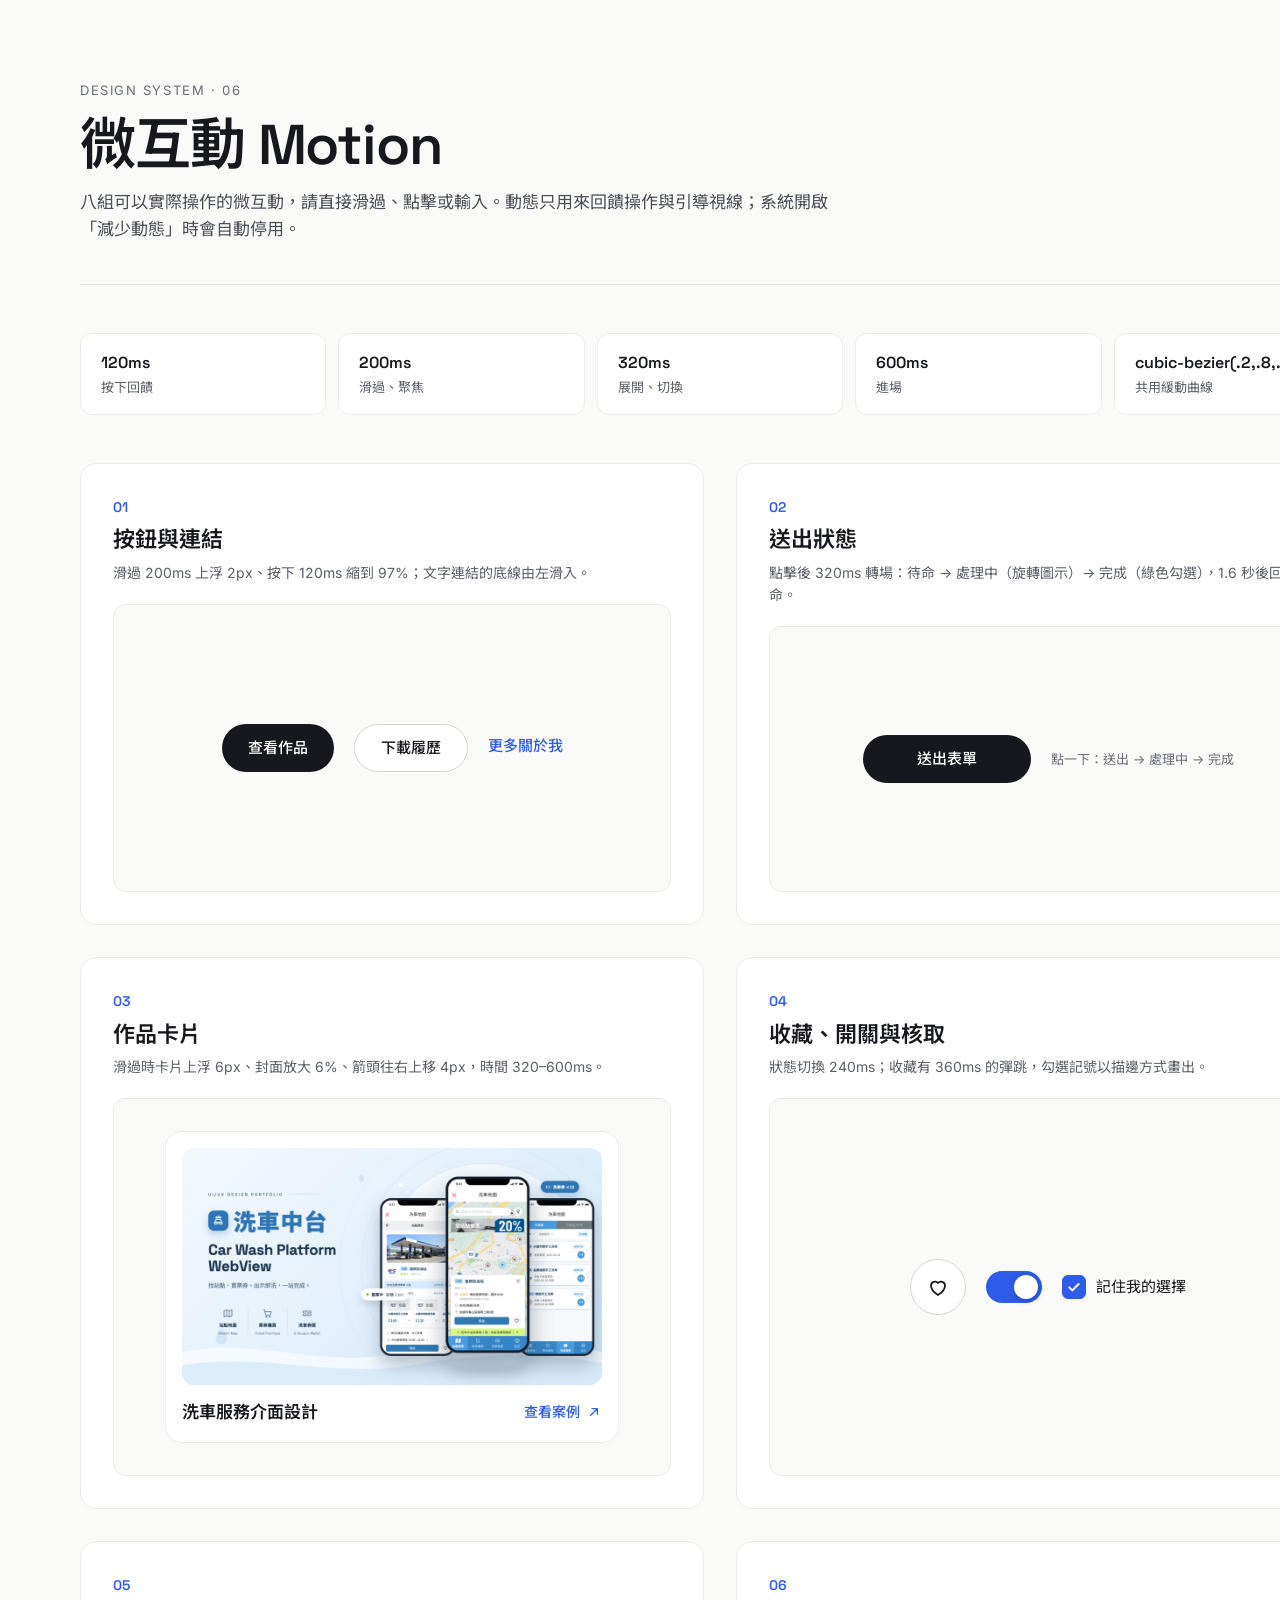
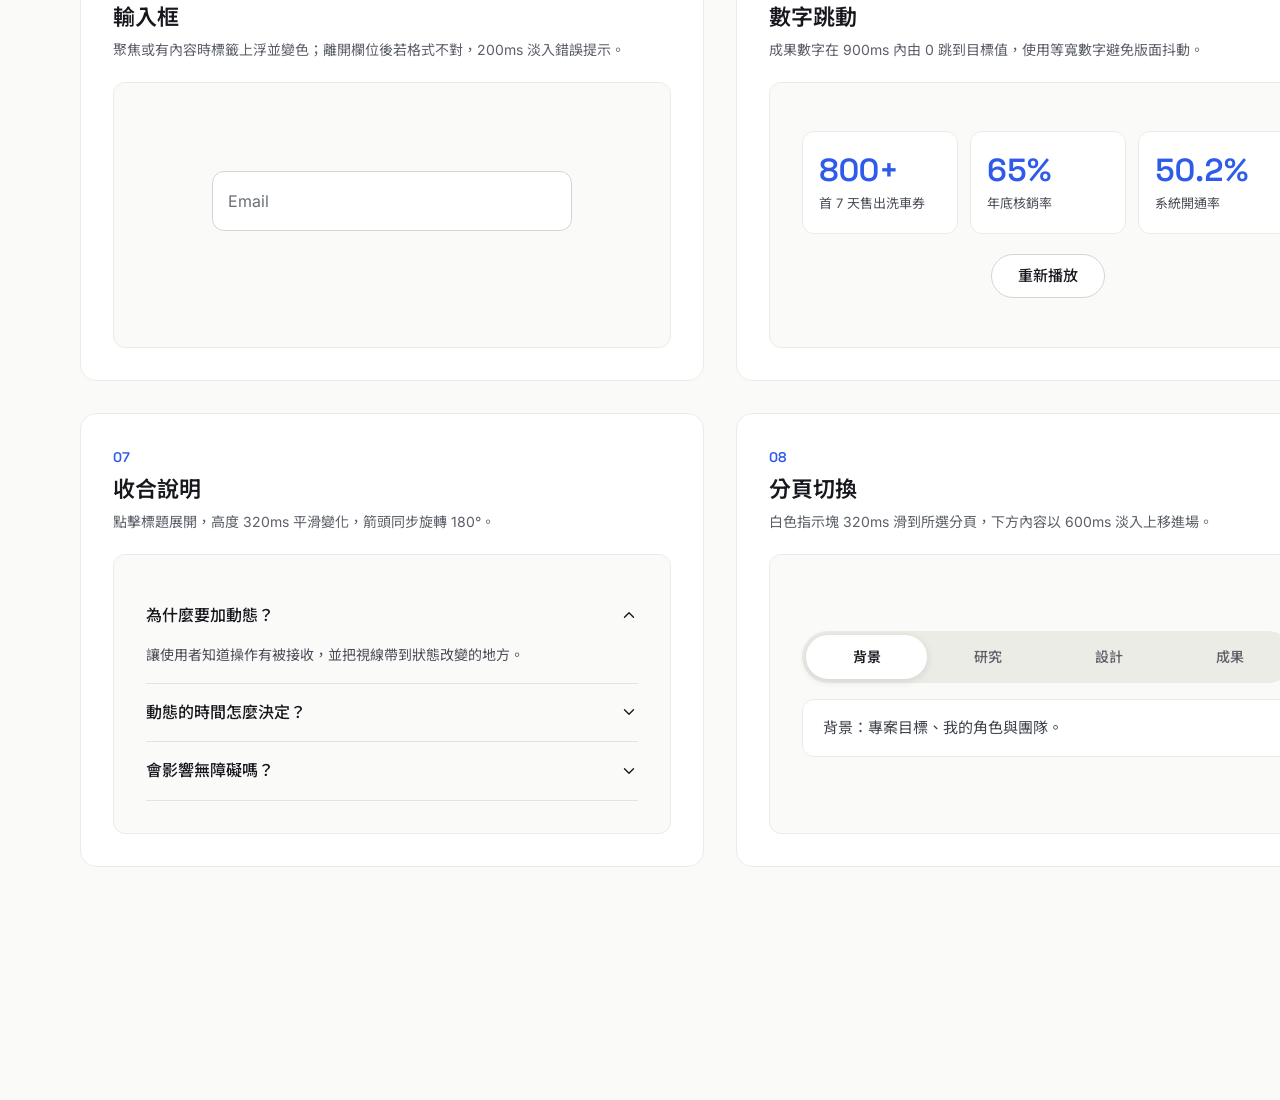
<file: design-system/06-motion.html>
<!doctype html>
<html lang="zh-Hant">
<head>
<meta charset="utf-8">
<meta name="viewport" content="width=device-width, initial-scale=1">
<title>設計系統：微互動</title>
<link rel="preconnect" href="https://fonts.googleapis.com">
<link href="https://fonts.googleapis.com/css2?family=Inter:wght@400;500;600;700&amp;family=Noto+Sans+TC:wght@400;500;700&amp;family=Space+Grotesk:wght@500;600&amp;display=swap" rel="stylesheet">
<style>
body{margin:0;background:#FAFAF8}
a{color:#16181D;text-decoration:none}
[data-m="btn"]{transition:transform 200ms cubic-bezier(.2,.8,.2,1), box-shadow 200ms cubic-bezier(.2,.8,.2,1), background-color 200ms cubic-bezier(.2,.8,.2,1)}
[data-m="btn"]:hover{transform:translateY(-2px);box-shadow:0 10px 24px rgba(22,24,29,.18)}
[data-m="btn"]:active{transform:translateY(0) scale(.97);box-shadow:none;transition-duration:120ms}
[data-m="btn-ghost"]{transition:background-color 200ms cubic-bezier(.2,.8,.2,1), border-color 200ms cubic-bezier(.2,.8,.2,1), transform 120ms cubic-bezier(.2,.8,.2,1)}
[data-m="btn-ghost"]:hover{background:#F1F3FB;border-color:#2F5BEA}
[data-m="btn-ghost"]:active{transform:scale(.97)}
[data-m="card"]{transition:transform 320ms cubic-bezier(.2,.8,.2,1), box-shadow 320ms cubic-bezier(.2,.8,.2,1), border-color 320ms cubic-bezier(.2,.8,.2,1)}
[data-m="card"]:hover{transform:translateY(-6px);box-shadow:0 24px 48px rgba(22,24,29,.12);border-color:#C2CEF7}
[data-m="card"] [data-m="cover"]{transition:transform 600ms cubic-bezier(.2,.8,.2,1)}
[data-m="card"]:hover [data-m="cover"]{transform:scale(1.06)}
[data-m="card"] [data-m="arrow"]{transition:transform 320ms cubic-bezier(.2,.8,.2,1)}
[data-m="card"]:hover [data-m="arrow"]{transform:translate(4px,-4px)}
[data-m="link"]{background:linear-gradient(#2F5BEA,#2F5BEA) no-repeat 0 100%/0 2px;transition:background-size 320ms cubic-bezier(.2,.8,.2,1);padding-bottom:4px}
[data-m="link"]:hover{background-size:100% 2px}
@keyframes m-pop{0%{transform:scale(1)}40%{transform:scale(1.35)}100%{transform:scale(1)}}
[data-m="heart"][data-on="true"] svg{animation:m-pop 360ms cubic-bezier(.2,.8,.2,1)}
[data-m="heart"]{transition:background-color 200ms cubic-bezier(.2,.8,.2,1), border-color 200ms cubic-bezier(.2,.8,.2,1)}
[data-m="knob"]{transition:transform 240ms cubic-bezier(.2,.8,.2,1)}
[data-m="track"]{transition:background-color 240ms cubic-bezier(.2,.8,.2,1)}
[data-m="check"] path{stroke-dasharray:24;transition:stroke-dashoffset 240ms cubic-bezier(.2,.8,.2,1)}
[data-m="field"] label{transition:transform 200ms cubic-bezier(.2,.8,.2,1), color 200ms cubic-bezier(.2,.8,.2,1), font-size 200ms cubic-bezier(.2,.8,.2,1)}
[data-m="field"] input{transition:border-color 200ms cubic-bezier(.2,.8,.2,1), box-shadow 200ms cubic-bezier(.2,.8,.2,1)}
[data-m="field"] input:focus{outline:none;border-color:#2F5BEA;box-shadow:0 0 0 4px #E0E6FB}
[data-m="field"] input:focus + label,[data-m="field"] input:not(:placeholder-shown) + label{transform:translateY(-14px);font-size:12px;color:#2F5BEA}
[data-m="field"] [data-m="err"]{opacity:0;transform:translateY(-4px);transition:opacity 200ms cubic-bezier(.2,.8,.2,1), transform 200ms cubic-bezier(.2,.8,.2,1)}
[data-m="field"] input:not(:placeholder-shown):not(:focus):invalid{border-color:#D14343}
[data-m="field"] input:not(:placeholder-shown):not(:focus):invalid ~ [data-m="err"]{opacity:1;transform:none}
[data-m="acc"]{display:grid;transition:grid-template-rows 320ms cubic-bezier(.2,.8,.2,1)}
[data-m="chev"]{transition:transform 320ms cubic-bezier(.2,.8,.2,1)}
[data-m="ind"]{transition:transform 320ms cubic-bezier(.2,.8,.2,1)}
@keyframes m-spin{to{transform:rotate(360deg)}}
[data-m="spin"]{animation:m-spin 800ms linear infinite}
@keyframes m-in{from{opacity:0;transform:translateY(16px)}to{opacity:1;transform:none}}
@keyframes m-in0{from{opacity:0;transform:translateY(16px)}to{opacity:1;transform:none}}
[data-m="reveal"][data-k="k0"]{animation:m-in0 600ms cubic-bezier(.2,.8,.2,1) both}
@keyframes m-in1{from{opacity:0;transform:translateY(16px)}to{opacity:1;transform:none}}
[data-m="reveal"][data-k="k1"]{animation:m-in1 600ms cubic-bezier(.2,.8,.2,1) both}
@keyframes m-in2{from{opacity:0;transform:translateY(16px)}to{opacity:1;transform:none}}
[data-m="reveal"][data-k="k2"]{animation:m-in2 600ms cubic-bezier(.2,.8,.2,1) both}
@keyframes m-in3{from{opacity:0;transform:translateY(16px)}to{opacity:1;transform:none}}
[data-m="reveal"][data-k="k3"]{animation:m-in3 600ms cubic-bezier(.2,.8,.2,1) both}
button:focus-visible,a:focus-visible{outline:2px solid #2F5BEA;outline-offset:3px}
@media (prefers-reduced-motion: reduce){*,*::before,*::after{animation-duration:.01ms !important;animation-iteration-count:1 !important;transition-duration:.01ms !important}}
</style>
</head>
<body>
<div style="width: 1440px; min-height: 2700px; box-sizing: border-box; padding: 80px; background: #FAFAF8; color: #16181D; font-family: Inter, 'Noto Sans TC', system-ui, sans-serif; font-size: 16px; line-height: 1.6; display: flex; flex-direction: column; gap: 48px">

<header style="display: flex; flex-direction: column; gap: 12px; padding-bottom: 40px; border-bottom: 1px solid #E4E4DF">
<p style="margin: 0; font-size: 13px; letter-spacing: 0.12em; text-transform: uppercase; color: #6A6E77">Design System · 06</p>
<h1 style="margin: 0; font-family: 'Space Grotesk', 'Noto Sans TC', sans-serif; font-weight: 600; font-size: 56px; letter-spacing: -0.02em; line-height: 1.15">微互動 Motion</h1>
<p style="margin: 0; max-width: 760px; color: #4A4E57; font-size: 17px">八組可以實際操作的微互動，請直接滑過、點擊或輸入。動態只用來回饋操作與引導視線；系統開啟「減少動態」時會自動停用。</p>
</header>

<div style="display: grid; grid-template-columns: repeat(5, minmax(0, 1fr)); gap: 12px"><div style="padding: 16px 20px; border-radius: 12px; background: #FFFFFF; border: 1px solid #ECECE7; display: flex; flex-direction: column; gap: 2px"><span style="font-family: 'Space Grotesk', monospace; font-size: 16px; font-weight: 600; color: #16181D">120ms</span><span style="font-size: 13px; color: #5B5F68">按下回饋</span></div><div style="padding: 16px 20px; border-radius: 12px; background: #FFFFFF; border: 1px solid #ECECE7; display: flex; flex-direction: column; gap: 2px"><span style="font-family: 'Space Grotesk', monospace; font-size: 16px; font-weight: 600; color: #16181D">200ms</span><span style="font-size: 13px; color: #5B5F68">滑過、聚焦</span></div><div style="padding: 16px 20px; border-radius: 12px; background: #FFFFFF; border: 1px solid #ECECE7; display: flex; flex-direction: column; gap: 2px"><span style="font-family: 'Space Grotesk', monospace; font-size: 16px; font-weight: 600; color: #16181D">320ms</span><span style="font-size: 13px; color: #5B5F68">展開、切換</span></div><div style="padding: 16px 20px; border-radius: 12px; background: #FFFFFF; border: 1px solid #ECECE7; display: flex; flex-direction: column; gap: 2px"><span style="font-family: 'Space Grotesk', monospace; font-size: 16px; font-weight: 600; color: #16181D">600ms</span><span style="font-size: 13px; color: #5B5F68">進場</span></div><div style="padding: 16px 20px; border-radius: 12px; background: #FFFFFF; border: 1px solid #ECECE7; display: flex; flex-direction: column; gap: 2px"><span style="font-family: 'Space Grotesk', monospace; font-size: 16px; font-weight: 600; color: #16181D">cubic-bezier(.2,.8,.2,1)</span><span style="font-size: 13px; color: #5B5F68">共用緩動曲線</span></div></div>

<div style="display: grid; grid-template-columns: repeat(2, minmax(0, 1fr)); gap: 32px">
<section style="padding: 32px; border-radius: 16px; background: #FFFFFF; border: 1px solid #ECECE7; display: flex; flex-direction: column; gap: 20px">
<div style="display: flex; flex-direction: column; gap: 4px">
<span style="font-family: 'Space Grotesk', sans-serif; font-size: 14px; font-weight: 600; color: #2F5BEA">01</span>
<h2 style="margin: 0; font-size: 22px; font-weight: 600">按鈕與連結</h2>
<p style="margin: 0; font-size: 14px; color: #5B5F68">滑過 200ms 上浮 2px、按下 120ms 縮到 97%；文字連結的底線由左滑入。</p>
</div>
<div style="flex: 1; min-height: 200px; padding: 32px; border-radius: 12px; background: #FAFAF8; border: 1px solid #ECECE7; display: flex; flex-wrap: wrap; align-items: center; justify-content: center; gap: 20px">
<button type="button" data-m="btn" style="font: inherit; cursor: pointer; display: inline-flex; align-items: center; justify-content: center; gap: 8px; min-height: 48px; padding: 0 26px; border-radius: 999px; font-size: 15px; font-weight: 500; border: 0; background: #16181D; color: #FFFFFF">查看作品</button>
<button type="button" data-m="btn-ghost" style="font: inherit; cursor: pointer; display: inline-flex; align-items: center; justify-content: center; gap: 8px; min-height: 48px; padding: 0 26px; border-radius: 999px; font-size: 15px; font-weight: 500; border: 1px solid #D6D6D0; background: #FFFFFF; color: #16181D">下載履歷</button>
<a href="#" data-m="link" style="font-size: 15px; font-weight: 500; color: #2F5BEA">更多關於我</a>
</div>
</section>
<section style="padding: 32px; border-radius: 16px; background: #FFFFFF; border: 1px solid #ECECE7; display: flex; flex-direction: column; gap: 20px">
<div style="display: flex; flex-direction: column; gap: 4px">
<span style="font-family: 'Space Grotesk', sans-serif; font-size: 14px; font-weight: 600; color: #2F5BEA">02</span>
<h2 style="margin: 0; font-size: 22px; font-weight: 600">送出狀態</h2>
<p style="margin: 0; font-size: 14px; color: #5B5F68">點擊後 320ms 轉場：待命 → 處理中（旋轉圖示）→ 完成（綠色勾選），1.6 秒後回到待命。</p>
</div>
<div style="flex: 1; min-height: 200px; padding: 32px; border-radius: 12px; background: #FAFAF8; border: 1px solid #ECECE7; display: flex; flex-wrap: wrap; align-items: center; justify-content: center; gap: 20px">
<button type="button" aria-live="polite" style="font: inherit; cursor: pointer; display: inline-flex; align-items: center; justify-content: center; gap: 8px; min-height: 48px; padding: 0 26px; border-radius: 999px; font-size: 15px; font-weight: 500; min-width: 168px; border: 0; background: #16181D; color: #FFFFFF; transition: background-color 320ms cubic-bezier(.2,.8,.2,1)">


送出表單</button>
<span style="font-size: 13px; color: #6A6E77">點一下：送出 → 處理中 → 完成</span>
</div>
</section>
<section style="padding: 32px; border-radius: 16px; background: #FFFFFF; border: 1px solid #ECECE7; display: flex; flex-direction: column; gap: 20px">
<div style="display: flex; flex-direction: column; gap: 4px">
<span style="font-family: 'Space Grotesk', sans-serif; font-size: 14px; font-weight: 600; color: #2F5BEA">03</span>
<h2 style="margin: 0; font-size: 22px; font-weight: 600">作品卡片</h2>
<p style="margin: 0; font-size: 14px; color: #5B5F68">滑過時卡片上浮 6px、封面放大 6%、箭頭往右上移 4px，時間 320–600ms。</p>
</div>
<div style="flex: 1; min-height: 200px; padding: 32px; border-radius: 12px; background: #FAFAF8; border: 1px solid #ECECE7; display: flex; flex-wrap: wrap; align-items: center; justify-content: center; gap: 20px">
<a href="#" data-m="card" style="width: 100%; max-width: 420px; padding: 16px; border-radius: 16px; background: #FFFFFF; border: 1px solid #ECECE7; display: flex; flex-direction: column; gap: 14px; color: #16181D">
<div style="aspect-ratio: 16 / 9; border-radius: 12px; overflow: hidden; background: #EEF1FB"><img data-m="cover" src="../assets/images/carwash-cover.png" alt="洗車中台封面" style="width: 100%; height: 100%; object-fit: cover; display: block"></div>
<div style="display: flex; align-items: center; justify-content: space-between; gap: 12px"><strong style="font-size: 17px; font-weight: 600">洗車服務介面設計</strong>
<span style="display: inline-flex; align-items: center; gap: 6px; font-size: 14px; font-weight: 500; color: #2F5BEA">查看案例<svg data-m="arrow" aria-hidden="true" width="16" height="16" viewBox="0 0 24 24" fill="none" stroke="currentColor" stroke-width="2" stroke-linecap="round" stroke-linejoin="round"><path d="M7 17L17 7M9 7h8v8"></path></svg></span></div>
</a>
</div>
</section>
<section style="padding: 32px; border-radius: 16px; background: #FFFFFF; border: 1px solid #ECECE7; display: flex; flex-direction: column; gap: 20px">
<div style="display: flex; flex-direction: column; gap: 4px">
<span style="font-family: 'Space Grotesk', sans-serif; font-size: 14px; font-weight: 600; color: #2F5BEA">04</span>
<h2 style="margin: 0; font-size: 22px; font-weight: 600">收藏、開關與核取</h2>
<p style="margin: 0; font-size: 14px; color: #5B5F68">狀態切換 240ms；收藏有 360ms 的彈跳，勾選記號以描邊方式畫出。</p>
</div>
<div style="flex: 1; min-height: 200px; padding: 32px; border-radius: 12px; background: #FAFAF8; border: 1px solid #ECECE7; display: flex; flex-wrap: wrap; align-items: center; justify-content: center; gap: 20px">
<button type="button" data-m="heart" data-on="false" aria-pressed="false" aria-label="收藏" style="width: 56px; height: 56px; border-radius: 50%; border: 1px solid #D6D6D0; background: #FFFFFF; cursor: pointer; display: inline-flex; align-items: center; justify-content: center; padding: 0">
<svg aria-hidden="true" width="24" height="24" viewBox="0 0 24 24" fill="none" stroke="#16181D" stroke-width="1.8" stroke-linejoin="round"><path d="M12 20s-7-4.4-7-9.6A4 4 0 0 1 12 8a4 4 0 0 1 7 2.4C19 15.6 12 20 12 20z"></path></svg></button>
<button type="button" role="switch" aria-checked="true" aria-label="接收通知" data-m="track" style="width: 56px; height: 32px; border-radius: 999px; border: 0; background: #2F5BEA; cursor: pointer; padding: 4px; display: inline-flex; align-items: center">
<span data-m="knob" style="width: 24px; height: 24px; border-radius: 50%; background: #FFFFFF; box-shadow: 0 2px 6px rgba(22,24,29,.25); transform: translateX(24px)"></span></button>
<button type="button" role="checkbox" aria-checked="true" style="font: inherit; cursor: pointer; border: 0; background: transparent; padding: 8px 0; display: inline-flex; align-items: center; gap: 10px; font-size: 15px; color: #16181D">
<span data-m="track" style="width: 24px; height: 24px; border-radius: 6px; border: 1.5px solid #2F5BEA; background: #2F5BEA; display: inline-flex; align-items: center; justify-content: center; box-sizing: border-box"><svg data-m="check" aria-hidden="true" width="16" height="16" viewBox="0 0 24 24" fill="none" stroke="#FFFFFF" stroke-width="3" stroke-linecap="round" stroke-linejoin="round"><path d="M5 12.5l4.5 4.5L19 7.5" style="stroke-dashoffset: 0"></path></svg></span>記住我的選擇</button>
</div>
</section>
<section style="padding: 32px; border-radius: 16px; background: #FFFFFF; border: 1px solid #ECECE7; display: flex; flex-direction: column; gap: 20px">
<div style="display: flex; flex-direction: column; gap: 4px">
<span style="font-family: 'Space Grotesk', sans-serif; font-size: 14px; font-weight: 600; color: #2F5BEA">05</span>
<h2 style="margin: 0; font-size: 22px; font-weight: 600">輸入框</h2>
<p style="margin: 0; font-size: 14px; color: #5B5F68">聚焦或有內容時標籤上浮並變色；離開欄位後若格式不對，200ms 淡入錯誤提示。</p>
</div>
<div style="flex: 1; min-height: 200px; padding: 32px; border-radius: 12px; background: #FAFAF8; border: 1px solid #ECECE7; display: flex; flex-wrap: wrap; align-items: center; justify-content: center; gap: 20px">
<div data-m="field" style="position: relative; width: 100%; max-width: 360px; display: flex; flex-direction: column; gap: 6px">
<input id="m-email" type="email" placeholder=" " style="width: 100%; box-sizing: border-box; height: 60px; padding: 22px 16px 6px; border-radius: 12px; border: 1px solid #D6D6D0; background: #FFFFFF; font: inherit; font-size: 16px; color: #16181D">
<label for="m-email" style="position: absolute; left: 16px; top: 18px; font-size: 16px; color: #6A6E77; pointer-events: none; transform-origin: left top">Email</label>
<span data-m="err" role="status" style="font-size: 13px; color: #D14343">請輸入有效的 Email，例如 name@example.com</span>
</div>
</div>
</section>
<section style="padding: 32px; border-radius: 16px; background: #FFFFFF; border: 1px solid #ECECE7; display: flex; flex-direction: column; gap: 20px">
<div style="display: flex; flex-direction: column; gap: 4px">
<span style="font-family: 'Space Grotesk', sans-serif; font-size: 14px; font-weight: 600; color: #2F5BEA">06</span>
<h2 style="margin: 0; font-size: 22px; font-weight: 600">數字跳動</h2>
<p style="margin: 0; font-size: 14px; color: #5B5F68">成果數字在 900ms 內由 0 跳到目標值，使用等寬數字避免版面抖動。</p>
</div>
<div style="flex: 1; min-height: 200px; padding: 32px; border-radius: 12px; background: #FAFAF8; border: 1px solid #ECECE7; display: flex; flex-wrap: wrap; align-items: center; justify-content: center; gap: 20px">
<div style="width: 100%; display: flex; flex-direction: column; gap: 20px; align-items: center">
<div style="display: grid; grid-template-columns: repeat(3, minmax(0, 1fr)); gap: 12px; width: 100%">
<div style="padding: 20px 16px; border-radius: 12px; background: #FFFFFF; border: 1px solid #ECECE7; display: flex; flex-direction: column; gap: 4px"><span style="font-family: 'Space Grotesk', sans-serif; font-size: 32px; font-weight: 600; line-height: 1.15; color: #2F5BEA; font-variant-numeric: tabular-nums" data-count="800" data-suffix="+" data-dec="0">800+</span><span style="font-size: 13px; color: #4A4E57">首 7 天售出洗車券</span></div><div style="padding: 20px 16px; border-radius: 12px; background: #FFFFFF; border: 1px solid #ECECE7; display: flex; flex-direction: column; gap: 4px"><span style="font-family: 'Space Grotesk', sans-serif; font-size: 32px; font-weight: 600; line-height: 1.15; color: #2F5BEA; font-variant-numeric: tabular-nums" data-count="65" data-suffix="%" data-dec="0">65%</span><span style="font-size: 13px; color: #4A4E57">年底核銷率</span></div><div style="padding: 20px 16px; border-radius: 12px; background: #FFFFFF; border: 1px solid #ECECE7; display: flex; flex-direction: column; gap: 4px"><span style="font-family: 'Space Grotesk', sans-serif; font-size: 32px; font-weight: 600; line-height: 1.15; color: #2F5BEA; font-variant-numeric: tabular-nums" data-count="50.2" data-suffix="%" data-dec="1">50.2%</span><span style="font-size: 13px; color: #4A4E57">系統開通率</span></div>
</div>
<button type="button" data-m="btn-ghost" data-replay style="font: inherit; cursor: pointer; display: inline-flex; align-items: center; justify-content: center; gap: 8px; min-height: 48px; padding: 0 26px; border-radius: 999px; font-size: 15px; font-weight: 500; min-height: 44px; border: 1px solid #D6D6D0; background: #FFFFFF; color: #16181D">重新播放</button>
</div>
</div>
</section>
<section style="padding: 32px; border-radius: 16px; background: #FFFFFF; border: 1px solid #ECECE7; display: flex; flex-direction: column; gap: 20px">
<div style="display: flex; flex-direction: column; gap: 4px">
<span style="font-family: 'Space Grotesk', sans-serif; font-size: 14px; font-weight: 600; color: #2F5BEA">07</span>
<h2 style="margin: 0; font-size: 22px; font-weight: 600">收合說明</h2>
<p style="margin: 0; font-size: 14px; color: #5B5F68">點擊標題展開，高度 320ms 平滑變化，箭頭同步旋轉 180°。</p>
</div>
<div style="flex: 1; min-height: 200px; padding: 32px; border-radius: 12px; background: #FAFAF8; border: 1px solid #ECECE7; display: flex; flex-wrap: wrap; align-items: center; justify-content: center; gap: 20px">
<div style="width: 100%; display: flex; flex-direction: column">
<div style="border-bottom: 1px solid #E4E4DF">
<button type="button" aria-expanded="true" style="font: inherit; cursor: pointer; width: 100%; border: 0; background: transparent; padding: 16px 0; display: flex; align-items: center; justify-content: space-between; gap: 12px; font-size: 16px; font-weight: 500; color: #16181D; text-align: left">為什麼要加動態？<svg data-m="chev" aria-hidden="true" width="18" height="18" viewBox="0 0 24 24" fill="none" stroke="currentColor" stroke-width="1.8" stroke-linecap="round" stroke-linejoin="round" style="flex: none; transform: rotate(180deg)"><path d="M6 9l6 6 6-6"></path></svg></button>
<div data-m="acc" style="grid-template-rows: 1fr"><div style="overflow: hidden"><p style="margin: 0; padding-bottom: 16px; font-size: 14px; color: #4A4E57">讓使用者知道操作有被接收，並把視線帶到狀態改變的地方。</p></div></div>
</div><div style="border-bottom: 1px solid #E4E4DF">
<button type="button" aria-expanded="false" style="font: inherit; cursor: pointer; width: 100%; border: 0; background: transparent; padding: 16px 0; display: flex; align-items: center; justify-content: space-between; gap: 12px; font-size: 16px; font-weight: 500; color: #16181D; text-align: left">動態的時間怎麼決定？<svg data-m="chev" aria-hidden="true" width="18" height="18" viewBox="0 0 24 24" fill="none" stroke="currentColor" stroke-width="1.8" stroke-linecap="round" stroke-linejoin="round" style="flex: none; transform: rotate(0deg)"><path d="M6 9l6 6 6-6"></path></svg></button>
<div data-m="acc" style="grid-template-rows: 0fr"><div style="overflow: hidden"><p style="margin: 0; padding-bottom: 16px; font-size: 14px; color: #4A4E57">回饋類越短越好（120–200ms），版面變化稍長（320ms），進場最長（600ms）。</p></div></div>
</div><div style="border-bottom: 1px solid #E4E4DF">
<button type="button" aria-expanded="false" style="font: inherit; cursor: pointer; width: 100%; border: 0; background: transparent; padding: 16px 0; display: flex; align-items: center; justify-content: space-between; gap: 12px; font-size: 16px; font-weight: 500; color: #16181D; text-align: left">會影響無障礙嗎？<svg data-m="chev" aria-hidden="true" width="18" height="18" viewBox="0 0 24 24" fill="none" stroke="currentColor" stroke-width="1.8" stroke-linecap="round" stroke-linejoin="round" style="flex: none; transform: rotate(0deg)"><path d="M6 9l6 6 6-6"></path></svg></button>
<div data-m="acc" style="grid-template-rows: 0fr"><div style="overflow: hidden"><p style="margin: 0; padding-bottom: 16px; font-size: 14px; color: #4A4E57">所有元件都能用鍵盤操作，並尊重系統的「減少動態」設定。</p></div></div>
</div>
</div>
</div>
</section>
<section style="padding: 32px; border-radius: 16px; background: #FFFFFF; border: 1px solid #ECECE7; display: flex; flex-direction: column; gap: 20px">
<div style="display: flex; flex-direction: column; gap: 4px">
<span style="font-family: 'Space Grotesk', sans-serif; font-size: 14px; font-weight: 600; color: #2F5BEA">08</span>
<h2 style="margin: 0; font-size: 22px; font-weight: 600">分頁切換</h2>
<p style="margin: 0; font-size: 14px; color: #5B5F68">白色指示塊 320ms 滑到所選分頁，下方內容以 600ms 淡入上移進場。</p>
</div>
<div style="flex: 1; min-height: 200px; padding: 32px; border-radius: 12px; background: #FAFAF8; border: 1px solid #ECECE7; display: flex; flex-wrap: wrap; align-items: center; justify-content: center; gap: 20px">
<div style="width: 100%; display: flex; flex-direction: column; gap: 16px">
<div role="tablist" aria-label="案例段落" style="position: relative; display: grid; grid-template-columns: repeat(4, minmax(0, 1fr)); padding: 4px; border-radius: 999px; background: #ECECE7">
<span data-m="ind" aria-hidden="true" style="position: absolute; top: 4px; bottom: 4px; left: 4px; width: calc((100% - 8px) / 4); border-radius: 999px; background: #FFFFFF; box-shadow: 0 2px 8px rgba(22,24,29,.12); transform: translateX(0%)"></span>
<button type="button" role="tab" aria-selected="true" style="position: relative; font: inherit; cursor: pointer; border: 0; background: transparent; min-height: 44px; border-radius: 999px; font-size: 14px; font-weight: 600; color: #16181D; transition: color 200ms cubic-bezier(.2,.8,.2,1)">背景</button><button type="button" role="tab" aria-selected="false" style="position: relative; font: inherit; cursor: pointer; border: 0; background: transparent; min-height: 44px; border-radius: 999px; font-size: 14px; font-weight: 500; color: #5B5F68; transition: color 200ms cubic-bezier(.2,.8,.2,1)">研究</button><button type="button" role="tab" aria-selected="false" style="position: relative; font: inherit; cursor: pointer; border: 0; background: transparent; min-height: 44px; border-radius: 999px; font-size: 14px; font-weight: 500; color: #5B5F68; transition: color 200ms cubic-bezier(.2,.8,.2,1)">設計</button><button type="button" role="tab" aria-selected="false" style="position: relative; font: inherit; cursor: pointer; border: 0; background: transparent; min-height: 44px; border-radius: 999px; font-size: 14px; font-weight: 500; color: #5B5F68; transition: color 200ms cubic-bezier(.2,.8,.2,1)">成果</button>
</div>
<p data-m="reveal" data-k="k0" style="margin: 0; padding: 16px 20px; border-radius: 12px; background: #FFFFFF; border: 1px solid #ECECE7; font-size: 15px; color: #3E424B">背景：專案目標、我的角色與團隊。</p>
</div>
</div>
</section>
</div>

</div>
<script src="ds.js"></script>
</body>
</html>
</file>
<file: css/site.css>
/* Yu Jhen Chen 作品集：全站樣式
   1. 設計變數  2. 基礎與互動  3. 共用元件  4. 跨頁共用的版面  5. 各頁專屬 */
/* ---------- 1. 設計變數：改這裡就能全站換色、換字型 ---------- */
:root {
  --accent: #2F5BEA;
  --accent-dark: #1D3A9C;
  --accent-200: #C2CEF7;
  --accent-100: #E0E6FB;
  --accent-50: #F1F3FB;
  --ink: #16181D;
  --text-1: #3E424B;
  --text-2: #4A4E57;
  --text-3: #5B5F68;
  --text-4: #6A6E77;
  --ground: #FAFAF8;
  --white: #FFFFFF;
  --line: #ECECE7;
  --line-strong: #E4E4DF;
  --line-nav: #E8E8E4;
  --line-control: #D6D6D0;
  --font-head: 'Space Grotesk', 'Noto Sans TC', sans-serif;
  --font-body: Inter, 'Noto Sans TC', system-ui, sans-serif;
}
/* ---------- 2. 基礎與互動（Hover、下拉選單、線條點綴） ---------- */
body{margin:0;background:var(--ground);overflow-x:hidden}
a{color:var(--ink);text-decoration:none}
:where(a:hover){color:var(--accent)}
[data-h]{transition:background-color 200ms cubic-bezier(.2,.8,.2,1),border-color 200ms cubic-bezier(.2,.8,.2,1),box-shadow 200ms cubic-bezier(.2,.8,.2,1),color 200ms cubic-bezier(.2,.8,.2,1)}
[data-h="primary"]:hover,[data-h="pill"]:hover{background:var(--accent-50) !important;color:var(--accent-dark) !important;border-color:var(--accent) !important;box-shadow:inset 0 0 0 1px var(--accent)}
[data-h="card"]:hover{background:#F6F8FE !important;border-color:var(--accent) !important;box-shadow:0 0 0 1px var(--accent)}
[data-h="link"]:hover{background:var(--accent-50);color:var(--accent-dark) !important;border-radius:6px;box-shadow:0 0 0 6px var(--accent-50),0 0 0 7px var(--accent-200)}
a:focus-visible{outline:2px solid var(--accent);outline-offset:3px}
[data-dd-menu]{opacity:0;visibility:hidden;transform:translateY(-4px);transition:opacity 200ms cubic-bezier(.2,.8,.2,1),transform 200ms cubic-bezier(.2,.8,.2,1),visibility 200ms}
[data-dd]:hover [data-dd-menu],[data-dd]:focus-within [data-dd-menu]{opacity:1;visibility:visible;transform:none}
[data-dd-chev]{transition:transform 200ms cubic-bezier(.2,.8,.2,1)}
[data-dd]:hover [data-dd-chev],[data-dd]:focus-within [data-dd-chev]{transform:rotate(180deg)}
[data-h="item"]:hover{background:var(--accent-50);color:var(--accent-dark) !important;box-shadow:inset 0 0 0 1px var(--accent-200)}
button:focus-visible{outline:2px solid var(--accent);outline-offset:3px}
[data-ln="eyebrow"]::before{content:"";display:inline-block;width:28px;height:1.5px;background:var(--accent);vertical-align:middle;margin-right:12px;position:relative;top:-1px}
[data-ln="num"]{display:flex;align-items:center;gap:12px}
[data-ln="num"]::after{content:"";width:40px;height:1.5px;background:var(--accent-200)}
[data-ln="contact"]::before{content:"";display:block;width:1.5px;height:48px;background:var(--accent);margin:0 auto 24px}
@media (prefers-reduced-motion: reduce){[data-h]{transition:none}}

.brand-icon{width:28px;height:28px;border-radius:8px;display:inline-block}
.nav-link.is-current{font-weight:600;border-bottom:2px solid var(--ink)}
.menu-item.is-current{font-weight:600;background:#F4F4F0}

/* ---------- 3. 共用元件 ---------- */
.text-15 {
  margin: 0;
  font-size: 15px;
  color: var(--text-2);
}
.title-20 {
  margin: 0;
  font-size: 20px;
  font-weight: 600;
}
.num-accent {
  font-family: 'Space Grotesk', sans-serif;
  font-size: 15px;
  font-weight: 600;
  color: var(--accent);
}
.jm-cell {
  padding: 12px;
  border-radius: 10px;
  background: var(--white);
  border: 1px solid var(--line);
  font-size: 13px;
  line-height: 1.6;
  color: var(--text-2);
}
.stack-4 {
  display: flex;
  flex-direction: column;
  gap: 4px;
}
.tag {
  font-size: 13px;
  padding: 4px 12px;
  border-radius: 999px;
  background: var(--white);
  border: 1px solid var(--line-strong);
  color: var(--text-2);
}
.method-chip {
  font-size: 13px;
  padding: 3px 10px;
  border-radius: 999px;
  background: var(--ground);
  border: 1px solid var(--line-strong);
  color: var(--text-2);
}
.text-accent {
  color: var(--accent);
}
.wrap-8 {
  display: flex;
  flex-wrap: wrap;
  gap: 8px;
}
.title-18 {
  margin: 0;
  font-size: 18px;
  font-weight: 600;
}
.row-8 {
  display: flex;
  gap: 8px;
}
.label-caps {
  font-size: 13px;
  letter-spacing: 0.08em;
  color: var(--text-4);
}
.stack-8 {
  display: flex;
  flex-direction: column;
  gap: 8px;
}
.label-13 {
  font-size: 13px;
  font-weight: 600;
  color: var(--ink);
}
.stack-2 {
  display: flex;
  flex-direction: column;
  gap: 2px;
}
.matrix-chip {
  font-size: 14px;
  padding: 6px 12px;
  border-radius: 8px;
  background: var(--ground);
  border: 1px solid var(--line-strong);
  color: var(--text-1);
}
.text-14-muted {
  margin: 0;
  font-size: 14px;
  color: var(--text-3);
}
.case-section {
  display: grid;
  grid-template-columns: repeat(auto-fit, minmax(min(100%, 280px), 1fr));
  gap: 24px 64px;
}
.section-num {
  margin: 0 0 6px;
  font-family: 'Space Grotesk', sans-serif;
  font-size: 15px;
  font-weight: 600;
  color: var(--accent);
}
.section-title {
  margin: 0;
  font-family: var(--font-head);
  font-weight: 600;
  font-size: 32px;
  letter-spacing: -0.01em;
}
.menu-item {
  display: block;
  padding: 10px 12px;
  border-radius: 8px;
  font-size: 15px;
  line-height: 1.5;
  white-space: nowrap;
}
.icon-inline {
  flex: none;
  margin-top: 3px;
}
.title-22 {
  margin: 0;
  font-size: 22px;
  font-weight: 600;
}
.caption {
  font-size: 14px;
  color: var(--text-4);
}
.flow-card {
  padding: 24px;
  border-radius: 16px;
  background: var(--white);
  border: 1px solid var(--line);
  display: flex;
  flex-direction: column;
  gap: 10px;
}
.meta-value {
  margin: 4px 0 0;
  font-size: 16px;
  font-weight: 500;
}
.skill-chip {
  font-size: 14px;
  padding: 6px 14px;
  border-radius: 999px;
  background: rgb(244, 244, 240);
  color: rgb(62, 66, 75);
}
.group-head {
  display: flex;
  flex-wrap: wrap;
  align-items: baseline;
  gap: 4px 16px;
}
.jm-row-label {
  font-size: 13px;
  font-weight: 600;
  color: var(--ink);
  padding-top: 12px;
}
.jm-step {
  padding: 12px;
  border-radius: 10px;
  background: var(--accent-50);
  border: 1px solid var(--accent-100);
  font-size: 14px;
  line-height: 1.5;
  font-weight: 600;
  color: var(--ink);
}
.jm-opportunity {
  padding: 12px;
  border-radius: 10px;
  background: var(--accent-50);
  border: 1px solid var(--accent-100);
  font-size: 13px;
  line-height: 1.6;
  color: var(--accent-dark);
}
.point-row {
  padding: 24px 0;
  border-top: 1px solid var(--line-strong);
  display: grid;
  grid-template-columns: 48px minmax(0, 1fr);
  gap: 16px;
}
.text-16-muted {
  margin: 0;
  font-size: 16px;
  color: var(--text-2);
}
.stat-card {
  padding: 28px 24px;
  border-radius: 16px;
  background: var(--white);
  border: 1px solid var(--line);
  display: flex;
  flex-direction: column;
  gap: 6px;
}
.stat-value {
  font-family: var(--font-head);
  font-size: 36px;
  font-weight: 600;
  line-height: 1.15;
  letter-spacing: -0.02em;
  color: var(--accent);
}
.text-14 {
  font-size: 14px;
  color: var(--text-2);
}
.site-header {
  border-bottom: 1px solid var(--line-nav);
  background: var(--ground);
}
.site-nav {
  max-width: 1200px;
  margin: 0 auto;
  padding: 20px 24px;
  display: flex;
  flex-wrap: wrap;
  align-items: center;
  justify-content: space-between;
  gap: 16px;
}
.brand {
  font-family: var(--font-head);
  font-weight: 600;
  font-size: 20px;
  letter-spacing: -0.01em;
  display: flex;
  align-items: center;
  gap: 10px;
}
.dropdown {
  position: relative;
}
.dropdown-menu {
  position: absolute;
  top: 100%;
  left: -12px;
  z-index: 20;
  min-width: 232px;
  padding: 8px;
  border-radius: 12px;
  background: var(--white);
  border: 1px solid var(--line);
  box-shadow: 0 16px 40px rgba(22,24,29,0.12);
  display: flex;
  flex-direction: column;
  gap: 2px;
}
.text-15-muted {
  margin: 0;
  color: var(--text-3);
  font-size: 15px;
}
.img-cover {
  width: 100%;
  height: 100%;
  object-fit: cover;
  display: block;
}
.text-17 {
  margin: 0;
  font-size: 17px;
  color: var(--text-2);
}
.site-footer {
  border-top: 1px solid var(--line-nav);
}
.footer-inner {
  max-width: 1200px;
  margin: 0 auto;
  padding: 28px 24px;
  display: flex;
  flex-wrap: wrap;
  justify-content: space-between;
  gap: 12px;
  font-size: 14px;
  color: var(--text-3);
}
.footer-link {
  color: var(--text-3);
}
.nav-link {
  padding: 10px 0;
}
.eyebrow {
  margin: 0 0 8px;
  font-size: 13px;
  letter-spacing: 0.12em;
  text-transform: uppercase;
  color: var(--text-4);
}
.page {
  width: 100%;
  min-height: 100vh;
  background: var(--ground);
  color: var(--ink);
  font-family: var(--font-body);
  font-size: 16px;
  line-height: 1.7;
}
.brand-dot {
  width: 12px;
  height: 12px;
  border-radius: 50%;
  background: var(--accent);
  display: inline-block;
}
.nav-links {
  display: flex;
  flex-wrap: wrap;
  align-items: center;
  gap: 8px 28px;
  font-size: 15px;
}
.nav-trigger {
  font: inherit;
  color: var(--ink);
  background: transparent;
  border: 0;
  cursor: pointer;
  padding: 10px 0;
  display: inline-flex;
  align-items: center;
  gap: 6px;
}
.btn-contact {
  padding: 10px 18px;
  border: 1px solid var(--ink);
  border-radius: 999px;
  font-weight: 500;
}
.contact-inner {
  display: flex;
  flex-direction: column;
  align-items: center;
  gap: 20px;
  text-align: center;
}
.btn-primary-lg {
  display: inline-flex;
  align-items: center;
  gap: 10px;
  padding: 16px 32px;
  border-radius: 999px;
  background: var(--ink);
  color: var(--white);
  font-size: 16px;
  font-weight: 500;
}
.btn-outline-lg {
  display: inline-flex;
  align-items: center;
  gap: 8px;
  padding: 16px 32px;
  border-radius: 999px;
  background: var(--white);
  border: 1px solid var(--line-control);
  font-size: 16px;
  font-weight: 500;
}
.btn-outline {
  padding: 14px 26px;
  border-radius: 999px;
  border: 1px solid var(--line-control);
  font-weight: 500;
  font-size: 15px;
}
.page-case {
  line-height: 1.8;
}
.btn-primary {
  padding: 14px 26px;
  border-radius: 999px;
  background: var(--ink);
  color: var(--white);
  font-weight: 500;
  font-size: 15px;
}

/* ---------- 4. 跨頁共用的版面 ---------- */
.c-p1 {
  margin: 0;
}
.c-p2 {
  margin: 0;
  font-size: 13px;
  letter-spacing: 0.12em;
  text-transform: uppercase;
  color: var(--text-4);
}
.c-p3 {
  margin: 0;
  max-width: 720px;
  font-size: 17px;
  color: var(--text-1);
}
.c-h21 {
  margin: 0;
  font-family: var(--font-head);
  font-weight: 600;
  font-size: clamp(32px, 4.5vw, 48px);
  line-height: 1.25;
  letter-spacing: -0.02em;
}
.c-div1 {
  margin-top: 8px;
  display: flex;
  flex-wrap: wrap;
  justify-content: center;
  gap: 12px;
}
.c-ol1 {
  grid-column: span 2;
  margin: 0;
  padding: 0;
  list-style: none;
  display: flex;
  flex-direction: column;
}
.c-div2 {
  grid-column: span 2;
  max-width: 720px;
  color: var(--text-1);
  font-size: 17px;
}
.c-div3 {
  display: flex;
  flex-wrap: wrap;
  gap: 12px;
  margin-top: 8px;
}
.c-svg1 {
  position: absolute;
  top: 0;
  right: 0;
  width: min(560px, 60%);
  height: auto;
  z-index: -1;
  pointer-events: none;
}
.c-section1 {
  background: var(--white);
  border-top: 1px solid var(--line);
  border-bottom: 1px solid var(--line);
}
.c-ul1 {
  margin: 0;
  padding: 0;
  list-style: none;
  display: flex;
  flex-direction: column;
  gap: 10px;
  font-size: 15px;
  color: var(--text-1);
}
.c-ol2 {
  margin: 0;
  padding: 0;
  list-style: none;
  display: flex;
  flex-direction: column;
}
.c-strong1 {
  font-size: 20px;
  font-weight: 600;
  color: var(--ink);
}
.c-ol3 {
  margin: 0;
  padding: 0;
  list-style: none;
  display: grid;
  grid-template-columns: repeat(auto-fit, minmax(min(100%, 220px), 1fr));
  gap: 16px;
}
.c-section2 {
  max-width: 1200px;
  margin: 0 auto;
  padding: 96px 24px 48px;
  display: flex;
  flex-direction: column;
  gap: 24px;
}
.c-dl1 {
  margin: 16px 0 0;
  padding-top: 28px;
  border-top: 1px solid var(--line-nav);
  display: grid;
  grid-template-columns: repeat(auto-fit, minmax(min(100%, 220px), 1fr));
  gap: 24px;
}
.c-div5 {
  max-width: 1200px;
  margin: 0 auto;
  padding: 0 24px;
  display: flex;
  flex-direction: column;
  gap: 120px;
}
.c-div6 {
  grid-column: span 2;
  max-width: 720px;
  display: flex;
  flex-direction: column;
  gap: 20px;
  color: var(--text-1);
  font-size: 17px;
}
.c-figure1 {
  grid-column: 1 / -1;
  margin: 16px 0 0;
  display: flex;
  flex-direction: column;
  gap: 12px;
}
.c-div7 {
  grid-column: span 2;
  display: flex;
  flex-direction: column;
  gap: 24px;
}
.c-div8 {
  display: grid;
  grid-template-columns: repeat(auto-fit, minmax(min(100%, 200px), 1fr));
  gap: 16px;
}
.c-strong2 {
  font-weight: 600;
  color: var(--ink);
}
.c-section3 {
  max-width: 1200px;
  margin: 0 auto;
  padding: 160px 24px 120px;
}
.c-a5 {
  display: grid;
  grid-template-columns: repeat(auto-fit, minmax(min(100%, 420px), 1fr));
  gap: 40px;
  align-items: center;
  padding: clamp(32px, 5vw, 56px);
  border-radius: 16px;
  background: var(--white);
  border: 1px solid var(--line);
  color: var(--ink);
}
.c-div9 {
  display: flex;
  flex-direction: column;
  gap: 12px;
}
.c-span1 {
  font-size: 13px;
  letter-spacing: 0.12em;
  text-transform: uppercase;
  color: var(--text-4);
}
.c-span2 {
  font-family: var(--font-head);
  font-size: clamp(28px, 3.5vw, 40px);
  font-weight: 600;
  line-height: 1.25;
  letter-spacing: -0.01em;
}
.c-span3 {
  display: flex;
  align-items: center;
  gap: 8px;
  font-size: 15px;
  font-weight: 500;
  color: var(--accent);
}
.c-img1 {
  width: 100%;
  display: block;
  border-radius: 12px;
  border: 1px solid var(--line);
}

/* ---------- 5. index.html 專屬 ---------- */
.home-li1 {
  padding: 28px;
  border-radius: 16px;
  background: var(--white);
  border: 1px solid var(--line);
  display: flex;
  flex-direction: column;
  gap: 14px;
}
.home-p1 {
  margin: auto 0 0;
  padding: 10px 12px;
  border-radius: 10px;
  background: var(--accent-50);
  font-size: 13px;
  line-height: 1.6;
  color: var(--accent-dark);
  display: flex;
  gap: 8px;
  align-items: flex-start;
}
.home-a1 {
  display: grid;
  grid-template-columns: repeat(auto-fit, minmax(min(100%, 440px), 1fr));
  gap: 32px 48px;
  align-items: center;
  padding: clamp(20px, 3vw, 32px);
  border-radius: 16px;
  background: var(--white);
  border: 1px solid var(--line);
  color: var(--ink);
}
.home-div1 {
  display: flex;
  flex-direction: column;
  gap: 18px;
}
.home-h31 {
  margin: 0;
  font-family: var(--font-head);
  font-size: clamp(24px, 2.6vw, 30px);
  font-weight: 600;
  line-height: 1.3;
  letter-spacing: -0.01em;
}
.home-p2 {
  margin: 0;
  color: var(--text-2);
  font-size: 16px;
}
.home-span1 {
  display: inline-flex;
  align-items: center;
  gap: 8px;
  min-height: 44px;
  font-size: 15px;
  font-weight: 500;
  color: var(--accent);
}
.home-section1 {
  max-width: 1200px;
  margin: 0 auto;
  padding: 96px 24px 88px;
  display: flex;
  flex-wrap: wrap;
  align-items: center;
  gap: 48px 56px;
  position: relative;
  isolation: isolate;
}
.home-svg1 {
  position: absolute;
  top: 0px;
  right: -103px;
  width: min(560px, 60%);
  height: auto;
  z-index: -1;
  pointer-events: none;
}
.home-div2 {
  flex: 1 1 560px;
  min-width: 0;
  display: flex;
  flex-direction: column;
  gap: 32px;
}
.home-p3 {
  margin: 0;
  display: flex;
  align-items: center;
  gap: 10px;
  font-size: 14px;
  color: var(--text-3);
}
.home-span2 {
  width: 8px;
  height: 8px;
  border-radius: 50%;
  background: rgb(46, 157, 91);
  display: inline-block;
}
.home-h11 {
  margin: 0;
  max-width: 900px;
  font-family: var(--font-head);
  font-weight: 600;
  font-size: clamp(36px, 4.6vw, 60px);
  line-height: 1.18;
  letter-spacing: -0.02em;
}
.home-span3 {
  color: var(--accent);
}
.home-p4 {
  margin: 0;
  max-width: 660px;
  font-size: 20px;
  color: var(--text-2);
  font-family: var(--font-head);
}
.home-img1 {
  flex: 0 1 420px;
  min-width: 0;
  width: 100%;
  max-width: 420px;
  height: auto;
  display: block;
  border-radius: 16px;
}
.home-section2 {
  max-width: 1200px;
  margin: 0 auto;
  padding: 48px 24px 120px;
}
.home-div3 {
  display: flex;
  flex-wrap: wrap;
  align-items: flex-end;
  justify-content: space-between;
  gap: 16px;
  margin-bottom: 48px;
}
.home-h21 {
  margin: 0;
  font-family: var(--font-head);
  font-weight: 600;
  font-size: 40px;
  letter-spacing: -0.01em;
}
.home-div4 {
  display: flex;
  flex-direction: column;
  gap: 40px;
}
.home-div5 {
  aspect-ratio: 16 / 9;
  border-radius: 16px;
  background: #EEF1FB;
  display: flex;
  align-items: center;
  justify-content: center;
  overflow: hidden;
}
.home-div6 {
  aspect-ratio: 16 / 9;
  border-radius: 16px;
  background: #EBF4EF;
  display: flex;
  align-items: center;
  justify-content: center;
  overflow: hidden;
}
.home-section3 {
  max-width: 1200px;
  margin: 0 auto;
  padding: 120px 24px;
  padding-top: 80px;
}
.home-h22 {
  margin: 0 0 56px;
  font-family: var(--font-head);
  font-weight: 600;
  font-size: 40px;
  letter-spacing: -0.01em;
}
.home-ol1 {
  margin: 0;
  padding: 0;
  list-style: none;
  display: grid;
  grid-template-columns: repeat(auto-fit, minmax(min(100%, 240px), 1fr));
  gap: 24px;
}
.home-a2 {
  margin-top: 32px;
  display: inline-flex;
  align-items: center;
  gap: 8px;
  min-height: 44px;
  font-size: 15px;
  font-weight: 500;
  color: var(--accent);
}
.home-section4 {
  max-width: 1200px;
  margin: 0 auto;
  padding: 40px 24px 160px;
}

/* ---------- 5. about.html 專屬 ---------- */
.about-li1 {
  padding: 28px 0;
  border-bottom: 1px solid var(--line);
  display: grid;
  grid-template-columns: repeat(auto-fit, minmax(min(100%, 180px), 1fr));
  gap: 8px 32px;
}
.about-div1 {
  display: flex;
  flex-direction: column;
  align-items: center;
  justify-content: center;
  gap: 12px;
  text-align: center;
}
.about-span1 {
  font-size: 15px;
  color: #3e424b;
  text-decoration-line: none;
  font-weight: 400;
}
.about-div2 {
  flex: none;
  width: 112px;
  height: 80px;
  border-radius: 12px;
  background: var(--white);
  border: 1px solid var(--line);
  display: flex;
  align-items: center;
  justify-content: center;
  overflow: hidden;
}
.about-div3 {
  grid-column: span 2;
  display: flex;
  flex-direction: column;
  gap: 6px;
}
.about-h31 {
  margin: 0;
  font-size: 19px;
  font-weight: 600;
}
.about-span2 {
  font-size: 15px;
  font-weight: 500;
  color: var(--accent);
}
.about-p1 {
  margin: 4px 0 0;
  font-size: 15px;
  color: var(--text-3);
}
.about-div4 {
  padding: 32px;
  border-radius: 16px;
  background: var(--white);
  border: 1px solid var(--line);
  display: flex;
  flex-direction: column;
  gap: 16px;
}
.about-span3 {
  font-weight: normal;
}
.about-p2 {
  margin: 0;
  max-width: 560px;
  font-size: 18px;
  color: var(--text-2);
}
.about-section1 {
  max-width: 1200px;
  margin: 0 auto;
  padding: 96px 24px 120px;
  display: grid;
  grid-template-columns: repeat(auto-fit, minmax(min(100%, 420px), 1fr));
  gap: 64px;
  align-items: center;
  position: relative;
  isolation: isolate;
}
.about-div5 {
  display: flex;
  flex-direction: column;
  gap: 24px;
}
.about-h11 {
  margin: 0;
  font-family: var(--font-head);
  font-weight: 600;
  font-size: clamp(36px, 5vw, 56px);
  line-height: 1.2;
  letter-spacing: -0.02em;
  color: var(--ink);
  width: 620px;
}
.about-p3 {
  margin: 0;
  max-width: 560px;
  padding-left: 20px;
  border-left: 3px solid var(--accent);
  font-size: 18px;
  font-weight: 500;
  color: var(--ink);
}
.about-a1 {
  display: flex;
  align-items: center;
  gap: 8px;
  padding: 14px 26px;
  border-radius: 999px;
  background: var(--ink);
  color: var(--white);
  font-weight: 500;
  font-size: 15px;
}
.about-img1 {
  width: 100%;
  max-width: 460px;
  justify-self: end;
  height: auto;
  display: block;
  border-radius: 16px;
}
.about-div6 {
  max-width: 1200px;
  margin: 0 auto;
  padding: 120px 24px;
  display: grid;
  grid-template-columns: repeat(auto-fit, minmax(min(100%, 280px), 1fr));
  gap: 24px 64px;
}
.about-h21 {
  margin: 0;
  font-family: var(--font-head);
  font-weight: 600;
  font-size: 36px;
  letter-spacing: -0.01em;
}
.about-p4 {
  margin: 16px 0 0;
  font-size: 17px;
  color: var(--text-2);
}
.about-strong1 {
  font-family: 'Space Grotesk', sans-serif;
  font-size: 22px;
  font-weight: 600;
  color: var(--accent);
}
.about-section2 {
  max-width: 1200px;
  margin: 0 auto;
  padding: 120px 24px;
}
.about-h22 {
  margin: 0 0 48px;
  font-family: var(--font-head);
  font-weight: 600;
  font-size: 36px;
  letter-spacing: -0.01em;
}
.about-div7 {
  display: grid;
  grid-template-columns: repeat(auto-fit, minmax(min(100%, 300px), 1fr));
  gap: 24px;
}
.about-div8 {
  display: flex;
  flex-direction: column;
  gap: 4px;
  width: 325px;
}
.about-span5 {
  font-size: 16px;
  font-weight: 500;
}
.about-span6 {
  font-size: 15px;
  color: var(--text-3);
}
.about-section3 {
  max-width: 1200px;
  margin: 0 auto;
  padding: 0 24px 160px;
}

/* ---------- 5. process.html 專屬 ---------- */
.process-li1 {
  display: flex;
  flex-direction: column;
  gap: 20px;
}
.process-li2 {
  padding: 40px 0;
  border-top: 1px solid var(--line-strong);
  display: grid;
  grid-template-columns: repeat(auto-fit, minmax(min(100%, 280px), 1fr));
  gap: 24px 64px;
  align-items: start;
}
.process-div1 {
  grid-column: span 2;
  display: flex;
  flex-direction: column;
  gap: 16px;
}
.process-span1 {
  font-size: 13px;
  color: var(--text-4);
}
.process-li3 {
  padding: 12px 16px;
  border-radius: 10px;
  background: var(--white);
}
.process-li4 {
  padding: 12px 16px;
  border-radius: 10px;
  background: var(--ground);
  border: 1px solid var(--line);
}
.process-div2 {
  display: flex;
  align-items: center;
}
.process-span2 {
  flex: none;
  width: 64px;
  height: 64px;
  border-radius: 50%;
  background: var(--accent);
  color: var(--white);
  display: flex;
  align-items: center;
  justify-content: center;
  font-family: 'Space Grotesk', sans-serif;
  font-size: 20px;
  font-weight: 600;
  box-shadow: 0 0 0 8px var(--accent-50);
}
.process-div3 {
  display: flex;
  flex-direction: column;
  gap: 10px;
  padding-right: 32px;
}
.process-div4 {
  display: flex;
  align-items: baseline;
  flex-wrap: wrap;
  gap: 4px 10px;
}
.process-span3 {
  font-family: 'Space Grotesk', sans-serif;
  font-size: 14px;
  font-weight: 500;
  color: var(--text-4);
}
.process-p1 {
  margin: 0;
  font-size: 14px;
  font-weight: 500;
  color: var(--ink);
}
.process-ul1 {
  margin: 0;
  padding: 0;
  list-style: none;
  display: flex;
  flex-wrap: wrap;
  gap: 6px;
}
.process-p2 {
  margin: 0;
  padding: 10px 12px;
  border-radius: 10px;
  background: var(--accent-50);
  font-size: 13px;
  line-height: 1.6;
  color: var(--accent-dark);
  display: flex;
  gap: 8px;
  align-items: flex-start;
}
.process-div5 {
  padding: 20px;
  border-radius: 12px;
  background: var(--white);
  border: 1px solid var(--line);
  display: flex;
  flex-direction: column;
  gap: 12px;
  min-height: 150px;
}
.process-div6 {
  display: flex;
  flex-wrap: wrap;
  align-items: baseline;
  gap: 4px 12px;
}
.process-strong1 {
  font-size: 16px;
  font-weight: 600;
  color: var(--ink);
}
.process-div7 {
  display: flex;
  align-items: center;
  justify-content: space-between;
}
.process-div8 {
  padding: 24px;
  border-radius: 16px;
  background: var(--white);
  border: 1px solid var(--line);
  display: flex;
  gap: 14px;
  align-items: flex-start;
}
.process-span4 {
  width: 36px;
  height: 36px;
  flex: none;
  border-radius: 10px;
  background: #F4F4F0;
  display: flex;
  align-items: center;
  justify-content: center;
}
.process-h41 {
  margin: 0;
  font-size: 17px;
  font-weight: 600;
}
.process-div9 {
  flex: 1;
  display: flex;
  align-items: center;
  padding: 0 12px 0 20px;
  color: #93A8F1;
}
.process-span5 {
  flex: 1;
  height: 2px;
  background: var(--accent-200);
}
.process-svg1 {
  margin-left: -6px;
}
.process-ul2 {
  margin: 0;
  padding: 0;
  list-style: none;
  display: flex;
  flex-direction: column;
  gap: 6px;
  font-size: 15px;
  color: var(--text-2);
}
.process-figure1 {
  margin: 0;
  padding: 16px;
  box-sizing: border-box;
  border-radius: 16px;
  background: var(--ground);
  border: 1px solid var(--line);
  display: flex;
  flex-direction: column;
  gap: 12px;
}
.process-img1 {
  width: 100%;
  display: block;
  border-radius: 8px;
}
.process-span6 {
  font-size: 14px;
  padding: 4px 12px;
  border-radius: 999px;
  background: rgb(241, 243, 251);
  color: rgb(29, 58, 156);
}
.process-div10 {
  display: flex;
  flex-direction: column;
  gap: 12px;
  max-width: 760px;
}
.process-h21 {
  margin: 0;
  font-family: var(--font-head);
  font-weight: 600;
  font-size: 40px;
  line-height: 1.25;
  letter-spacing: -0.01em;
}
.process-span7 {
  font-size: 14px;
  padding: 6px 12px;
  border-radius: 8px;
  background: var(--accent);
  color: var(--white);
  font-weight: 500;
}
.process-div11 {
  display: flex;
  align-items: center;
  gap: 12px;
}
.process-span8 {
  font-size: 12px;
  font-weight: 600;
  padding: 3px 10px;
  border-radius: 999px;
  background: #F4F4F0;
  color: var(--ink);
}
.process-section1 {
  max-width: 1200px;
  margin: 0 auto;
  padding: 112px 24px 72px;
  display: flex;
  flex-direction: column;
  gap: 24px;
  position: relative;
  isolation: isolate;
}
.process-h11 {
  margin: 0;
  max-width: 860px;
  font-family: var(--font-head);
  font-weight: 600;
  font-size: clamp(36px, 5.5vw, 64px);
  line-height: 1.18;
  letter-spacing: -0.02em;
}
.process-p3 {
  margin: 0;
  max-width: 640px;
  font-size: 18px;
  color: var(--text-2);
}
.process-div12 {
  display: flex;
  flex-wrap: wrap;
  align-items: center;
  gap: 10px;
  margin-top: 8px;
}
.process-span9 {
  display: inline-flex;
  align-items: center;
  gap: 8px;
  padding: 8px 16px;
  border-radius: 999px;
  background: var(--white);
  border: 1px solid var(--line-strong);
  font-size: 14px;
  font-weight: 500;
}
.process-span10 {
  color: var(--text-4);
}
.process-span11 {
  display: inline-flex;
  align-items: center;
  gap: 8px;
  padding: 8px 16px;
  border-radius: 999px;
  background: var(--accent-50);
  border: 1px solid var(--accent-200);
  color: var(--accent-dark);
  font-size: 14px;
  font-weight: 500;
}
.process-a1 {
  margin-left: 6px;
  min-height: 44px;
  display: inline-flex;
  align-items: center;
  gap: 6px;
  font-size: 14px;
  font-weight: 500;
  color: var(--accent);
}
.process-section2 {
  max-width: 1200px;
  margin: 0 auto;
  padding: 96px 24px 96px;
}
.process-ol1 {
  margin: 0;
  padding: 0;
  list-style: none;
  display: grid;
  grid-template-columns: repeat(auto-fit, minmax(min(100%, 240px), 1fr));
  gap: 32px 0;
}
.process-p4 {
  margin: 16px 0 0;
  font-size: 14px;
  color: var(--text-4);
}
.process-section3 {
  max-width: 1200px;
  margin: 0 auto;
  padding: 120px 24px 120px;
  display: flex;
  flex-direction: column;
  gap: 40px;
}
.process-figure2 {
  margin: 0;
  padding: 28px;
  box-sizing: border-box;
  border-radius: 16px;
  background: var(--ground);
  border: 1px solid var(--line);
  display: flex;
  flex-direction: column;
  gap: 20px;
}
.process-p5 {
  margin: 0;
  padding-left: 16px;
  border-left: 3px solid var(--accent);
  font-size: 16px;
  color: var(--text-1);
}
.process-div13 {
  display: grid;
  grid-template-columns: repeat(auto-fit, minmax(min(100%, 260px), 1fr));
  gap: 20px 32px;
}
.process-p6 {
  margin: 0;
  padding: 16px 20px;
  border-radius: 12px;
  background: var(--accent-50);
  font-size: 16px;
  font-weight: 500;
  color: var(--accent-dark);
}
.process-figure3 {
  grid-column: 1 / -1;
  margin: 0;
  padding: 24px;
  box-sizing: border-box;
  border-radius: 16px;
  background: var(--ground);
  border: 1px solid var(--line);
  display: flex;
  flex-direction: column;
  gap: 16px;
}
.process-div14 {
  overflow-x: auto;
}
.process-div15 {
  display: grid;
  grid-template-columns: 96px repeat(6, minmax(0, 1fr));
  gap: 8px;
  min-width: 1040px;
}
.process-div16 {
  padding: 6px 12px;
  border-radius: 8px;
  background: var(--accent-100);
  color: var(--accent-dark);
  font-size: 13px;
  font-weight: 600;
  text-align: center;
}
.process-div17 {
  grid-column: span 3;
  padding: 6px 12px;
  border-radius: 8px;
  background: var(--accent-100);
  color: var(--accent-dark);
  font-size: 13px;
  font-weight: 600;
  text-align: center;
}
.process-div18 {
  grid-column: span 2;
  padding: 6px 12px;
  border-radius: 8px;
  background: var(--accent-100);
  color: var(--accent-dark);
  font-size: 13px;
  font-weight: 600;
  text-align: center;
}
.process-div19 {
  grid-column: span 6;
  position: relative;
  height: 128px;
  border-radius: 10px;
  background: var(--white);
  border: 1px solid var(--line);
  overflow: hidden;
}
.process-svg2 {
  position: absolute;
  inset: 0;
  width: 100%;
  height: 100%;
}
.process-span12 {
  position: absolute;
  left: 8.3333%;
  top: 46px;
  transform: translate(-50%, -50%);
  width: 12px;
  height: 12px;
  border-radius: 50%;
  background: #9AA0AB;
  box-shadow: 0 0 0 3px var(--white);
}
.process-span13 {
  position: absolute;
  left: 8.3333%;
  top: 58px;
  transform: translateX(-50%);
  font-size: 13px;
  color: var(--ink);
  white-space: nowrap;
}
.process-span14 {
  position: absolute;
  left: 25.0000%;
  top: 46px;
  transform: translate(-50%, -50%);
  width: 12px;
  height: 12px;
  border-radius: 50%;
  background: #9AA0AB;
  box-shadow: 0 0 0 3px var(--white);
}
.process-span15 {
  position: absolute;
  left: 25.0000%;
  top: 58px;
  transform: translateX(-50%);
  font-size: 13px;
  color: var(--ink);
  white-space: nowrap;
}
.process-span16 {
  position: absolute;
  left: 41.6667%;
  top: 68px;
  transform: translate(-50%, -50%);
  width: 12px;
  height: 12px;
  border-radius: 50%;
  background: #9AA0AB;
  box-shadow: 0 0 0 3px var(--white);
}
.process-span17 {
  position: absolute;
  left: 41.6667%;
  top: 80px;
  transform: translateX(-50%);
  font-size: 13px;
  color: var(--ink);
  white-space: nowrap;
}
.process-span18 {
  position: absolute;
  left: 58.3333%;
  top: 90px;
  transform: translate(-50%, -50%);
  width: 12px;
  height: 12px;
  border-radius: 50%;
  background: #E0603A;
  box-shadow: 0 0 0 3px var(--white);
}
.process-span19 {
  position: absolute;
  left: 58.3333%;
  top: 102px;
  transform: translateX(-50%);
  font-size: 13px;
  color: var(--ink);
  white-space: nowrap;
}
.process-span20 {
  position: absolute;
  left: 75.0000%;
  top: 46px;
  transform: translate(-50%, -50%);
  width: 12px;
  height: 12px;
  border-radius: 50%;
  background: #9AA0AB;
  box-shadow: 0 0 0 3px var(--white);
}
.process-span21 {
  position: absolute;
  left: 75.0000%;
  top: 58px;
  transform: translateX(-50%);
  font-size: 13px;
  color: var(--ink);
  white-space: nowrap;
}
.process-span22 {
  position: absolute;
  left: 91.6667%;
  top: 24px;
  transform: translate(-50%, -50%);
  width: 12px;
  height: 12px;
  border-radius: 50%;
  background: var(--accent);
  box-shadow: 0 0 0 3px var(--white);
}
.process-span23 {
  position: absolute;
  left: 91.6667%;
  top: 36px;
  transform: translateX(-50%);
  font-size: 13px;
  color: var(--ink);
  white-space: nowrap;
}
.process-figure4 {
  margin: 0;
  padding: 24px;
  box-sizing: border-box;
  border-radius: 16px;
  background: var(--ground);
  border: 1px solid var(--line);
  display: flex;
  flex-direction: column;
  gap: 16px;
}
.process-div20 {
  display: grid;
  grid-template-columns: repeat(2, minmax(0, 1fr));
  gap: 12px;
}
.process-section4 {
  max-width: 1200px;
  margin: 0 auto;
  padding: 120px 24px 120px;
  display: flex;
  flex-direction: column;
  gap: 56px;
}
.process-div21 {
  display: grid;
  grid-template-columns: repeat(auto-fit, minmax(min(100%, 420px), 1fr));
  gap: 24px;
}
.process-div22 {
  padding: 36px;
  border-radius: 16px;
  background: var(--accent-50);
  display: flex;
  flex-direction: column;
  gap: 20px;
}
.process-span24 {
  width: 44px;
  height: 44px;
  border-radius: 12px;
  background: var(--white);
  color: var(--accent);
  display: flex;
  align-items: center;
  justify-content: center;
}
.process-h31 {
  margin: 0;
  font-size: 20px;
  font-weight: 600;
  color: #12235C;
}
.process-p7 {
  margin: 0;
  font-size: 14px;
  color: var(--accent-dark);
}
.process-ul3 {
  margin: 0;
  padding: 0;
  list-style: none;
  display: flex;
  flex-direction: column;
  gap: 10px;
  font-size: 15px;
  color: #2B3550;
}
.process-div23 {
  padding: 36px;
  border-radius: 16px;
  background: var(--white);
  border: 1px solid var(--line);
  display: flex;
  flex-direction: column;
  gap: 20px;
}
.process-span25 {
  width: 44px;
  height: 44px;
  border-radius: 12px;
  background: #F4F4F0;
  color: var(--ink);
  display: flex;
  align-items: center;
  justify-content: center;
}
.process-span26 {
  font-size: 12px;
  font-weight: 600;
  padding: 3px 10px;
  border-radius: 999px;
  background: var(--accent-100);
  color: var(--accent-dark);
}
.process-span27 {
  font-size: 12px;
  font-weight: 600;
  padding: 3px 10px;
  border-radius: 999px;
  background: #EAF6EF;
  color: #1F6B3E;
}
.process-p8 {
  margin: 0;
  display: flex;
  align-items: center;
  gap: 8px;
  font-size: 14px;
  color: var(--text-3);
}
.process-div24 {
  display: grid;
  grid-template-columns: repeat(auto-fit, minmax(min(100%, 320px), 1fr));
  gap: 24px;
  align-items: start;
}
.process-div25 {
  display: flex;
  flex-direction: column;
  gap: 16px;
}
.process-p9 {
  margin: 0;
  font-size: 15px;
  color: var(--text-3);
}
.process-div26 {
  display: flex;
  flex-direction: column;
  gap: 8px;
  margin-top: 8px;
}
.process-div27 {
  grid-column: span 2;
  display: grid;
  grid-template-columns: repeat(auto-fit, minmax(min(100%, 260px), 1fr));
  gap: 16px;
}
.process-section5 {
  max-width: 1200px;
  margin: 0 auto;
  padding: 120px 24px 160px;
}

/* ---------- 5. carwash.html 專屬 ---------- */
.carwash-li1 {
  display: flex;
  flex-direction: column;
  gap: 20px;
  width: min(100%, 368px);
}
.carwash-div1 {
  display: flex;
  justify-content: center;
  padding: 32px 0;
  border-radius: 16px;
  background: #EEF1FB;
}
.carwash-div2 {
  width: 220px;
  max-width: 100%;
  border-radius: 32px;
  background: var(--white);
  border: 8px solid var(--ink);
  box-shadow: 0 24px 48px rgba(22,24,29,0.14);
  overflow: hidden;
  box-sizing: border-box;
}
.carwash-img1 {
  width: 100%;
  display: block;
  aspect-ratio: 750 / 1624;
  object-fit: cover;
  object-position: top center;
}
.carwash-div3 {
  grid-column: 1 / -1;
  margin-top: 16px;
  display: flex;
  flex-direction: column;
  gap: 24px;
}
.carwash-div4 {
  padding-top: 24px;
  border-top: 1px solid var(--line-strong);
  display: flex;
  flex-wrap: wrap;
  align-items: baseline;
  gap: 4px 16px;
}
.carwash-span1 {
  font-family: var(--font-head);
  font-size: 15px;
  font-weight: 600;
  color: var(--accent);
}
.carwash-ul1 {
  margin: 0;
  padding: 0;
  list-style: none;
  display: flex;
  flex-wrap: wrap;
  justify-content: center;
  gap: 24px;
}
.carwash-h11 {
  margin: 0;
  max-width: 960px;
  font-family: var(--font-head);
  font-weight: 600;
  font-size: clamp(36px, 5vw, 56px);
  line-height: 1.2;
  letter-spacing: -0.02em;
  width: 1240px;
}
.carwash-p1 {
  margin: 0;
  max-width: 720px;
  font-size: 18px;
  color: var(--text-2);
  width: 697px;
}
.carwash-img3 {
  max-width: 100%;
  height: auto;
  display: block;
  object-fit: cover;
  width: 1920px;
  aspect-ratio: 1920 / 1080;
  padding-bottom: 120px;
}
.carwash-img4 {
  width: 100%;
  display: block;
  border-radius: 16px;
  border: 1px solid var(--line);
  background: var(--white);
}
.carwash-p2 {
  margin: 0;
  width: 665px;
}

/* ---------- 5. itraq.html 專屬 ---------- */
.itraq-figure1 {
  margin: 0;
  display: flex;
  flex-direction: column;
  gap: 16px;
}
.itraq-img1 {
  width: 100%;
  display: block;
  aspect-ratio: 1440 / 1024;
  object-fit: cover;
  object-position: left top;
  box-sizing: border-box;
  border-radius: 16px;
  border: 1px solid var(--line);
  background: var(--white);
}
.itraq-strong1 {
  font-size: 20px;
  font-weight: 600;
}
.itraq-span1 {
  font-size: 15px;
  color: var(--text-2);
}
.itraq-span2 {
  font-size: 16px;
  color: var(--text-2);
}
.itraq-div1 {
  display: flex;
  align-items: center;
  gap: 10px;
}
.itraq-span3 {
  width: 32px;
  height: 32px;
  border-radius: 50%;
  background: var(--accent);
  color: var(--white);
  display: inline-flex;
  align-items: center;
  justify-content: center;
  font-family: 'Space Grotesk', sans-serif;
  font-size: 14px;
  font-weight: 600;
  flex: none;
}
.itraq-li1 {
  padding: 16px 0;
  border-top: 1px solid var(--line-strong);
  display: flex;
  flex-direction: column;
  gap: 2px;
}
.itraq-strong2 {
  font-size: 17px;
  font-weight: 600;
  color: var(--ink);
}
.itraq-li2 {
  padding: 28px;
  border-radius: 16px;
  background: var(--white);
  border: 1px solid var(--line);
  display: flex;
  flex-direction: column;
  gap: 16px;
}
.itraq-p1 {
  margin: auto 0 0;
  padding: 10px 12px;
  border-radius: 10px;
  background: var(--accent-50);
  font-size: 14px;
  line-height: 1.6;
  color: var(--accent-dark);
}
.itraq-span4 {
  flex: 1;
  height: 1px;
  background: var(--line-control);
}
.itraq-svg1 {
  flex: none;
  margin-left: -10px;
}
.itraq-h11 {
  margin: 0;
  max-width: 960px;
  font-family: var(--font-head);
  font-weight: 600;
  font-size: clamp(36px, 5vw, 56px);
  line-height: 1.2;
  letter-spacing: -0.02em;
}
.itraq-p2 {
  margin: 0;
  max-width: 720px;
  font-size: 18px;
  color: var(--text-2);
}
.itraq-img2 {
  width: 100%;
  display: block;
  border-radius: 16px;
  border: 1px solid var(--line);
}
.itraq-section1 {
  max-width: 1200px;
  margin: 0 auto;
  padding: 0 24px 120px;
}
.itraq-ul1 {
  grid-column: 1 / -1;
  margin: 16px 0 0;
  padding: 0;
  list-style: none;
  display: grid;
  grid-template-columns: repeat(auto-fit, minmax(min(100%, 300px), 1fr));
  gap: 24px;
}
.itraq-figure2 {
  grid-column: 1 / -1;
  margin: 0;
  padding: clamp(24px, 4vw, 40px);
  border-radius: 16px;
  background: var(--white);
  border: 1px solid var(--line);
  display: grid;
  grid-template-columns: repeat(auto-fit, minmax(min(100%, 320px), 1fr));
  gap: 32px 56px;
  align-items: center;
}
.itraq-svg2 {
  width: 100%;
  max-width: 420px;
  display: block;
  justify-self: center;
}
.itraq-div2 {
  grid-column: 1 / -1;
  margin-top: 16px;
  display: flex;
  flex-direction: column;
  gap: 56px;
}
</file>
